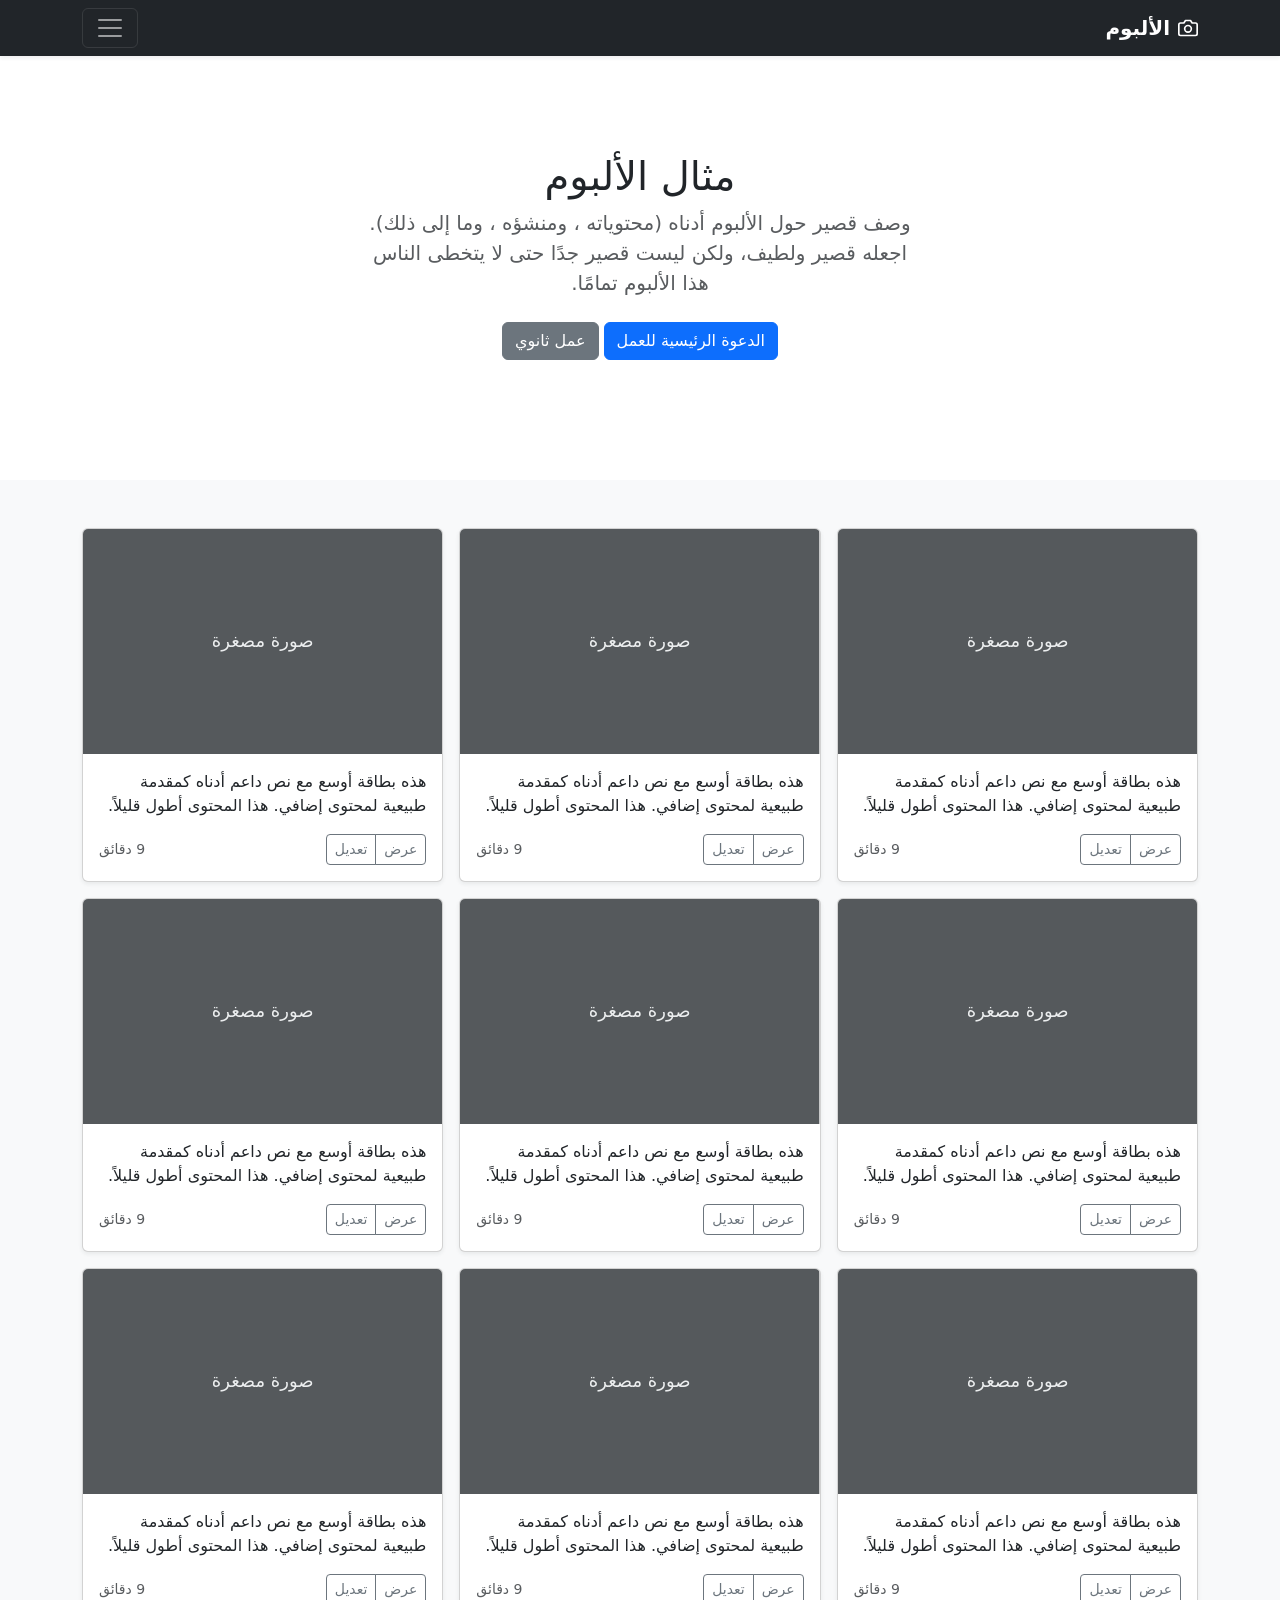
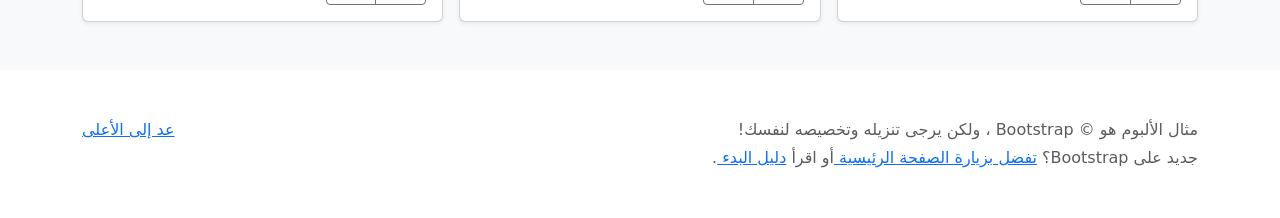
<file: bootstrap/ejemplos/album-rtl/index.html>
<!doctype html>
<html lang="ar" dir="rtl">
  <head>
    <meta charset="utf-8">
    <meta name="viewport" content="width=device-width, initial-scale=1">
    <meta name="description" content="">
    <meta name="author" content="Mark Otto, Jacob Thornton, and Bootstrap contributors">
    <meta name="generator" content="Hugo 0.108.0">
    <title>مثال الألبوم · Bootstrap v5.3</title>

    <link rel="canonical" href="https://getbootstrap.com/docs/5.3/examples/album-rtl/">

    

    

<link href="../assets/dist/css/bootstrap.rtl.min.css" rel="stylesheet">

    <style>
      .bd-placeholder-img {
        font-size: 1.125rem;
        text-anchor: middle;
        -webkit-user-select: none;
        -moz-user-select: none;
        user-select: none;
      }

      @media (min-width: 768px) {
        .bd-placeholder-img-lg {
          font-size: 3.5rem;
        }
      }

      .b-example-divider {
        height: 3rem;
        background-color: rgba(0, 0, 0, .1);
        border: solid rgba(0, 0, 0, .15);
        border-width: 1px 0;
        box-shadow: inset 0 .5em 1.5em rgba(0, 0, 0, .1), inset 0 .125em .5em rgba(0, 0, 0, .15);
      }

      .b-example-vr {
        flex-shrink: 0;
        width: 1.5rem;
        height: 100vh;
      }

      .bi {
        vertical-align: -.125em;
        fill: currentColor;
      }

      .nav-scroller {
        position: relative;
        z-index: 2;
        height: 2.75rem;
        overflow-y: hidden;
      }

      .nav-scroller .nav {
        display: flex;
        flex-wrap: nowrap;
        padding-bottom: 1rem;
        margin-top: -1px;
        overflow-x: auto;
        text-align: center;
        white-space: nowrap;
        -webkit-overflow-scrolling: touch;
      }
    </style>

    
  </head>
  <body>
    
<header>
  <div class="collapse bg-dark" id="navbarHeader">
    <div class="container">
      <div class="row">
        <div class="col-sm-8 col-md-7 py-4">
          <h4 class="text-white">حول</h4>
          <p class="text-muted">أضف بعض المعلومات حول الألبوم، المؤلف، أو أي سياق خلفية آخر. اجعلها بضع جمل حتى يتمكن الزوار من التقاط بعض التلميحات المفيدة. ثم اربطها ببعض مواقع التواصل الاجتماعي أو معلومات الاتصال.</p>
        </div>
        <div class="col-sm-4 offset-md-1 py-4">
          <h4 class="text-white">تواصل معي</h4>
          <ul class="list-unstyled">
            <li><a href="#" class="text-white">تابعني على تويتر</a></li>
            <li><a href="#" class="text-white">شاركني الإعجاب في فيسبوك</a></li>
            <li><a href="#" class="text-white">راسلني على البريد الإلكتروني</a></li>
          </ul>
        </div>
      </div>
    </div>
  </div>
  <div class="navbar navbar-dark bg-dark shadow-sm">
    <div class="container">
      <a href="#" class="navbar-brand d-flex align-items-center">
        <svg xmlns="http://www.w3.org/2000/svg" width="20" height="20" fill="none" stroke="currentColor" stroke-linecap="round" stroke-linejoin="round" stroke-width="2" aria-hidden="true" class="me-2" viewBox="0 0 24 24"><path d="M23 19a2 2 0 0 1-2 2H3a2 2 0 0 1-2-2V8a2 2 0 0 1 2-2h4l2-3h6l2 3h4a2 2 0 0 1 2 2z"/><circle cx="12" cy="13" r="4"/></svg>
        <strong>الألبوم</strong>
      </a>
      <button class="navbar-toggler" type="button" data-bs-toggle="collapse" data-bs-target="#navbarHeader" aria-controls="navbarHeader" aria-expanded="false" aria-label="تبديل التنقل">
        <span class="navbar-toggler-icon"></span>
      </button>
    </div>
  </div>
</header>

<main>

  <section class="py-5 text-center container">
    <div class="row py-lg-5">
      <div class="col-lg-6 col-md-8 mx-auto">
        <h1 class="fw-light">مثال الألبوم</h1>
        <p class="lead text-muted">وصف قصير حول الألبوم أدناه (محتوياته ، ومنشؤه ، وما إلى ذلك). اجعله قصير ولطيف، ولكن ليست قصير جدًا حتى لا يتخطى الناس هذا الألبوم تمامًا.</p>
        <p>
          <a href="#" class="btn btn-primary my-2">الدعوة الرئيسية للعمل</a>
          <a href="#" class="btn btn-secondary my-2">عمل ثانوي</a>
        </p>
      </div>
    </div>
  </section>

  <div class="album py-5 bg-light">
    <div class="container">

      <div class="row row-cols-1 row-cols-sm-2 row-cols-md-3 g-3">
        <div class="col">
          <div class="card shadow-sm">
            <svg class="bd-placeholder-img card-img-top" width="100%" height="225" xmlns="http://www.w3.org/2000/svg" role="img" aria-label="Placeholder: صورة مصغرة" preserveAspectRatio="xMidYMid slice" focusable="false"><title>Placeholder</title><rect width="100%" height="100%" fill="#55595c"/><text x="50%" y="50%" fill="#eceeef" dy=".3em">صورة مصغرة</text></svg>
            <div class="card-body">
              <p class="card-text">هذه بطاقة أوسع مع نص داعم أدناه كمقدمة طبيعية لمحتوى إضافي. هذا المحتوى أطول قليلاً.</p>
              <div class="d-flex justify-content-between align-items-center">
                <div class="btn-group">
                  <button type="button" class="btn btn-sm btn-outline-secondary">عرض</button>
                  <button type="button" class="btn btn-sm btn-outline-secondary">تعديل</button>
                </div>
                <small class="text-muted">9 دقائق</small>
              </div>
            </div>
          </div>
        </div>
        <div class="col">
          <div class="card shadow-sm">
            <svg class="bd-placeholder-img card-img-top" width="100%" height="225" xmlns="http://www.w3.org/2000/svg" role="img" aria-label="Placeholder: صورة مصغرة" preserveAspectRatio="xMidYMid slice" focusable="false"><title>Placeholder</title><rect width="100%" height="100%" fill="#55595c"/><text x="50%" y="50%" fill="#eceeef" dy=".3em">صورة مصغرة</text></svg>
            <div class="card-body">
              <p class="card-text">هذه بطاقة أوسع مع نص داعم أدناه كمقدمة طبيعية لمحتوى إضافي. هذا المحتوى أطول قليلاً.</p>
              <div class="d-flex justify-content-between align-items-center">
                <div class="btn-group">
                  <button type="button" class="btn btn-sm btn-outline-secondary">عرض</button>
                  <button type="button" class="btn btn-sm btn-outline-secondary">تعديل</button>
                </div>
                <small class="text-muted">9 دقائق</small>
              </div>
            </div>
          </div>
        </div>
        <div class="col">
          <div class="card shadow-sm">
            <svg class="bd-placeholder-img card-img-top" width="100%" height="225" xmlns="http://www.w3.org/2000/svg" role="img" aria-label="Placeholder: صورة مصغرة" preserveAspectRatio="xMidYMid slice" focusable="false"><title>Placeholder</title><rect width="100%" height="100%" fill="#55595c"/><text x="50%" y="50%" fill="#eceeef" dy=".3em">صورة مصغرة</text></svg>
            <div class="card-body">
              <p class="card-text">هذه بطاقة أوسع مع نص داعم أدناه كمقدمة طبيعية لمحتوى إضافي. هذا المحتوى أطول قليلاً.</p>
              <div class="d-flex justify-content-between align-items-center">
                <div class="btn-group">
                  <button type="button" class="btn btn-sm btn-outline-secondary">عرض</button>
                  <button type="button" class="btn btn-sm btn-outline-secondary">تعديل</button>
                </div>
                <small class="text-muted">9 دقائق</small>
              </div>
            </div>
          </div>
        </div>

        <div class="col">
          <div class="card shadow-sm">
            <svg class="bd-placeholder-img card-img-top" width="100%" height="225" xmlns="http://www.w3.org/2000/svg" role="img" aria-label="Placeholder: صورة مصغرة" preserveAspectRatio="xMidYMid slice" focusable="false"><title>Placeholder</title><rect width="100%" height="100%" fill="#55595c"/><text x="50%" y="50%" fill="#eceeef" dy=".3em">صورة مصغرة</text></svg>
            <div class="card-body">
              <p class="card-text">هذه بطاقة أوسع مع نص داعم أدناه كمقدمة طبيعية لمحتوى إضافي. هذا المحتوى أطول قليلاً.</p>
              <div class="d-flex justify-content-between align-items-center">
                <div class="btn-group">
                  <button type="button" class="btn btn-sm btn-outline-secondary">عرض</button>
                  <button type="button" class="btn btn-sm btn-outline-secondary">تعديل</button>
                </div>
                <small class="text-muted">9 دقائق</small>
              </div>
            </div>
          </div>
        </div>
        <div class="col">
          <div class="card shadow-sm">
            <svg class="bd-placeholder-img card-img-top" width="100%" height="225" xmlns="http://www.w3.org/2000/svg" role="img" aria-label="Placeholder: صورة مصغرة" preserveAspectRatio="xMidYMid slice" focusable="false"><title>Placeholder</title><rect width="100%" height="100%" fill="#55595c"/><text x="50%" y="50%" fill="#eceeef" dy=".3em">صورة مصغرة</text></svg>
            <div class="card-body">
              <p class="card-text">هذه بطاقة أوسع مع نص داعم أدناه كمقدمة طبيعية لمحتوى إضافي. هذا المحتوى أطول قليلاً.</p>
              <div class="d-flex justify-content-between align-items-center">
                <div class="btn-group">
                  <button type="button" class="btn btn-sm btn-outline-secondary">عرض</button>
                  <button type="button" class="btn btn-sm btn-outline-secondary">تعديل</button>
                </div>
                <small class="text-muted">9 دقائق</small>
              </div>
            </div>
          </div>
        </div>
        <div class="col">
          <div class="card shadow-sm">
            <svg class="bd-placeholder-img card-img-top" width="100%" height="225" xmlns="http://www.w3.org/2000/svg" role="img" aria-label="Placeholder: صورة مصغرة" preserveAspectRatio="xMidYMid slice" focusable="false"><title>Placeholder</title><rect width="100%" height="100%" fill="#55595c"/><text x="50%" y="50%" fill="#eceeef" dy=".3em">صورة مصغرة</text></svg>
            <div class="card-body">
              <p class="card-text">هذه بطاقة أوسع مع نص داعم أدناه كمقدمة طبيعية لمحتوى إضافي. هذا المحتوى أطول قليلاً.</p>
              <div class="d-flex justify-content-between align-items-center">
                <div class="btn-group">
                  <button type="button" class="btn btn-sm btn-outline-secondary">عرض</button>
                  <button type="button" class="btn btn-sm btn-outline-secondary">تعديل</button>
                </div>
                <small class="text-muted">9 دقائق</small>
              </div>
            </div>
          </div>
        </div>

        <div class="col">
          <div class="card shadow-sm">
            <svg class="bd-placeholder-img card-img-top" width="100%" height="225" xmlns="http://www.w3.org/2000/svg" role="img" aria-label="Placeholder: صورة مصغرة" preserveAspectRatio="xMidYMid slice" focusable="false"><title>Placeholder</title><rect width="100%" height="100%" fill="#55595c"/><text x="50%" y="50%" fill="#eceeef" dy=".3em">صورة مصغرة</text></svg>
            <div class="card-body">
              <p class="card-text">هذه بطاقة أوسع مع نص داعم أدناه كمقدمة طبيعية لمحتوى إضافي. هذا المحتوى أطول قليلاً.</p>
              <div class="d-flex justify-content-between align-items-center">
                <div class="btn-group">
                  <button type="button" class="btn btn-sm btn-outline-secondary">عرض</button>
                  <button type="button" class="btn btn-sm btn-outline-secondary">تعديل</button>
                </div>
                <small class="text-muted">9 دقائق</small>
              </div>
            </div>
          </div>
        </div>
        <div class="col">
          <div class="card shadow-sm">
            <svg class="bd-placeholder-img card-img-top" width="100%" height="225" xmlns="http://www.w3.org/2000/svg" role="img" aria-label="Placeholder: صورة مصغرة" preserveAspectRatio="xMidYMid slice" focusable="false"><title>Placeholder</title><rect width="100%" height="100%" fill="#55595c"/><text x="50%" y="50%" fill="#eceeef" dy=".3em">صورة مصغرة</text></svg>
            <div class="card-body">
              <p class="card-text">هذه بطاقة أوسع مع نص داعم أدناه كمقدمة طبيعية لمحتوى إضافي. هذا المحتوى أطول قليلاً.</p>
              <div class="d-flex justify-content-between align-items-center">
                <div class="btn-group">
                  <button type="button" class="btn btn-sm btn-outline-secondary">عرض</button>
                  <button type="button" class="btn btn-sm btn-outline-secondary">تعديل</button>
                </div>
                <small class="text-muted">9 دقائق</small>
              </div>
            </div>
          </div>
        </div>
        <div class="col">
          <div class="card shadow-sm">
            <svg class="bd-placeholder-img card-img-top" width="100%" height="225" xmlns="http://www.w3.org/2000/svg" role="img" aria-label="Placeholder: صورة مصغرة" preserveAspectRatio="xMidYMid slice" focusable="false"><title>Placeholder</title><rect width="100%" height="100%" fill="#55595c"/><text x="50%" y="50%" fill="#eceeef" dy=".3em">صورة مصغرة</text></svg>
            <div class="card-body">
              <p class="card-text">هذه بطاقة أوسع مع نص داعم أدناه كمقدمة طبيعية لمحتوى إضافي. هذا المحتوى أطول قليلاً.</p>
              <div class="d-flex justify-content-between align-items-center">
                <div class="btn-group">
                  <button type="button" class="btn btn-sm btn-outline-secondary">عرض</button>
                  <button type="button" class="btn btn-sm btn-outline-secondary">تعديل</button>
                </div>
                <small class="text-muted">9 دقائق</small>
              </div>
            </div>
          </div>
        </div>
      </div>
    </div>
  </div>

</main>

<footer class="text-muted py-5">
  <div class="container">
    <p class="float-end mb-1">
      <a href="#">عد إلى الأعلى</a>
    </p>
    <p class="mb-1">مثال الألبوم هو © Bootstrap ، ولكن يرجى تنزيله وتخصيصه لنفسك!</p>
    <p class="mb-0">جديد على Bootstrap؟ <a href="/"> تفضل بزيارة الصفحة الرئيسية </a> أو اقرأ <a href="../getting-started/introduction/ "> دليل البدء </a>.</p>
  </div>
</footer>


    <script src="../assets/dist/js/bootstrap.bundle.min.js"></script>

      
  </body>
</html>
</file>
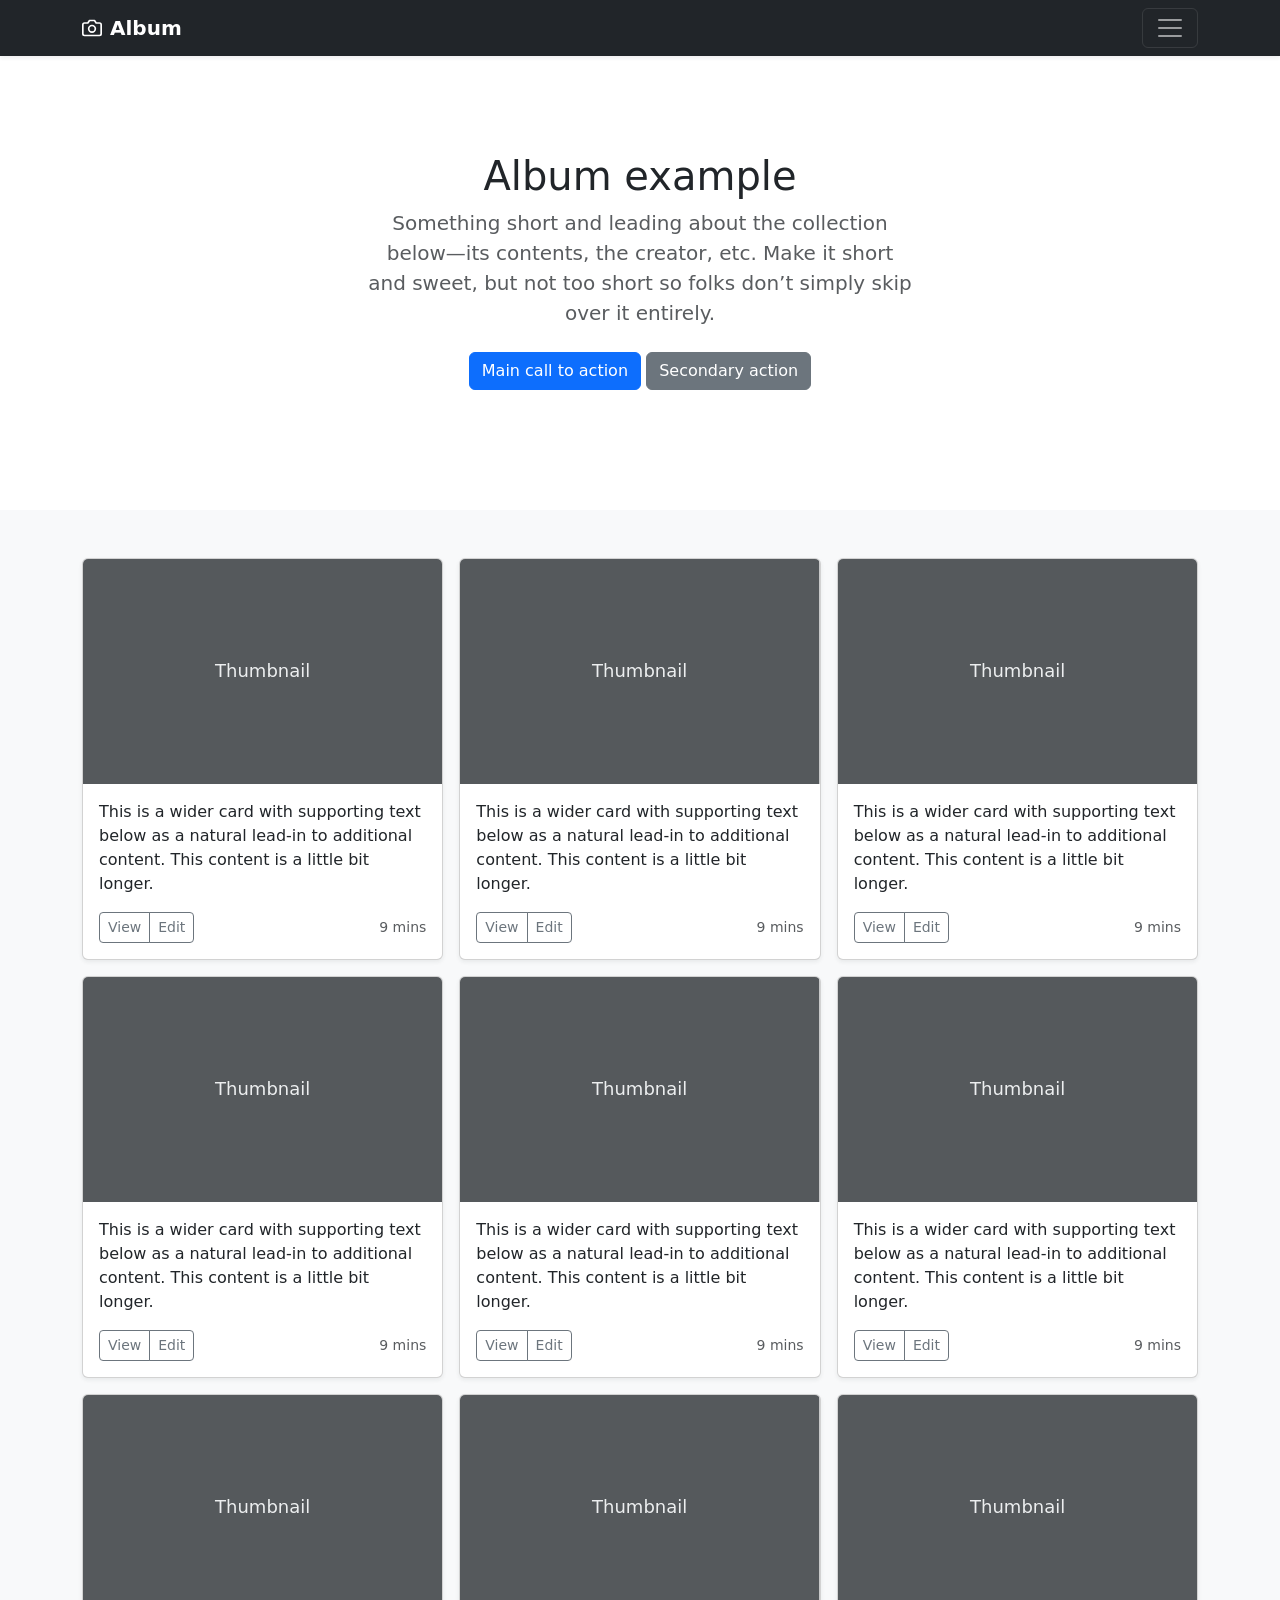
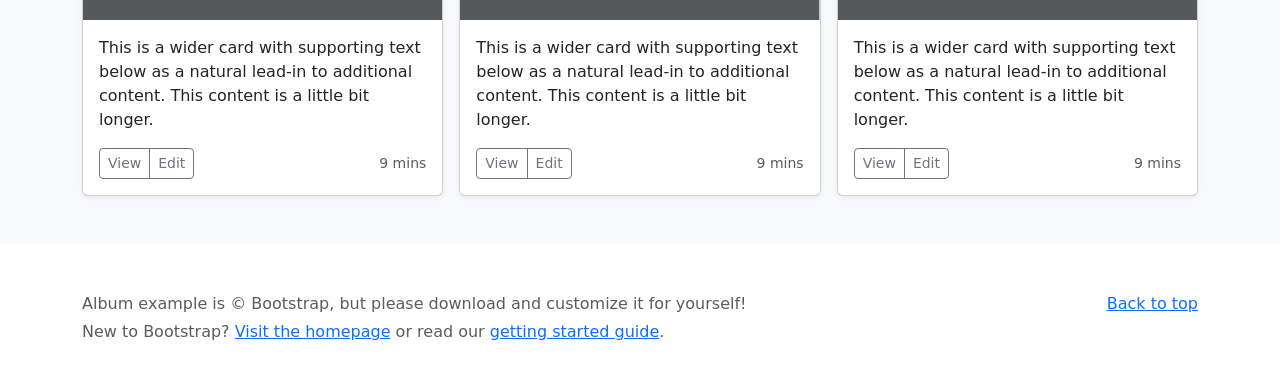
<file: bootstrap/ejemplos/album/index.html>
<!doctype html>
<html lang="en">
  <head>
    <meta charset="utf-8">
    <meta name="viewport" content="width=device-width, initial-scale=1">
    <meta name="description" content="">
    <meta name="author" content="Mark Otto, Jacob Thornton, and Bootstrap contributors">
    <meta name="generator" content="Hugo 0.108.0">
    <title>Album example · Bootstrap v5.3</title>

    <link rel="canonical" href="https://getbootstrap.com/docs/5.3/examples/album/">

    

    

<link href="../assets/dist/css/bootstrap.min.css" rel="stylesheet">

    <style>
      .bd-placeholder-img {
        font-size: 1.125rem;
        text-anchor: middle;
        -webkit-user-select: none;
        -moz-user-select: none;
        user-select: none;
      }

      @media (min-width: 768px) {
        .bd-placeholder-img-lg {
          font-size: 3.5rem;
        }
      }

      .b-example-divider {
        height: 3rem;
        background-color: rgba(0, 0, 0, .1);
        border: solid rgba(0, 0, 0, .15);
        border-width: 1px 0;
        box-shadow: inset 0 .5em 1.5em rgba(0, 0, 0, .1), inset 0 .125em .5em rgba(0, 0, 0, .15);
      }

      .b-example-vr {
        flex-shrink: 0;
        width: 1.5rem;
        height: 100vh;
      }

      .bi {
        vertical-align: -.125em;
        fill: currentColor;
      }

      .nav-scroller {
        position: relative;
        z-index: 2;
        height: 2.75rem;
        overflow-y: hidden;
      }

      .nav-scroller .nav {
        display: flex;
        flex-wrap: nowrap;
        padding-bottom: 1rem;
        margin-top: -1px;
        overflow-x: auto;
        text-align: center;
        white-space: nowrap;
        -webkit-overflow-scrolling: touch;
      }
    </style>

    
  </head>
  <body>
    
<header>
  <div class="collapse bg-dark" id="navbarHeader">
    <div class="container">
      <div class="row">
        <div class="col-sm-8 col-md-7 py-4">
          <h4 class="text-white">About</h4>
          <p class="text-muted">Add some information about the album below, the author, or any other background context. Make it a few sentences long so folks can pick up some informative tidbits. Then, link them off to some social networking sites or contact information.</p>
        </div>
        <div class="col-sm-4 offset-md-1 py-4">
          <h4 class="text-white">Contact</h4>
          <ul class="list-unstyled">
            <li><a href="#" class="text-white">Follow on Twitter</a></li>
            <li><a href="#" class="text-white">Like on Facebook</a></li>
            <li><a href="#" class="text-white">Email me</a></li>
          </ul>
        </div>
      </div>
    </div>
  </div>
  <div class="navbar navbar-dark bg-dark shadow-sm">
    <div class="container">
      <a href="#" class="navbar-brand d-flex align-items-center">
        <svg xmlns="http://www.w3.org/2000/svg" width="20" height="20" fill="none" stroke="currentColor" stroke-linecap="round" stroke-linejoin="round" stroke-width="2" aria-hidden="true" class="me-2" viewBox="0 0 24 24"><path d="M23 19a2 2 0 0 1-2 2H3a2 2 0 0 1-2-2V8a2 2 0 0 1 2-2h4l2-3h6l2 3h4a2 2 0 0 1 2 2z"/><circle cx="12" cy="13" r="4"/></svg>
        <strong>Album</strong>
      </a>
      <button class="navbar-toggler" type="button" data-bs-toggle="collapse" data-bs-target="#navbarHeader" aria-controls="navbarHeader" aria-expanded="false" aria-label="Toggle navigation">
        <span class="navbar-toggler-icon"></span>
      </button>
    </div>
  </div>
</header>

<main>

  <section class="py-5 text-center container">
    <div class="row py-lg-5">
      <div class="col-lg-6 col-md-8 mx-auto">
        <h1 class="fw-light">Album example</h1>
        <p class="lead text-muted">Something short and leading about the collection below—its contents, the creator, etc. Make it short and sweet, but not too short so folks don’t simply skip over it entirely.</p>
        <p>
          <a href="#" class="btn btn-primary my-2">Main call to action</a>
          <a href="#" class="btn btn-secondary my-2">Secondary action</a>
        </p>
      </div>
    </div>
  </section>

  <div class="album py-5 bg-light">
    <div class="container">

      <div class="row row-cols-1 row-cols-sm-2 row-cols-md-3 g-3">
        <div class="col">
          <div class="card shadow-sm">
            <svg class="bd-placeholder-img card-img-top" width="100%" height="225" xmlns="http://www.w3.org/2000/svg" role="img" aria-label="Placeholder: Thumbnail" preserveAspectRatio="xMidYMid slice" focusable="false"><title>Placeholder</title><rect width="100%" height="100%" fill="#55595c"/><text x="50%" y="50%" fill="#eceeef" dy=".3em">Thumbnail</text></svg>
            <div class="card-body">
              <p class="card-text">This is a wider card with supporting text below as a natural lead-in to additional content. This content is a little bit longer.</p>
              <div class="d-flex justify-content-between align-items-center">
                <div class="btn-group">
                  <button type="button" class="btn btn-sm btn-outline-secondary">View</button>
                  <button type="button" class="btn btn-sm btn-outline-secondary">Edit</button>
                </div>
                <small class="text-muted">9 mins</small>
              </div>
            </div>
          </div>
        </div>
        <div class="col">
          <div class="card shadow-sm">
            <svg class="bd-placeholder-img card-img-top" width="100%" height="225" xmlns="http://www.w3.org/2000/svg" role="img" aria-label="Placeholder: Thumbnail" preserveAspectRatio="xMidYMid slice" focusable="false"><title>Placeholder</title><rect width="100%" height="100%" fill="#55595c"/><text x="50%" y="50%" fill="#eceeef" dy=".3em">Thumbnail</text></svg>
            <div class="card-body">
              <p class="card-text">This is a wider card with supporting text below as a natural lead-in to additional content. This content is a little bit longer.</p>
              <div class="d-flex justify-content-between align-items-center">
                <div class="btn-group">
                  <button type="button" class="btn btn-sm btn-outline-secondary">View</button>
                  <button type="button" class="btn btn-sm btn-outline-secondary">Edit</button>
                </div>
                <small class="text-muted">9 mins</small>
              </div>
            </div>
          </div>
        </div>
        <div class="col">
          <div class="card shadow-sm">
            <svg class="bd-placeholder-img card-img-top" width="100%" height="225" xmlns="http://www.w3.org/2000/svg" role="img" aria-label="Placeholder: Thumbnail" preserveAspectRatio="xMidYMid slice" focusable="false"><title>Placeholder</title><rect width="100%" height="100%" fill="#55595c"/><text x="50%" y="50%" fill="#eceeef" dy=".3em">Thumbnail</text></svg>
            <div class="card-body">
              <p class="card-text">This is a wider card with supporting text below as a natural lead-in to additional content. This content is a little bit longer.</p>
              <div class="d-flex justify-content-between align-items-center">
                <div class="btn-group">
                  <button type="button" class="btn btn-sm btn-outline-secondary">View</button>
                  <button type="button" class="btn btn-sm btn-outline-secondary">Edit</button>
                </div>
                <small class="text-muted">9 mins</small>
              </div>
            </div>
          </div>
        </div>

        <div class="col">
          <div class="card shadow-sm">
            <svg class="bd-placeholder-img card-img-top" width="100%" height="225" xmlns="http://www.w3.org/2000/svg" role="img" aria-label="Placeholder: Thumbnail" preserveAspectRatio="xMidYMid slice" focusable="false"><title>Placeholder</title><rect width="100%" height="100%" fill="#55595c"/><text x="50%" y="50%" fill="#eceeef" dy=".3em">Thumbnail</text></svg>
            <div class="card-body">
              <p class="card-text">This is a wider card with supporting text below as a natural lead-in to additional content. This content is a little bit longer.</p>
              <div class="d-flex justify-content-between align-items-center">
                <div class="btn-group">
                  <button type="button" class="btn btn-sm btn-outline-secondary">View</button>
                  <button type="button" class="btn btn-sm btn-outline-secondary">Edit</button>
                </div>
                <small class="text-muted">9 mins</small>
              </div>
            </div>
          </div>
        </div>
        <div class="col">
          <div class="card shadow-sm">
            <svg class="bd-placeholder-img card-img-top" width="100%" height="225" xmlns="http://www.w3.org/2000/svg" role="img" aria-label="Placeholder: Thumbnail" preserveAspectRatio="xMidYMid slice" focusable="false"><title>Placeholder</title><rect width="100%" height="100%" fill="#55595c"/><text x="50%" y="50%" fill="#eceeef" dy=".3em">Thumbnail</text></svg>
            <div class="card-body">
              <p class="card-text">This is a wider card with supporting text below as a natural lead-in to additional content. This content is a little bit longer.</p>
              <div class="d-flex justify-content-between align-items-center">
                <div class="btn-group">
                  <button type="button" class="btn btn-sm btn-outline-secondary">View</button>
                  <button type="button" class="btn btn-sm btn-outline-secondary">Edit</button>
                </div>
                <small class="text-muted">9 mins</small>
              </div>
            </div>
          </div>
        </div>
        <div class="col">
          <div class="card shadow-sm">
            <svg class="bd-placeholder-img card-img-top" width="100%" height="225" xmlns="http://www.w3.org/2000/svg" role="img" aria-label="Placeholder: Thumbnail" preserveAspectRatio="xMidYMid slice" focusable="false"><title>Placeholder</title><rect width="100%" height="100%" fill="#55595c"/><text x="50%" y="50%" fill="#eceeef" dy=".3em">Thumbnail</text></svg>
            <div class="card-body">
              <p class="card-text">This is a wider card with supporting text below as a natural lead-in to additional content. This content is a little bit longer.</p>
              <div class="d-flex justify-content-between align-items-center">
                <div class="btn-group">
                  <button type="button" class="btn btn-sm btn-outline-secondary">View</button>
                  <button type="button" class="btn btn-sm btn-outline-secondary">Edit</button>
                </div>
                <small class="text-muted">9 mins</small>
              </div>
            </div>
          </div>
        </div>

        <div class="col">
          <div class="card shadow-sm">
            <svg class="bd-placeholder-img card-img-top" width="100%" height="225" xmlns="http://www.w3.org/2000/svg" role="img" aria-label="Placeholder: Thumbnail" preserveAspectRatio="xMidYMid slice" focusable="false"><title>Placeholder</title><rect width="100%" height="100%" fill="#55595c"/><text x="50%" y="50%" fill="#eceeef" dy=".3em">Thumbnail</text></svg>
            <div class="card-body">
              <p class="card-text">This is a wider card with supporting text below as a natural lead-in to additional content. This content is a little bit longer.</p>
              <div class="d-flex justify-content-between align-items-center">
                <div class="btn-group">
                  <button type="button" class="btn btn-sm btn-outline-secondary">View</button>
                  <button type="button" class="btn btn-sm btn-outline-secondary">Edit</button>
                </div>
                <small class="text-muted">9 mins</small>
              </div>
            </div>
          </div>
        </div>
        <div class="col">
          <div class="card shadow-sm">
            <svg class="bd-placeholder-img card-img-top" width="100%" height="225" xmlns="http://www.w3.org/2000/svg" role="img" aria-label="Placeholder: Thumbnail" preserveAspectRatio="xMidYMid slice" focusable="false"><title>Placeholder</title><rect width="100%" height="100%" fill="#55595c"/><text x="50%" y="50%" fill="#eceeef" dy=".3em">Thumbnail</text></svg>
            <div class="card-body">
              <p class="card-text">This is a wider card with supporting text below as a natural lead-in to additional content. This content is a little bit longer.</p>
              <div class="d-flex justify-content-between align-items-center">
                <div class="btn-group">
                  <button type="button" class="btn btn-sm btn-outline-secondary">View</button>
                  <button type="button" class="btn btn-sm btn-outline-secondary">Edit</button>
                </div>
                <small class="text-muted">9 mins</small>
              </div>
            </div>
          </div>
        </div>
        <div class="col">
          <div class="card shadow-sm">
            <svg class="bd-placeholder-img card-img-top" width="100%" height="225" xmlns="http://www.w3.org/2000/svg" role="img" aria-label="Placeholder: Thumbnail" preserveAspectRatio="xMidYMid slice" focusable="false"><title>Placeholder</title><rect width="100%" height="100%" fill="#55595c"/><text x="50%" y="50%" fill="#eceeef" dy=".3em">Thumbnail</text></svg>
            <div class="card-body">
              <p class="card-text">This is a wider card with supporting text below as a natural lead-in to additional content. This content is a little bit longer.</p>
              <div class="d-flex justify-content-between align-items-center">
                <div class="btn-group">
                  <button type="button" class="btn btn-sm btn-outline-secondary">View</button>
                  <button type="button" class="btn btn-sm btn-outline-secondary">Edit</button>
                </div>
                <small class="text-muted">9 mins</small>
              </div>
            </div>
          </div>
        </div>
      </div>
    </div>
  </div>

</main>

<footer class="text-muted py-5">
  <div class="container">
    <p class="float-end mb-1">
      <a href="#">Back to top</a>
    </p>
    <p class="mb-1">Album example is &copy; Bootstrap, but please download and customize it for yourself!</p>
    <p class="mb-0">New to Bootstrap? <a href="/">Visit the homepage</a> or read our <a href="../getting-started/introduction/">getting started guide</a>.</p>
  </div>
</footer>


    <script src="../assets/dist/js/bootstrap.bundle.min.js"></script>

      
  </body>
</html>
</file>
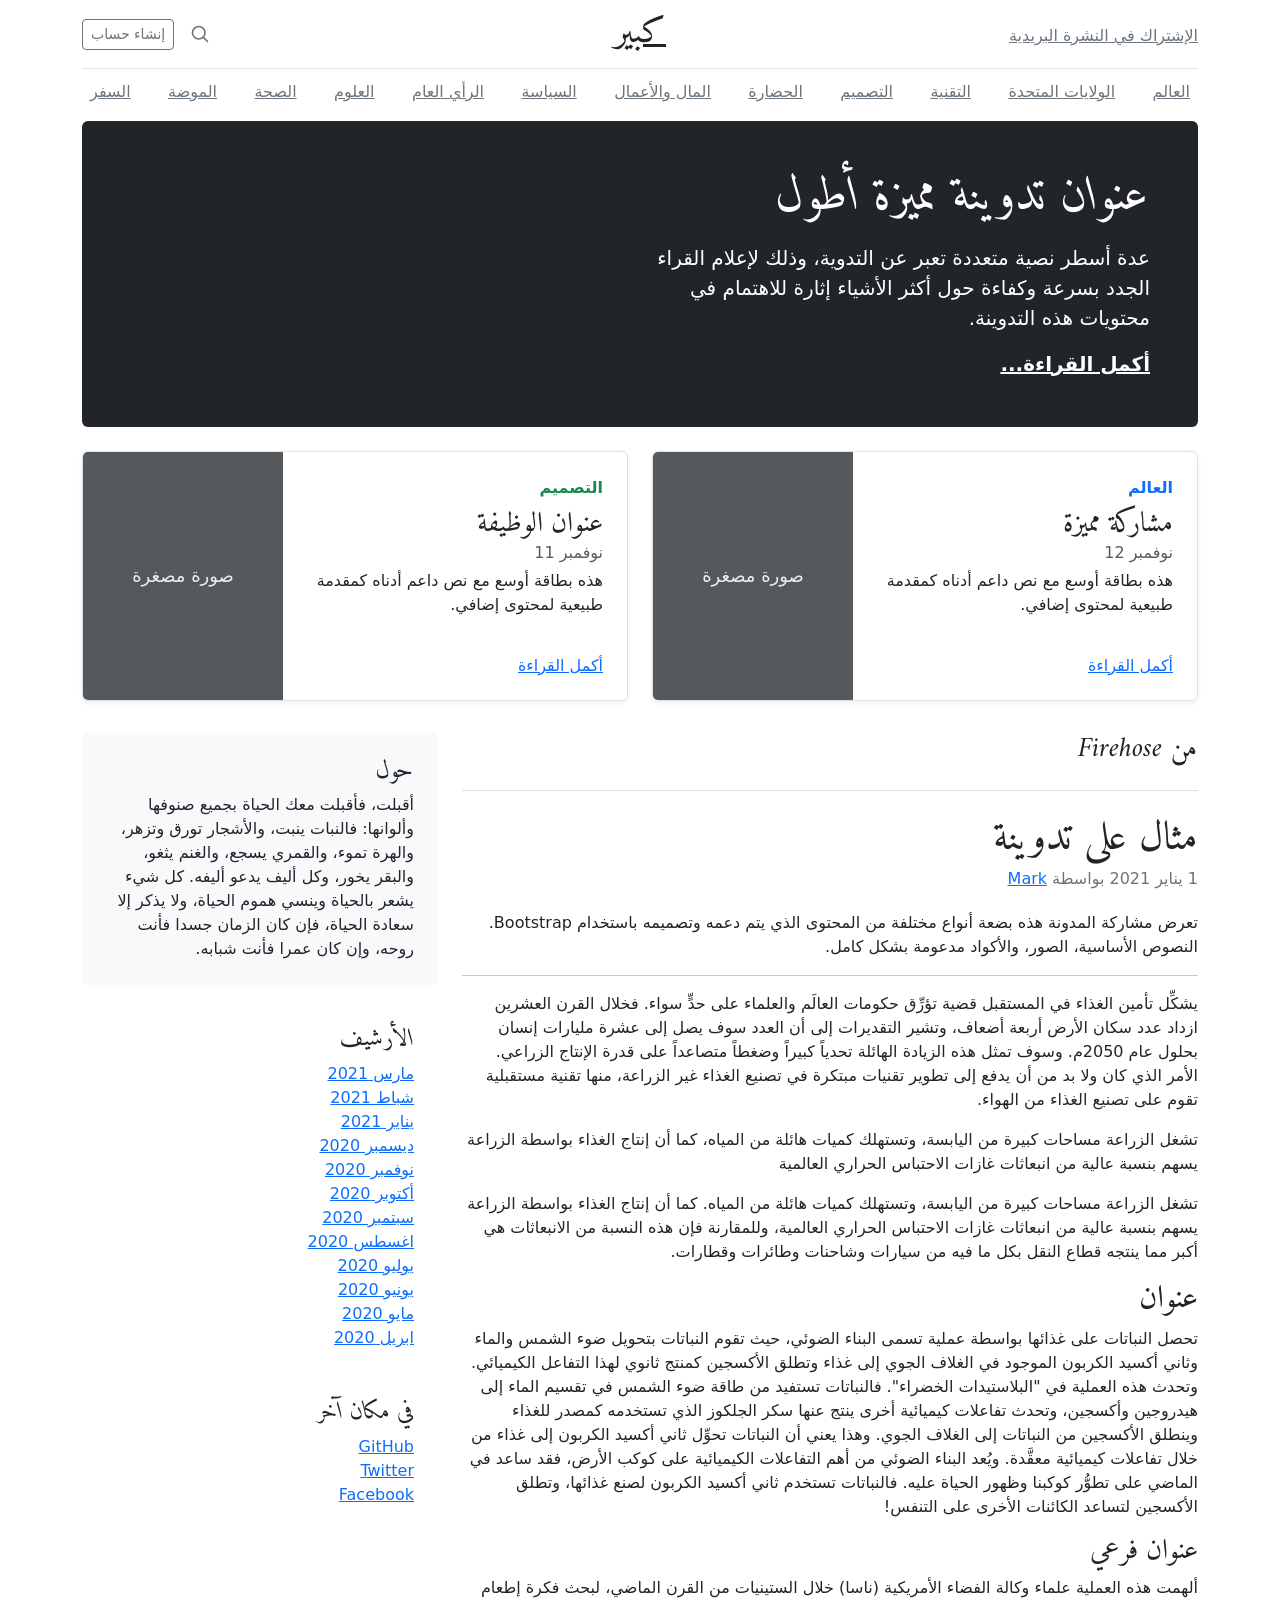
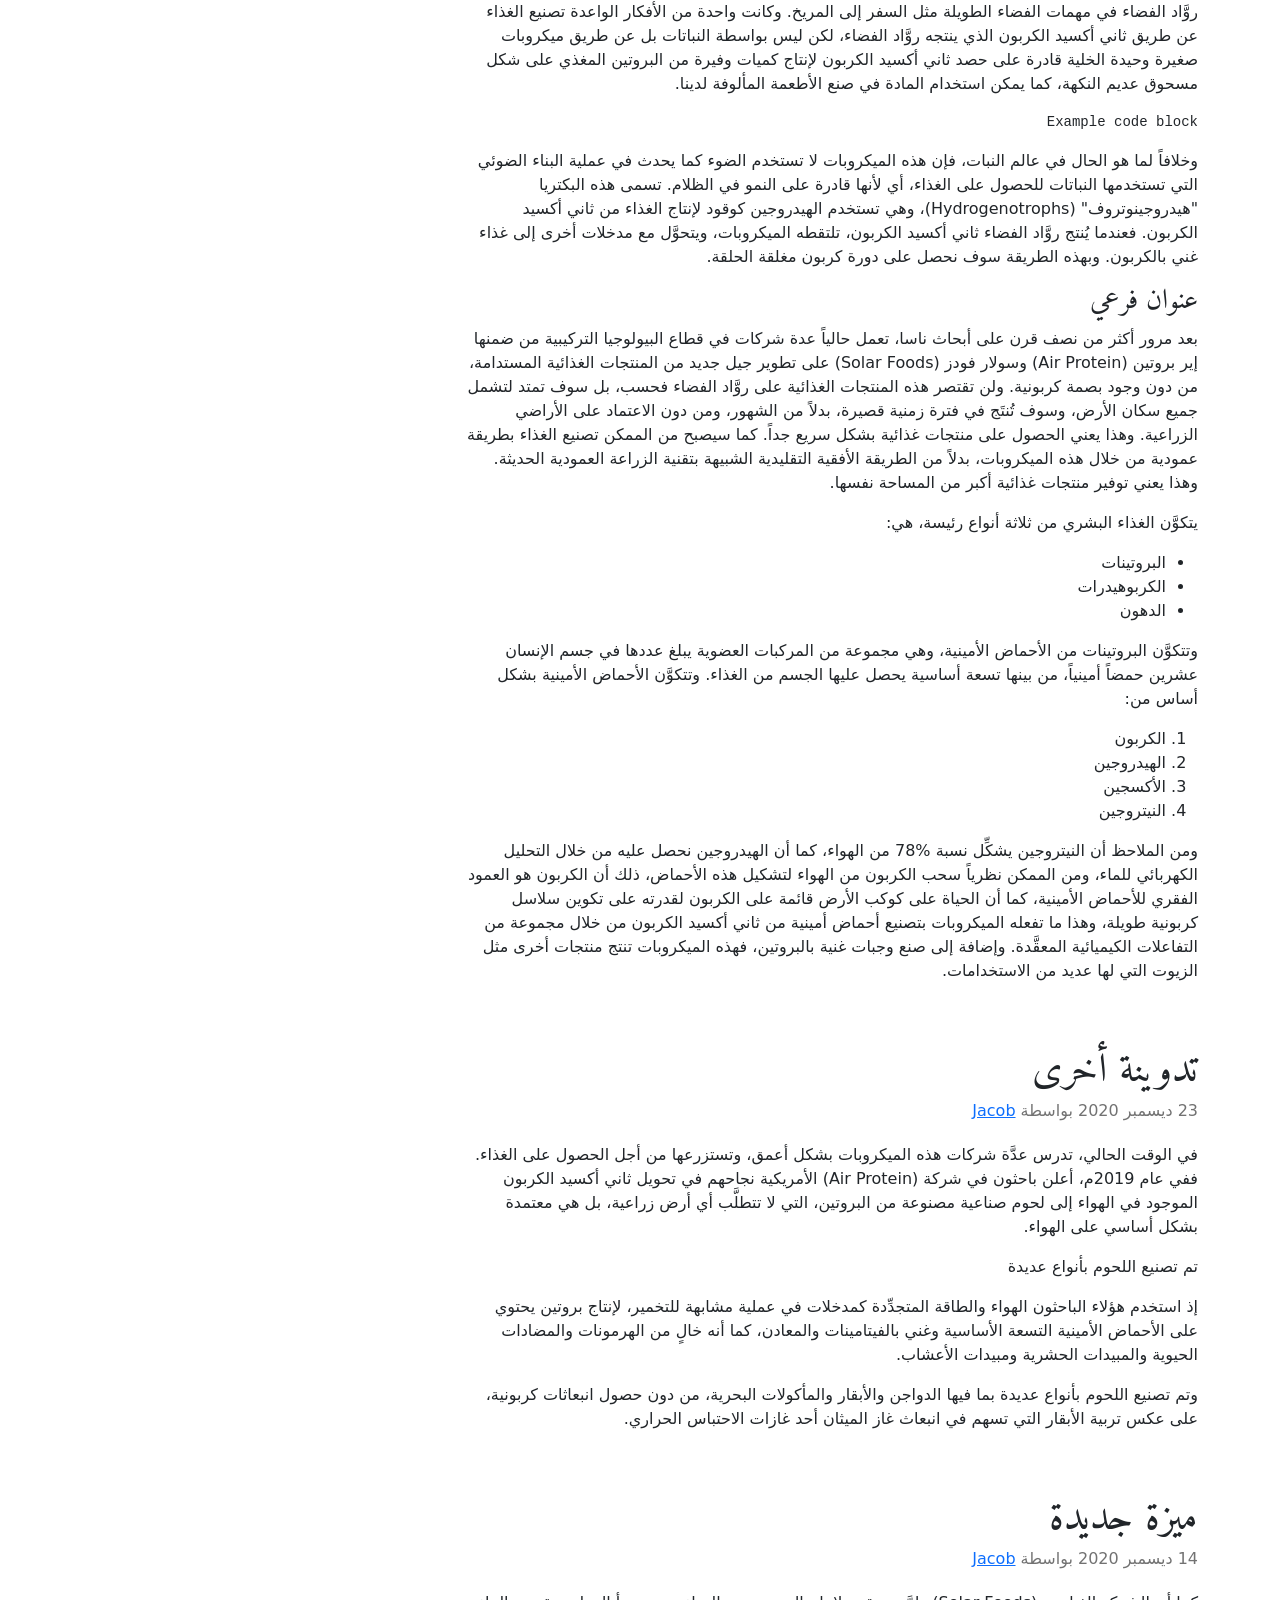
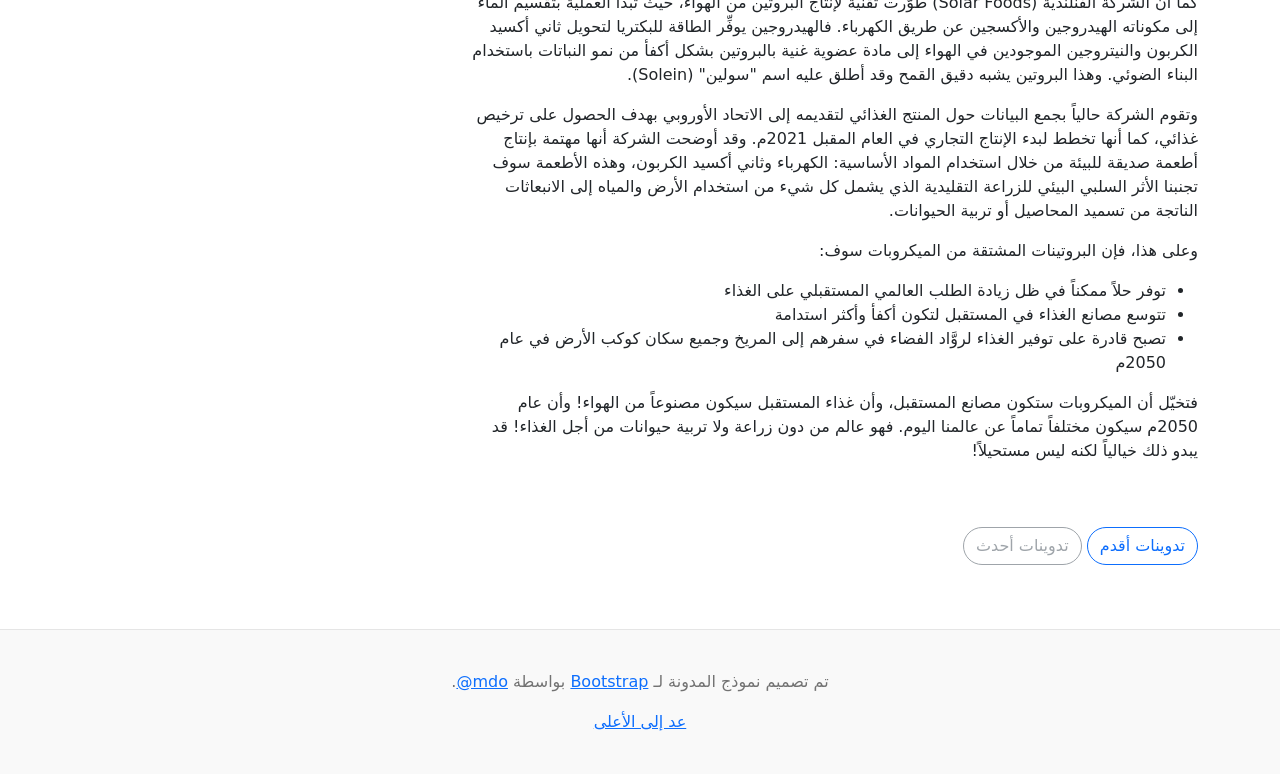
<file: bootstrap/ejemplos/blog-rtl/index.html>
<!doctype html>
<html lang="ar" dir="rtl">
  <head>
    <meta charset="utf-8">
    <meta name="viewport" content="width=device-width, initial-scale=1">
    <meta name="description" content="">
    <meta name="author" content="Mark Otto, Jacob Thornton, and Bootstrap contributors">
    <meta name="generator" content="Hugo 0.108.0">
    <title>قالب المدونة · Bootstrap v5.3</title>

    <link rel="canonical" href="https://getbootstrap.com/docs/5.3/examples/blog-rtl/">

    

    

<link href="../assets/dist/css/bootstrap.rtl.min.css" rel="stylesheet">

    <style>
      .bd-placeholder-img {
        font-size: 1.125rem;
        text-anchor: middle;
        -webkit-user-select: none;
        -moz-user-select: none;
        user-select: none;
      }

      @media (min-width: 768px) {
        .bd-placeholder-img-lg {
          font-size: 3.5rem;
        }
      }

      .b-example-divider {
        height: 3rem;
        background-color: rgba(0, 0, 0, .1);
        border: solid rgba(0, 0, 0, .15);
        border-width: 1px 0;
        box-shadow: inset 0 .5em 1.5em rgba(0, 0, 0, .1), inset 0 .125em .5em rgba(0, 0, 0, .15);
      }

      .b-example-vr {
        flex-shrink: 0;
        width: 1.5rem;
        height: 100vh;
      }

      .bi {
        vertical-align: -.125em;
        fill: currentColor;
      }

      .nav-scroller {
        position: relative;
        z-index: 2;
        height: 2.75rem;
        overflow-y: hidden;
      }

      .nav-scroller .nav {
        display: flex;
        flex-wrap: nowrap;
        padding-bottom: 1rem;
        margin-top: -1px;
        overflow-x: auto;
        text-align: center;
        white-space: nowrap;
        -webkit-overflow-scrolling: touch;
      }
    </style>

    
    <!-- Custom styles for this template -->
    <link href="https://fonts.googleapis.com/css?family=Amiri:wght@400;700&amp;display=swap" rel="stylesheet">
    <!-- Custom styles for this template -->
    <link href="../blog/blog.rtl.css" rel="stylesheet">
  </head>
  <body>
    
<div class="container">
  <header class="blog-header lh-1 py-3">
    <div class="row flex-nowrap justify-content-between align-items-center">
      <div class="col-4 pt-1">
        <a class="link-secondary" href="#">الإشتراك في النشرة البريدية</a>
      </div>
      <div class="col-4 text-center">
        <a class="blog-header-logo text-dark" href="#">كبير</a>
      </div>
      <div class="col-4 d-flex justify-content-end align-items-center">
        <a class="link-secondary" href="#" aria-label="بحث">
          <svg xmlns="http://www.w3.org/2000/svg" width="20" height="20" fill="none" stroke="currentColor" stroke-linecap="round" stroke-linejoin="round" stroke-width="2" class="mx-3" role="img" viewBox="0 0 24 24"><title>بحث</title><circle cx="10.5" cy="10.5" r="7.5"/><path d="M21 21l-5.2-5.2"/></svg>
        </a>
        <a class="btn btn-sm btn-outline-secondary" href="#">إنشاء حساب</a>
      </div>
    </div>
  </header>

  <div class="nav-scroller py-1 mb-2">
    <nav class="nav d-flex justify-content-between">
      <a class="p-2 link-secondary" href="#">العالم</a>
      <a class="p-2 link-secondary" href="#">الولايات المتحدة</a>
      <a class="p-2 link-secondary" href="#">التقنية</a>
      <a class="p-2 link-secondary" href="#">التصميم</a>
      <a class="p-2 link-secondary" href="#">الحضارة</a>
      <a class="p-2 link-secondary" href="#">المال والأعمال</a>
      <a class="p-2 link-secondary" href="#">السياسة</a>
      <a class="p-2 link-secondary" href="#">الرأي العام</a>
      <a class="p-2 link-secondary" href="#">العلوم</a>
      <a class="p-2 link-secondary" href="#">الصحة</a>
      <a class="p-2 link-secondary" href="#">الموضة</a>
      <a class="p-2 link-secondary" href="#">السفر</a>
    </nav>
  </div>
</div>

<main class="container">
  <div class="p-4 p-md-5 mb-4 rounded text-bg-dark">
    <div class="col-md-6 px-0">
      <h1 class="display-4 fst-italic">عنوان تدوينة مميزة أطول</h1>
      <p class="lead my-3">عدة أسطر نصية متعددة تعبر عن التدوية، وذلك لإعلام القراء الجدد بسرعة وكفاءة حول أكثر الأشياء إثارة للاهتمام في محتويات هذه التدوينة.</p>
      <p class="lead mb-0"><a href="#" class="text-white fw-bold">أكمل القراءة...</a></p>
    </div>
  </div>

  <div class="row mb-2">
    <div class="col-md-6">
      <div class="row g-0 border rounded overflow-hidden flex-md-row mb-4 shadow-sm h-md-250 position-relative">
        <div class="col p-4 d-flex flex-column position-static">
          <strong class="d-inline-block mb-2 text-primary">العالم</strong>
          <h3 class="mb-0">مشاركة مميزة</h3>
          <div class="mb-1 text-muted">نوفمبر 12</div>
          <p class="card-text mb-auto">هذه بطاقة أوسع مع نص داعم أدناه كمقدمة طبيعية لمحتوى إضافي.</p>
          <a href="#" class="stretched-link">أكمل القراءة</a>
        </div>
        <div class="col-auto d-none d-lg-block">
          <svg class="bd-placeholder-img" width="200" height="250" xmlns="http://www.w3.org/2000/svg" role="img" aria-label="Placeholder: صورة مصغرة" preserveAspectRatio="xMidYMid slice" focusable="false"><title>Placeholder</title><rect width="100%" height="100%" fill="#55595c"/><text x="50%" y="50%" fill="#eceeef" dy=".3em">صورة مصغرة</text></svg>
        </div>
      </div>
    </div>
    <div class="col-md-6">
      <div class="row g-0 border rounded overflow-hidden flex-md-row mb-4 shadow-sm h-md-250 position-relative">
        <div class="col p-4 d-flex flex-column position-static">
          <strong class="d-inline-block mb-2 text-success">التصميم</strong>
          <h3 class="mb-0">عنوان الوظيفة</h3>
          <div class="mb-1 text-muted">نوفمبر 11</div>
          <p class="mb-auto">هذه بطاقة أوسع مع نص داعم أدناه كمقدمة طبيعية لمحتوى إضافي.</p>
          <a href="#" class="stretched-link">أكمل القراءة</a>
        </div>
        <div class="col-auto d-none d-lg-block">
          <svg class="bd-placeholder-img" width="200" height="250" xmlns="http://www.w3.org/2000/svg" role="img" aria-label="Placeholder: صورة مصغرة" preserveAspectRatio="xMidYMid slice" focusable="false"><title>Placeholder</title><rect width="100%" height="100%" fill="#55595c"/><text x="50%" y="50%" fill="#eceeef" dy=".3em">صورة مصغرة</text></svg>
        </div>
      </div>
    </div>
  </div>

  <div class="row">
    <div class="col-md-8">
      <h3 class="pb-4 mb-4 fst-italic border-bottom">
        من Firehose
      </h3>

      <article class="blog-post">
        <h2 class="blog-post-title mb-1">مثال على تدوينة</h2>
        <p class="blog-post-meta">1 يناير 2021 بواسطة <a href="#"> Mark </a></p>

        <p>تعرض مشاركة المدونة هذه بضعة أنواع مختلفة من المحتوى الذي يتم دعمه وتصميمه باستخدام Bootstrap. النصوص الأساسية، الصور، والأكواد مدعومة بشكل كامل.</p>
        <hr>
        <p>يشكِّل تأمين الغذاء في المستقبل قضية تؤرِّق حكومات العالَم والعلماء على حدٍّ سواء. فخلال القرن العشرين ازداد عدد سكان الأرض أربعة أضعاف، وتشير التقديرات إلى أن العدد سوف يصل إلى عشرة مليارات إنسان بحلول عام 2050م. وسوف تمثل هذه الزيادة الهائلة تحدياً كبيراً وضغطاً متصاعداً على قدرة الإنتاج الزراعي. الأمر الذي كان ولا بد من أن يدفع إلى تطوير تقنيات مبتكرة في تصنيع الغذاء غير الزراعة، منها تقنية مستقبلية تقوم على تصنيع الغذاء من الهواء.</p>
        <blockquote>
          <p>تشغل الزراعة مساحات كبيرة من اليابسة، وتستهلك كميات هائلة من المياه، كما أن إنتاج الغذاء بواسطة الزراعة يسهم بنسبة عالية من انبعاثات غازات الاحتباس الحراري العالمية</p>
        </blockquote>
        <p>تشغل الزراعة مساحات كبيرة من اليابسة، وتستهلك كميات هائلة من المياه. كما أن إنتاج الغذاء بواسطة الزراعة يسهم بنسبة عالية من انبعاثات غازات الاحتباس الحراري العالمية، وللمقارنة فإن هذه النسبة من الانبعاثات هي أكبر مما ينتجه قطاع النقل بكل ما فيه من سيارات وشاحنات وطائرات وقطارات.</p>
        <h2>عنوان</h2>
        <p>تحصل النباتات على غذائها بواسطة عملية تسمى البناء الضوئي، حيث تقوم النباتات بتحويل ضوء الشمس والماء وثاني أكسيد الكربون الموجود في الغلاف الجوي إلى غذاء وتطلق الأكسجين كمنتج ثانوي لهذا التفاعل الكيميائي. وتحدث هذه العملية في "البلاستيدات الخضراء". فالنباتات تستفيد من طاقة ضوء الشمس في تقسيم الماء إلى هيدروجين وأكسجين، وتحدث تفاعلات كيميائية أخرى ينتج عنها سكر الجلكوز الذي تستخدمه كمصدر للغذاء وينطلق الأكسجين من النباتات إلى الغلاف الجوي. وهذا يعني أن النباتات تحوِّل ثاني أكسيد الكربون إلى غذاء من خلال تفاعلات كيميائية معقَّدة. ويُعد البناء الضوئي من أهم التفاعلات الكيميائية على كوكب الأرض، فقد ساعد في الماضي على تطوُّر كوكبنا وظهور الحياة عليه. فالنباتات تستخدم ثاني أكسيد الكربون لصنع غذائها، وتطلق الأكسجين لتساعد الكائنات الأخرى على التنفس!</p>
        <h3>عنوان فرعي</h3>
        <p>ألهمت هذه العملية علماء وكالة الفضاء الأمريكية (ناسا) خلال الستينيات من القرن الماضي، لبحث فكرة إطعام روَّاد الفضاء في مهمات الفضاء الطويلة مثل السفر إلى المريخ. وكانت واحدة من الأفكار الواعدة تصنيع الغذاء عن طريق ثاني أكسيد الكربون الذي ينتجه روَّاد الفضاء، لكن ليس بواسطة النباتات بل عن طريق ميكروبات صغيرة وحيدة الخلية قادرة على حصد ثاني أكسيد الكربون لإنتاج كميات وفيرة من البروتين المغذي على شكل مسحوق عديم النكهة، كما يمكن استخدام المادة في صنع الأطعمة المألوفة لدينا.</p>
        <pre><code>Example code block</code></pre>
        <p>وخلافاً لما هو الحال في عالم النبات، فإن هذه الميكروبات لا تستخدم الضوء كما يحدث في عملية البناء الضوئي التي تستخدمها النباتات للحصول على الغذاء، أي لأنها قادرة على النمو في الظلام. تسمى هذه البكتريا "هيدروجينوتروف" (Hydrogenotrophs)، وهي تستخدم الهيدروجين كوقود لإنتاج الغذاء من ثاني أكسيد الكربون. فعندما يُنتج روَّاد الفضاء ثاني أكسيد الكربون، تلتقطه الميكروبات، ويتحوَّل مع مدخلات أخرى إلى غذاء غني بالكربون. وبهذه الطريقة سوف نحصل على دورة كربون مغلقة الحلقة.</p>
        <h3>عنوان فرعي</h3>
        <p>بعد مرور أكثر من نصف قرن على أبحاث ناسا، تعمل حالياً عدة شركات في قطاع البيولوجيا التركيبية من ضمنها إير بروتين (Air Protein) وسولار فودز (Solar Foods) على تطوير جيل جديد من المنتجات الغذائية المستدامة، من دون وجود بصمة كربونية. ولن تقتصر هذه المنتجات الغذائية على روَّاد الفضاء فحسب، بل سوف تمتد لتشمل جميع سكان الأرض، وسوف تُنتَج في فترة زمنية قصيرة، بدلاً من الشهور، ومن دون الاعتماد على الأراضي الزراعية. وهذا يعني الحصول على منتجات غذائية بشكل سريع جداً. كما سيصبح من الممكن تصنيع الغذاء بطريقة عمودية من خلال هذه الميكروبات، بدلاً من الطريقة الأفقية التقليدية الشبيهة بتقنية الزراعة العمودية الحديثة. وهذا يعني توفير منتجات غذائية أكبر من المساحة نفسها.</p>
        <p>يتكوَّن الغذاء البشري من ثلاثة أنواع رئيسة، هي:</p>
        <ul>
          <li>البروتينات</li>
          <li>الكربوهيدرات</li>
          <li>الدهون</li>
        </ul>
        <p>وتتكوَّن البروتينات من الأحماض الأمينية، وهي مجموعة من المركبات العضوية يبلغ عددها في جسم الإنسان عشرين حمضاً أمينياً، من بينها تسعة أساسية يحصل عليها الجسم من الغذاء. وتتكوَّن الأحماض الأمينية بشكل أساس من:</p>
        <ol>
          <li>الكربون</li>
          <li>الهيدروجين</li>
          <li>الأكسجين</li>
          <li>النيتروجين</li>
        </ol>
        <p>ومن الملاحظ أن النيتروجين يشكِّل نسبة %78 من الهواء، كما أن الهيدروجين نحصل عليه من خلال التحليل الكهربائي للماء، ومن الممكن نظرياً سحب الكربون من الهواء لتشكيل هذه الأحماض، ذلك أن الكربون هو العمود الفقري للأحماض الأمينية، كما أن الحياة على كوكب الأرض قائمة على الكربون لقدرته على تكوين سلاسل كربونية طويلة، وهذا ما تفعله الميكروبات بتصنيع أحماض أمينية من ثاني أكسيد الكربون من خلال مجموعة من التفاعلات الكيميائية المعقَّدة. وإضافة إلى صنع وجبات غنية بالبروتين، فهذه الميكروبات تنتج منتجات أخرى مثل الزيوت التي لها عديد من الاستخدامات.</p>
      </article>

      <article class="blog-post">
        <h2 class="blog-post-title mb-1">تدوينة أخرى</h2>
        <p class="blog-post-meta">23 ديسمبر 2020 بواسطة <a href="#">Jacob</a></p>

        <p>في الوقت الحالي، تدرس عدَّة شركات هذه الميكروبات بشكل أعمق، وتستزرعها من أجل الحصول على الغذاء. ففي عام 2019م، أعلن باحثون في شركة (Air Protein) الأمريكية نجاحهم في تحويل ثاني أكسيد الكربون الموجود في الهواء إلى لحوم صناعية مصنوعة من البروتين، التي لا تتطلَّب أي أرض زراعية، بل هي معتمدة بشكل أساسي على الهواء.</p>
        <blockquote>
          <p>تم تصنيع اللحوم بأنواع عديدة</p>
        </blockquote>
        <p>إذ استخدم هؤلاء الباحثون الهواء والطاقة المتجدِّدة كمدخلات في عملية مشابهة للتخمير، لإنتاج بروتين يحتوي على الأحماض الأمينية التسعة الأساسية وغني بالفيتامينات والمعادن، كما أنه خالٍ من الهرمونات والمضادات الحيوية والمبيدات الحشرية ومبيدات الأعشاب.</p>
        <p> وتم تصنيع اللحوم بأنواع عديدة بما فيها الدواجن والأبقار والمأكولات البحرية، من دون حصول انبعاثات كربونية، على عكس تربية الأبقار التي تسهم في انبعاث غاز الميثان أحد غازات الاحتباس الحراري.</p>
      </article>

      <article class="blog-post">
        <h2 class="blog-post-title mb-1">ميزة جديدة</h2>
        <p class="blog-post-meta">14 ديسمبر 2020 بواسطة <a href="#">Jacob</a></p>

        <p>كما أن الشركة الفنلندية (Solar Foods) طوَّرت تقنية لإنتاج البروتين من الهواء، حيث تبدأ العملية بتقسيم الماء إلى مكوناته الهيدروجين والأكسجين عن طريق الكهرباء. فالهيدروجين يوفِّر الطاقة للبكتريا لتحويل ثاني أكسيد الكربون والنيتروجين الموجودين في الهواء إلى مادة عضوية غنية بالبروتين بشكل أكفأ من نمو النباتات باستخدام البناء الضوئي. وهذا البروتين يشبه دقيق القمح وقد أطلق عليه اسم "سولين" (Solein).</p>
        <p>وتقوم الشركة حالياً بجمع البيانات حول المنتج الغذائي لتقديمه إلى الاتحاد الأوروبي بهدف الحصول على ترخيص غذائي، كما أنها تخطط لبدء الإنتاج التجاري في العام المقبل 2021م. وقد أوضحت الشركة أنها مهتمة بإنتاج أطعمة صديقة للبيئة من خلال استخدام المواد الأساسية: الكهرباء وثاني أكسيد الكربون، وهذه الأطعمة سوف تجنبنا الأثر السلبي البيئي للزراعة التقليدية الذي يشمل كل شيء من استخدام الأرض والمياه إلى الانبعاثات الناتجة من تسميد المحاصيل أو تربية الحيوانات.</p>
        <p>وعلى هذا، فإن البروتينات المشتقة من الميكروبات سوف:</p>
        <ul>
          <li>توفر حلاً ممكناً في ظل زيادة الطلب العالمي المستقبلي على الغذاء</li>
          <li>تتوسع مصانع الغذاء في المستقبل لتكون أكفأ وأكثر استدامة</li>
          <li>تصبح قادرة على توفير الغذاء لروَّاد الفضاء في سفرهم إلى المريخ وجميع سكان كوكب الأرض في عام 2050م</li>
        </ul>
        <p>فتخيّل أن الميكروبات ستكون مصانع المستقبل، وأن غذاء المستقبل سيكون مصنوعاً من الهواء! وأن عام 2050م سيكون مختلفاً تماماً عن عالمنا اليوم. فهو عالم من دون زراعة ولا تربية حيوانات من أجل الغذاء! قد يبدو ذلك خيالياً لكنه ليس مستحيلاً!</p>
      </article>

      <nav class="blog-pagination" aria-label="Pagination">
        <a class="btn btn-outline-primary rounded-pill" href="#">تدوينات أقدم</a>
        <a class="btn btn-outline-secondary rounded-pill disabled">تدوينات أحدث</a>
      </nav>

    </div>

    <div class="col-md-4">
      <div class="position-sticky" style="top: 2rem;">
        <div class="p-4 mb-3 bg-light rounded">
          <h4 class="fst-italic">حول</h4>
          <p class="mb-0">أقبلت، فأقبلت معك الحياة بجميع صنوفها وألوانها: فالنبات ينبت، والأشجار تورق وتزهر، والهرة تموء، والقمري يسجع، والغنم يثغو، والبقر يخور، وكل أليف يدعو أليفه. كل شيء يشعر بالحياة وينسي هموم الحياة، ولا يذكر إلا سعادة الحياة، فإن كان الزمان جسدا فأنت روحه، وإن كان عمرا فأنت شبابه.</p>
        </div>

        <div class="p-4">
          <h4 class="fst-italic">الأرشيف</h4>
          <ol class="list-unstyled mb-0">
            <li><a href="#">مارس 2021</a></li>
            <li><a href="#">شباط 2021</a></li>
            <li><a href="#">يناير 2021</a></li>
            <li><a href="#">ديسمبر 2020</a></li>
            <li><a href="#">نوفمبر 2020</a></li>
            <li><a href="#">أكتوبر 2020</a></li>
            <li><a href="#">سبتمبر 2020</a></li>
            <li><a href="#">اغسطس 2020</a></li>
            <li><a href="#">يوليو 2020</a></li>
            <li><a href="#">يونيو 2020</a></li>
            <li><a href="#">مايو 2020</a></li>
            <li><a href="#">ابريل 2020</a></li>
          </ol>
        </div>

        <div class="p-4">
          <h4 class="fst-italic">في مكان آخر</h4>
          <ol class="list-unstyled">
            <li><a href="#">GitHub</a></li>
            <li><a href="#">Twitter</a></li>
            <li><a href="#">Facebook</a></li>
          </ol>
        </div>
      </div>
    </div>
  </div>

</main>

<footer class="blog-footer">
  <p>تم تصميم نموذج المدونة لـ <a href="https://getbootstrap.com/">Bootstrap</a> بواسطة <a href="https://twitter.com/mdo"><bdi lang="en" dir="ltr">@mdo</bdi></a>.</p>
  <p>
    <a href="#">عد إلى الأعلى</a>
  </p>
</footer>


    
  </body>
</html>
</file>
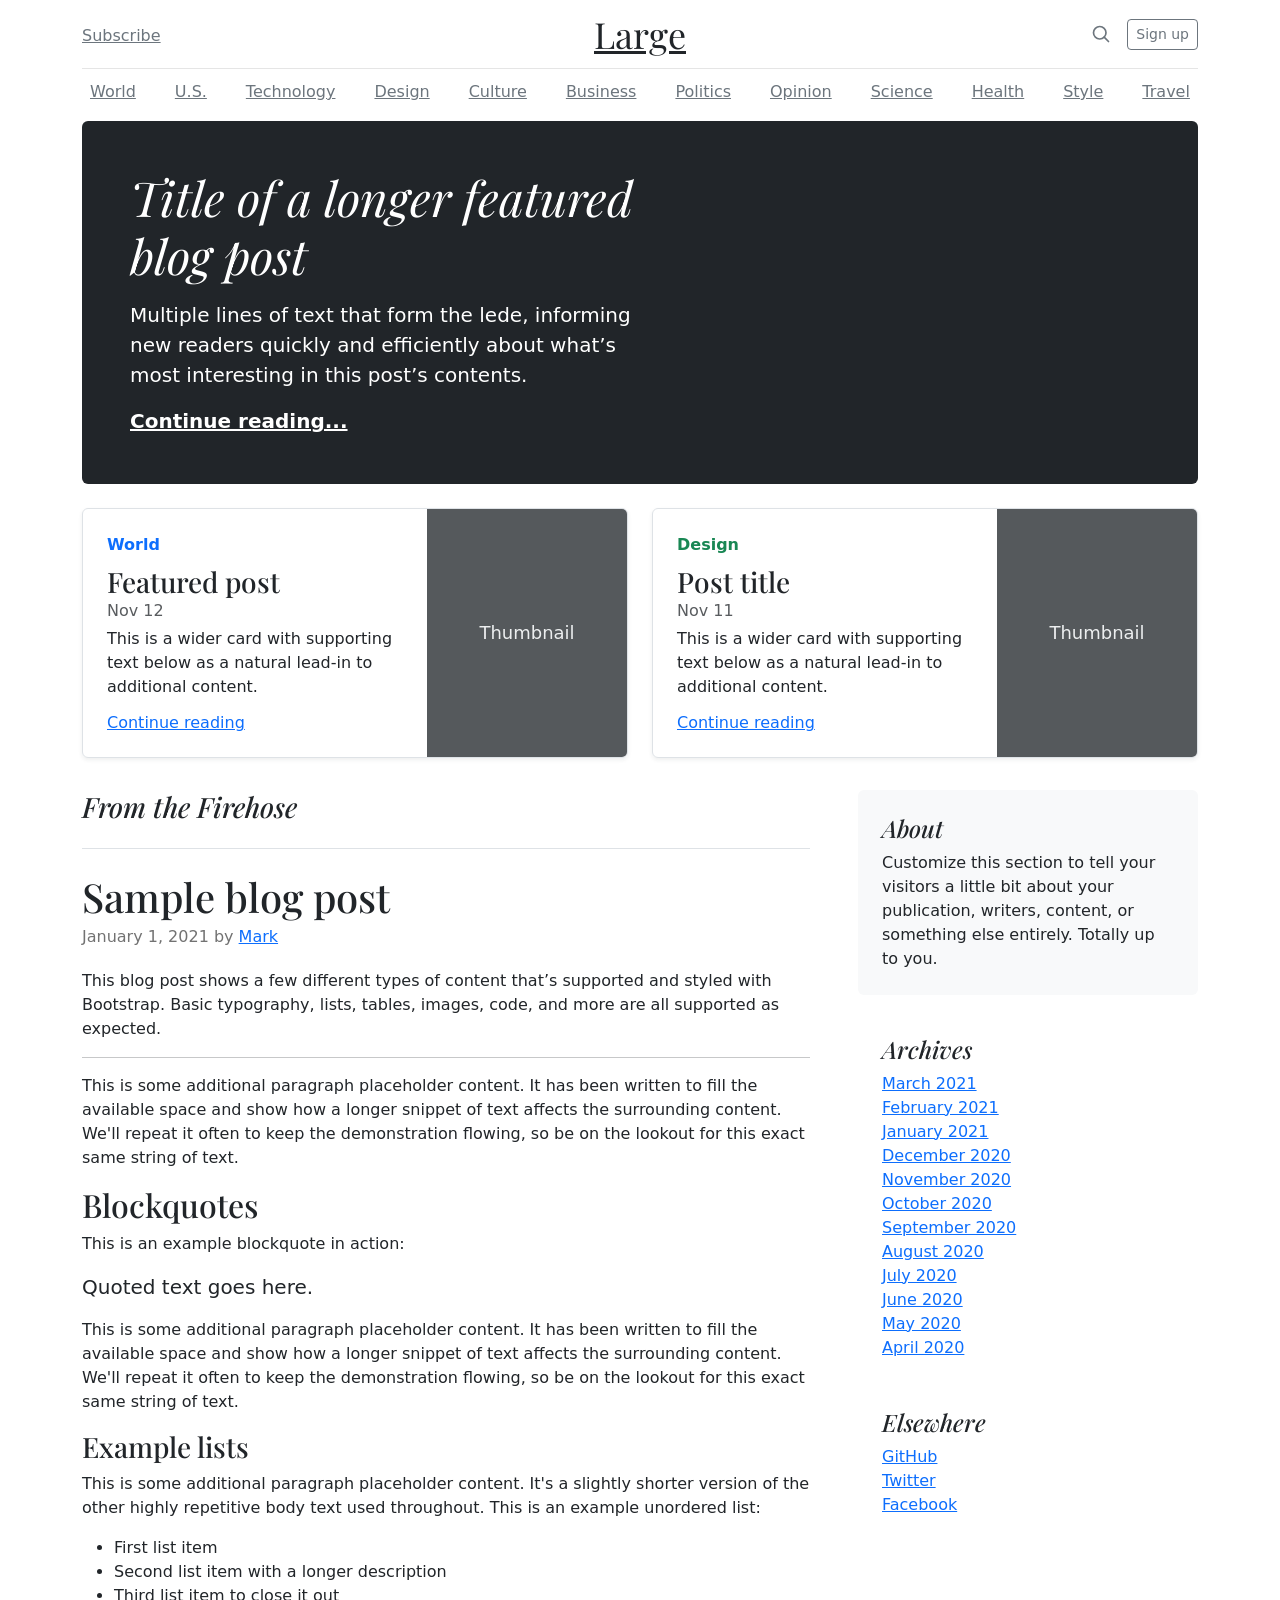
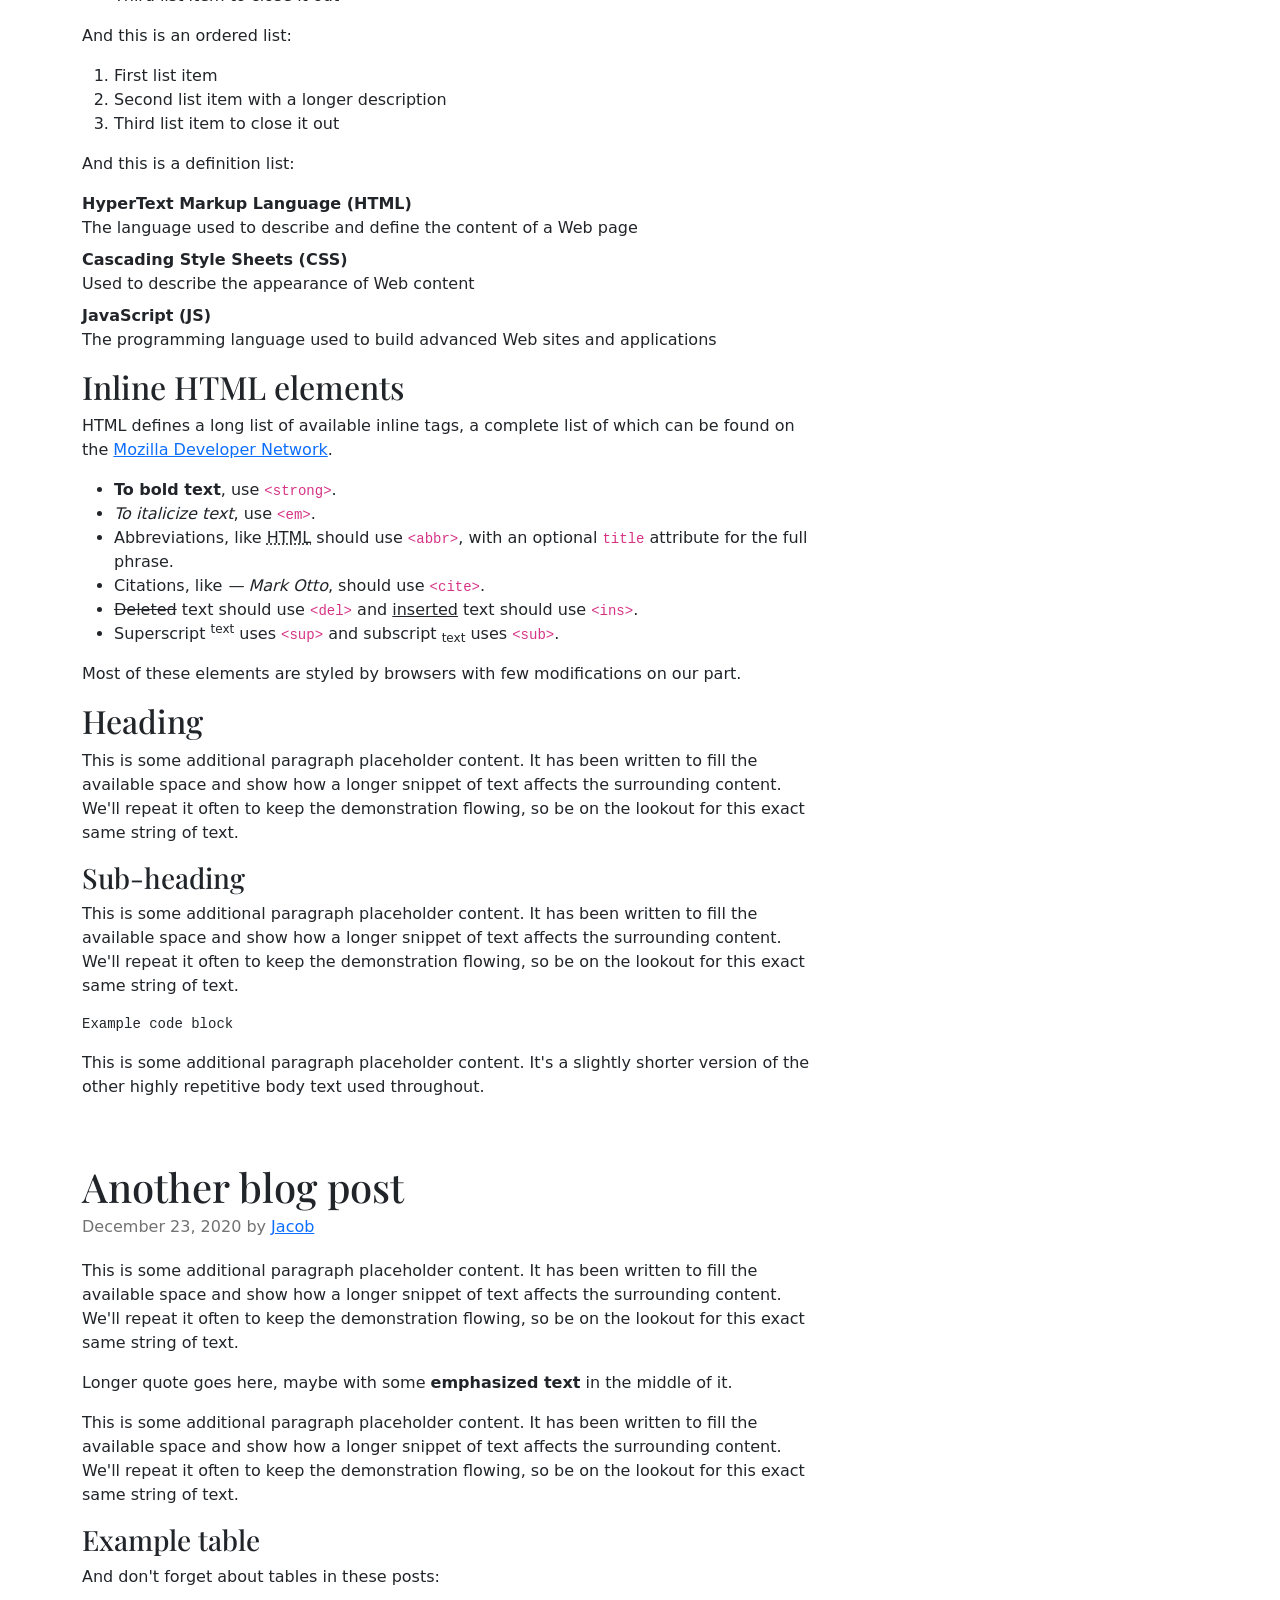
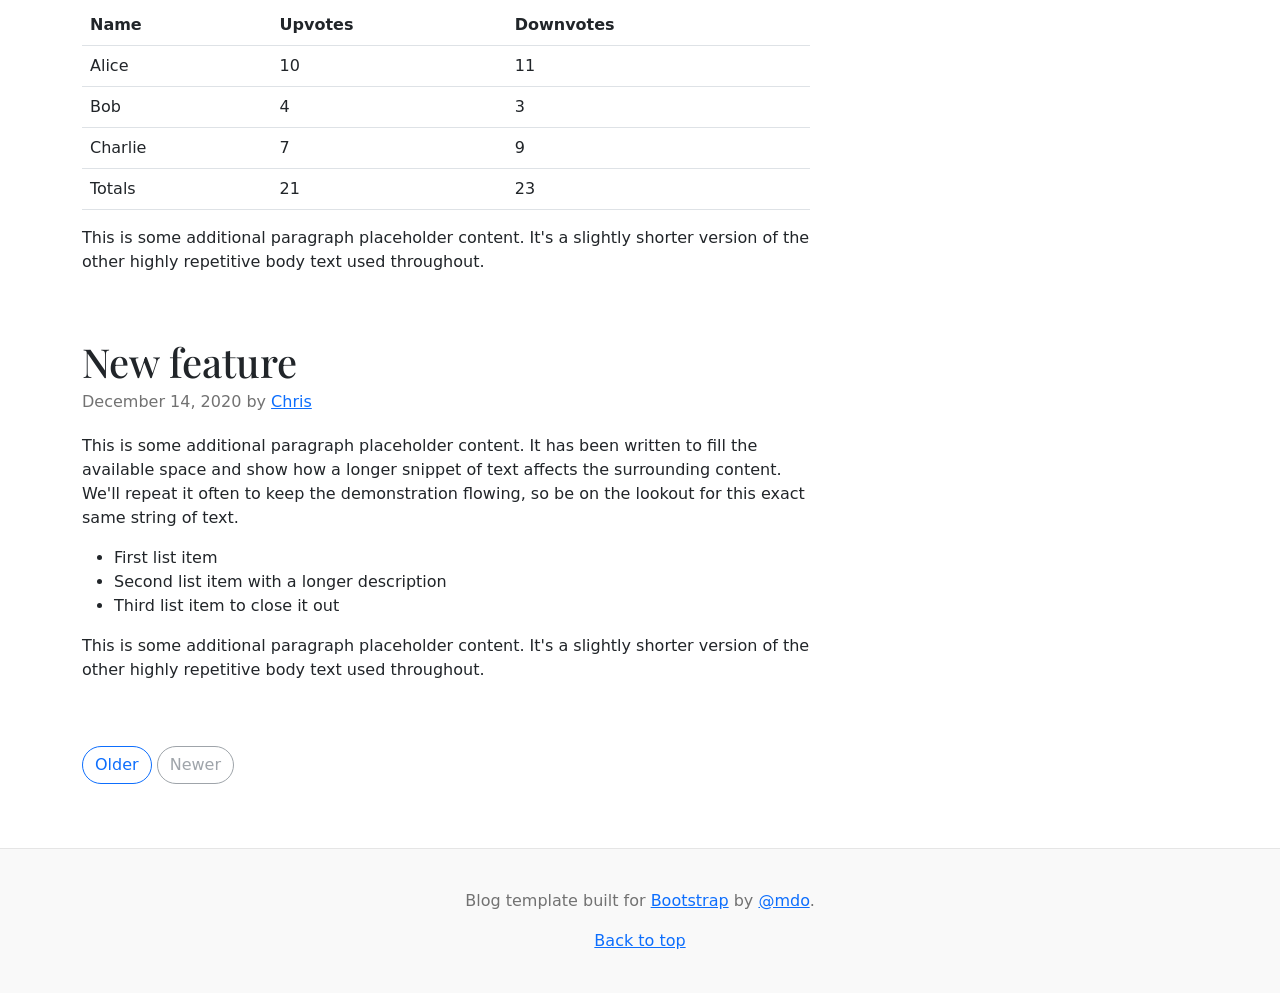
<file: bootstrap/ejemplos/blog/index.html>
<!doctype html>
<html lang="en">
  <head>
    <meta charset="utf-8">
    <meta name="viewport" content="width=device-width, initial-scale=1">
    <meta name="description" content="">
    <meta name="author" content="Mark Otto, Jacob Thornton, and Bootstrap contributors">
    <meta name="generator" content="Hugo 0.108.0">
    <title>Blog Template · Bootstrap v5.3</title>

    <link rel="canonical" href="https://getbootstrap.com/docs/5.3/examples/blog/">

    

    

<link href="../assets/dist/css/bootstrap.min.css" rel="stylesheet">

    <style>
      .bd-placeholder-img {
        font-size: 1.125rem;
        text-anchor: middle;
        -webkit-user-select: none;
        -moz-user-select: none;
        user-select: none;
      }

      @media (min-width: 768px) {
        .bd-placeholder-img-lg {
          font-size: 3.5rem;
        }
      }

      .b-example-divider {
        height: 3rem;
        background-color: rgba(0, 0, 0, .1);
        border: solid rgba(0, 0, 0, .15);
        border-width: 1px 0;
        box-shadow: inset 0 .5em 1.5em rgba(0, 0, 0, .1), inset 0 .125em .5em rgba(0, 0, 0, .15);
      }

      .b-example-vr {
        flex-shrink: 0;
        width: 1.5rem;
        height: 100vh;
      }

      .bi {
        vertical-align: -.125em;
        fill: currentColor;
      }

      .nav-scroller {
        position: relative;
        z-index: 2;
        height: 2.75rem;
        overflow-y: hidden;
      }

      .nav-scroller .nav {
        display: flex;
        flex-wrap: nowrap;
        padding-bottom: 1rem;
        margin-top: -1px;
        overflow-x: auto;
        text-align: center;
        white-space: nowrap;
        -webkit-overflow-scrolling: touch;
      }
    </style>

    
    <!-- Custom styles for this template -->
    <link href="https://fonts.googleapis.com/css?family=Playfair&#43;Display:700,900&amp;display=swap" rel="stylesheet">
    <!-- Custom styles for this template -->
    <link href="blog.css" rel="stylesheet">
  </head>
  <body>
    
<div class="container">
  <header class="blog-header lh-1 py-3">
    <div class="row flex-nowrap justify-content-between align-items-center">
      <div class="col-4 pt-1">
        <a class="link-secondary" href="#">Subscribe</a>
      </div>
      <div class="col-4 text-center">
        <a class="blog-header-logo text-dark" href="#">Large</a>
      </div>
      <div class="col-4 d-flex justify-content-end align-items-center">
        <a class="link-secondary" href="#" aria-label="Search">
          <svg xmlns="http://www.w3.org/2000/svg" width="20" height="20" fill="none" stroke="currentColor" stroke-linecap="round" stroke-linejoin="round" stroke-width="2" class="mx-3" role="img" viewBox="0 0 24 24"><title>Search</title><circle cx="10.5" cy="10.5" r="7.5"/><path d="M21 21l-5.2-5.2"/></svg>
        </a>
        <a class="btn btn-sm btn-outline-secondary" href="#">Sign up</a>
      </div>
    </div>
  </header>

  <div class="nav-scroller py-1 mb-2">
    <nav class="nav d-flex justify-content-between">
      <a class="p-2 link-secondary" href="#">World</a>
      <a class="p-2 link-secondary" href="#">U.S.</a>
      <a class="p-2 link-secondary" href="#">Technology</a>
      <a class="p-2 link-secondary" href="#">Design</a>
      <a class="p-2 link-secondary" href="#">Culture</a>
      <a class="p-2 link-secondary" href="#">Business</a>
      <a class="p-2 link-secondary" href="#">Politics</a>
      <a class="p-2 link-secondary" href="#">Opinion</a>
      <a class="p-2 link-secondary" href="#">Science</a>
      <a class="p-2 link-secondary" href="#">Health</a>
      <a class="p-2 link-secondary" href="#">Style</a>
      <a class="p-2 link-secondary" href="#">Travel</a>
    </nav>
  </div>
</div>

<main class="container">
  <div class="p-4 p-md-5 mb-4 rounded text-bg-dark">
    <div class="col-md-6 px-0">
      <h1 class="display-4 fst-italic">Title of a longer featured blog post</h1>
      <p class="lead my-3">Multiple lines of text that form the lede, informing new readers quickly and efficiently about what’s most interesting in this post’s contents.</p>
      <p class="lead mb-0"><a href="#" class="text-white fw-bold">Continue reading...</a></p>
    </div>
  </div>

  <div class="row mb-2">
    <div class="col-md-6">
      <div class="row g-0 border rounded overflow-hidden flex-md-row mb-4 shadow-sm h-md-250 position-relative">
        <div class="col p-4 d-flex flex-column position-static">
          <strong class="d-inline-block mb-2 text-primary">World</strong>
          <h3 class="mb-0">Featured post</h3>
          <div class="mb-1 text-muted">Nov 12</div>
          <p class="card-text mb-auto">This is a wider card with supporting text below as a natural lead-in to additional content.</p>
          <a href="#" class="stretched-link">Continue reading</a>
        </div>
        <div class="col-auto d-none d-lg-block">
          <svg class="bd-placeholder-img" width="200" height="250" xmlns="http://www.w3.org/2000/svg" role="img" aria-label="Placeholder: Thumbnail" preserveAspectRatio="xMidYMid slice" focusable="false"><title>Placeholder</title><rect width="100%" height="100%" fill="#55595c"/><text x="50%" y="50%" fill="#eceeef" dy=".3em">Thumbnail</text></svg>
        </div>
      </div>
    </div>
    <div class="col-md-6">
      <div class="row g-0 border rounded overflow-hidden flex-md-row mb-4 shadow-sm h-md-250 position-relative">
        <div class="col p-4 d-flex flex-column position-static">
          <strong class="d-inline-block mb-2 text-success">Design</strong>
          <h3 class="mb-0">Post title</h3>
          <div class="mb-1 text-muted">Nov 11</div>
          <p class="mb-auto">This is a wider card with supporting text below as a natural lead-in to additional content.</p>
          <a href="#" class="stretched-link">Continue reading</a>
        </div>
        <div class="col-auto d-none d-lg-block">
          <svg class="bd-placeholder-img" width="200" height="250" xmlns="http://www.w3.org/2000/svg" role="img" aria-label="Placeholder: Thumbnail" preserveAspectRatio="xMidYMid slice" focusable="false"><title>Placeholder</title><rect width="100%" height="100%" fill="#55595c"/><text x="50%" y="50%" fill="#eceeef" dy=".3em">Thumbnail</text></svg>
        </div>
      </div>
    </div>
  </div>

  <div class="row g-5">
    <div class="col-md-8">
      <h3 class="pb-4 mb-4 fst-italic border-bottom">
        From the Firehose
      </h3>

      <article class="blog-post">
        <h2 class="blog-post-title mb-1">Sample blog post</h2>
        <p class="blog-post-meta">January 1, 2021 by <a href="#">Mark</a></p>

        <p>This blog post shows a few different types of content that’s supported and styled with Bootstrap. Basic typography, lists, tables, images, code, and more are all supported as expected.</p>
        <hr>
        <p>This is some additional paragraph placeholder content. It has been written to fill the available space and show how a longer snippet of text affects the surrounding content. We'll repeat it often to keep the demonstration flowing, so be on the lookout for this exact same string of text.</p>
        <h2>Blockquotes</h2>
        <p>This is an example blockquote in action:</p>
        <blockquote class="blockquote">
          <p>Quoted text goes here.</p>
        </blockquote>
        <p>This is some additional paragraph placeholder content. It has been written to fill the available space and show how a longer snippet of text affects the surrounding content. We'll repeat it often to keep the demonstration flowing, so be on the lookout for this exact same string of text.</p>
        <h3>Example lists</h3>
        <p>This is some additional paragraph placeholder content. It's a slightly shorter version of the other highly repetitive body text used throughout. This is an example unordered list:</p>
        <ul>
          <li>First list item</li>
          <li>Second list item with a longer description</li>
          <li>Third list item to close it out</li>
        </ul>
        <p>And this is an ordered list:</p>
        <ol>
          <li>First list item</li>
          <li>Second list item with a longer description</li>
          <li>Third list item to close it out</li>
        </ol>
        <p>And this is a definition list:</p>
        <dl>
          <dt>HyperText Markup Language (HTML)</dt>
          <dd>The language used to describe and define the content of a Web page</dd>
          <dt>Cascading Style Sheets (CSS)</dt>
          <dd>Used to describe the appearance of Web content</dd>
          <dt>JavaScript (JS)</dt>
          <dd>The programming language used to build advanced Web sites and applications</dd>
        </dl>
        <h2>Inline HTML elements</h2>
        <p>HTML defines a long list of available inline tags, a complete list of which can be found on the <a href="https://developer.mozilla.org/en-US/docs/Web/HTML/Element">Mozilla Developer Network</a>.</p>
        <ul>
          <li><strong>To bold text</strong>, use <code class="language-plaintext highlighter-rouge">&lt;strong&gt;</code>.</li>
          <li><em>To italicize text</em>, use <code class="language-plaintext highlighter-rouge">&lt;em&gt;</code>.</li>
          <li>Abbreviations, like <abbr title="HyperText Markup Language">HTML</abbr> should use <code class="language-plaintext highlighter-rouge">&lt;abbr&gt;</code>, with an optional <code class="language-plaintext highlighter-rouge">title</code> attribute for the full phrase.</li>
          <li>Citations, like <cite>— Mark Otto</cite>, should use <code class="language-plaintext highlighter-rouge">&lt;cite&gt;</code>.</li>
          <li><del>Deleted</del> text should use <code class="language-plaintext highlighter-rouge">&lt;del&gt;</code> and <ins>inserted</ins> text should use <code class="language-plaintext highlighter-rouge">&lt;ins&gt;</code>.</li>
          <li>Superscript <sup>text</sup> uses <code class="language-plaintext highlighter-rouge">&lt;sup&gt;</code> and subscript <sub>text</sub> uses <code class="language-plaintext highlighter-rouge">&lt;sub&gt;</code>.</li>
        </ul>
        <p>Most of these elements are styled by browsers with few modifications on our part.</p>
        <h2>Heading</h2>
        <p>This is some additional paragraph placeholder content. It has been written to fill the available space and show how a longer snippet of text affects the surrounding content. We'll repeat it often to keep the demonstration flowing, so be on the lookout for this exact same string of text.</p>
        <h3>Sub-heading</h3>
        <p>This is some additional paragraph placeholder content. It has been written to fill the available space and show how a longer snippet of text affects the surrounding content. We'll repeat it often to keep the demonstration flowing, so be on the lookout for this exact same string of text.</p>
        <pre><code>Example code block</code></pre>
        <p>This is some additional paragraph placeholder content. It's a slightly shorter version of the other highly repetitive body text used throughout.</p>
      </article>

      <article class="blog-post">
        <h2 class="blog-post-title mb-1">Another blog post</h2>
        <p class="blog-post-meta">December 23, 2020 by <a href="#">Jacob</a></p>

        <p>This is some additional paragraph placeholder content. It has been written to fill the available space and show how a longer snippet of text affects the surrounding content. We'll repeat it often to keep the demonstration flowing, so be on the lookout for this exact same string of text.</p>
        <blockquote>
          <p>Longer quote goes here, maybe with some <strong>emphasized text</strong> in the middle of it.</p>
        </blockquote>
        <p>This is some additional paragraph placeholder content. It has been written to fill the available space and show how a longer snippet of text affects the surrounding content. We'll repeat it often to keep the demonstration flowing, so be on the lookout for this exact same string of text.</p>
        <h3>Example table</h3>
        <p>And don't forget about tables in these posts:</p>
        <table class="table">
          <thead>
            <tr>
              <th>Name</th>
              <th>Upvotes</th>
              <th>Downvotes</th>
            </tr>
          </thead>
          <tbody>
            <tr>
              <td>Alice</td>
              <td>10</td>
              <td>11</td>
            </tr>
            <tr>
              <td>Bob</td>
              <td>4</td>
              <td>3</td>
            </tr>
            <tr>
              <td>Charlie</td>
              <td>7</td>
              <td>9</td>
            </tr>
          </tbody>
          <tfoot>
            <tr>
              <td>Totals</td>
              <td>21</td>
              <td>23</td>
            </tr>
          </tfoot>
        </table>

        <p>This is some additional paragraph placeholder content. It's a slightly shorter version of the other highly repetitive body text used throughout.</p>
      </article>

      <article class="blog-post">
        <h2 class="blog-post-title mb-1">New feature</h2>
        <p class="blog-post-meta">December 14, 2020 by <a href="#">Chris</a></p>

        <p>This is some additional paragraph placeholder content. It has been written to fill the available space and show how a longer snippet of text affects the surrounding content. We'll repeat it often to keep the demonstration flowing, so be on the lookout for this exact same string of text.</p>
        <ul>
          <li>First list item</li>
          <li>Second list item with a longer description</li>
          <li>Third list item to close it out</li>
        </ul>
        <p>This is some additional paragraph placeholder content. It's a slightly shorter version of the other highly repetitive body text used throughout.</p>
      </article>

      <nav class="blog-pagination" aria-label="Pagination">
        <a class="btn btn-outline-primary rounded-pill" href="#">Older</a>
        <a class="btn btn-outline-secondary rounded-pill disabled">Newer</a>
      </nav>

    </div>

    <div class="col-md-4">
      <div class="position-sticky" style="top: 2rem;">
        <div class="p-4 mb-3 bg-light rounded">
          <h4 class="fst-italic">About</h4>
          <p class="mb-0">Customize this section to tell your visitors a little bit about your publication, writers, content, or something else entirely. Totally up to you.</p>
        </div>

        <div class="p-4">
          <h4 class="fst-italic">Archives</h4>
          <ol class="list-unstyled mb-0">
            <li><a href="#">March 2021</a></li>
            <li><a href="#">February 2021</a></li>
            <li><a href="#">January 2021</a></li>
            <li><a href="#">December 2020</a></li>
            <li><a href="#">November 2020</a></li>
            <li><a href="#">October 2020</a></li>
            <li><a href="#">September 2020</a></li>
            <li><a href="#">August 2020</a></li>
            <li><a href="#">July 2020</a></li>
            <li><a href="#">June 2020</a></li>
            <li><a href="#">May 2020</a></li>
            <li><a href="#">April 2020</a></li>
          </ol>
        </div>

        <div class="p-4">
          <h4 class="fst-italic">Elsewhere</h4>
          <ol class="list-unstyled">
            <li><a href="#">GitHub</a></li>
            <li><a href="#">Twitter</a></li>
            <li><a href="#">Facebook</a></li>
          </ol>
        </div>
      </div>
    </div>
  </div>

</main>

<footer class="blog-footer">
  <p>Blog template built for <a href="https://getbootstrap.com/">Bootstrap</a> by <a href="https://twitter.com/mdo">@mdo</a>.</p>
  <p>
    <a href="#">Back to top</a>
  </p>
</footer>


    
  </body>
</html>
</file>
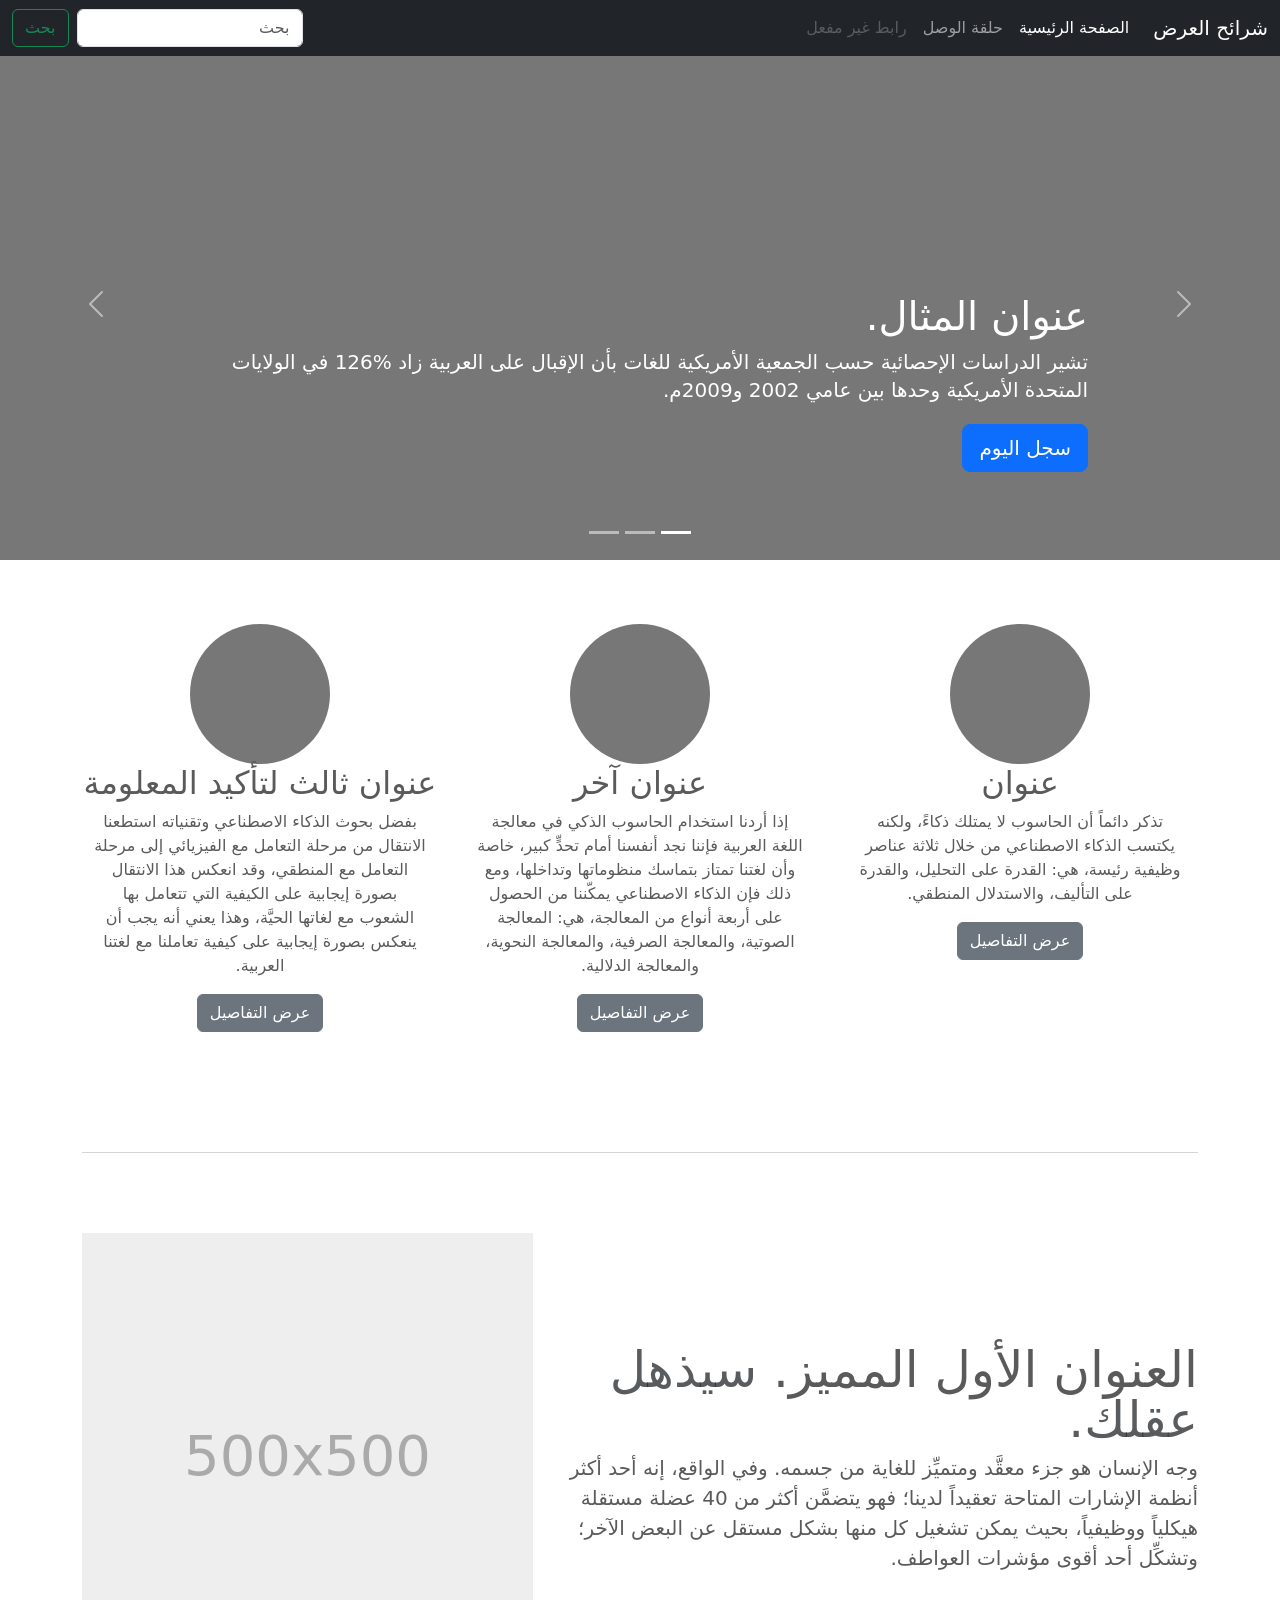
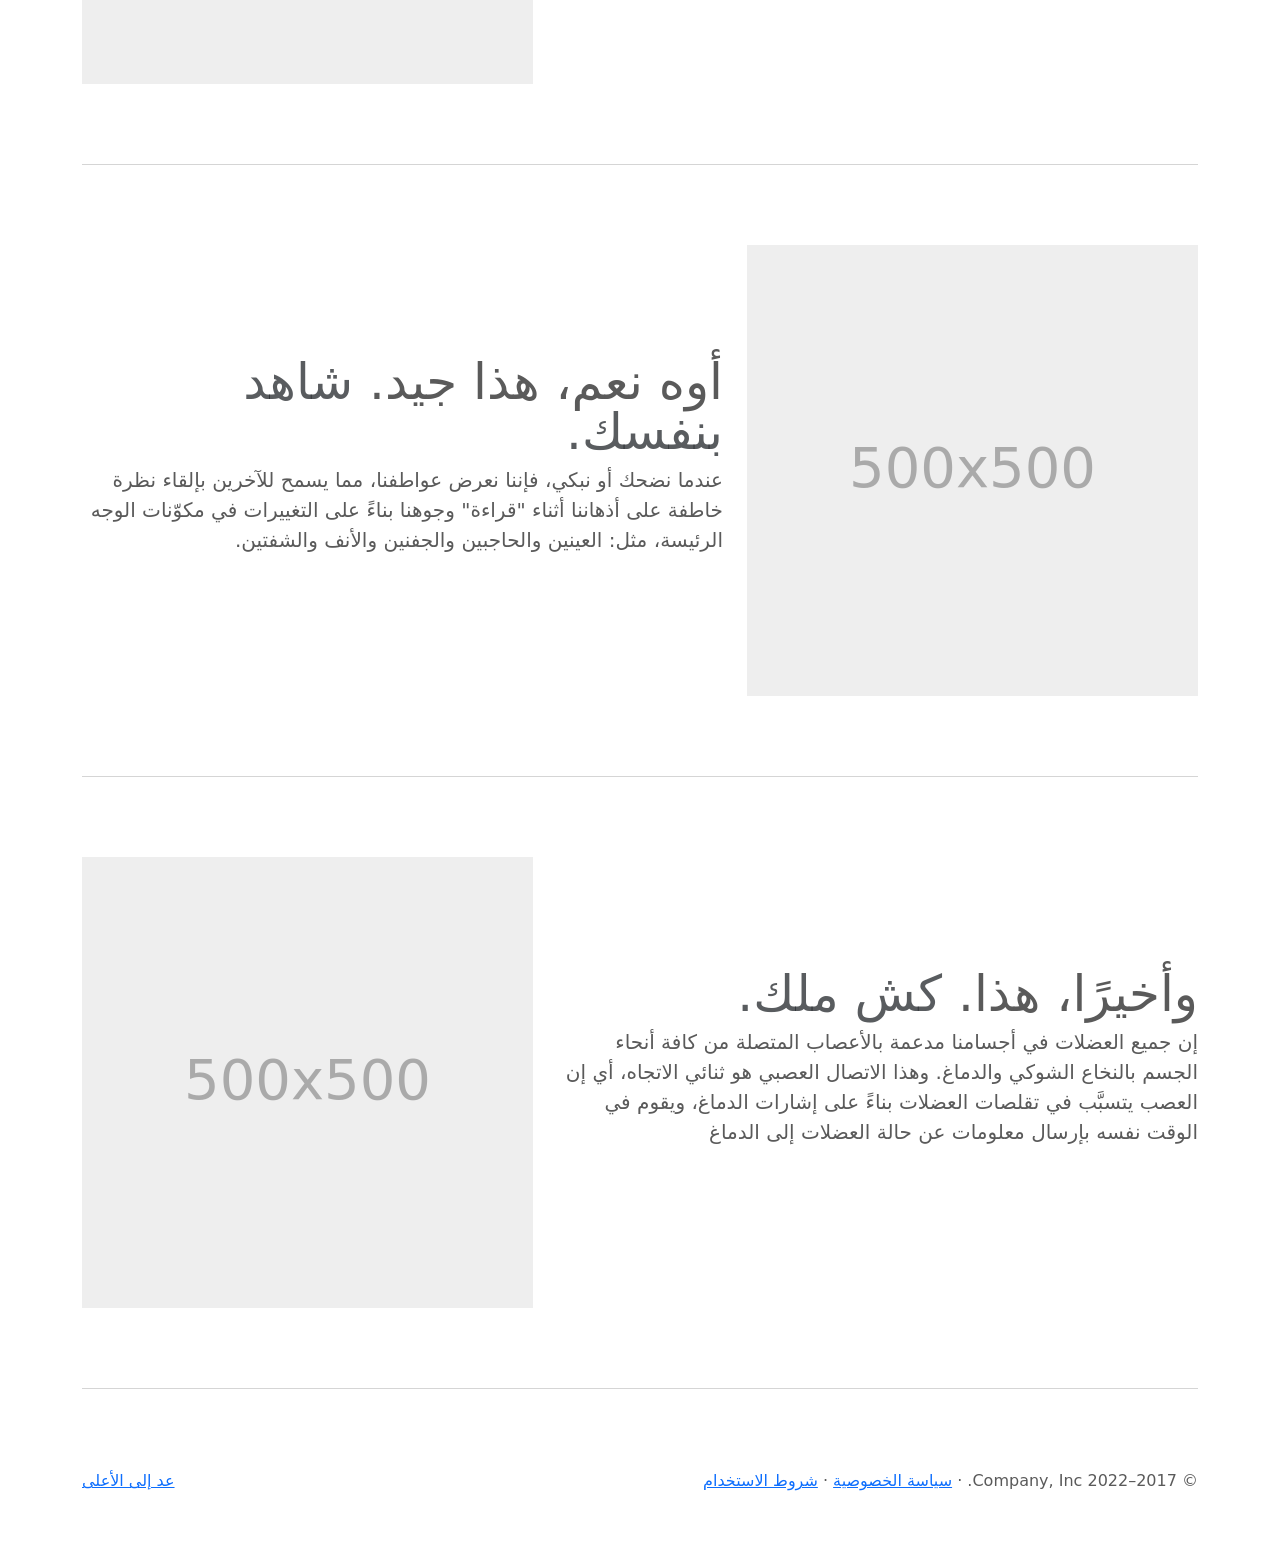
<file: bootstrap/ejemplos/carousel-rtl/index.html>
<!doctype html>
<html lang="ar" dir="rtl">
  <head>
    <meta charset="utf-8">
    <meta name="viewport" content="width=device-width, initial-scale=1">
    <meta name="description" content="">
    <meta name="author" content="Mark Otto, Jacob Thornton, and Bootstrap contributors">
    <meta name="generator" content="Hugo 0.108.0">
    <title>قالب  شرائح العرض · Bootstrap v5.3</title>

    <link rel="canonical" href="https://getbootstrap.com/docs/5.3/examples/carousel-rtl/">

    

    

<link href="../assets/dist/css/bootstrap.rtl.min.css" rel="stylesheet">

    <style>
      .bd-placeholder-img {
        font-size: 1.125rem;
        text-anchor: middle;
        -webkit-user-select: none;
        -moz-user-select: none;
        user-select: none;
      }

      @media (min-width: 768px) {
        .bd-placeholder-img-lg {
          font-size: 3.5rem;
        }
      }

      .b-example-divider {
        height: 3rem;
        background-color: rgba(0, 0, 0, .1);
        border: solid rgba(0, 0, 0, .15);
        border-width: 1px 0;
        box-shadow: inset 0 .5em 1.5em rgba(0, 0, 0, .1), inset 0 .125em .5em rgba(0, 0, 0, .15);
      }

      .b-example-vr {
        flex-shrink: 0;
        width: 1.5rem;
        height: 100vh;
      }

      .bi {
        vertical-align: -.125em;
        fill: currentColor;
      }

      .nav-scroller {
        position: relative;
        z-index: 2;
        height: 2.75rem;
        overflow-y: hidden;
      }

      .nav-scroller .nav {
        display: flex;
        flex-wrap: nowrap;
        padding-bottom: 1rem;
        margin-top: -1px;
        overflow-x: auto;
        text-align: center;
        white-space: nowrap;
        -webkit-overflow-scrolling: touch;
      }
    </style>

    
    <!-- Custom styles for this template -->
    <link href="../carousel/carousel.rtl.css" rel="stylesheet">
  </head>
  <body>
    
<header>
  <nav class="navbar navbar-expand-md navbar-dark fixed-top bg-dark">
    <div class="container-fluid">
      <a class="navbar-brand" href="#">شرائح العرض</a>
      <button class="navbar-toggler" type="button" data-bs-toggle="collapse" data-bs-target="#navbarCollapse" aria-controls="navbarCollapse" aria-expanded="false" aria-label="تبديل التنقل">
        <span class="navbar-toggler-icon"></span>
      </button>
      <div class="collapse navbar-collapse" id="navbarCollapse">
        <ul class="navbar-nav me-auto mb-2 mb-md-0">
          <li class="nav-item">
            <a class="nav-link active" aria-current="page" href="#">الصفحة الرئيسية</a>
          </li>
          <li class="nav-item">
            <a class="nav-link" href="#">حلقة الوصل</a>
          </li>
          <li class="nav-item">
            <a class="nav-link disabled">رابط غير مفعل</a>
          </li>
        </ul>
        <form class="d-flex" role="search">
          <input class="form-control me-2" type="search" placeholder="بحث" aria-label="بحث">
          <button class="btn btn-outline-success" type="submit">بحث</button>
        </form>
      </div>
    </div>
  </nav>
</header>

<main>

  <div id="myCarousel" class="carousel slide" data-bs-ride="carousel">
    <div class="carousel-indicators">
      <button type="button" data-bs-target="#myCarousel" data-bs-slide-to="0" class="active" aria-current="true" aria-label="Slide 1"></button>
      <button type="button" data-bs-target="#myCarousel" data-bs-slide-to="1" aria-label="Slide 2"></button>
      <button type="button" data-bs-target="#myCarousel" data-bs-slide-to="2" aria-label="Slide 3"></button>
    </div>
    <div class="carousel-inner">
      <div class="carousel-item active">
        <svg class="bd-placeholder-img" width="100%" height="100%" xmlns="http://www.w3.org/2000/svg" aria-hidden="true" preserveAspectRatio="xMidYMid slice" focusable="false"><rect width="100%" height="100%" fill="#777"/></svg>
        <div class="container">
          <div class="carousel-caption text-start">
            <h1>عنوان المثال.</h1>
            <p>تشير الدراسات الإحصائية حسب الجمعية الأمريكية للغات بأن الإقبال على العربية زاد %126 في الولايات المتحدة الأمريكية وحدها بين عامي 2002 و2009م.</p>
            <p><a class="btn btn-lg btn-primary" href="#">سجل اليوم</a></p>
          </div>
        </div>
      </div>
      <div class="carousel-item">
        <svg class="bd-placeholder-img" width="100%" height="100%" xmlns="http://www.w3.org/2000/svg" aria-hidden="true" preserveAspectRatio="xMidYMid slice" focusable="false"><rect width="100%" height="100%" fill="#777"/></svg>
        <div class="container">
          <div class="carousel-caption">
            <h1>عنوان مثال آخر.</h1>
            <p>حسب المجلس الثقافي البريطاني فإن تعليم الإنجليزية داخل بريطانيا يسهم في تعزيز اقتصادها بما يتجاوز ملياري جنيه سنوياً، كما أنه وفر أكثر من 26 ألف وظيفة.</p>
            <p><a class="btn btn-lg btn-primary" href="#">أعرف أكثر</a></p>
          </div>
        </div>
      </div>
      <div class="carousel-item">
        <svg class="bd-placeholder-img" width="100%" height="100%" xmlns="http://www.w3.org/2000/svg" aria-hidden="true" preserveAspectRatio="xMidYMid slice" focusable="false"><rect width="100%" height="100%" fill="#777"/></svg>
        <div class="container">
          <div class="carousel-caption text-end">
            <h1>واحد أكثر لقياس جيد.</h1>
            <p>الإحصاءات لحجم الاستثمار اللغوي خارج بريطانيا تتفاوت من سنة لأخرى إلا أن المدير التنفيذي للمجلس الثقافي البريطاني إدي بايرز يرى أن استثمار تعليم الإنجليزية في الخارج لا يحسب على المستوى المالي فحسب بل على المستوى السياسي أيضاً.</p>
            <p><a class="btn btn-lg btn-primary" href="#">تصفح المعرض</a></p>
          </div>
        </div>
      </div>
    </div>
    <button class="carousel-control-prev" type="button" data-bs-target="#myCarousel" data-bs-slide="prev">
      <span class="carousel-control-prev-icon" aria-hidden="true"></span>
      <span class="visually-hidden">السابق</span>
    </button>
    <button class="carousel-control-next" type="button" data-bs-target="#myCarousel" data-bs-slide="next">
      <span class="carousel-control-next-icon" aria-hidden="true"></span>
      <span class="visually-hidden">التالي</span>
    </button>
  </div>


  <!-- Marketing messaging and featurettes
  ================================================== -->
  <!-- Wrap the rest of the page in another container to center all the content. -->

  <div class="container marketing">

    <!-- Three columns of text below the carousel -->
    <div class="row">
      <div class="col-lg-4">
        <svg class="bd-placeholder-img rounded-circle" width="140" height="140" xmlns="http://www.w3.org/2000/svg" role="img" aria-label="Placeholder: 140x140" preserveAspectRatio="xMidYMid slice" focusable="false"><title>Placeholder</title><rect width="100%" height="100%" fill="#777"/><text x="50%" y="50%" fill="#777" dy=".3em">140x140</text></svg>
        <h2 class="fw-normal">عنوان</h2>
        <p>تذكر دائماً أن الحاسوب لا يمتلك ذكاءً، ولكنه يكتسب الذكاء الاصطناعي من خلال ثلاثة عناصر وظيفية رئيسة، هي: القدرة على التحليل، والقدرة على التأليف، والاستدلال المنطقي.</p>
        <p><a class="btn btn-secondary" href="#">عرض التفاصيل</a></p>
      </div><!-- /.col-lg-4 -->
      <div class="col-lg-4">
        <svg class="bd-placeholder-img rounded-circle" width="140" height="140" xmlns="http://www.w3.org/2000/svg" role="img" aria-label="Placeholder: 140x140" preserveAspectRatio="xMidYMid slice" focusable="false"><title>Placeholder</title><rect width="100%" height="100%" fill="#777"/><text x="50%" y="50%" fill="#777" dy=".3em">140x140</text></svg>
        <h2 class="fw-normal">عنوان آخر</h2>
        <p>إذا أردنا استخدام الحاسوب الذكي في معالجة اللغة العربية فإننا نجد أنفسنا أمام تحدٍّ كبير، خاصة وأن لغتنا تمتاز بتماسك منظوماتها وتداخلها، ومع ذلك فإن الذكاء الاصطناعي يمكّننا من الحصول على أربعة أنواع من المعالجة، هي: المعالجة الصوتية، والمعالجة الصرفية، والمعالجة النحوية، والمعالجة الدلالية.</p>
        <p><a class="btn btn-secondary" href="#">عرض التفاصيل</a></p>
      </div><!-- /.col-lg-4 -->
      <div class="col-lg-4">
        <svg class="bd-placeholder-img rounded-circle" width="140" height="140" xmlns="http://www.w3.org/2000/svg" role="img" aria-label="Placeholder: 140x140" preserveAspectRatio="xMidYMid slice" focusable="false"><title>Placeholder</title><rect width="100%" height="100%" fill="#777"/><text x="50%" y="50%" fill="#777" dy=".3em">140x140</text></svg>
        <h2 class="fw-normal">عنوان ثالث لتأكيد المعلومة</h2>
        <p>بفضل بحوث الذكاء الاصطناعي وتقنياته استطعنا الانتقال من مرحلة التعامل مع الفيزيائي إلى مرحلة التعامل مع المنطقي، وقد انعكس هذا الانتقال بصورة إيجابية على الكيفية التي تتعامل بها الشعوب مع لغاتها الحيَّة، وهذا يعني أنه يجب أن ينعكس بصورة إيجابية على كيفية تعاملنا مع لغتنا العربية.</p>
        <p><a class="btn btn-secondary" href="#">عرض التفاصيل</a></p>
      </div><!-- /.col-lg-4 -->
    </div><!-- /.row -->


    <!-- START THE FEATURETTES -->

    <hr class="featurette-divider">

    <div class="row featurette">
      <div class="col-md-7">
        <h2 class="featurette-heading fw-normal lh-1">العنوان الأول المميز. <span class="text-muted"> سيذهل عقلك. </span></h2>
        <p class="lead">وجه الإنسان هو جزء معقَّد ومتميِّز للغاية من جسمه. وفي الواقع، إنه أحد أكثر أنظمة الإشارات المتاحة تعقيداً لدينا؛ فهو يتضمَّن أكثر من 40 عضلة مستقلة هيكلياً ووظيفياً، بحيث يمكن تشغيل كل منها بشكل مستقل عن البعض الآخر؛ وتشكِّل أحد أقوى مؤشرات العواطف.</p>
      </div>
      <div class="col-md-5">
        <svg class="bd-placeholder-img bd-placeholder-img-lg featurette-image img-fluid mx-auto" width="500" height="500" xmlns="http://www.w3.org/2000/svg" role="img" aria-label="Placeholder: 500x500" preserveAspectRatio="xMidYMid slice" focusable="false"><title>Placeholder</title><rect width="100%" height="100%" fill="#eee"/><text x="50%" y="50%" fill="#aaa" dy=".3em">500x500</text></svg>
      </div>
    </div>

    <hr class="featurette-divider">

    <div class="row featurette">
      <div class="col-md-7 order-md-2">
        <h2 class="featurette-heading fw-normal lh-1">أوه نعم، هذا جيد. <span class="text-muted"> شاهد بنفسك. </span></h2>
        <p class="lead">عندما نضحك أو نبكي، فإننا نعرض عواطفنا، مما يسمح للآخرين بإلقاء نظرة خاطفة على أذهاننا أثناء "قراءة" وجوهنا بناءً على التغييرات في مكوّنات الوجه الرئيسة، مثل: العينين والحاجبين والجفنين والأنف والشفتين.</p>
      </div>
      <div class="col-md-5 order-md-1">
        <svg class="bd-placeholder-img bd-placeholder-img-lg featurette-image img-fluid mx-auto" width="500" height="500" xmlns="http://www.w3.org/2000/svg" role="img" aria-label="Placeholder: 500x500" preserveAspectRatio="xMidYMid slice" focusable="false"><title>Placeholder</title><rect width="100%" height="100%" fill="#eee"/><text x="50%" y="50%" fill="#aaa" dy=".3em">500x500</text></svg>
      </div>
    </div>

    <hr class="featurette-divider">

    <div class="row featurette">
      <div class="col-md-7">
        <h2 class="featurette-heading fw-normal lh-1">وأخيرًا، هذا. <span class="text-muted"> كش ملك. </span></h2>
        <p class="lead">إن جميع العضلات في أجسامنا مدعمة بالأعصاب المتصلة من كافة أنحاء الجسم بالنخاع الشوكي والدماغ. وهذا الاتصال العصبي هو ثنائي الاتجاه، أي إن العصب يتسبَّب في تقلصات العضلات بناءً على إشارات الدماغ، ويقوم في الوقت نفسه بإرسال معلومات عن حالة العضلات إلى الدماغ</p>
      </div>
      <div class="col-md-5">
        <svg class="bd-placeholder-img bd-placeholder-img-lg featurette-image img-fluid mx-auto" width="500" height="500" xmlns="http://www.w3.org/2000/svg" role="img" aria-label="Placeholder: 500x500" preserveAspectRatio="xMidYMid slice" focusable="false"><title>Placeholder</title><rect width="100%" height="100%" fill="#eee"/><text x="50%" y="50%" fill="#aaa" dy=".3em">500x500</text></svg>
      </div>
    </div>

    <hr class="featurette-divider">

    <!-- /END THE FEATURETTES -->

  </div><!-- /.container -->


  <!-- FOOTER -->
  <footer class="container">
    <p class="float-end"><a href="#">عد إلى الأعلى</a></p>
    <p>&copy; 2017–2022 Company, Inc. &middot; <a href="#">سياسة الخصوصية</a> &middot; <a href="#">شروط الاستخدام</a></p>
  </footer>
</main>


    <script src="../assets/dist/js/bootstrap.bundle.min.js"></script>

      
  </body>
</html>
</file>
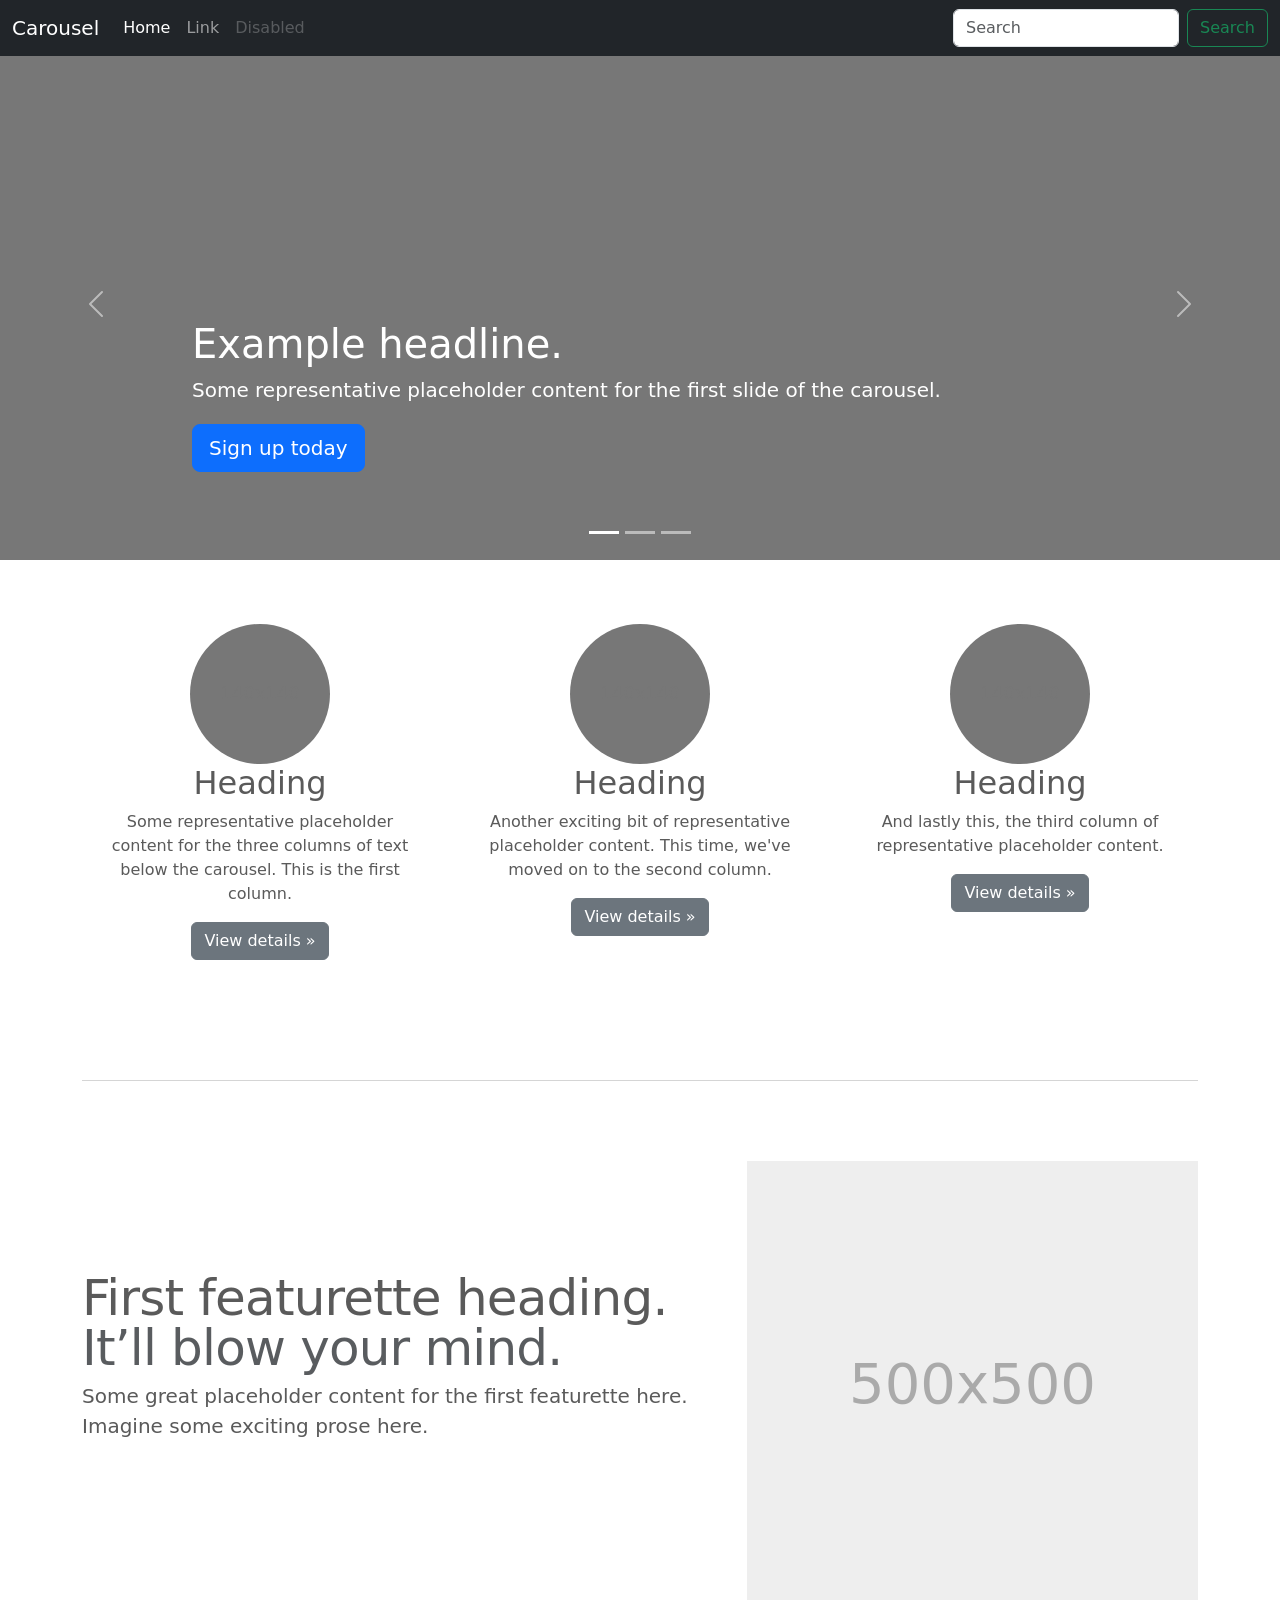
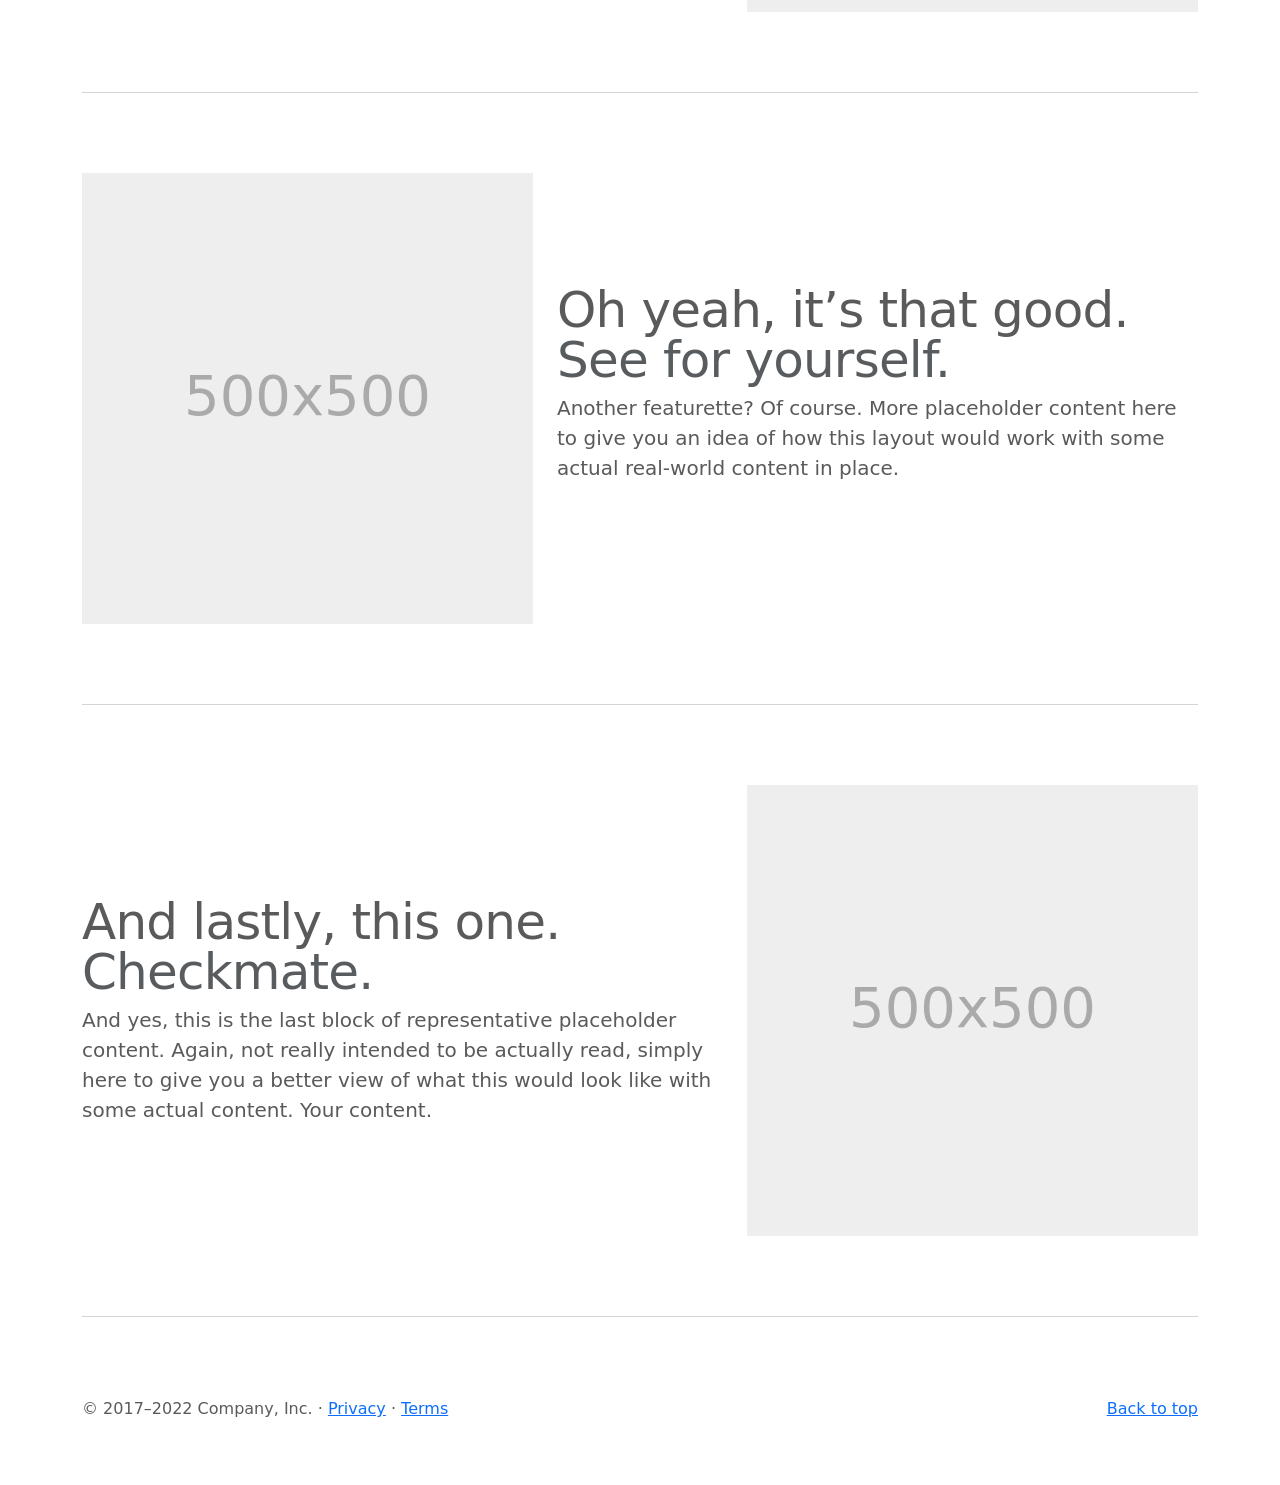
<file: bootstrap/ejemplos/carousel/index.html>
<!doctype html>
<html lang="en">
  <head>
    <meta charset="utf-8">
    <meta name="viewport" content="width=device-width, initial-scale=1">
    <meta name="description" content="">
    <meta name="author" content="Mark Otto, Jacob Thornton, and Bootstrap contributors">
    <meta name="generator" content="Hugo 0.108.0">
    <title>Carousel Template · Bootstrap v5.3</title>

    <link rel="canonical" href="https://getbootstrap.com/docs/5.3/examples/carousel/">

    

    

<link href="../assets/dist/css/bootstrap.min.css" rel="stylesheet">

    <style>
      .bd-placeholder-img {
        font-size: 1.125rem;
        text-anchor: middle;
        -webkit-user-select: none;
        -moz-user-select: none;
        user-select: none;
      }

      @media (min-width: 768px) {
        .bd-placeholder-img-lg {
          font-size: 3.5rem;
        }
      }

      .b-example-divider {
        height: 3rem;
        background-color: rgba(0, 0, 0, .1);
        border: solid rgba(0, 0, 0, .15);
        border-width: 1px 0;
        box-shadow: inset 0 .5em 1.5em rgba(0, 0, 0, .1), inset 0 .125em .5em rgba(0, 0, 0, .15);
      }

      .b-example-vr {
        flex-shrink: 0;
        width: 1.5rem;
        height: 100vh;
      }

      .bi {
        vertical-align: -.125em;
        fill: currentColor;
      }

      .nav-scroller {
        position: relative;
        z-index: 2;
        height: 2.75rem;
        overflow-y: hidden;
      }

      .nav-scroller .nav {
        display: flex;
        flex-wrap: nowrap;
        padding-bottom: 1rem;
        margin-top: -1px;
        overflow-x: auto;
        text-align: center;
        white-space: nowrap;
        -webkit-overflow-scrolling: touch;
      }
    </style>

    
    <!-- Custom styles for this template -->
    <link href="carousel.css" rel="stylesheet">
  </head>
  <body>
    
<header>
  <nav class="navbar navbar-expand-md navbar-dark fixed-top bg-dark">
    <div class="container-fluid">
      <a class="navbar-brand" href="#">Carousel</a>
      <button class="navbar-toggler" type="button" data-bs-toggle="collapse" data-bs-target="#navbarCollapse" aria-controls="navbarCollapse" aria-expanded="false" aria-label="Toggle navigation">
        <span class="navbar-toggler-icon"></span>
      </button>
      <div class="collapse navbar-collapse" id="navbarCollapse">
        <ul class="navbar-nav me-auto mb-2 mb-md-0">
          <li class="nav-item">
            <a class="nav-link active" aria-current="page" href="#">Home</a>
          </li>
          <li class="nav-item">
            <a class="nav-link" href="#">Link</a>
          </li>
          <li class="nav-item">
            <a class="nav-link disabled">Disabled</a>
          </li>
        </ul>
        <form class="d-flex" role="search">
          <input class="form-control me-2" type="search" placeholder="Search" aria-label="Search">
          <button class="btn btn-outline-success" type="submit">Search</button>
        </form>
      </div>
    </div>
  </nav>
</header>

<main>

  <div id="myCarousel" class="carousel slide" data-bs-ride="carousel">
    <div class="carousel-indicators">
      <button type="button" data-bs-target="#myCarousel" data-bs-slide-to="0" class="active" aria-current="true" aria-label="Slide 1"></button>
      <button type="button" data-bs-target="#myCarousel" data-bs-slide-to="1" aria-label="Slide 2"></button>
      <button type="button" data-bs-target="#myCarousel" data-bs-slide-to="2" aria-label="Slide 3"></button>
    </div>
    <div class="carousel-inner">
      <div class="carousel-item active">
        <svg class="bd-placeholder-img" width="100%" height="100%" xmlns="http://www.w3.org/2000/svg" aria-hidden="true" preserveAspectRatio="xMidYMid slice" focusable="false"><rect width="100%" height="100%" fill="#777"/></svg>
        <div class="container">
          <div class="carousel-caption text-start">
            <h1>Example headline.</h1>
            <p>Some representative placeholder content for the first slide of the carousel.</p>
            <p><a class="btn btn-lg btn-primary" href="#">Sign up today</a></p>
          </div>
        </div>
      </div>
      <div class="carousel-item">
        <svg class="bd-placeholder-img" width="100%" height="100%" xmlns="http://www.w3.org/2000/svg" aria-hidden="true" preserveAspectRatio="xMidYMid slice" focusable="false"><rect width="100%" height="100%" fill="#777"/></svg>
        <div class="container">
          <div class="carousel-caption">
            <h1>Another example headline.</h1>
            <p>Some representative placeholder content for the second slide of the carousel.</p>
            <p><a class="btn btn-lg btn-primary" href="#">Learn more</a></p>
          </div>
        </div>
      </div>
      <div class="carousel-item">
        <svg class="bd-placeholder-img" width="100%" height="100%" xmlns="http://www.w3.org/2000/svg" aria-hidden="true" preserveAspectRatio="xMidYMid slice" focusable="false"><rect width="100%" height="100%" fill="#777"/></svg>
        <div class="container">
          <div class="carousel-caption text-end">
            <h1>One more for good measure.</h1>
            <p>Some representative placeholder content for the third slide of this carousel.</p>
            <p><a class="btn btn-lg btn-primary" href="#">Browse gallery</a></p>
          </div>
        </div>
      </div>
    </div>
    <button class="carousel-control-prev" type="button" data-bs-target="#myCarousel" data-bs-slide="prev">
      <span class="carousel-control-prev-icon" aria-hidden="true"></span>
      <span class="visually-hidden">Previous</span>
    </button>
    <button class="carousel-control-next" type="button" data-bs-target="#myCarousel" data-bs-slide="next">
      <span class="carousel-control-next-icon" aria-hidden="true"></span>
      <span class="visually-hidden">Next</span>
    </button>
  </div>


  <!-- Marketing messaging and featurettes
  ================================================== -->
  <!-- Wrap the rest of the page in another container to center all the content. -->

  <div class="container marketing">

    <!-- Three columns of text below the carousel -->
    <div class="row">
      <div class="col-lg-4">
        <svg class="bd-placeholder-img rounded-circle" width="140" height="140" xmlns="http://www.w3.org/2000/svg" role="img" aria-label="Placeholder: 140x140" preserveAspectRatio="xMidYMid slice" focusable="false"><title>Placeholder</title><rect width="100%" height="100%" fill="#777"/><text x="50%" y="50%" fill="#777" dy=".3em">140x140</text></svg>
        <h2 class="fw-normal">Heading</h2>
        <p>Some representative placeholder content for the three columns of text below the carousel. This is the first column.</p>
        <p><a class="btn btn-secondary" href="#">View details &raquo;</a></p>
      </div><!-- /.col-lg-4 -->
      <div class="col-lg-4">
        <svg class="bd-placeholder-img rounded-circle" width="140" height="140" xmlns="http://www.w3.org/2000/svg" role="img" aria-label="Placeholder: 140x140" preserveAspectRatio="xMidYMid slice" focusable="false"><title>Placeholder</title><rect width="100%" height="100%" fill="#777"/><text x="50%" y="50%" fill="#777" dy=".3em">140x140</text></svg>
        <h2 class="fw-normal">Heading</h2>
        <p>Another exciting bit of representative placeholder content. This time, we've moved on to the second column.</p>
        <p><a class="btn btn-secondary" href="#">View details &raquo;</a></p>
      </div><!-- /.col-lg-4 -->
      <div class="col-lg-4">
        <svg class="bd-placeholder-img rounded-circle" width="140" height="140" xmlns="http://www.w3.org/2000/svg" role="img" aria-label="Placeholder: 140x140" preserveAspectRatio="xMidYMid slice" focusable="false"><title>Placeholder</title><rect width="100%" height="100%" fill="#777"/><text x="50%" y="50%" fill="#777" dy=".3em">140x140</text></svg>
        <h2 class="fw-normal">Heading</h2>
        <p>And lastly this, the third column of representative placeholder content.</p>
        <p><a class="btn btn-secondary" href="#">View details &raquo;</a></p>
      </div><!-- /.col-lg-4 -->
    </div><!-- /.row -->


    <!-- START THE FEATURETTES -->

    <hr class="featurette-divider">

    <div class="row featurette">
      <div class="col-md-7">
        <h2 class="featurette-heading fw-normal lh-1">First featurette heading. <span class="text-muted">It’ll blow your mind.</span></h2>
        <p class="lead">Some great placeholder content for the first featurette here. Imagine some exciting prose here.</p>
      </div>
      <div class="col-md-5">
        <svg class="bd-placeholder-img bd-placeholder-img-lg featurette-image img-fluid mx-auto" width="500" height="500" xmlns="http://www.w3.org/2000/svg" role="img" aria-label="Placeholder: 500x500" preserveAspectRatio="xMidYMid slice" focusable="false"><title>Placeholder</title><rect width="100%" height="100%" fill="#eee"/><text x="50%" y="50%" fill="#aaa" dy=".3em">500x500</text></svg>
      </div>
    </div>

    <hr class="featurette-divider">

    <div class="row featurette">
      <div class="col-md-7 order-md-2">
        <h2 class="featurette-heading fw-normal lh-1">Oh yeah, it’s that good. <span class="text-muted">See for yourself.</span></h2>
        <p class="lead">Another featurette? Of course. More placeholder content here to give you an idea of how this layout would work with some actual real-world content in place.</p>
      </div>
      <div class="col-md-5 order-md-1">
        <svg class="bd-placeholder-img bd-placeholder-img-lg featurette-image img-fluid mx-auto" width="500" height="500" xmlns="http://www.w3.org/2000/svg" role="img" aria-label="Placeholder: 500x500" preserveAspectRatio="xMidYMid slice" focusable="false"><title>Placeholder</title><rect width="100%" height="100%" fill="#eee"/><text x="50%" y="50%" fill="#aaa" dy=".3em">500x500</text></svg>
      </div>
    </div>

    <hr class="featurette-divider">

    <div class="row featurette">
      <div class="col-md-7">
        <h2 class="featurette-heading fw-normal lh-1">And lastly, this one. <span class="text-muted">Checkmate.</span></h2>
        <p class="lead">And yes, this is the last block of representative placeholder content. Again, not really intended to be actually read, simply here to give you a better view of what this would look like with some actual content. Your content.</p>
      </div>
      <div class="col-md-5">
        <svg class="bd-placeholder-img bd-placeholder-img-lg featurette-image img-fluid mx-auto" width="500" height="500" xmlns="http://www.w3.org/2000/svg" role="img" aria-label="Placeholder: 500x500" preserveAspectRatio="xMidYMid slice" focusable="false"><title>Placeholder</title><rect width="100%" height="100%" fill="#eee"/><text x="50%" y="50%" fill="#aaa" dy=".3em">500x500</text></svg>
      </div>
    </div>

    <hr class="featurette-divider">

    <!-- /END THE FEATURETTES -->

  </div><!-- /.container -->


  <!-- FOOTER -->
  <footer class="container">
    <p class="float-end"><a href="#">Back to top</a></p>
    <p>&copy; 2017–2022 Company, Inc. &middot; <a href="#">Privacy</a> &middot; <a href="#">Terms</a></p>
  </footer>
</main>


    <script src="../assets/dist/js/bootstrap.bundle.min.js"></script>

      
  </body>
</html>
</file>
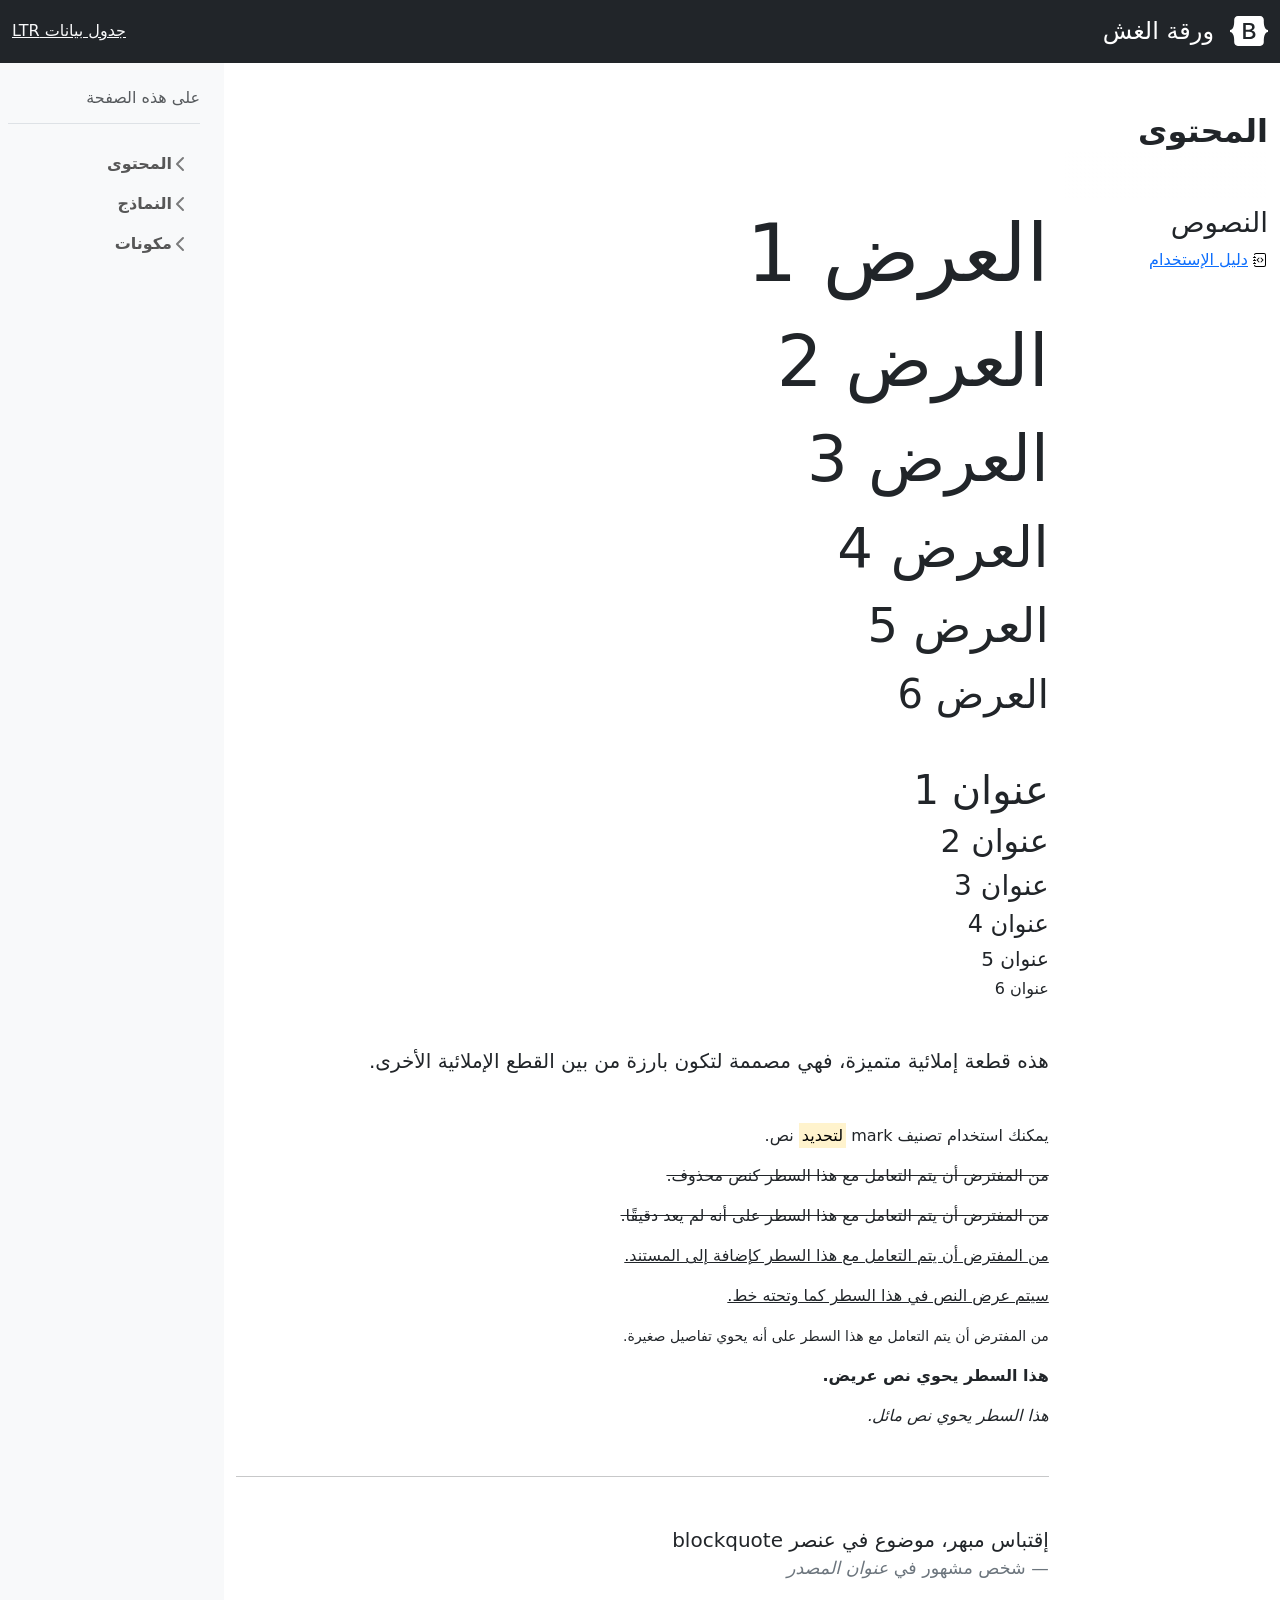
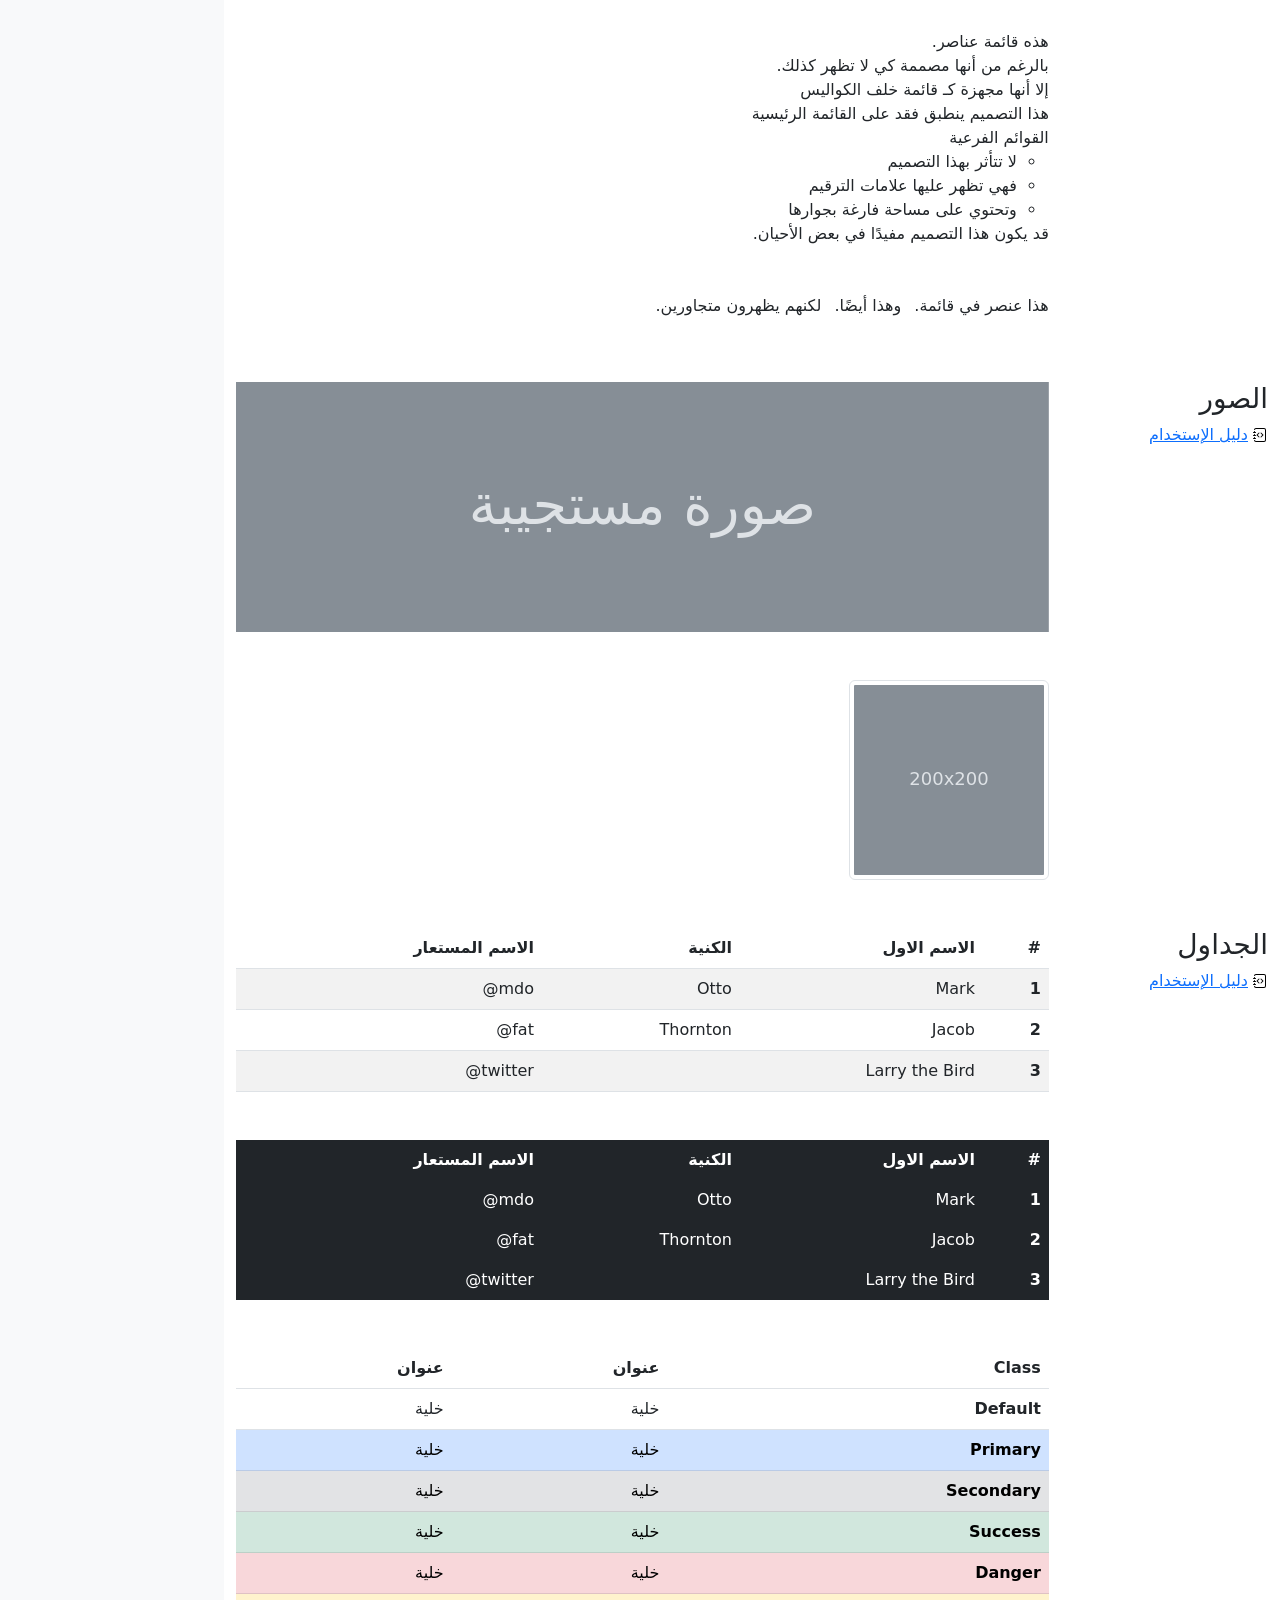
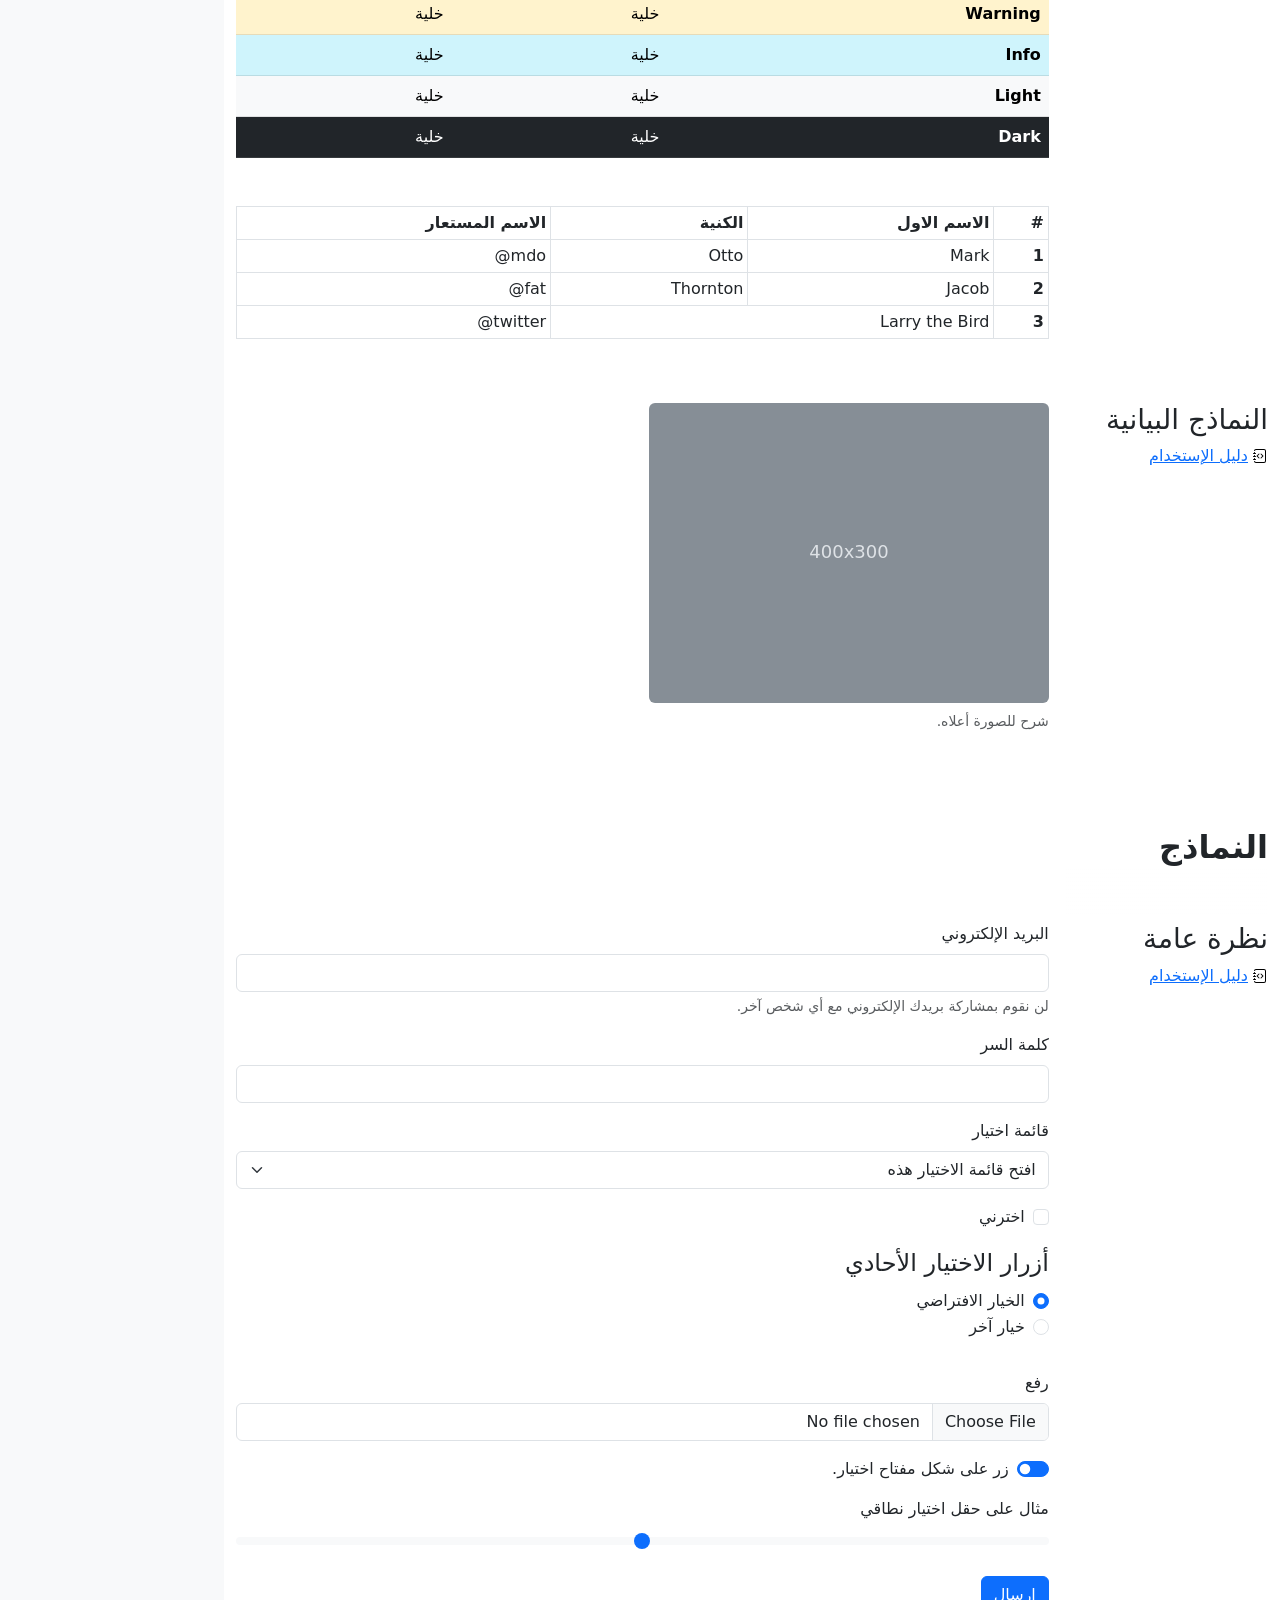
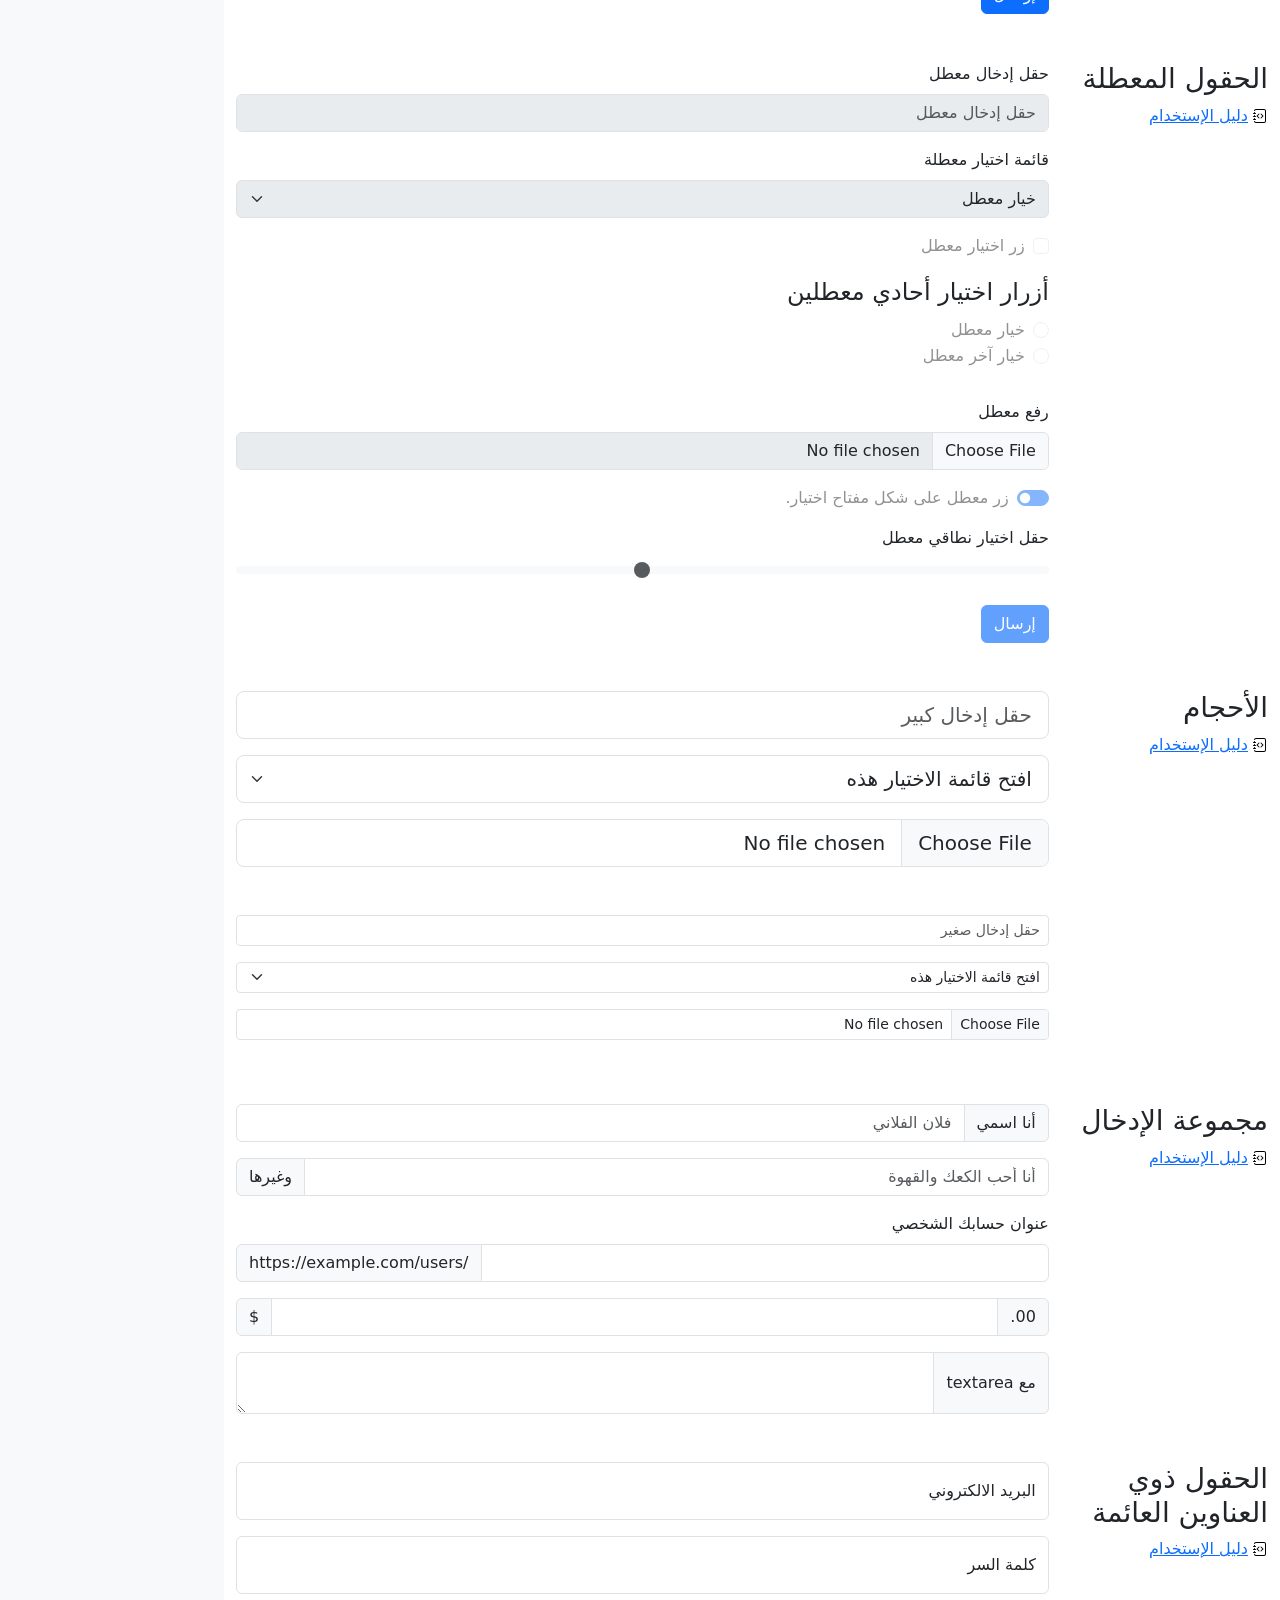
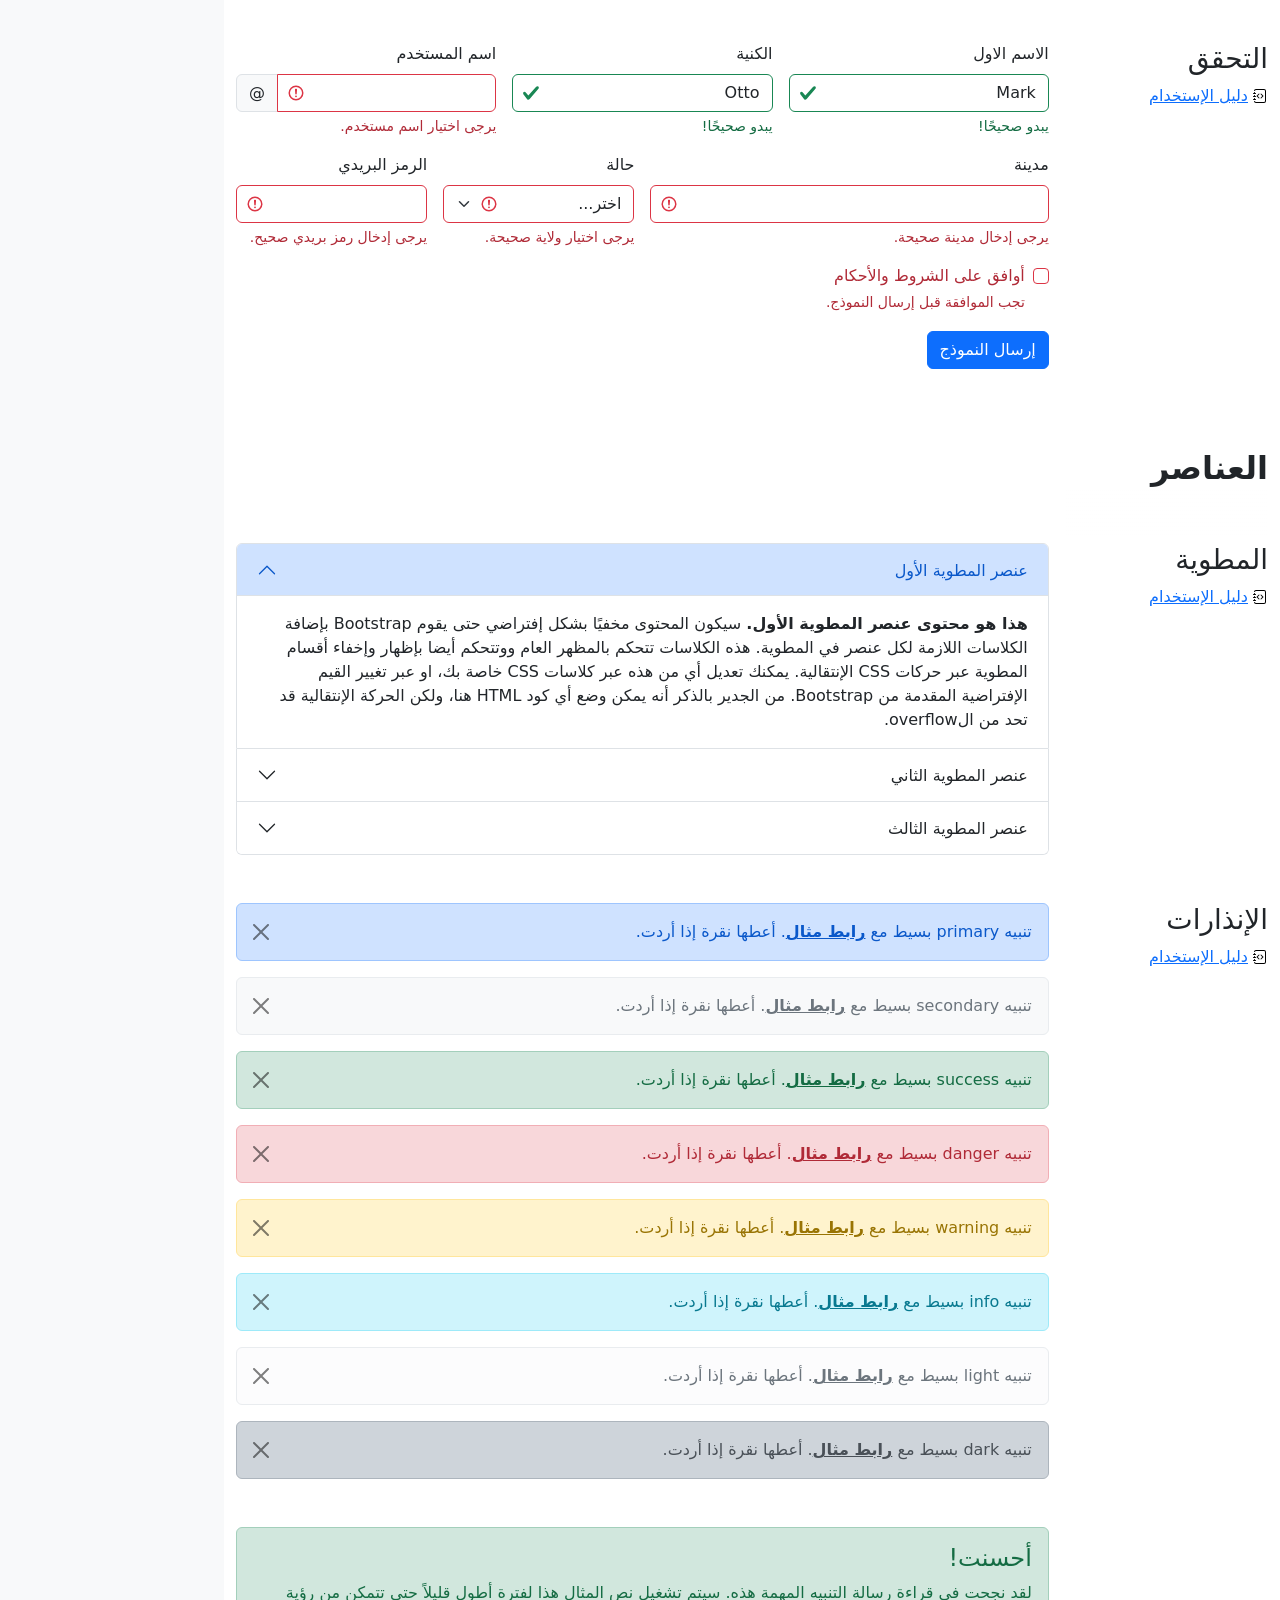
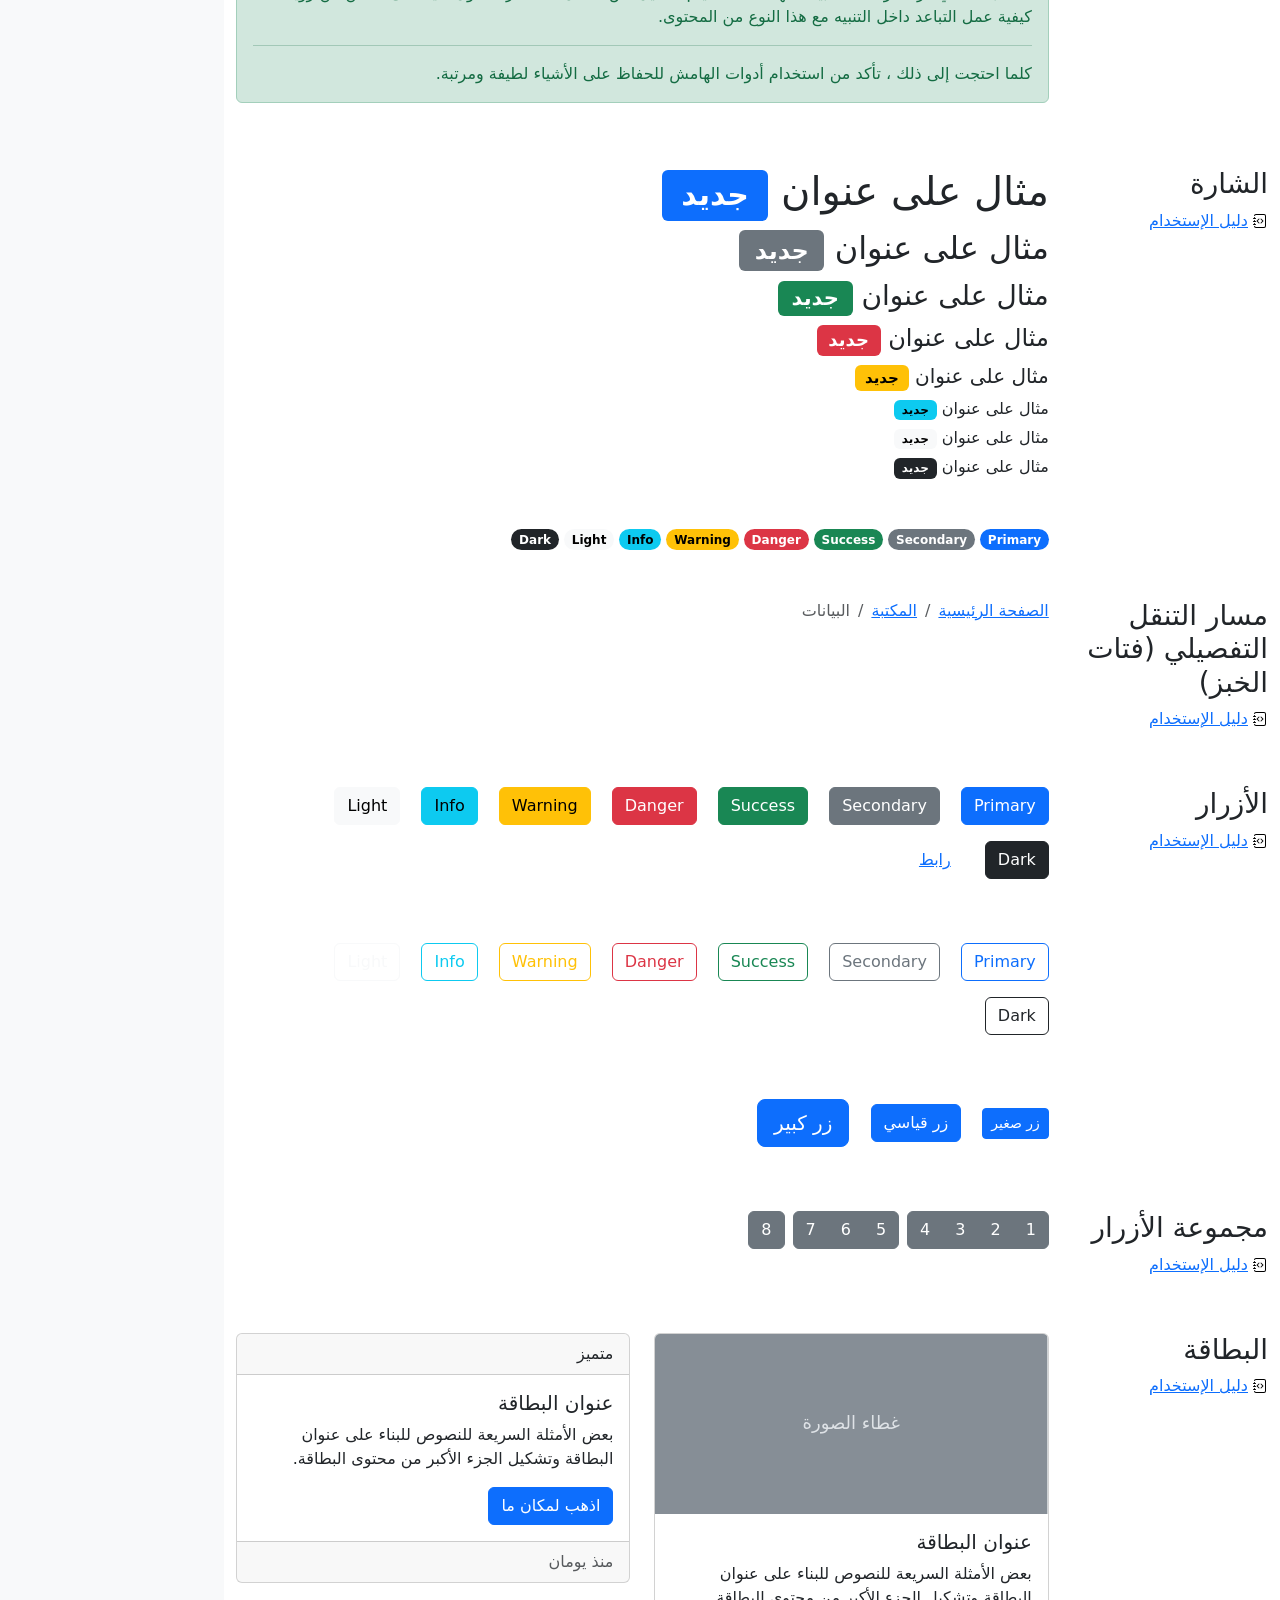
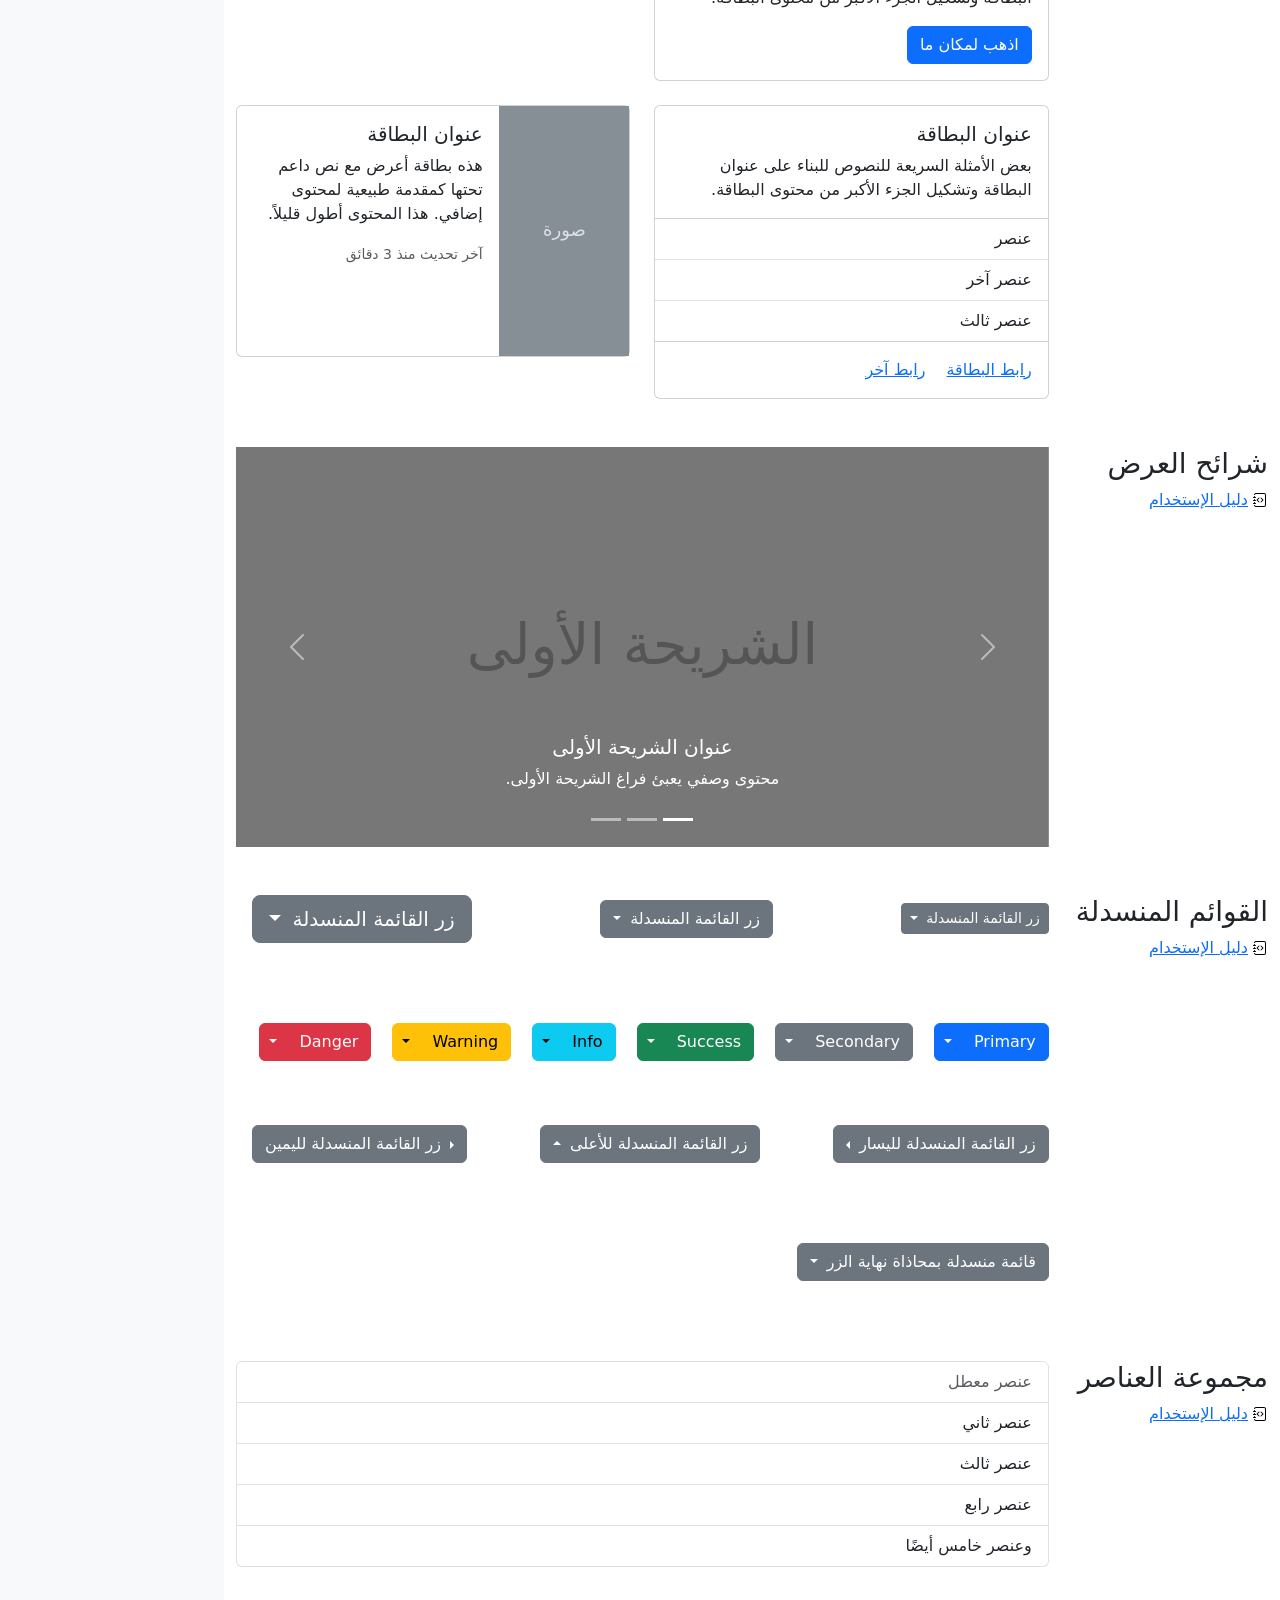
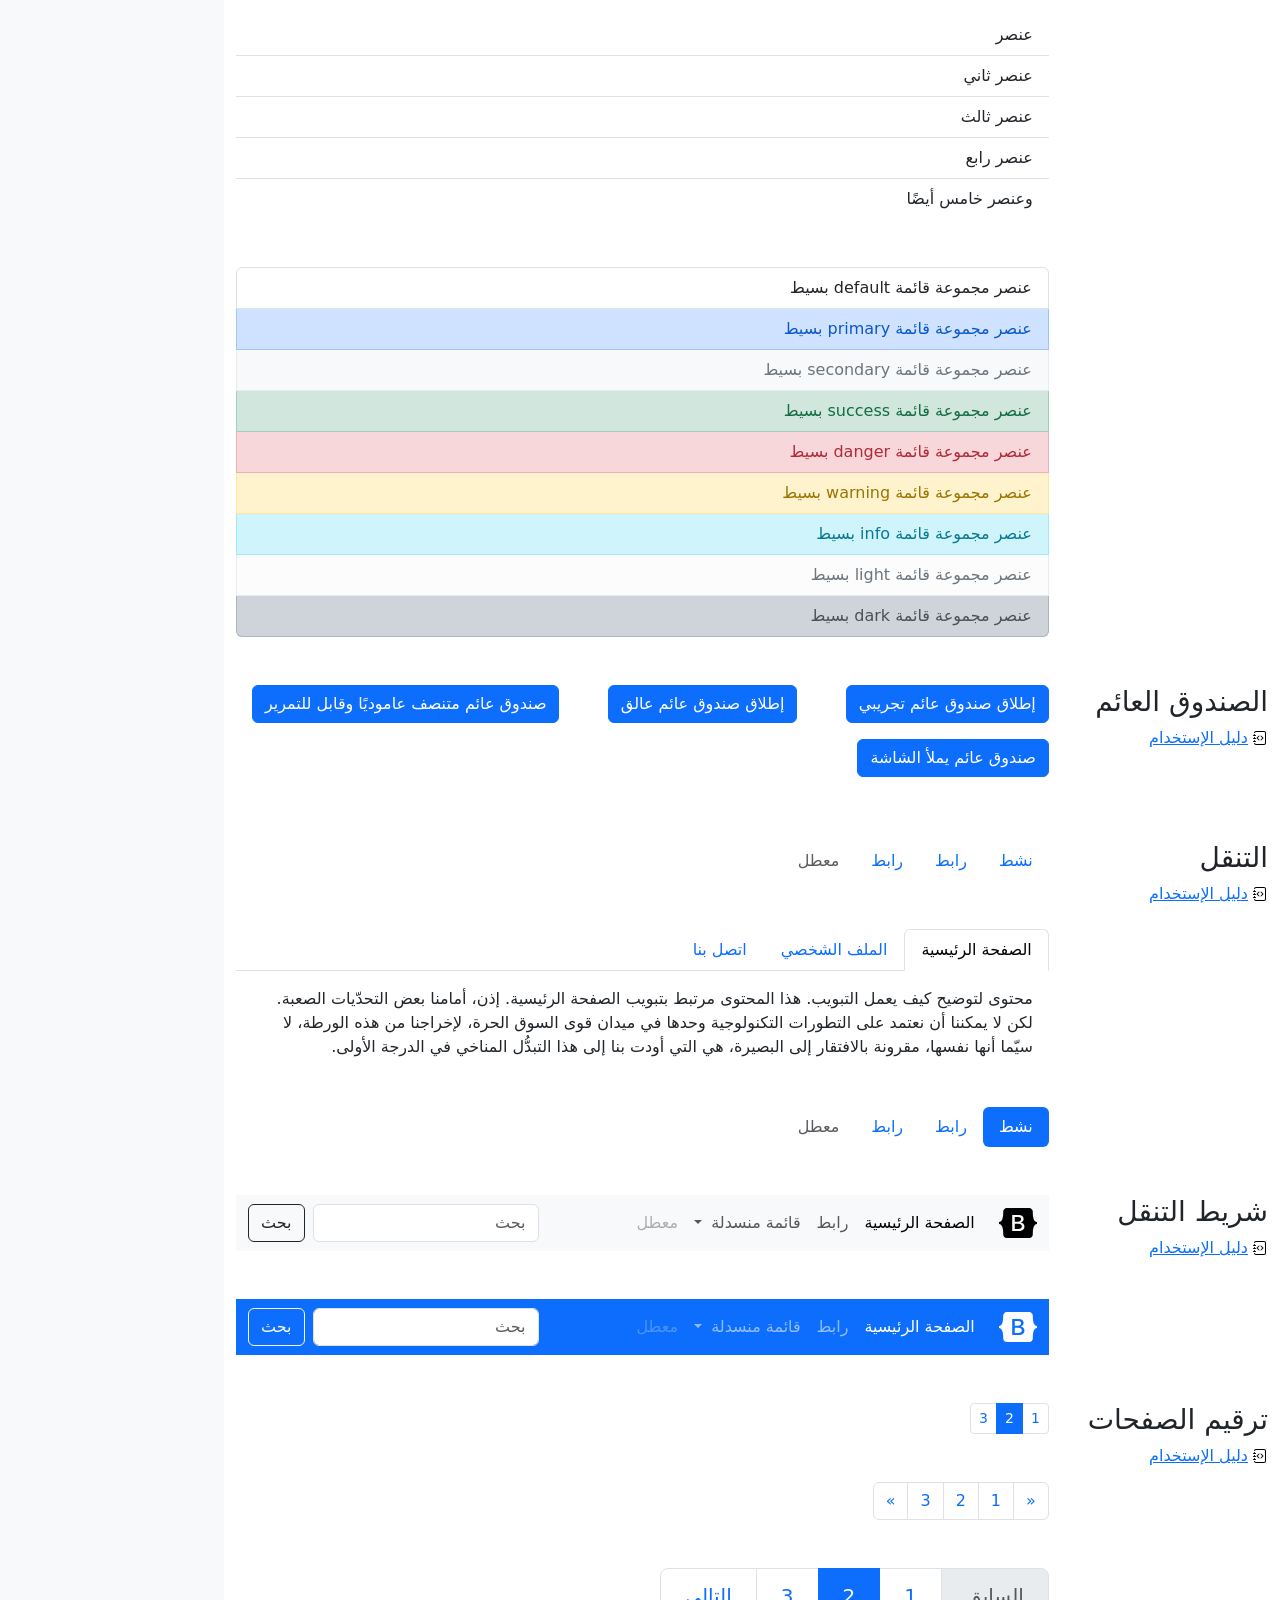
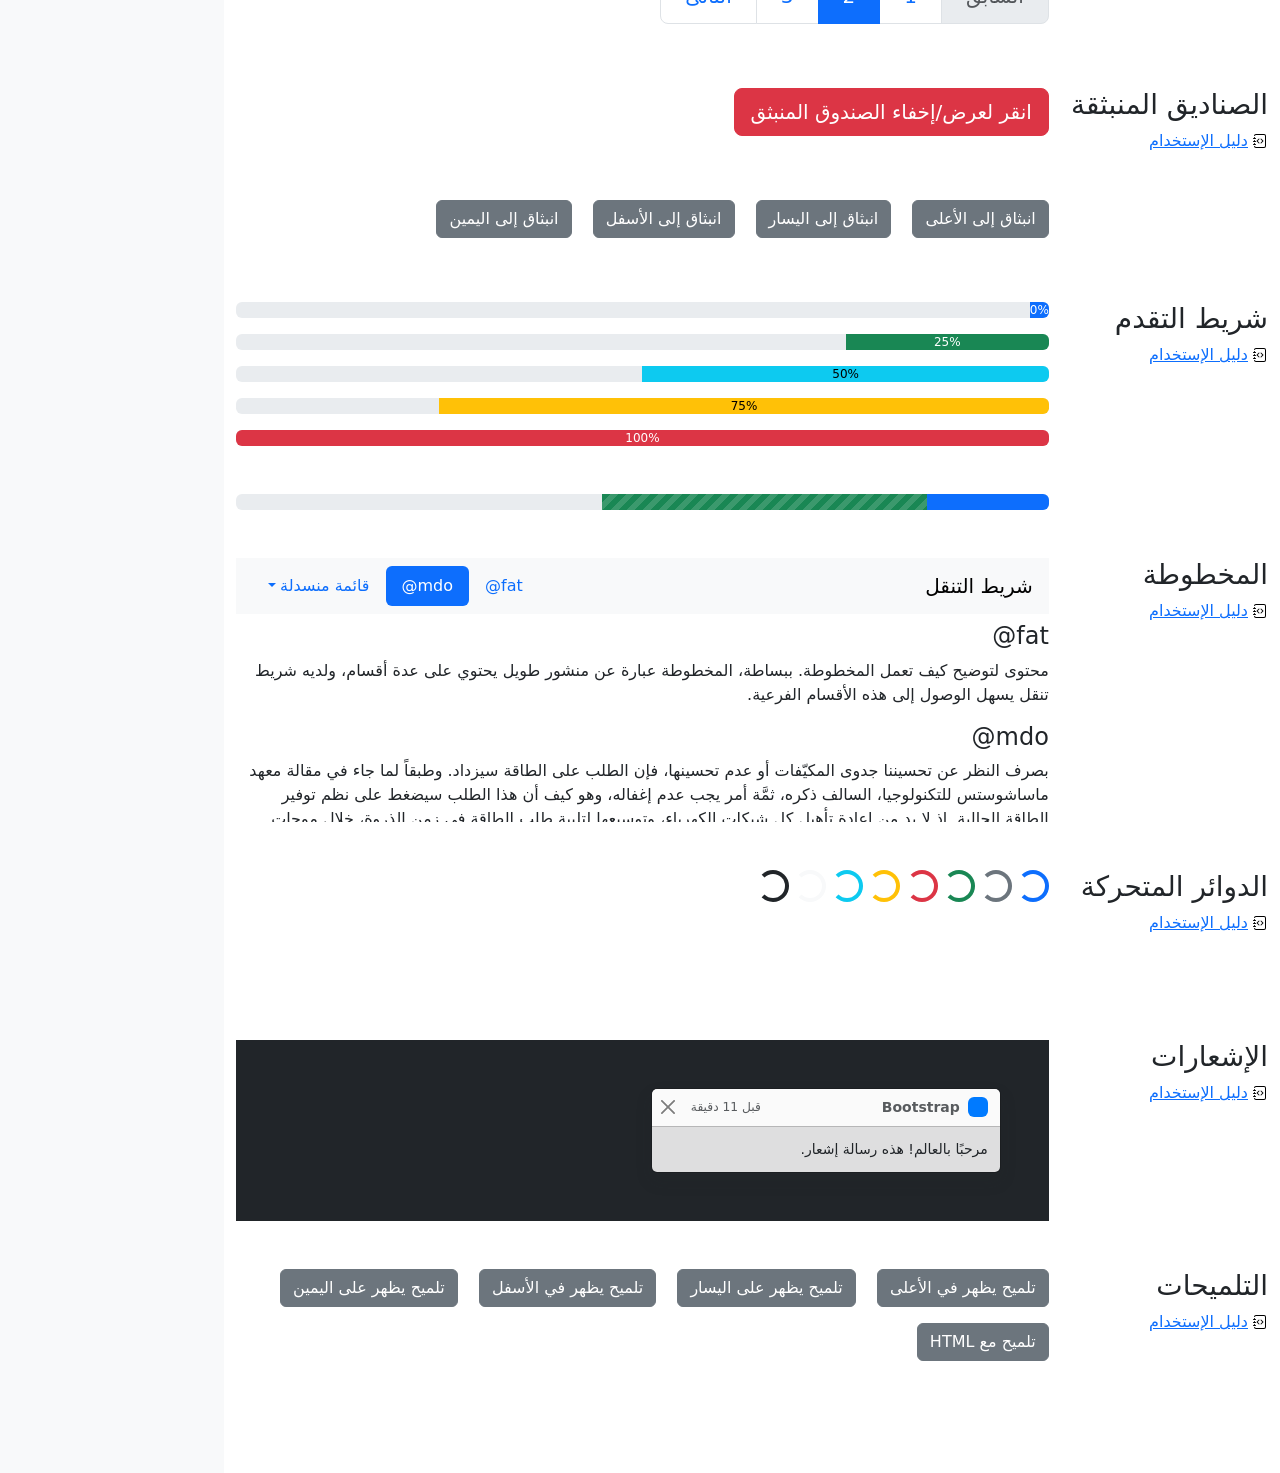
<file: bootstrap/ejemplos/cheatsheet-rtl/index.html>
<!doctype html>
<html lang="ar" dir="rtl">
  <head>
    <meta charset="utf-8">
    <meta name="viewport" content="width=device-width, initial-scale=1">
    <meta name="description" content="">
    <meta name="author" content="Mark Otto, Jacob Thornton, and Bootstrap contributors">
    <meta name="generator" content="Hugo 0.108.0">
    <title>ورقة الغش · Bootstrap v5.3</title>

    <link rel="canonical" href="https://getbootstrap.com/docs/5.3/examples/cheatsheet-rtl/">

    

    

<link href="../assets/dist/css/bootstrap.rtl.min.css" rel="stylesheet">

    <style>
      .bd-placeholder-img {
        font-size: 1.125rem;
        text-anchor: middle;
        -webkit-user-select: none;
        -moz-user-select: none;
        user-select: none;
      }

      @media (min-width: 768px) {
        .bd-placeholder-img-lg {
          font-size: 3.5rem;
        }
      }

      .b-example-divider {
        height: 3rem;
        background-color: rgba(0, 0, 0, .1);
        border: solid rgba(0, 0, 0, .15);
        border-width: 1px 0;
        box-shadow: inset 0 .5em 1.5em rgba(0, 0, 0, .1), inset 0 .125em .5em rgba(0, 0, 0, .15);
      }

      .b-example-vr {
        flex-shrink: 0;
        width: 1.5rem;
        height: 100vh;
      }

      .bi {
        vertical-align: -.125em;
        fill: currentColor;
      }

      .nav-scroller {
        position: relative;
        z-index: 2;
        height: 2.75rem;
        overflow-y: hidden;
      }

      .nav-scroller .nav {
        display: flex;
        flex-wrap: nowrap;
        padding-bottom: 1rem;
        margin-top: -1px;
        overflow-x: auto;
        text-align: center;
        white-space: nowrap;
        -webkit-overflow-scrolling: touch;
      }
    </style>

    
    <!-- Custom styles for this template -->
    <link href="../cheatsheet/cheatsheet.rtl.css" rel="stylesheet">
  </head>
  <body class="bg-light">
    
<header class="bd-header bg-dark py-3 d-flex align-items-stretch border-bottom border-dark">
  <div class="container-fluid d-flex align-items-center">
    <h1 class="d-flex align-items-center fs-4 text-white mb-0">
      <img src="../assets/brand/bootstrap-logo-white.svg" width="38" height="30" class="me-3" alt="Bootstrap">
      ورقة الغش
    </h1>
    <a href="../examples/cheatsheet/" class="ms-auto link-light" hreflang="en">جدول بيانات LTR</a>
  </div>
</header>
<aside class="bd-aside sticky-xl-top text-muted align-self-start mb-3 mb-xl-5 px-2">
  <h2 class="h6 pt-4 pb-3 mb-4 border-bottom">على هذه الصفحة</h2>
  <nav class="small" id="toc">
    <ul class="list-unstyled">
      <li class="my-2">
        <button class="btn d-inline-flex align-items-center collapsed border-0" data-bs-toggle="collapse" aria-expanded="false" data-bs-target="#contents-collapse" aria-controls="contents-collapse">المحتوى</button>
        <ul class="list-unstyled ps-3 collapse" id="contents-collapse">
          <li><a class="d-inline-flex align-items-center rounded text-decoration-none" href="#typography">النصوص</a></li>
          <li><a class="d-inline-flex align-items-center rounded text-decoration-none" href="#images">الصور</a></li>
          <li><a class="d-inline-flex align-items-center rounded text-decoration-none" href="#tables">الجداول</a></li>
          <li><a class="d-inline-flex align-items-center rounded text-decoration-none" href="#figures">النماذج البيانية</a></li>
        </ul>
      </li>
      <li class="my-2">
        <button class="btn d-inline-flex align-items-center collapsed border-0" data-bs-toggle="collapse" aria-expanded="false" data-bs-target="#forms-collapse" aria-controls="forms-collapse">النماذج</button>
        <ul class="list-unstyled ps-3 collapse" id="forms-collapse">
          <li><a class="d-inline-flex align-items-center rounded text-decoration-none" href="#overview">نظرة عامة</a></li>
          <li><a class="d-inline-flex align-items-center rounded text-decoration-none" href="#disabled-forms">الحقول المعطلة</a></li>
          <li><a class="d-inline-flex align-items-center rounded text-decoration-none" href="#sizing">الأحجام</a></li>
          <li><a class="d-inline-flex align-items-center rounded text-decoration-none" href="#input-group">مجموعة الإدخال</a></li>
          <li><a class="d-inline-flex align-items-center rounded text-decoration-none" href="#floating-labels">الحقول ذوي العناوين العائمة</a></li>
          <li><a class="d-inline-flex align-items-center rounded text-decoration-none" href="#validation">التحقق</a></li>
        </ul>
      </li>
      <li class="my-2">
        <button class="btn d-inline-flex align-items-center collapsed border-0" data-bs-toggle="collapse" aria-expanded="false" data-bs-target="#components-collapse" aria-controls="components-collapse">مكونات</button>
        <ul class="list-unstyled ps-3 collapse" id="components-collapse">
          <li><a class="d-inline-flex align-items-center rounded text-decoration-none" href="#accordion">المطوية</a></li>
          <li><a class="d-inline-flex align-items-center rounded text-decoration-none" href="#alerts">الإنذارات</a></li>
          <li><a class="d-inline-flex align-items-center rounded text-decoration-none" href="#badge">الشارة</a></li>
          <li><a class="d-inline-flex align-items-center rounded text-decoration-none" href="#breadcrumb">مسار التنقل التفصيلي</a></li>
          <li><a class="d-inline-flex align-items-center rounded text-decoration-none" href="#buttons">الأزرار</a></li>
          <li><a class="d-inline-flex align-items-center rounded text-decoration-none" href="#button-group">مجموعة الأزرار</a></li>
          <li><a class="d-inline-flex align-items-center rounded text-decoration-none" href="#card">البطاقة</a></li>
          <li><a class="d-inline-flex align-items-center rounded text-decoration-none" href="#carousel">شرائح العرض</a></li>
          <li><a class="d-inline-flex align-items-center rounded text-decoration-none" href="#dropdowns">القوائم المنسدلة</a></li>
          <li><a class="d-inline-flex align-items-center rounded text-decoration-none" href="#list-group">مجموعة العناصر</a></li>
          <li><a class="d-inline-flex align-items-center rounded text-decoration-none" href="#modal">الصندوق العائم</a></li>
          <li><a class="d-inline-flex align-items-center rounded text-decoration-none" href="#navs">التنقل</a></li>
          <li><a class="d-inline-flex align-items-center rounded text-decoration-none" href="#navbar">شريط التنقل</a></li>
          <li><a class="d-inline-flex align-items-center rounded text-decoration-none" href="#pagination">ترقيم الصفحات</a></li>
          <li><a class="d-inline-flex align-items-center rounded text-decoration-none" href="#popovers">الصناديق المنبثقة</a></li>
          <li><a class="d-inline-flex align-items-center rounded text-decoration-none" href="#progress">شريط التقدم</a></li>
          <li><a class="d-inline-flex align-items-center rounded text-decoration-none" href="#scrollspy">المخطوطة</a></li>
          <li><a class="d-inline-flex align-items-center rounded text-decoration-none" href="#spinners">الدوائر المتحركة</a></li>
          <li><a class="d-inline-flex align-items-center rounded text-decoration-none" href="#toasts">الإشعارات</a></li>
          <li><a class="d-inline-flex align-items-center rounded text-decoration-none" href="#tooltips">التلميحات</a></li>
        </ul>
      </li>
    </ul>
  </nav>
</aside>
<div class="bd-cheatsheet container-fluid bg-body">
  <section id="content">
    <h2 class="sticky-xl-top fw-bold pt-3 pt-xl-5 pb-2 pb-xl-3">المحتوى</h2>

    <article class="my-3" id="typography">
      <div class="bd-heading sticky-xl-top align-self-start mt-5 mb-3 mt-xl-0 mb-xl-2">
        <h3>النصوص</h3>
        <a class="d-flex align-items-center" hreflang="en" href="../content/typography/">دليل الإستخدام</a>
      </div>

      <div>
        <div class="bd-example-snippet bd-code-snippet"><div class="bd-example">
        <p class="display-1">العرض 1</p>
        <p class="display-2">العرض 2</p>
        <p class="display-3">العرض 3</p>
        <p class="display-4">العرض 4</p>
        <p class="display-5">العرض 5</p>
        <p class="display-6">العرض 6</p>
        </div></div>


        <div class="bd-example-snippet bd-code-snippet"><div class="bd-example">
        <p class="h1">عنوان 1</p>
        <p class="h2">عنوان 2</p>
        <p class="h3">عنوان 3</p>
        <p class="h4">عنوان 4</p>
        <p class="h5">عنوان 5</p>
        <p class="h6">عنوان 6</p>
        </div></div>


        <div class="bd-example-snippet bd-code-snippet"><div class="bd-example">
        <p class="lead">
          هذه قطعة إملائية متميزة، فهي مصممة لتكون بارزة من بين القطع الإملائية الأخرى.
        </p>
        </div></div>


        <div class="bd-example-snippet bd-code-snippet"><div class="bd-example">
        <p>يمكنك استخدام تصنيف mark <mark>لتحديد</mark> نص.</p>
        <p><del>من المفترض أن يتم التعامل مع هذا السطر كنص محذوف.</del></p>
        <p><s>من المفترض أن يتم التعامل مع هذا السطر على أنه لم يعد دقيقًا.</s></p>
        <p><ins>من المفترض أن يتم التعامل مع هذا السطر كإضافة إلى المستند.</ins></p>
        <p><u>سيتم عرض النص في هذا السطر كما وتحته خط.</u></p>
        <p><small>من المفترض أن يتم التعامل مع هذا السطر على أنه يحوي تفاصيل صغيرة.</small></p>
        <p><strong>هذا السطر يحوي نص عريض.</strong></p>
        <p><em>هذا السطر يحوي نص مائل.</em></p>
        </div></div>


        <div class="bd-example-snippet bd-code-snippet"><div class="bd-example">
        <hr>
        </div></div>


        <div class="bd-example-snippet bd-code-snippet"><div class="bd-example">
        <blockquote class="blockquote">
          <p>إقتباس مبهر، موضوع في عنصر blockquote</p>
          <footer class="blockquote-footer">شخص مشهور في <cite title= "عنوان المصدر"> عنوان المصدر </cite></footer>
        </blockquote>
        </div></div>


        <div class="bd-example-snippet bd-code-snippet"><div class="bd-example">
        <ul class="list-unstyled">
          <li>هذه قائمة عناصر.</li>
          <li>بالرغم من أنها مصممة كي لا تظهر كذلك.</li>
          <li>إلا أنها مجهزة كـ قائمة خلف الكواليس</li>
          <li>هذا التصميم ينطبق فقد على القائمة الرئيسية</li>
          <li>القوائم الفرعية
            <ul>
              <li>لا تتأثر بهذا التصميم</li>
              <li>فهي تظهر عليها علامات الترقيم</li>
              <li>وتحتوي على مساحة فارغة بجوارها</li>
            </ul>
          </li>
          <li>قد يكون هذا التصميم مفيدًا في بعض الأحيان.</li>
        </ul>
        </div></div>


        <div class="bd-example-snippet bd-code-snippet"><div class="bd-example">
        <ul class="list-inline">
          <li class="list-inline-item">هذا عنصر في قائمة.</li>
          <li class="list-inline-item">وهذا أيضًا.</li>
          <li class="list-inline-item">لكنهم يظهرون متجاورين.</li>
        </ul>
        </div></div>

      </div>
    </article>
    <article class="my-3" id="images">
      <div class="bd-heading sticky-xl-top align-self-start mt-5 mb-3 mt-xl-0 mb-xl-2">
        <h3>الصور</h3>
        <a class="d-flex align-items-center" hreflang="en" href="../content/images/">دليل الإستخدام</a>
      </div>

      <div>
        <div class="bd-example-snippet bd-code-snippet"><div class="bd-example">
        <svg class="bd-placeholder-img bd-placeholder-img-lg img-fluid" width="100%" height="250" xmlns="http://www.w3.org/2000/svg" role="img" aria-label="Placeholder: صورة مستجيبة" preserveAspectRatio="xMidYMid slice" focusable="false"><title>Placeholder</title><rect width="100%" height="100%" fill="#868e96"/><text x="50%" y="50%" fill="#dee2e6" dy=".3em">صورة مستجيبة</text></svg>
        </div></div>


        <div class="bd-example-snippet bd-code-snippet"><div class="bd-example">
        <svg class="bd-placeholder-img img-thumbnail" width="200" height="200" xmlns="http://www.w3.org/2000/svg" role="img" aria-label="صورة عنصر نائب مربع عام مع حدود بيضاء حولها ، مما يجعلها تشبه صورة تم التقاطها بكاميرا فورية قديمة: 200x200" preserveAspectRatio="xMidYMid slice" focusable="false"><title>صورة عنصر نائب مربع عام مع حدود بيضاء حولها ، مما يجعلها تشبه صورة تم التقاطها بكاميرا فورية قديمة</title><rect width="100%" height="100%" fill="#868e96"/><text x="50%" y="50%" fill="#dee2e6" dy=".3em">200x200</text></svg>
        </div></div>

      </div>
    </article>
    <article class="my-3" id="tables">
      <div class="bd-heading sticky-xl-top align-self-start mt-5 mb-3 mt-xl-0 mb-xl-2">
        <h3>الجداول</h3>
        <a class="d-flex align-items-center" hreflang="en" href="../content/tables/">دليل الإستخدام</a>
      </div>

      <div>
        <div class="bd-example-snippet bd-code-snippet"><div class="bd-example">
        <table class="table table-striped">
          <thead>
          <tr>
            <th scope="col">#</th>
            <th scope="col">الاسم الاول</th>
            <th scope="col">الكنية</th>
            <th scope="col">الاسم المستعار</th>
          </tr>
          </thead>
          <tbody>
          <tr>
            <th scope="row">1</th>
            <td>Mark</td>
            <td>Otto</td>
            <td><bdo lang="en" dir="ltr">@mdo</bdo></td>
          </tr>
          <tr>
            <th scope="row">2</th>
            <td>Jacob</td>
            <td>Thornton</td>
            <td><bdo lang="en" dir="ltr">@fat</bdo></td>
          </tr>
          <tr>
            <th scope="row">3</th>
            <td colspan="2">Larry the Bird</td>
            <td><bdo lang="en" dir="ltr">@twitter</bdo></td>
          </tr>
          </tbody>
        </table>
        </div></div>


        <div class="bd-example-snippet bd-code-snippet"><div class="bd-example">
        <table class="table table-dark table-borderless">
          <thead>
          <tr>
            <th scope="col">#</th>
            <th scope="col">الاسم الاول</th>
            <th scope="col">الكنية</th>
            <th scope="col">الاسم المستعار</th>
          </tr>
          </thead>
          <tbody>
          <tr>
            <th scope="row">1</th>
            <td>Mark</td>
            <td>Otto</td>
            <td><bdo lang="en" dir="ltr">@mdo</bdo></td>
          </tr>
          <tr>
            <th scope="row">2</th>
            <td>Jacob</td>
            <td>Thornton</td>
            <td><bdo lang="en" dir="ltr">@fat</bdo></td>
          </tr>
          <tr>
            <th scope="row">3</th>
            <td colspan="2">Larry the Bird</td>
            <td><bdo lang="en" dir="ltr">@twitter</bdo></td>
          </tr>
          </tbody>
        </table>
        </div></div>


        <div class="bd-example-snippet bd-code-snippet"><div class="bd-example">
        <table class="table table-hover">
          <thead>
          <tr>
            <th scope="col">Class</th>
            <th scope="col">عنوان</th>
            <th scope="col">عنوان</th>
          </tr>
          </thead>
          <tbody>
          <tr>
            <th scope="row">Default</th>
            <td>خلية</td>
            <td>خلية</td>
          </tr>
          
          <tr class="table-primary">
            <th scope="row">Primary</th>
            <td>خلية</td>
            <td>خلية</td>
          </tr>
          <tr class="table-secondary">
            <th scope="row">Secondary</th>
            <td>خلية</td>
            <td>خلية</td>
          </tr>
          <tr class="table-success">
            <th scope="row">Success</th>
            <td>خلية</td>
            <td>خلية</td>
          </tr>
          <tr class="table-danger">
            <th scope="row">Danger</th>
            <td>خلية</td>
            <td>خلية</td>
          </tr>
          <tr class="table-warning">
            <th scope="row">Warning</th>
            <td>خلية</td>
            <td>خلية</td>
          </tr>
          <tr class="table-info">
            <th scope="row">Info</th>
            <td>خلية</td>
            <td>خلية</td>
          </tr>
          <tr class="table-light">
            <th scope="row">Light</th>
            <td>خلية</td>
            <td>خلية</td>
          </tr>
          <tr class="table-dark">
            <th scope="row">Dark</th>
            <td>خلية</td>
            <td>خلية</td>
          </tr>
          </tbody>
        </table>
        </div></div>


        <div class="bd-example-snippet bd-code-snippet"><div class="bd-example">
        <table class="table table-sm table-bordered">
          <thead>
          <tr>
            <th scope="col">#</th>
            <th scope="col">الاسم الاول</th>
            <th scope="col">الكنية</th>
            <th scope="col">الاسم المستعار</th>
          </tr>
          </thead>
          <tbody>
          <tr>
            <th scope="row">1</th>
            <td>Mark</td>
            <td>Otto</td>
            <td><bdo lang="en" dir="ltr">@mdo</bdo></td>
          </tr>
          <tr>
            <th scope="row">2</th>
            <td>Jacob</td>
            <td>Thornton</td>
            <td><bdo lang="en" dir="ltr">@fat</bdo></td>
          </tr>
          <tr>
            <th scope="row">3</th>
            <td colspan="2">Larry the Bird</td>
            <td><bdo lang="en" dir="ltr">@twitter</bdo></td>
          </tr>
          </tbody>
        </table>
        </div></div>

      </div>
    </article>
    <article class="my-3" id="figures">
      <div class="bd-heading sticky-xl-top align-self-start mt-5 mb-3 mt-xl-0 mb-xl-2">
        <h3>النماذج البيانية</h3>
        <a class="d-flex align-items-center" hreflang="en" href="../content/figures/">دليل الإستخدام</a>
      </div>

      <div>
        <div class="bd-example-snippet bd-code-snippet"><div class="bd-example">
        <figure class="figure">
          <svg class="bd-placeholder-img figure-img img-fluid rounded" width="400" height="300" xmlns="http://www.w3.org/2000/svg" role="img" aria-label="Placeholder: 400x300" preserveAspectRatio="xMidYMid slice" focusable="false"><title>Placeholder</title><rect width="100%" height="100%" fill="#868e96"/><text x="50%" y="50%" fill="#dee2e6" dy=".3em">400x300</text></svg>
          <figcaption class="figure-caption">شرح للصورة أعلاه.</figcaption>
        </figure>
        </div></div>

      </div>
    </article>
  </section>

  <section id="forms">
    <h2 class="sticky-xl-top fw-bold pt-3 pt-xl-5 pb-2 pb-xl-3">النماذج</h2>

    <article class="my-3" id="overview">
      <div class="bd-heading sticky-xl-top align-self-start mt-5 mb-3 mt-xl-0 mb-xl-2">
        <h3>نظرة عامة</h3>
        <a class="d-flex align-items-center" hreflang="en" href="../forms/overview/">دليل الإستخدام</a>
      </div>

      <div>
        <div class="bd-example-snippet bd-code-snippet"><div class="bd-example">
        <form>
          <div class="mb-3">
            <label for="exampleInputEmail1" class="form-label">البريد الإلكتروني</label>
            <input type="email" class="form-control" id="exampleInputEmail1" aria-describedby="emailHelp">
            <div id="emailHelp" class="form-text">لن نقوم بمشاركة بريدك الإلكتروني مع أي شخص آخر.</div>
          </div>
          <div class="mb-3">
            <label for="exampleInputPassword1" class="form-label">كلمة السر</label>
            <input type="password" class="form-control" id="exampleInputPassword1">
          </div>
          <div class="mb-3">
            <label for="exampleSelect" class="form-label">قائمة اختيار</label>
            <select class="form-select" id="exampleSelect">
              <option selected>افتح قائمة الاختيار هذه</option>
              <option value="1">واحد</option>
              <option value="2">اثنان</option>
              <option value="3">ثلاثة</option>
            </select>
          </div>
          <div class="mb-3 form-check">
            <input type="checkbox" class="form-check-input" id="exampleCheck1">
            <label class="form-check-label" for="exampleCheck1">اخترني</label>
          </div>
          <fieldset class="mb-3">
            <legend>أزرار الاختيار الأحادي</legend>
            <div class="form-check">
              <input type="radio" name="radios" class="form-check-input" id="exampleRadio1" checked>
              <label class="form-check-label" for="exampleRadio1">الخيار الافتراضي</label>
            </div>
            <div class="mb-3 form-check">
              <input type="radio" name="radios" class="form-check-input" id="exampleRadio2">
              <label class="form-check-label" for="exampleRadio2">خيار آخر</label>
            </div>
          </fieldset>
          <div class="mb-3">
            <label class="form-label" for="customFile">رفع</label>
            <input type="file" class="form-control" id="customFile">
          </div>
          <div class="mb-3 form-check form-switch">
            <input class="form-check-input" type="checkbox" role="switch" id="flexSwitchCheckChecked" checked>
            <label class="form-check-label" for="flexSwitchCheckChecked">زر على شكل مفتاح اختيار.</label>
          </div>
          <div class="mb-3">
            <label for="customRange3" class="form-label">مثال على حقل اختيار نطاقي</label>
            <input type="range" class="form-range" min="0" max="5" step="0.5" id="customRange3">
          </div>
          <button type="submit" class="btn btn-primary">إرسال</button>
        </form>
        </div></div>

      </div>
    </article>
    <article class="my-3" id="disabled-forms">
      <div class="bd-heading sticky-xl-top align-self-start mt-5 mb-3 mt-xl-0 mb-xl-2">
        <h3>الحقول المعطلة</h3>
        <a class="d-flex align-items-center" hreflang="en" href="../forms/overview/#disabled-forms">دليل الإستخدام</a>
      </div>

      <div>
        <div class="bd-example-snippet bd-code-snippet"><div class="bd-example">
        <form>
          <fieldset disabled aria-label="مثال على مجموعة الحقول المعطلة">
            <div class="mb-3">
              <label for="disabledTextInput" class="form-label">حقل إدخال معطل</label>
              <input type="text" id="disabledTextInput" class="form-control" placeholder="حقل إدخال معطل">
            </div>
            <div class="mb-3">
              <label for="disabledSelect" class="form-label">قائمة اختيار معطلة</label>
              <select id="disabledSelect" class="form-select">
                <option>خيار معطل</option>
              </select>
            </div>
            <div class="mb-3">
              <div class="form-check">
                <input class="form-check-input" type="checkbox" id="disabledFieldsetCheck" disabled>
                <label class="form-check-label" for="disabledFieldsetCheck">
                  زر اختيار معطل
                </label>
              </div>
            </div>
            <fieldset class="mb-3">
              <legend>أزرار اختيار أحادي معطلين</legend>
              <div class="form-check">
                <input type="radio" name="radios" class="form-check-input" id="disabledRadio1" disabled>
                <label class="form-check-label" for="disabledRadio1">خيار معطل</label>
              </div>
              <div class="mb-3 form-check">
                <input type="radio" name="radios" class="form-check-input" id="disabledRadio2" disabled>
                <label class="form-check-label" for="disabledRadio2">خيار آخر معطل</label>
              </div>
            </fieldset>
            <div class="mb-3">
              <label class="form-label" for="disabledCustomFile">رفع معطل</label>
              <input type="file" class="form-control" id="disabledCustomFile" disabled>
            </div>
            <div class="mb-3 form-check form-switch">
              <input class="form-check-input" type="checkbox" role="switch" id="disabledSwitchCheckChecked" checked disabled>
              <label class="form-check-label" for="disabledSwitchCheckChecked">زر معطل على شكل مفتاح اختيار.</label>
            </div>
            <div class="mb-3">
              <label for="disabledRange" class="form-label">حقل اختيار نطاقي معطل</label>
              <input type="range" class="form-range" min="0" max="5" step="0.5" id="disabledRange">
            </div>
            <button type="submit" class="btn btn-primary">إرسال</button>
          </fieldset>
        </form>
        </div></div>

      </div>
    </article>
    <article class="my-3" id="sizing">
      <div class="bd-heading sticky-xl-top align-self-start mt-5 mb-3 mt-xl-0 mb-xl-2">
        <h3>الأحجام</h3>
        <a class="d-flex align-items-center" hreflang="en" href="../forms/form-control/#sizing">دليل الإستخدام</a>
      </div>

      <div>
        <div class="bd-example-snippet bd-code-snippet"><div class="bd-example">
        <div class="mb-3">
          <input class="form-control form-control-lg" type="text" placeholder="حقل إدخال كبير" aria-label=".form-control-lg مثال">
        </div>
        <div class="mb-3">
          <select class="form-select form-select-lg" aria-label=".form-select-lg مثال">
            <option selected>افتح قائمة الاختيار هذه</option>
            <option value="1">واحد</option>
            <option value="2">اثنان</option>
            <option value="3">ثلاثة</option>
          </select>
        </div>
        <div class="mb-3">
          <input type="file" class="form-control form-control-lg" aria-label="مثال على إدخال ملف كبير">
        </div>
        </div></div>


        <div class="bd-example-snippet bd-code-snippet"><div class="bd-example">
        <div class="mb-3">
          <input class="form-control form-control-sm" type="text" placeholder="حقل إدخال صغير" aria-label=".form-control-sm مثال">
        </div>
        <div class="mb-3">
          <select class="form-select form-select-sm" aria-label=".form-select-sm مثال">
            <option selected>افتح قائمة الاختيار هذه</option>
            <option value="1">واحد</option>
            <option value="2">اثنان</option>
            <option value="3">ثلاثة</option>
          </select>
        </div>
        <div class="mb-3">
          <input type="file" class="form-control form-control-sm" aria-label="مثال على إدخال ملف صغير">
        </div>
        </div></div>

      </div>
    </article>
    <article class="my-3" id="input-group">
      <div class="bd-heading sticky-xl-top align-self-start mt-5 mb-3 mt-xl-0 mb-xl-2">
        <h3>مجموعة الإدخال</h3>
        <a class="d-flex align-items-center" hreflang="en" href="../forms/input-group/">دليل الإستخدام</a>
      </div>

      <div>
        <div class="bd-example-snippet bd-code-snippet"><div class="bd-example">
        <div class="input-group mb-3">
          <span class="input-group-text" id="basic-addon1">أنا اسمي</span>
          <input type="text" class="form-control" placeholder="فلان الفلاني" aria-label="الاسم" aria-describedby="basic-addon1">
        </div>
        <div class="input-group mb-3">
          <input type="text" class="form-control" placeholder="أنا أحب الكعك والقهوة" aria-label="الطعام المفضل" aria-describedby="basic-addon2">
          <span class="input-group-text" id="basic-addon2">وغيرها</span>
        </div>
        <label for="basic-url" class="form-label">عنوان حسابك الشخصي</label>
        <div class="input-group mb-3">
          <input type="text" class="form-control" id="basic-url" aria-describedby="basic-addon3">
          <span class="input-group-text" id="basic-addon3"><bdo lang="en" dir="ltr">https://example.com/users/</bdo></span>
        </div>
        <div class="input-group mb-3">
          <span class="input-group-text"><bdo lang="en" dir="ltr">.00</bdo></span>
          <input type="text" class="form-control" aria-label="المبلغ (لأقرب دولار)">
          <span class="input-group-text">$</span>
        </div>
        <div class="input-group">
          <span class="input-group-text">مع textarea</span>
          <textarea class="form-control" aria-label="مع textarea"></textarea>
        </div>
        </div></div>

      </div>
    </article>
    <article class="my-3" id="floating-labels">
      <div class="bd-heading sticky-xl-top align-self-start mt-5 mb-3 mt-xl-0 mb-xl-2">
        <h3>الحقول ذوي العناوين العائمة</h3>
        <a class="d-flex align-items-center" href="../forms/floating-labels/">دليل الإستخدام</a>
      </div>

      <div>
        <div class="bd-example-snippet bd-code-snippet"><div class="bd-example">
        <form>
          <div class="form-floating mb-3">
            <input type="email" class="form-control" id="floatingInput" placeholder="name@example.com">
            <label for="floatingInput">البريد الالكتروني</label>
          </div>
          <div class="form-floating">
            <input type="password" class="form-control" id="floatingPassword" placeholder="كلمة السر">
            <label for="floatingPassword">كلمة السر</label>
          </div>
        </form>
        </div></div>

      </div>
    </article>
    <article class="my-3" id="validation">
      <div class="bd-heading sticky-xl-top align-self-start mt-5 mb-3 mt-xl-0 mb-xl-2">
        <h3>التحقق</h3>
        <a class="d-flex align-items-center" hreflang="en" href="../forms/validation/">دليل الإستخدام</a>
      </div>

      <div>
        <div class="bd-example-snippet bd-code-snippet"><div class="bd-example">
        <form class="row g-3">
          <div class="col-md-4">
            <label for="validationServer01" class="form-label">الاسم الاول</label>
            <input type="text" class="form-control is-valid" id="validationServer01" value="Mark" required>
            <div class="valid-feedback">
              يبدو صحيحًا!
            </div>
          </div>
          <div class="col-md-4">
            <label for="validationServer02" class="form-label">الكنية</label>
            <input type="text" class="form-control is-valid" id="validationServer02" value="Otto" required>
            <div class="valid-feedback">
              يبدو صحيحًا!
            </div>
          </div>
          <div class="col-md-4">
            <label for="validationServerUsername" class="form-label">اسم المستخدم</label>
            <div class="input-group has-validation">
              <input type="text" class="form-control is-invalid" id="validationServerUsername" aria-describedby="inputGroupPrepend3" required>
              <span class="input-group-text" id="inputGroupPrepend3">@</span>
              <div class="invalid-feedback">
                يرجى اختيار اسم مستخدم.
              </div>
            </div>
          </div>
          <div class="col-md-6">
            <label for="validationServer03" class="form-label">مدينة</label>
            <input type="text" class="form-control is-invalid" id="validationServer03" required>
            <div class="invalid-feedback">
              يرجى إدخال مدينة صحيحة.
            </div>
          </div>
          <div class="col-md-3">
            <label for="validationServer04" class="form-label">حالة</label>
            <select class="form-select is-invalid" id="validationServer04" required>
              <option selected disabled value="">اختر...</option>
              <option>...</option>
            </select>
            <div class="invalid-feedback">
              يرجى اختيار ولاية صحيحة.
            </div>
          </div>
          <div class="col-md-3">
            <label for="validationServer05" class="form-label">الرمز البريدي</label>
            <input type="text" class="form-control is-invalid" id="validationServer05" required>
            <div class="invalid-feedback">
              يرجى إدخال رمز بريدي صحيح.
            </div>
          </div>
          <div class="col-12">
            <div class="form-check">
              <input class="form-check-input is-invalid" type="checkbox" value="" id="invalidCheck3" required>
              <label class="form-check-label" for="invalidCheck3">
                أوافق على الشروط والأحكام
              </label>
              <div class="invalid-feedback">
                تجب الموافقة قبل إرسال النموذج.
              </div>
            </div>
          </div>
          <div class="col-12">
            <button class="btn btn-primary" type="submit">إرسال النموذج</button>
          </div>
        </form>
        </div></div>

      </div>
    </article>
  </section>

  <section id="components">
    <h2 class="sticky-xl-top fw-bold pt-3 pt-xl-5 pb-2 pb-xl-3">العناصر</h2>

    <article class="my-3" id="accordion">
      <div class="bd-heading sticky-xl-top align-self-start mt-5 mb-3 mt-xl-0 mb-xl-2">
        <h3>المطوية</h3>
        <a class="d-flex align-items-center" hreflang="en" href="../components/accordion/">دليل الإستخدام</a>
      </div>

      <div>
        <div class="bd-example-snippet bd-code-snippet"><div class="bd-example">
        <div class="accordion" id="accordionExample">
          <div class="accordion-item">
            <h4 class="accordion-header" id="headingOne">
              <button class="accordion-button" type="button" data-bs-toggle="collapse" data-bs-target="#collapseOne" aria-expanded="true" aria-controls="collapseOne">
                عنصر المطوية الأول
              </button>
            </h4>
            <div id="collapseOne" class="accordion-collapse collapse show" aria-labelledby="headingOne" data-bs-parent="#accordionExample">
              <div class="accordion-body">
                <strong>هذا هو محتوى عنصر المطوية الأول.</strong> سيكون المحتوى مخفيًا بشكل إفتراضي حتى يقوم Bootstrap بإضافة الكلاسات اللازمة لكل عنصر في المطوية. هذه الكلاسات تتحكم بالمظهر العام ووتتحكم أيضا بإظهار وإخفاء أقسام المطوية عبر حركات CSS الإنتقالية. يمكنك تعديل أي من هذه عبر كلاسات CSS خاصة بك، او عبر تغيير القيم الإفتراضية المقدمة من Bootstrap. من الجدير بالذكر أنه يمكن وضع أي كود HTML هنا، ولكن الحركة الإنتقالية قد تحد من الoverflow.
              </div>
            </div>
          </div>
          <div class="accordion-item">
            <h4 class="accordion-header" id="headingTwo">
              <button class="accordion-button collapsed" type="button" data-bs-toggle="collapse" data-bs-target="#collapseTwo" aria-expanded="false" aria-controls="collapseTwo">
                عنصر المطوية الثاني
              </button>
            </h4>
            <div id="collapseTwo" class="accordion-collapse collapse" aria-labelledby="headingTwo" data-bs-parent="#accordionExample">
              <div class="accordion-body">
                <strong>هذا هو محتوى عنصر المطوية الثاني.</strong> سيكون المحتوى مخفيًا بشكل إفتراضي حتى يقوم Bootstrap بإضافة الكلاسات اللازمة لكل عنصر في المطوية. هذه الكلاسات تتحكم بالمظهر العام ووتتحكم أيضا بإظهار وإخفاء أقسام المطوية عبر حركات CSS الإنتقالية. يمكنك تعديل أي من هذه عبر كلاسات CSS خاصة بك، او عبر تغيير القيم الإفتراضية المقدمة من Bootstrap. من الجدير بالذكر أنه يمكن وضع أي كود HTML هنا، ولكن الحركة الإنتقالية قد تحد من الoverflow.
              </div>
            </div>
          </div>
          <div class="accordion-item">
            <h4 class="accordion-header" id="headingThree">
              <button class="accordion-button collapsed" type="button" data-bs-toggle="collapse" data-bs-target="#collapseThree" aria-expanded="false" aria-controls="collapseThree">
                عنصر المطوية الثالث
              </button>
            </h4>
            <div id="collapseThree" class="accordion-collapse collapse" aria-labelledby="headingThree" data-bs-parent="#accordionExample">
              <div class="accordion-body">
                <strong>هذا هو محتوى عنصر المطوية الثالث.</strong> سيكون المحتوى مخفيًا بشكل إفتراضي حتى يقوم Bootstrap بإضافة الكلاسات اللازمة لكل عنصر في المطوية. هذه الكلاسات تتحكم بالمظهر العام ووتتحكم أيضا بإظهار وإخفاء أقسام المطوية عبر حركات CSS الإنتقالية. يمكنك تعديل أي من هذه عبر كلاسات CSS خاصة بك، او عبر تغيير القيم الإفتراضية المقدمة من Bootstrap. من الجدير بالذكر أنه يمكن وضع أي كود HTML هنا، ولكن الحركة الإنتقالية قد تحد من الoverflow.
              </div>
            </div>
          </div>
        </div>
        </div></div>

      </div>
    </article>
    <article class="my-3" id="alerts">
      <div class="bd-heading sticky-xl-top align-self-start mt-5 mb-3 mt-xl-0 mb-xl-2">
        <h3>الإنذارات</h3>
        <a class="d-flex align-items-center" hreflang="en" href="../components/alerts/">دليل الإستخدام</a>
      </div>

      <div>
        <div class="bd-example-snippet bd-code-snippet"><div class="bd-example">
        
        <div class="alert alert-primary alert-dismissible fade show" role="alert">
          تنبيه primary بسيط مع <a href="#" class="alert-link">رابط مثال</a>. أعطها نقرة إذا أردت.
          <button type="button" class="btn-close" data-bs-dismiss="alert" aria-label="قريب"></button>
        </div>
        <div class="alert alert-secondary alert-dismissible fade show" role="alert">
          تنبيه secondary بسيط مع <a href="#" class="alert-link">رابط مثال</a>. أعطها نقرة إذا أردت.
          <button type="button" class="btn-close" data-bs-dismiss="alert" aria-label="قريب"></button>
        </div>
        <div class="alert alert-success alert-dismissible fade show" role="alert">
          تنبيه success بسيط مع <a href="#" class="alert-link">رابط مثال</a>. أعطها نقرة إذا أردت.
          <button type="button" class="btn-close" data-bs-dismiss="alert" aria-label="قريب"></button>
        </div>
        <div class="alert alert-danger alert-dismissible fade show" role="alert">
          تنبيه danger بسيط مع <a href="#" class="alert-link">رابط مثال</a>. أعطها نقرة إذا أردت.
          <button type="button" class="btn-close" data-bs-dismiss="alert" aria-label="قريب"></button>
        </div>
        <div class="alert alert-warning alert-dismissible fade show" role="alert">
          تنبيه warning بسيط مع <a href="#" class="alert-link">رابط مثال</a>. أعطها نقرة إذا أردت.
          <button type="button" class="btn-close" data-bs-dismiss="alert" aria-label="قريب"></button>
        </div>
        <div class="alert alert-info alert-dismissible fade show" role="alert">
          تنبيه info بسيط مع <a href="#" class="alert-link">رابط مثال</a>. أعطها نقرة إذا أردت.
          <button type="button" class="btn-close" data-bs-dismiss="alert" aria-label="قريب"></button>
        </div>
        <div class="alert alert-light alert-dismissible fade show" role="alert">
          تنبيه light بسيط مع <a href="#" class="alert-link">رابط مثال</a>. أعطها نقرة إذا أردت.
          <button type="button" class="btn-close" data-bs-dismiss="alert" aria-label="قريب"></button>
        </div>
        <div class="alert alert-dark alert-dismissible fade show" role="alert">
          تنبيه dark بسيط مع <a href="#" class="alert-link">رابط مثال</a>. أعطها نقرة إذا أردت.
          <button type="button" class="btn-close" data-bs-dismiss="alert" aria-label="قريب"></button>
        </div>
        </div></div>


        <div class="bd-example-snippet bd-code-snippet"><div class="bd-example">
        <div class="alert alert-success" role="alert">
          <h4 class="alert-heading">أحسنت!</h4>
          <p>لقد نجحت في قراءة رسالة التنبيه المهمة هذه. سيتم تشغيل نص المثال هذا لفترة أطول قليلاً حتى تتمكن من رؤية كيفية عمل التباعد داخل التنبيه مع هذا النوع من المحتوى.</p>
          <hr>
          <p class="mb-0">كلما احتجت إلى ذلك ، تأكد من استخدام أدوات الهامش للحفاظ على الأشياء لطيفة ومرتبة.</p>
        </div>
        </div></div>

      </div>
    </article>
    <article class="my-3" id="badge">
      <div class="bd-heading sticky-xl-top align-self-start mt-5 mb-3 mt-xl-0 mb-xl-2">
        <h3>الشارة</h3>
        <a class="d-flex align-items-center" hreflang="en" href="../components/badge/">دليل الإستخدام</a>
      </div>

      <div>
        <div class="bd-example-snippet bd-code-snippet"><div class="bd-example">
        <p class="h1">مثال على عنوان <span class="badge bg-primary">جديد</span></p>
        <p class="h2">مثال على عنوان <span class="badge bg-secondary">جديد</span></p>
        <p class="h3">مثال على عنوان <span class="badge bg-success">جديد</span></p>
        <p class="h4">مثال على عنوان <span class="badge bg-danger">جديد</span></p>
        <p class="h5">مثال على عنوان <span class="badge text-bg-warning">جديد</span></p>
        <p class="h6">مثال على عنوان <span class="badge text-bg-info">جديد</span></p>
        <p class="h6">مثال على عنوان <span class="badge text-bg-light">جديد</span></p>
        <p class="h6">مثال على عنوان <span class="badge bg-dark">جديد</span></p>
        </div></div>


        <div class="bd-example-snippet bd-code-snippet"><div class="bd-example">
        
        <span class="badge rounded-pill bg-primary">Primary</span>
        <span class="badge rounded-pill bg-secondary">Secondary</span>
        <span class="badge rounded-pill bg-success">Success</span>
        <span class="badge rounded-pill bg-danger">Danger</span>
        <span class="badge rounded-pill text-bg-warning">Warning</span>
        <span class="badge rounded-pill text-bg-info">Info</span>
        <span class="badge rounded-pill text-bg-light">Light</span>
        <span class="badge rounded-pill bg-dark">Dark</span>
        </div></div>

      </div>
    </article>
    <article class="my-3" id="breadcrumb">
      <div class="bd-heading sticky-xl-top align-self-start mt-5 mb-3 mt-xl-0 mb-xl-2">
        <h3>مسار التنقل التفصيلي (فتات الخبز)</h3>
        <a class="d-flex align-items-center" hreflang="en" href="../components/breadcrumb/">دليل الإستخدام</a>
      </div>

      <div>
        <div class="bd-example-snippet bd-code-snippet"><div class="bd-example">
        <nav aria-label="فتات الخبز">
          <ol class="breadcrumb">
            <li class="breadcrumb-item"><a href="#">الصفحة الرئيسية</a></li>
            <li class="breadcrumb-item"><a href="#">المكتبة</a></li>
            <li class="breadcrumb-item active" aria-current="page">البيانات</li>
          </ol>
        </nav>
        </div></div>

      </div>
    </article>
    <article class="my-3" id="buttons">
      <div class="bd-heading sticky-xl-top align-self-start mt-5 mb-3 mt-xl-0 mb-xl-2">
        <h3>الأزرار</h3>
        <a class="d-flex align-items-center" hreflang="en" href="../components/buttons/">دليل الإستخدام</a>
      </div>

      <div>
        <div class="bd-example-snippet bd-code-snippet"><div class="bd-example">
        
        <button type="button" class="btn btn-primary">Primary</button>
        <button type="button" class="btn btn-secondary">Secondary</button>
        <button type="button" class="btn btn-success">Success</button>
        <button type="button" class="btn btn-danger">Danger</button>
        <button type="button" class="btn btn-warning">Warning</button>
        <button type="button" class="btn btn-info">Info</button>
        <button type="button" class="btn btn-light">Light</button>
        <button type="button" class="btn btn-dark">Dark</button>

        <button type="button" class="btn btn-link">رابط</button>
        </div></div>


        <div class="bd-example-snippet bd-code-snippet"><div class="bd-example">
        
        <button type="button" class="btn btn-outline-primary">Primary</button>
        <button type="button" class="btn btn-outline-secondary">Secondary</button>
        <button type="button" class="btn btn-outline-success">Success</button>
        <button type="button" class="btn btn-outline-danger">Danger</button>
        <button type="button" class="btn btn-outline-warning">Warning</button>
        <button type="button" class="btn btn-outline-info">Info</button>
        <button type="button" class="btn btn-outline-light">Light</button>
        <button type="button" class="btn btn-outline-dark">Dark</button>
        </div></div>


        <div class="bd-example-snippet bd-code-snippet"><div class="bd-example">
        <button type="button" class="btn btn-primary btn-sm">زر صغير</button>
        <button type="button" class="btn btn-primary">زر قياسي</button>
        <button type="button" class="btn btn-primary btn-lg">زر كبير</button>
        </div></div>

      </div>
    </article>
    <article class="my-3" id="button-group">
      <div class="bd-heading sticky-xl-top align-self-start mt-5 mb-3 mt-xl-0 mb-xl-2">
        <h3>مجموعة الأزرار</h3>
        <a class="d-flex align-items-center" hreflang="en" href="../components/button-group/">دليل الإستخدام</a>
      </div>

      <div>
        <div class="bd-example-snippet bd-code-snippet"><div class="bd-example">
        <div class="btn-toolbar" role="toolbar" aria-label="شريط أدوات مع مجموعات أزرار">
          <div class="btn-group me-2" role="group" aria-label="المجموعة الأولى">
            <button type="button" class="btn btn-secondary">1</button>
            <button type="button" class="btn btn-secondary">2</button>
            <button type="button" class="btn btn-secondary">3</button>
            <button type="button" class="btn btn-secondary">4</button>
          </div>
          <div class="btn-group me-2" role="group" aria-label="المجموعة الثانية">
            <button type="button" class="btn btn-secondary">5</button>
            <button type="button" class="btn btn-secondary">6</button>
            <button type="button" class="btn btn-secondary">7</button>
          </div>
          <div class="btn-group" role="group" aria-label="المجموعة الثالثة">
            <button type="button" class="btn btn-secondary">8</button>
          </div>
        </div>
        </div></div>

      </div>
    </article>
    <article class="my-3" id="card">
      <div class="bd-heading sticky-xl-top align-self-start mt-5 mb-3 mt-xl-0 mb-xl-2">
        <h3>البطاقة</h3>
        <a class="d-flex align-items-center" hreflang="en" href="../components/card/">دليل الإستخدام</a>
      </div>

      <div>
        <div class="bd-example-snippet bd-code-snippet"><div class="bd-example">
        <div class="row  row-cols-1 row-cols-md-2 g-4">
          <div class="col">
            <div class="card">
              <svg class="bd-placeholder-img card-img-top" width="100%" height="180" xmlns="http://www.w3.org/2000/svg" role="img" aria-label="Placeholder: غطاء الصورة" preserveAspectRatio="xMidYMid slice" focusable="false"><title>Placeholder</title><rect width="100%" height="100%" fill="#868e96"/><text x="50%" y="50%" fill="#dee2e6" dy=".3em">غطاء الصورة</text></svg>
              <div class="card-body">
                <h5 class="card-title">عنوان البطاقة</h5>
                <p class="card-text">بعض الأمثلة السريعة للنصوص للبناء على عنوان البطاقة وتشكيل الجزء الأكبر من محتوى البطاقة.</p>
                <a href="#" class="btn btn-primary">اذهب لمكان ما</a>
              </div>
            </div>
          </div>
          <div class="col">
            <div class="card">
              <div class="card-header">
                متميز
              </div>
              <div class="card-body">
                <h5 class="card-title">عنوان البطاقة</h5>
                <p class="card-text">بعض الأمثلة السريعة للنصوص للبناء على عنوان البطاقة وتشكيل الجزء الأكبر من محتوى البطاقة.</p>
                <a href="#" class="btn btn-primary">اذهب لمكان ما</a>
              </div>
              <div class="card-footer text-muted">
                منذ يومان
              </div>
            </div>
          </div>
          <div class="col">
            <div class="card">
              <div class="card-body">
                <h5 class="card-title">عنوان البطاقة</h5>
                <p class="card-text">بعض الأمثلة السريعة للنصوص للبناء على عنوان البطاقة وتشكيل الجزء الأكبر من محتوى البطاقة.</p>
              </div>
              <ul class="list-group list-group-flush">
                <li class="list-group-item">عنصر</li>
                <li class="list-group-item">عنصر آخر</li>
                <li class="list-group-item">عنصر ثالث</li>
              </ul>
              <div class="card-body">
                <a href="#" class="card-link">رابط البطاقة</a>
                <a href="#" class="card-link">رابط آخر</a>
              </div>
            </div>
          </div>
          <div class="col">
            <div class="card">
              <div class="row g-0">
                <div class="col-md-4">
                  <svg class="bd-placeholder-img" width="100%" height="250" xmlns="http://www.w3.org/2000/svg" role="img" aria-label="Placeholder: صورة" preserveAspectRatio="xMidYMid slice" focusable="false"><title>Placeholder</title><rect width="100%" height="100%" fill="#868e96"/><text x="50%" y="50%" fill="#dee2e6" dy=".3em">صورة</text></svg>
                </div>
                <div class="col-md-8">
                  <div class="card-body">
                    <h5 class="card-title">عنوان البطاقة</h5>
                    <p class="card-text">هذه بطاقة أعرض مع نص داعم تحتها كمقدمة طبيعية لمحتوى إضافي. هذا المحتوى أطول قليلاً.</p>
                    <p class="card-text"><small class="text-muted">آخر تحديث منذ 3 دقائق</small></p>
                  </div>
                </div>
              </div>
            </div>
          </div>
        </div>
        </div></div>

      </div>
    </article>
    <article class="my-3" id="carousel">
      <div class="bd-heading sticky-xl-top align-self-start mt-5 mb-3 mt-xl-0 mb-xl-2">
        <h3>شرائح العرض</h3>
        <a class="d-flex align-items-center" hreflang="en" href="../components/carousel/">دليل الإستخدام</a>
      </div>

      <div>
        <div class="bd-example-snippet bd-code-snippet"><div class="bd-example">
        <div id="carouselExampleCaptions" class="carousel slide" data-bs-ride="carousel">
          <div class="carousel-indicators">
            <button type="button" data-bs-target="#carouselExampleCaptions" data-bs-slide-to="0" class="active" aria-current="true" aria-label="الشريحة الأولى"></button>
            <button type="button" data-bs-target="#carouselExampleCaptions" data-bs-slide-to="1" aria-label="الشريحة الثانية"></button>
            <button type="button" data-bs-target="#carouselExampleCaptions" data-bs-slide-to="2" aria-label="الشريحة الثالثة"></button>
          </div>
          <div class="carousel-inner">
            <div class="carousel-item active">
              <svg class="bd-placeholder-img bd-placeholder-img-lg d-block w-100" width="800" height="400" xmlns="http://www.w3.org/2000/svg" role="img" aria-label="Placeholder: الشريحة الأولى" preserveAspectRatio="xMidYMid slice" focusable="false"><title>Placeholder</title><rect width="100%" height="100%" fill="#777"/><text x="50%" y="50%" fill="#555" dy=".3em">الشريحة الأولى</text></svg>
              <div class="carousel-caption d-none d-md-block">
                <h5>عنوان الشريحة الأولى</h5>
                <p>محتوى وصفي يعبئ فراغ الشريحة الأولى.</p>
              </div>
            </div>
            <div class="carousel-item">
              <svg class="bd-placeholder-img bd-placeholder-img-lg d-block w-100" width="800" height="400" xmlns="http://www.w3.org/2000/svg" role="img" aria-label="Placeholder: الشريحة الثانية" preserveAspectRatio="xMidYMid slice" focusable="false"><title>Placeholder</title><rect width="100%" height="100%" fill="#666"/><text x="50%" y="50%" fill="#444" dy=".3em">الشريحة الثانية</text></svg>
              <div class="carousel-caption d-none d-md-block">
                <h5>عنوان الشريحة الثانية</h5>
                <p>محتوى وصفي يعبئ فراغ الشريحة الأولى.</p>
              </div>
            </div>
            <div class="carousel-item">
              <svg class="bd-placeholder-img bd-placeholder-img-lg d-block w-100" width="800" height="400" xmlns="http://www.w3.org/2000/svg" role="img" aria-label="Placeholder: الشريحة الثالثة" preserveAspectRatio="xMidYMid slice" focusable="false"><title>Placeholder</title><rect width="100%" height="100%" fill="#555"/><text x="50%" y="50%" fill="#333" dy=".3em">الشريحة الثالثة</text></svg>
              <div class="carousel-caption d-none d-md-block">
                <h5>عنوان الشريحة الثالثة</h5>
                <p>محتوى وصفي يعبئ فراغ الشريحة الأولى.</p>
              </div>
            </div>
          </div>
          <button class="carousel-control-prev" type="button" data-bs-target="#carouselExampleCaptions" data-bs-slide="prev">
            <span class="carousel-control-prev-icon" aria-hidden="true"></span>
            <span class="visually-hidden">السابق</span>
          </button>
          <button class="carousel-control-next" type="button" data-bs-target="#carouselExampleCaptions" data-bs-slide="next">
            <span class="carousel-control-next-icon" aria-hidden="true"></span>
            <span class="visually-hidden">التالي</span>
          </button>
        </div>
        </div></div>

      </div>
    </article>
    <article class="my-3" id="dropdowns">
      <div class="bd-heading sticky-xl-top align-self-start mt-5 mb-3 mt-xl-0 mb-xl-2">
        <h3>القوائم المنسدلة</h3>
        <a class="d-flex align-items-center" hreflang="en" href="../components/dropdowns/">دليل الإستخدام</a>
      </div>

      <div>
        <div class="bd-example-snippet bd-code-snippet"><div class="bd-example">
        <div class="btn-group w-100 align-items-center justify-content-between flex-wrap">
          <div class="dropdown">
            <button class="btn btn-secondary btn-sm dropdown-toggle" type="button" data-bs-toggle="dropdown" aria-expanded="false">
              زر القائمة المنسدلة
            </button>
            <ul class="dropdown-menu">
              <li><h6 class="dropdown-header">عنوان القائمة المنسدلة</h6></li>
              <li><a class="dropdown-item" href="#">عمل</a></li>
              <li><a class="dropdown-item" href="#">عمل آخر</a></li>
              <li><a class="dropdown-item" href="#">شيء آخر هنا</a></li>
              <li><hr class="dropdown-divider"></li>
              <li><a class="dropdown-item" href="#">رابط منفصل</a></li>
            </ul>
          </div>
          <div class="dropdown">
            <button class="btn btn-secondary dropdown-toggle" type="button" data-bs-toggle="dropdown" aria-expanded="false">
              زر القائمة المنسدلة
            </button>
            <ul class="dropdown-menu">
              <li><h6 class="dropdown-header">عنوان القائمة المنسدلة</h6></li>
              <li><a class="dropdown-item" href="#">عمل</a></li>
              <li><a class="dropdown-item" href="#">عمل آخر</a></li>
              <li><a class="dropdown-item" href="#">شيء آخر هنا</a></li>
              <li><hr class="dropdown-divider"></li>
              <li><a class="dropdown-item" href="#">رابط منفصل</a></li>
            </ul>
          </div>
          <div class="dropdown">
            <button class="btn btn-secondary btn-lg dropdown-toggle" type="button" data-bs-toggle="dropdown" aria-expanded="false">
              زر القائمة المنسدلة
            </button>
            <ul class="dropdown-menu">
              <li><h6 class="dropdown-header">عنوان القائمة المنسدلة</h6></li>
              <li><a class="dropdown-item" href="#">عمل</a></li>
              <li><a class="dropdown-item" href="#">عمل آخر</a></li>
              <li><a class="dropdown-item" href="#">شيء آخر هنا</a></li>
              <li><hr class="dropdown-divider"></li>
              <li><a class="dropdown-item" href="#">رابط منفصل</a></li>
            </ul>
          </div>
        </div>
        </div></div>


        <div class="bd-example-snippet bd-code-snippet"><div class="bd-example">
        <div class="btn-group">
          <button type="button" class="btn btn-primary">Primary</button>
          <button type="button" class="btn btn-primary dropdown-toggle dropdown-toggle-split" data-bs-toggle="dropdown" aria-expanded="false">
            <span class="visually-hidden">تبديل القائمة المنسدلة</span>
          </button>
          <ul class="dropdown-menu">
            <li><a class="dropdown-item" href="#">عمل</a></li>
            <li><a class="dropdown-item" href="#">عمل آخر</a></li>
            <li><a class="dropdown-item" href="#">شيء آخر هنا</a></li>
          </ul>
        </div><!-- /btn-group -->
        <div class="btn-group">
          <button type="button" class="btn btn-secondary">Secondary</button>
          <button type="button" class="btn btn-secondary dropdown-toggle dropdown-toggle-split" data-bs-toggle="dropdown" aria-expanded="false">
            <span class="visually-hidden">تبديل القائمة المنسدلة</span>
          </button>
          <ul class="dropdown-menu">
            <li><a class="dropdown-item" href="#">عمل</a></li>
            <li><a class="dropdown-item" href="#">عمل آخر</a></li>
            <li><a class="dropdown-item" href="#">شيء آخر هنا</a></li>
          </ul>
        </div><!-- /btn-group -->
        <div class="btn-group">
          <button type="button" class="btn btn-success">Success</button>
          <button type="button" class="btn btn-success dropdown-toggle dropdown-toggle-split" data-bs-toggle="dropdown" aria-expanded="false">
            <span class="visually-hidden">تبديل القائمة المنسدلة</span>
          </button>
          <ul class="dropdown-menu">
            <li><a class="dropdown-item" href="#">عمل</a></li>
            <li><a class="dropdown-item" href="#">عمل آخر</a></li>
            <li><a class="dropdown-item" href="#">شيء آخر هنا</a></li>
          </ul>
        </div><!-- /btn-group -->
        <div class="btn-group">
          <button type="button" class="btn btn-info">Info</button>
          <button type="button" class="btn btn-info dropdown-toggle dropdown-toggle-split" data-bs-toggle="dropdown" aria-expanded="false">
            <span class="visually-hidden">تبديل القائمة المنسدلة</span>
          </button>
          <ul class="dropdown-menu">
            <li><a class="dropdown-item" href="#">عمل</a></li>
            <li><a class="dropdown-item" href="#">عمل آخر</a></li>
            <li><a class="dropdown-item" href="#">شيء آخر هنا</a></li>
          </ul>
        </div><!-- /btn-group -->
        <div class="btn-group">
          <button type="button" class="btn btn-warning">Warning</button>
          <button type="button" class="btn btn-warning dropdown-toggle dropdown-toggle-split" data-bs-toggle="dropdown" aria-expanded="false">
            <span class="visually-hidden">تبديل القائمة المنسدلة</span>
          </button>
          <ul class="dropdown-menu">
            <li><a class="dropdown-item" href="#">عمل</a></li>
            <li><a class="dropdown-item" href="#">عمل آخر</a></li>
            <li><a class="dropdown-item" href="#">شيء آخر هنا</a></li>
          </ul>
        </div><!-- /btn-group -->
        <div class="btn-group">
          <button type="button" class="btn btn-danger">Danger</button>
          <button type="button" class="btn btn-danger dropdown-toggle dropdown-toggle-split" data-bs-toggle="dropdown" aria-expanded="false">
            <span class="visually-hidden">تبديل القائمة المنسدلة</span>
          </button>
          <ul class="dropdown-menu">
            <li><a class="dropdown-item" href="#">عمل</a></li>
            <li><a class="dropdown-item" href="#">عمل آخر</a></li>
            <li><a class="dropdown-item" href="#">شيء آخر هنا</a></li>
          </ul>
        </div><!-- /btn-group -->
        </div></div>


        <div class="bd-example-snippet bd-code-snippet"><div class="bd-example">
        <div class="btn-group w-100 align-items-center justify-content-between flex-wrap">
          <div class="dropend">
            <button class="btn btn-secondary dropdown-toggle" type="button" data-bs-toggle="dropdown" aria-expanded="false">
              زر القائمة المنسدلة لليسار
            </button>
            <ul class="dropdown-menu">
              <li><h6 class="dropdown-header">عنوان القائمة المنسدلة</h6></li>
              <li><a class="dropdown-item" href="#">عمل</a></li>
              <li><a class="dropdown-item" href="#">عمل آخر</a></li>
              <li><a class="dropdown-item" href="#">شيء آخر هنا</a></li>
              <li><hr class="dropdown-divider"></li>
              <li><a class="dropdown-item" href="#">رابط منفصل</a></li>
            </ul>
          </div>
          <div class="dropup">
            <button class="btn btn-secondary dropdown-toggle" type="button" data-bs-toggle="dropdown" aria-expanded="false">
              زر القائمة المنسدلة للأعلى
            </button>
            <ul class="dropdown-menu">
              <li><h6 class="dropdown-header">عنوان القائمة المنسدلة</h6></li>
              <li><a class="dropdown-item" href="#">عمل</a></li>
              <li><a class="dropdown-item" href="#">عمل آخر</a></li>
              <li><a class="dropdown-item" href="#">شيء آخر هنا</a></li>
              <li><hr class="dropdown-divider"></li>
              <li><a class="dropdown-item" href="#">رابط منفصل</a></li>
            </ul>
          </div>
          <div class="dropstart">
            <button class="btn btn-secondary dropdown-toggle" type="button" data-bs-toggle="dropdown" aria-expanded="false">
              زر القائمة المنسدلة لليمين
            </button>
            <ul class="dropdown-menu">
              <li><h6 class="dropdown-header">عنوان القائمة المنسدلة</h6></li>
              <li><a class="dropdown-item" href="#">عمل</a></li>
              <li><a class="dropdown-item" href="#">عمل آخر</a></li>
              <li><a class="dropdown-item" href="#">شيء آخر هنا</a></li>
              <li><hr class="dropdown-divider"></li>
              <li><a class="dropdown-item" href="#">رابط منفصل</a></li>
            </ul>
          </div>
        </div>
        </div></div>


        <div class="bd-example-snippet bd-code-snippet"><div class="bd-example">
        <div class="btn-group">
          <div class="dropdown">
            <button class="btn btn-secondary dropdown-toggle" type="button" data-bs-toggle="dropdown" aria-expanded="false">
              قائمة منسدلة بمحاذاة نهاية الزر
            </button>
            <ul class="dropdown-menu dropdown-menu-end">
              <li><h6 class="dropdown-header">عنوان القائمة المنسدلة</h6></li>
              <li><a class="dropdown-item" href="#">عمل</a></li>
              <li><a class="dropdown-item" href="#">عمل آخر</a></li>
              <li><hr class="dropdown-divider"></li>
              <li><a class="dropdown-item" href="#">رابط منفصل</a></li>
            </ul>
          </div>
        </div>
        </div></div>

      </div>
    </article>
    <article class="my-3" id="list-group">
      <div class="bd-heading sticky-xl-top align-self-start mt-5 mb-3 mt-xl-0 mb-xl-2">
        <h3>مجموعة العناصر</h3>
        <a class="d-flex align-items-center" hreflang="en" href="../components/list-group/">دليل الإستخدام</a>
      </div>

      <div>
        <div class="bd-example-snippet bd-code-snippet"><div class="bd-example">
        <ul class="list-group">
          <li class="list-group-item disabled" aria-disabled="true">عنصر معطل</li>
          <li class="list-group-item">عنصر ثاني</li>
          <li class="list-group-item">عنصر ثالث</li>
          <li class="list-group-item">عنصر رابع</li>
          <li class="list-group-item">وعنصر خامس أيضًا</li>
        </ul>
        </div></div>


        <div class="bd-example-snippet bd-code-snippet"><div class="bd-example">
        <ul class="list-group list-group-flush">
          <li class="list-group-item">عنصر</li>
          <li class="list-group-item">عنصر ثاني</li>
          <li class="list-group-item">عنصر ثالث</li>
          <li class="list-group-item">عنصر رابع</li>
          <li class="list-group-item">وعنصر خامس أيضًا</li>
        </ul>
        </div></div>


        <div class="bd-example-snippet bd-code-snippet"><div class="bd-example">
        <div class="list-group">
          <a href="#" class="list-group-item list-group-item-action">عنصر مجموعة قائمة default بسيط</a>
          
          <a href="#" class="list-group-item list-group-item-action list-group-item-primary">عنصر مجموعة قائمة primary بسيط</a>
          <a href="#" class="list-group-item list-group-item-action list-group-item-secondary">عنصر مجموعة قائمة secondary بسيط</a>
          <a href="#" class="list-group-item list-group-item-action list-group-item-success">عنصر مجموعة قائمة success بسيط</a>
          <a href="#" class="list-group-item list-group-item-action list-group-item-danger">عنصر مجموعة قائمة danger بسيط</a>
          <a href="#" class="list-group-item list-group-item-action list-group-item-warning">عنصر مجموعة قائمة warning بسيط</a>
          <a href="#" class="list-group-item list-group-item-action list-group-item-info">عنصر مجموعة قائمة info بسيط</a>
          <a href="#" class="list-group-item list-group-item-action list-group-item-light">عنصر مجموعة قائمة light بسيط</a>
          <a href="#" class="list-group-item list-group-item-action list-group-item-dark">عنصر مجموعة قائمة dark بسيط</a>
        </div>
        </div></div>

      </div>
    </article>
    <article class="my-3" id="modal">
      <div class="bd-heading sticky-xl-top align-self-start mt-5 mb-3 mt-xl-0 mb-xl-2">
        <h3>الصندوق العائم</h3>
        <a class="d-flex align-items-center" hreflang="en" href="../components/modal/">دليل الإستخدام</a>
      </div>

      <div>
        <div class="bd-example-snippet bd-code-snippet"><div class="bd-example">
        <div class="d-flex justify-content-between flex-wrap">
          <button type="button" class="btn btn-primary" data-bs-toggle="modal" data-bs-target="#exampleModalDefault">
            إطلاق صندوق عائم تجريبي
          </button>
          <button type="button" class="btn btn-primary" data-bs-toggle="modal" data-bs-target="#staticBackdropLive">
            إطلاق صندوق عائم عالق
          </button>
          <button type="button" class="btn btn-primary" data-bs-toggle="modal" data-bs-target="#exampleModalCenteredScrollable">
            صندوق عائم متنصف عاموديًا وقابل للتمرير
          </button>
          <button type="button" class="btn btn-primary" data-bs-toggle="modal" data-bs-target="#exampleModalFullscreen">
            صندوق عائم يملأ الشاشة
          </button>
        </div>
        </div></div>

      </div>
    </article>
    <article class="my-3" id="navs">
      <div class="bd-heading sticky-xl-top align-self-start mt-5 mb-3 mt-xl-0 mb-xl-2">
        <h3>التنقل</h3>
        <a class="d-flex align-items-center" hreflang="en" href="../components/navs-tabs/">دليل الإستخدام</a>
      </div>

      <div>
        <div class="bd-example-snippet bd-code-snippet"><div class="bd-example">
        <nav class="nav">
          <a class="nav-link active" aria-current="page" href="#">نشط</a>
          <a class="nav-link" href="#">رابط</a>
          <a class="nav-link" href="#">رابط</a>
          <a class="nav-link disabled">معطل</a>
        </nav>
        </div></div>


        <div class="bd-example-snippet bd-code-snippet"><div class="bd-example">
        <nav>
          <div class="nav nav-tabs mb-3" id="nav-tab" role="tablist">
            <button class="nav-link active" id="nav-home-tab" data-bs-toggle="tab" data-bs-target="#nav-home" type="button" role="tab" aria-controls="nav-home" aria-selected="true">الصفحة الرئيسية</button>
            <button class="nav-link" id="nav-profile-tab" data-bs-toggle="tab" data-bs-target="#nav-profile" type="button" role="tab" aria-controls="nav-profile" aria-selected="false">الملف الشخصي</button>
            <button class="nav-link" id="nav-contact-tab" data-bs-toggle="tab" data-bs-target="#nav-contact" type="button" role="tab" aria-controls="nav-contact" aria-selected="false">اتصل بنا</button>
          </div>
        </nav>
        <div class="tab-content" id="nav-tabContent">
          <div class="tab-pane fade show active" id="nav-home" role="tabpanel" aria-labelledby="nav-home-tab">
            <p class="px-3">محتوى لتوضيح كيف يعمل التبويب. هذا المحتوى مرتبط بتبويب الصفحة الرئيسية. إذن، أمامنا بعض التحدّيات الصعبة. لكن لا يمكننا أن نعتمد على التطورات التكنولوجية وحدها في ميدان قوى السوق الحرة، لإخراجنا من هذه الورطة، لا سيّما أنها نفسها، مقرونة بالافتقار إلى البصيرة، هي التي أودت بنا إلى هذا التبدُّل المناخي في الدرجة الأولى.</p>
          </div>
          <div class="tab-pane fade" id="nav-profile" role="tabpanel" aria-labelledby="nav-profile-tab">
            <p class="px-3">محتوى لتوضيح كيف يعمل التبويب. هذا المحتوى مرتبط بتبويب الملف الشخصي. معظم البشر في بلدان العالَم النامي، لم يقتنوا بعد مكيّفهم الأول، والمشكلة إلى ازدياد. فمعظم البلدان النامية هي من البلدان الأشد حرارة والأكثر اكتظاظًا بالسكان في العالم.</p>
          </div>
          <div class="tab-pane fade" id="nav-contact" role="tabpanel" aria-labelledby="nav-contact-tab">
            <p class="px-3">محتوى لتوضيح كيف يعمل التبويب. هذا المحتوى مرتبط بتبويب الاتصال بنا. أمامنا بعض التحدّيات الصعبة. لكن لا يمكننا أن نعتمد على التطورات التكنولوجية وحدها في ميدان قوى السوق الحرة، بل يجب وضع معايير جدوى جديدة لشركات البناء ومعايير أعلى لجدوى التكييف من أجل تحفيز الحلول المستدامة قانونيًا.</p>
          </div>
        </div>
        </div></div>


        <div class="bd-example-snippet bd-code-snippet"><div class="bd-example">
        <ul class="nav nav-pills">
          <li class="nav-item">
            <a class="nav-link active" aria-current="page" href="#">نشط</a>
          </li>
          <li class="nav-item">
            <a class="nav-link" href="#">رابط</a>
          </li>
          <li class="nav-item">
            <a class="nav-link" href="#">رابط</a>
          </li>
          <li class="nav-item">
            <a class="nav-link disabled">معطل</a>
          </li>
        </ul>
        </div></div>

      </div>
    </article>
    <article class="my-3" id="navbar">
      <div class="bd-heading sticky-xl-top align-self-start mt-5 mb-3 mt-xl-0 mb-xl-2">
        <h3>شريط التنقل</h3>
        <a class="d-flex align-items-center" hreflang="en" href="../components/navbar/">دليل الإستخدام</a>
      </div>

      <div>
        <div class="bd-example-snippet bd-code-snippet"><div class="bd-example">
        <nav class="navbar navbar-expand-lg bg-light">
          <div class="container-fluid">
            <a class="navbar-brand" href="#">
              <img src="../assets/brand/bootstrap-logo-white.svg" width="38" height="30" class="d-inline-block align-top" alt="Bootstrap" loading="lazy"
                   style="filter: invert(1) grayscale(100%) brightness(200%);">
            </a>
            <button class="navbar-toggler" type="button" data-bs-toggle="collapse" data-bs-target="#navbarSupportedContent" aria-controls="navbarSupportedContent" aria-expanded="false" aria-label="تبديل التنقل">
              <span class="navbar-toggler-icon"></span>
            </button>
            <div class="collapse navbar-collapse" id="navbarSupportedContent">
              <ul class="navbar-nav me-auto mb-2 mb-lg-0">
                <li class="nav-item">
                  <a class="nav-link active" aria-current="page" href="#">الصفحة الرئيسية</a>
                </li>
                <li class="nav-item">
                  <a class="nav-link" href="#">رابط</a>
                </li>
                <li class="nav-item dropdown">
                  <a class="nav-link dropdown-toggle" href="#" role="button" data-bs-toggle="dropdown" aria-expanded="false">
                    قائمة منسدلة
                  </a>
                  <ul class="dropdown-menu">
                    <li><a class="dropdown-item" href="#">عمل</a></li>
                    <li><a class="dropdown-item" href="#">عمل آخر</a></li>
                    <li><hr class="dropdown-divider"></li>
                    <li><a class="dropdown-item" href="#">شيء آخر هنا</a></li>
                  </ul>
                </li>
                <li class="nav-item">
                  <a class="nav-link disabled">معطل</a>
                </li>
              </ul>
              <form class="d-flex" role="search">
                <input class="form-control me-2" type="search" placeholder="بحث" aria-label="بحث">
                <button class="btn btn-outline-dark" type="submit">بحث</button>
              </form>
            </div>
          </div>
        </nav>

        <nav class="navbar navbar-expand-lg navbar-dark bg-primary mt-5">
          <div class="container-fluid">
            <a class="navbar-brand" href="#">
              <img src="../assets/brand/bootstrap-logo-white.svg" width="38" height="30" class="d-inline-block align-top" alt="Bootstrap" loading="lazy">
            </a>
            <button class="navbar-toggler" type="button" data-bs-toggle="collapse" data-bs-target="#navbarSupportedContent2" aria-controls="navbarSupportedContent2" aria-expanded="false" aria-label="تبديل التنقل">
              <span class="navbar-toggler-icon"></span>
            </button>
            <div class="collapse navbar-collapse" id="navbarSupportedContent2">
              <ul class="navbar-nav me-auto mb-2 mb-lg-0">
                <li class="nav-item">
                  <a class="nav-link active" aria-current="page" href="#">الصفحة الرئيسية</a>
                </li>
                <li class="nav-item">
                  <a class="nav-link" href="#">رابط</a>
                </li>
                <li class="nav-item dropdown">
                  <a class="nav-link dropdown-toggle" href="#" role="button" data-bs-toggle="dropdown" aria-expanded="false">
                    قائمة منسدلة
                  </a>
                  <ul class="dropdown-menu">
                    <li><a class="dropdown-item" href="#">عمل</a></li>
                    <li><a class="dropdown-item" href="#">عمل آخر</a></li>
                    <li><hr class="dropdown-divider"></li>
                    <li><a class="dropdown-item" href="#">شيء آخر هنا</a></li>
                  </ul>
                </li>
                <li class="nav-item">
                  <a class="nav-link disabled">معطل</a>
                </li>
              </ul>
              <form class="d-flex" role="search">
                <input class="form-control me-2" type="search" placeholder="بحث" aria-label="بحث">
                <button class="btn btn-outline-light" type="submit">بحث</button>
              </form>
            </div>
          </div>
        </nav>
        </div></div>

      </div>
    </article>
    <article class="my-3" id="pagination">
      <div class="bd-heading sticky-xl-top align-self-start mt-5 mb-3 mt-xl-0 mb-xl-2">
        <h3>ترقيم الصفحات</h3>
        <a class="d-flex align-items-center" hreflang="en" href="../components/pagination/">دليل الإستخدام</a>
      </div>

      <div>
        <div class="bd-example-snippet bd-code-snippet"><div class="bd-example">
        <nav aria-label="مثال ترقيم الصفحات">
          <ul class="pagination pagination-sm">
            <li class="page-item"><a class="page-link" href="#">1</a></li>
            <li class="page-item active" aria-current="page">
              <a class="page-link" href="#">2</a>
            </li>
            <li class="page-item"><a class="page-link" href="#">3</a></li>
          </ul>
        </nav>
        </div></div>


        <div class="bd-example-snippet bd-code-snippet"><div class="bd-example">
        <nav aria-label="مثال قياسي لترقيم الصفحات">
          <ul class="pagination">
            <li class="page-item">
              <a class="page-link" href="#" aria-label="السابق">
                <span aria-hidden="true">&laquo;</span>
              </a>
            </li>
            <li class="page-item"><a class="page-link" href="#">1</a></li>
            <li class="page-item"><a class="page-link" href="#">2</a></li>
            <li class="page-item"><a class="page-link" href="#">3</a></li>
            <li class="page-item">
              <a class="page-link" href="#" aria-label="التالي">
                <span aria-hidden="true">&raquo;</span>
              </a>
            </li>
          </ul>
        </nav>
        </div></div>


        <div class="bd-example-snippet bd-code-snippet"><div class="bd-example">
        <nav aria-label="مثال آخر لترقيم الصفحات">
          <ul class="pagination pagination-lg flex-wrap">
            <li class="page-item disabled">
              <a class="page-link">السابق</a>
            </li>
            <li class="page-item"><a class="page-link" href="#">1</a></li>
            <li class="page-item active" aria-current="page">
              <a class="page-link" href="#">2</a>
            </li>
            <li class="page-item"><a class="page-link" href="#">3</a></li>
            <li class="page-item">
              <a class="page-link" href="#">التالى</a>
            </li>
          </ul>
        </nav>
        </div></div>

      </div>
    </article>
    <article class="my-3" id="popovers">
      <div class="bd-heading sticky-xl-top align-self-start mt-5 mb-3 mt-xl-0 mb-xl-2">
        <h3>الصناديق المنبثقة</h3>
        <a class="d-flex align-items-center" hreflang="en" href="../components/popovers/">دليل الإستخدام</a>
      </div>

      <div>
        <div class="bd-example-snippet bd-code-snippet"><div class="bd-example">
        <button type="button" class="btn btn-lg btn-danger" data-bs-toggle="popover" title="عنوان الصندوق المنبثق" data-bs-content="وإليك بعض المحتويات الرائعة. إنه آسر للغاية. أليس كذلك؟">
        انقر لعرض/إخفاء الصندوق المنبثق
        </button>
        </div></div>


        <div class="bd-example-snippet bd-code-snippet"><div class="bd-example">
        <button type="button" class="btn btn-secondary" data-bs-container="body" data-bs-toggle="popover" data-bs-placement="top" data-bs-content="نجمٌ و لكنه ليس في السماء، بل في أعماق البحار و المحيطات!">
          انبثاق إلى الأعلى
        </button>
        <button type="button" class="btn btn-secondary" data-bs-container="body" data-bs-toggle="popover" data-bs-placement="right" data-bs-content="نجمٌ و لكنه ليس في السماء، بل في أعماق البحار و المحيطات!">
          انبثاق إلى اليسار
        </button>
        <button type="button" class="btn btn-secondary" data-bs-container="body" data-bs-toggle="popover" data-bs-placement="bottom" data-bs-content="نجمٌ و لكنه ليس في السماء، بل في أعماق البحار و المحيطات!">
          انبثاق إلى الأسفل
        </button>
        <button type="button" class="btn btn-secondary" data-bs-container="body" data-bs-toggle="popover" data-bs-placement="left" data-bs-content="نجمٌ و لكنه ليس في السماء، بل في أعماق البحار و المحيطات!">
          انبثاق إلى اليمين
        </button>
        </div></div>

      </div>
    </article>
    <article class="my-3" id="progress">
      <div class="bd-heading sticky-xl-top align-self-start mt-5 mb-3 mt-xl-0 mb-xl-2">
        <h3>شريط التقدم</h3>
        <a class="d-flex align-items-center" hreflang="en" href="../components/progress/">دليل الإستخدام</a>
      </div>

      <div>
        <div class="bd-example-snippet bd-code-snippet"><div class="bd-example">
        <div class="progress mb-3" role="progressbar" aria-label="مثال مع عنوان" aria-valuenow="0" aria-valuemin="0" aria-valuemax="100">
          <div class="progress-bar">0%</div>
        </div>
        <div class="progress mb-3" role="progressbar" aria-label="مثال ناجح مع عنوان" aria-valuenow="25" aria-valuemin="0" aria-valuemax="100">
          <div class="progress-bar bg-success w-25">25%</div>
        </div>
        <div class="progress mb-3" role="progressbar" aria-label="مثال توضيح مع عنوان" aria-valuenow="50" aria-valuemin="0" aria-valuemax="100">
          <div class="progress-bar text-bg-info w-50">50%</div>
        </div>
        <div class="progress mb-3" role="progressbar" aria-label="مثال تنبيه مع عنوان" aria-valuenow="75" aria-valuemin="0" aria-valuemax="100">
          <div class="progress-bar text-bg-warning w-75">75%</div>
        </div>
        <div class="progress" role="progressbar" aria-label="مثال خطر مع عنوان" aria-valuenow="100" aria-valuemin="0" aria-valuemax="100">
          <div class="progress-bar bg-danger w-100">100%</div>
        </div>
        </div></div>


        <div class="bd-example-snippet bd-code-snippet"><div class="bd-example">
        <div class="progress-stacked">
          <div class="progress" role="progressbar" aria-label="القسم الأول - مثال افتراضي" style="width: 15%" aria-valuenow="15" aria-valuemin="0" aria-valuemax="100">
            <div class="progress-bar"></div>
          </div>
          <div class="progress" role="progressbar" aria-label="القسم الثاني - مثال ناجح مقلّم متحرك" style="width: 40%" aria-valuenow="40" aria-valuemin="0" aria-valuemax="100">
            <div class="progress-bar progress-bar-striped progress-bar-animated bg-success"></div>
          </div>
        </div>
        </div></div>

      </div>
    </article>
    <article class="my-3" id="scrollspy">
      <div class="bd-heading sticky-xl-top align-self-start mt-5 mb-3 mt-xl-0 mb-xl-2">
        <h3>المخطوطة</h3>
        <a class="d-flex align-items-center" hreflang="en" href="../components/scrollspy/">دليل الإستخدام</a>
      </div>

      <div>
        <div class="bd-example">
          <nav id="navbar-example2" class="navbar bg-light px-3">
            <a class="navbar-brand" href="#">شريط التنقل</a>
            <ul class="nav nav-pills">
              <li class="nav-item">
                <a class="nav-link" href="#fat"><bdi lang="en" dir="ltr">@fat</bdi></a>
              </li>
              <li class="nav-item">
                <a class="nav-link" href="#mdo"><bdi lang="en" dir="ltr">@mdo</bdi></a>
              </li>
              <li class="nav-item dropdown">
                <a class="nav-link dropdown-toggle" data-bs-toggle="dropdown" href="#" role="button" aria-expanded="false">قائمة منسدلة</a>
                <ul class="dropdown-menu">
                  <li><a class="dropdown-item" href="#one">واحد</a></li>
                  <li><a class="dropdown-item" href="#two">اثنان</a></li>
                  <li><hr class="dropdown-divider"></li>
                  <li><a class="dropdown-item" href="#three">ثلاثة</a></li>
                </ul>
              </li>
            </ul>
          </nav>
          <div data-bs-spy="scroll" data-bs-target="#navbar-example2" data-bs-offset="0" class="scrollspy-example position-relative mt-2 overflow-auto">
            <h4 id="fat"><bdi lang="en" dir="ltr">@fat</bdi></h4>
            <p>محتوى لتوضيح كيف تعمل المخطوطة. ببساطة، المخطوطة عبارة عن منشور طويل يحتوي على عدة أقسام، ولديه شريط تنقل يسهل الوصول إلى هذه الأقسام الفرعية.</p>
            <h4 id="mdo"><bdi lang="en" dir="ltr">@mdo</bdi></h4>
            <p>بصرف النظر عن تحسيننا جدوى المكيّفات أو عدم تحسينها، فإن الطلب على الطاقة سيزداد. وطبقاً لما جاء في مقالة معهد ماساشوستس للتكنولوجيا، السالف ذكره، ثمَّة أمر يجب عدم إغفاله، وهو كيف أن هذا الطلب سيضغط على نظم توفير الطاقة الحالية. إذ لا بد من إعادة تأهيل كل شبكات الكهرباء، وتوسيعها لتلبية طلب الطاقة في زمن الذروة، خلال موجات الحرارة المتزايدة. فحين يكون الحر شديداً يجنح الناس إلى البقاء في الداخل، وإلى زيادة تشغيل المكيّفات، سعياً إلى جو لطيف وهم يستخدمون أدوات وأجهزة مختلفة أخرى.</p>
            <h4 id="one">واحد</h4>
            <p>وكل هذه الأمور المتزامنة من تشغيل الأجهزة، يزيد الضغط على شبكات الطاقة، كما أسلفنا. لكن مجرد زيادة سعة الشبكة ليس كافياً. إذ لا بد من تطوير الشبكات الذكية التي تستخدم الجسّاسات، ونظم المراقبة، والبرامج الإلكترونية، لتحديد متى يكون الشاغلون في المبنى، ومتى يكون ثمَّة حاجة إلى الطاقة، ومتى تكون الحرارة منخفضة، وبذلك يخرج الناس، فلا يستخدمون كثيراً من الكهرباء.</p>
            <h4 id="two">اثنان</h4>
            <p>مع الأسف، كل هذه الحلول المبتكرة مكلِّفة، وهذا ما يجعلها عديمة الجدوى في نظر بعض الشركات الخاصة والمواطن المتقشّف. إن بعض الأفراد الواعين بيئياً يبذلون قصارى جهدهم في تقليص استهلاكهم من الطاقة، ويعون جيداً أهمية أجهزة التكييف المجدية والأرفق بالبيئة. ولكن جهات كثيرة لن تتحرّك لمجرد حافز سلامة المناخ ووقف هدر الطاقة، ما دامت لا تحركها حوافز قانونية. وعلى الحكومات أن تُقدِم عند الاهتمام بالتغيّر المناخي، على وضع التشريعات المناسبة. فبالنظم والحوافز والدعم، يمكن دفع الشركات إلى اعتماد الحلول الأجدى في مكاتبها.</p>
            <h4 id="three">ثلاثة</h4>
            <p>وكما يتبيّن لنا، من عدد الحلول الملطِّفة للمشكلة، ومن تنوّعها، وهي الحلول التي أسلفنا الحديث عنها، فإن التكنولوجيا التي نحتاج إليها من أجل معالجة هذه التحديات، هي في مدى قدرتنا، لكنها ربما تتطلّب بعض التحسين، ودعماً استثمارياً أكبر!</p>
            <p>ولا مانع من إضافة محتوى آخر ليس تحت أي قسم معين.</p>
          </div>
        </div>
      </div>
    </article>
    <article class="my-3" id="spinners">
      <div class="bd-heading sticky-xl-top align-self-start mt-5 mb-3 mt-xl-0 mb-xl-2">
        <h3>الدوائر المتحركة</h3>
        <a class="d-flex align-items-center" hreflang="en" href="../components/spinners/">دليل الإستخدام</a>
      </div>

      <div>
        <div class="bd-example-snippet bd-code-snippet"><div class="bd-example">
        
        <div class="spinner-border text-primary" role="status">
          <span class="visually-hidden">جار التحميل...</span>
        </div>
        <div class="spinner-border text-secondary" role="status">
          <span class="visually-hidden">جار التحميل...</span>
        </div>
        <div class="spinner-border text-success" role="status">
          <span class="visually-hidden">جار التحميل...</span>
        </div>
        <div class="spinner-border text-danger" role="status">
          <span class="visually-hidden">جار التحميل...</span>
        </div>
        <div class="spinner-border text-warning" role="status">
          <span class="visually-hidden">جار التحميل...</span>
        </div>
        <div class="spinner-border text-info" role="status">
          <span class="visually-hidden">جار التحميل...</span>
        </div>
        <div class="spinner-border text-light" role="status">
          <span class="visually-hidden">جار التحميل...</span>
        </div>
        <div class="spinner-border text-dark" role="status">
          <span class="visually-hidden">جار التحميل...</span>
        </div>
        </div></div>


        <div class="bd-example-snippet bd-code-snippet"><div class="bd-example">
        
        <div class="spinner-grow text-primary" role="status">
          <span class="visually-hidden">جار التحميل...</span>
        </div>
        <div class="spinner-grow text-secondary" role="status">
          <span class="visually-hidden">جار التحميل...</span>
        </div>
        <div class="spinner-grow text-success" role="status">
          <span class="visually-hidden">جار التحميل...</span>
        </div>
        <div class="spinner-grow text-danger" role="status">
          <span class="visually-hidden">جار التحميل...</span>
        </div>
        <div class="spinner-grow text-warning" role="status">
          <span class="visually-hidden">جار التحميل...</span>
        </div>
        <div class="spinner-grow text-info" role="status">
          <span class="visually-hidden">جار التحميل...</span>
        </div>
        <div class="spinner-grow text-light" role="status">
          <span class="visually-hidden">جار التحميل...</span>
        </div>
        <div class="spinner-grow text-dark" role="status">
          <span class="visually-hidden">جار التحميل...</span>
        </div>
        </div></div>

      </div>
    </article>
    <article class="my-3" id="toasts">
      <div class="bd-heading sticky-xl-top align-self-start mt-5 mb-3 mt-xl-0 mb-xl-2">
        <h3>الإشعارات</h3>
        <a class="d-flex align-items-center" hreflang="en" href="../components/toasts/">دليل الإستخدام</a>
      </div>

      <div>
        <div class="bd-example-snippet bd-code-snippet"><div class="bd-example bg-dark p-5 align-items-center">
        <div class="toast" role="alert" aria-live="assertive" aria-atomic="true">
          <div class="toast-header">
            <svg class="bd-placeholder-img rounded me-2" width="20" height="20" xmlns="http://www.w3.org/2000/svg" aria-hidden="true" preserveAspectRatio="xMidYMid slice" focusable="false"><rect width="100%" height="100%" fill="#007aff"/></svg>
            <strong class="me-auto">Bootstrap</strong>
            <small class="text-muted">قبل 11 دقيقة</small>
            <button type="button" class="btn-close" data-bs-dismiss="toast" aria-label="قريب"></button>
          </div>
          <div class="toast-body">
            مرحبًا بالعالم! هذه رسالة إشعار.
          </div>
        </div>
        </div></div>

      </div>
    </article>
    <article class="mt-3 mb-5 pb-5" id="tooltips">
      <div class="bd-heading sticky-xl-top align-self-start mt-5 mb-3 mt-xl-0 mb-xl-2">
        <h3>التلميحات</h3>
        <a class="d-flex align-items-center" hreflang="en" href="../components/tooltips/">دليل الإستخدام</a>
      </div>

      <div>
        <div class="bd-example-snippet bd-code-snippet"><div class="bd-example tooltip-demo">
        <button type="button" class="btn btn-secondary" data-bs-toggle="tooltip" data-bs-placement="top" title="تلميح يظهر في الأعلى">تلميح يظهر في الأعلى</button>
        <button type="button" class="btn btn-secondary" data-bs-toggle="tooltip" data-bs-placement="right" title="تلميح يظهر على اليسار">تلميح يظهر على اليسار</button>
        <button type="button" class="btn btn-secondary" data-bs-toggle="tooltip" data-bs-placement="bottom" title="تلميح يظهر في الأسفل">تلميح يظهر في الأسفل</button>
        <button type="button" class="btn btn-secondary" data-bs-toggle="tooltip" data-bs-placement="left" title="تلميح يظهر على اليمين">تلميح يظهر على اليمين</button>
        <button type="button" class="btn btn-secondary" data-bs-toggle="tooltip" data-bs-html="true" title="<em>تلميح</em> <u>مع</u> <b>HTML</b>">تلميح مع HTML</button>
        </div></div>

      </div>
    </article>
  </section>
</div>

<div class="modal fade" id="exampleModalDefault" tabindex="-1" aria-labelledby="exampleModalLabel" aria-hidden="true">
  <div class="modal-dialog">
    <div class="modal-content">
      <div class="modal-header">
        <h1 class="modal-title fs-5" id="exampleModalLabel">عنوان الصندوق العائم</h1>
        <button type="button" class="btn-close" data-bs-dismiss="modal" aria-label="إغلاق"></button>
      </div>
      <div class="modal-body">
        ...
      </div>
      <div class="modal-footer">
        <button type="button" class="btn btn-secondary" data-bs-dismiss="modal">إغلاق</button>
        <button type="button" class="btn btn-primary">حفظ التغيرات</button>
      </div>
    </div>
  </div>
</div>
<div class="modal fade" id="staticBackdropLive" data-bs-backdrop="static" data-bs-keyboard="false" tabindex="-1" aria-labelledby="staticBackdropLiveLabel" aria-hidden="true">
  <div class="modal-dialog">
    <div class="modal-content">
      <div class="modal-header">
        <h1 class="modal-title fs-5" id="staticBackdropLiveLabel">عنوان الصندوق العائم</h1>
        <button type="button" class="btn-close" data-bs-dismiss="modal" aria-label="إغلاق"></button>
      </div>
      <div class="modal-body">
        <p>لن أغلق إذا نقرت خارجي. لا تحاول حتى الضغط على مفتاح الهروب.</p>
      </div>
      <div class="modal-footer">
        <button type="button" class="btn btn-secondary" data-bs-dismiss="modal">إغلاق</button>
        <button type="button" class="btn btn-primary">حسنًا</button>
      </div>
    </div>
  </div>
</div>
<div class="modal fade" id="exampleModalCenteredScrollable" tabindex="-1" aria-labelledby="exampleModalCenteredScrollableTitle" aria-hidden="true">
  <div class="modal-dialog modal-dialog-centered modal-dialog-scrollable">
    <div class="modal-content">
      <div class="modal-header">
        <h1 class="modal-title fs-5" id="exampleModalCenteredScrollableTitle">عنوان الصندوق العائم</h1>
        <button type="button" class="btn-close" data-bs-dismiss="modal" aria-label="إغلاق"></button>
      </div>
      <div class="modal-body">
        <p>نص لتوضيح عمل الصندوق العائم المتنصّف عاموديًا القابل للتمرير</p>
        <p>في هذه الحالة، هذا الصندوق يحتوي على محتوى أكثر قليلًا، ولذلك لتوضيح كيف  يمكن إضافة خاصية الإنتصاف العامودي لصندوق عائم قابل للتمرير.</p>
        <p>يعتبر كوب أو فنجان القهوة عادة يومية عند غالبية سكان الكرة الأرضية في الصباح والمساء، وفي حين تكثر الدراسات حول إيجابياتها هناك أيضا سلبيات كثيرة للمشروب المفضل للكثيرين.</p>
        <p>وفي هذا الشأن، أظهرت دراسة جديدة أن تناول الكافيين بانتظام يقلل من حجم المادة الرمادية في الدماغ، مما يشير إلى أن تناول القهوة يمكن أن يضعف القدرة على معالجة المعلومات، وفقاً لما نشرته "ديلي ميل" البريطانية.</p>
        <p>وأعطى باحثون سويسريون متطوعين ثلاث حصص من الكافيين 150 ملغم يوميًا لمدة 10 أيام - وهو مقدار كافيين يعادل حوالي أربعة أو خمسة أكواب صغيرة من القهوة المخمرة يوميًا، أو سبعة إسبريسو فردي.</p>
        <p>وتبين حدوث انخفاض في المادة الرمادية، والتي توجد غالبًا في الطبقة الخارجية للدماغ، أو القشرة، وتعمل على معالجة المعلومات.</p>
        <p>كما كان الانخفاض مذهلاً بشكل خاص في الفص الصدغي الإنسي الأيمن، بما في ذلك الحُصين، وهي منطقة من الدماغ ضرورية لتقوية الذاكرة.</p>
      </div>
      <div class="modal-footer">
        <button type="button" class="btn btn-secondary" data-bs-dismiss="modal">إغلاق</button>
        <button type="button" class="btn btn-primary">حفظ التغيرات</button>
      </div>
    </div>
  </div>
</div>
<div class="modal fade" id="exampleModalFullscreen" tabindex="-1" aria-labelledby="exampleModalFullscreenLabel" aria-hidden="true">
  <div class="modal-dialog modal-fullscreen">
    <div class="modal-content">
      <div class="modal-header">
        <h1 class="modal-title fs-4" id="exampleModalFullscreenLabel">صندوق عائم يملأ الشاشة</h1>
        <button type="button" class="btn-close" data-bs-dismiss="modal" aria-label="إغلاق"></button>
      </div>
      <div class="modal-body">
        <p>في ما يلي، نص طويل لتعبئة كامل الشاشة. قد يبدو أنني أثرثر كثيرًا، لذا سأقوم بنسخ مقالة من إحدى الصحف العربية.</p>
        <p>تكييف الهواء هو من التكنولوجيا التي ما إن نمتلكها حتى نصبح عاجزين عن تخيّل العيش من دونها. وتكييف الهواء في مناطق عديدة من العالم ليس ترفاً يمكن الاستغناء عنه. ولكن هذه الحاجة الحيوية تثير تحديات كبيرة على مستوى استهلاك الطاقة في معظم بلدان العالم. ويُتوقع أن تتفاقم هذه التحديات خلال العقود الثلاثة المقبلة، مع توقُّع ارتفاع عدد المكيفات في العالم نحو ثلاثة أضعاف. وفي حين أن الابتكارات التكنولوجية تحقِّق كل يوم إنجازاً جديداً، وعلى الرغم من بعض التحسينات والتدابير المحدودة التي طرأت على صناعة المكيفات، “فإن تكنولوجيتها الأساسية لا تزال تعمل كما كانت، منذ اعتمادها قبل نحو قرن من السنين"، حسبما جاء في تقرير لمعهد ماساشوستس للتكنولوجيا (MIT)، في الأول من سبتمبر 2020م. ولمعالجة هذه المشكلات الخطيرة، لا مفر من إعادة التفكير بجد.</p>
        <p>التكييف حاجة حيويّة. فالتعرّض للحرارة لمدة طويلة ضارٌ بالصحة. ووفقاً لمنظمة الصحة العالميّة يمكن للتعرُّض الطويل للحرارة أيضاً أن يؤدي إلى "إعياء حراري، وضربة شمس، وتورّم في الرجلين، وطفح جلدي على العنق، وتشنج، وصداع، وحساسيّة، والخمول والوهَن. ويمكن للحرارة أن تسبِّب جفافاً خطراً، وأعراضاً حادة في أوعية الدماغ الدمويّة، وتسهم في تكوّن الجلطات".</p>
        <p>وموجات الحر أيضاً من أشد المخاطر الطبيعيّة المميتة. إذ يقدَّر أن بين عامي 1998 و2017م، توفي نحو 166 ألف شخص من موجات الحر. ومات 70 ألفاً من هؤلاء في أوروبا سنة 2003م وحدها. ومن دون أن يصل الخطر إلى الموت، تتسبَّب الحرارة العالية بانخفاض الأداء المعرفي لدى الشبان البالغين في المباني غير المكيّفة. فقد بيّنت دراسة أجرتها "كليّة ت. هـ. تشان" للصحة العامة في جامعة هارفرد، نشرتها "بلوس ميديسين" في 10 يوليو 2018م، أن التلاميذ الذين ينامون في مهاجع غير مكيّفة، يقل أداؤهم عن أولئك الذين ينامون في مهاجع مكيّفة. ولتجنّب مخاطر التعرّض للحرارة، يلتفت الناس إلى استخدام التكييف.</p>
        <p>يتطلّب التكييف كثيراً من الطاقة. فنحو %10 من استهلاك الكهرباء في العالم يُنفَق في تشغيل المكيّفات. وتصل هذه النسبة إلى %50 في المملكة حسب "المركز السعودي لكفاءة الطاقة". أضف إلى ذلك أن معظم البشر في بلدان العالم النامي، لم يقتنوا بعد مكيّفهم الأول، والمشكلة إلى ازدياد. فمعظم البلدان النامية هي من البلدان الأشد حرارة والأكثر اكتظاظاً بالسكان في العالم. وجاء في تقرير لوكالة الطاقة الدوليّة بعنوان "مستقبل التبريد"، ونُشر في مايو 2018م، أن في أجزاء من أمريكا الجنوبيّة وإفريقيا وآسيا والشرق الأوسط، يعيش 2.8 مليار نسمة، ولا يملك وحدات تكييف سوى %8 من المنازل. في حين الدول المتقدِّمة مثل كوريا الجنوبيّة، واليابان، والولايات المتحدة، فإن %89 من المنازل تملك مكيفات، وفي الصين %60 من البيوت تملكها أيضاً.</p>
        <p>ولكن مع تنامي الدخل في بلدان الاقتصاد الصاعد، يتوقّع أن تزداد المنازل التي تقتني مكيّفاً. وبحسب مقالة نُشرت في صحيفة "نيويورك تايمز"، في 15 مايو 2018م، سيرتفع عدد المكيّفات في العالم من نحو 1.6 مليار حالياً، إلى 5.6 مليارات عام 2050م، طبقاً لمعدَّلات النمو الاقتصادي.</p>
        <p>ومع الافتقار إلى الابتكار وتطوير النظم لفرض معايير الجدوى الأعلى، فسيتضاعف استهلاك الطاقة لتشغيل المكيّفات ثلاثة أضعاف. وسينتج من ذلك طلب إضافي للطاقة يساوي مجموع إنتاج الطاقة في الصين حالياً. فمبيعات المكيّفات ترتفع اليوم في البلدان النامية، لكن فعاليّة هذه الوحدات مشكوك فيها. فمثلاً، أوسع وحدات التكييف انتشاراً في بعض الأسواق الآسيوية تتطلّب ضعفي ما تتطلّبه وحدات تكييف أجدى. والمكيّفات التي تباع في اليابان والاتحاد الأوروبي أجدى بنسبة %25 عادة، من تلك التي تباع في الصين والولايات المتحدة.</p>
        <p>وبصرف النظر عن كثير من الطاقة التي يحتاج إليها المكيّف، فإنه يبث مقادير وفيرة من غازات الدفيئة نفسها. وطبقاً لموقع تكييف الهواء (airconditioning.com)، فإن المبرِّدات في معظم المكيّفات مثل مواد مركبات الكربون الكلورية فلورية أو مواد هيدروفلوروولفينات، ومركبات ثاني أكسيد الكربون الهيدروكلورية فلورية، أسوأ بكثير للبيئة من ثاني أكسيد الكربون، لأنها تحتبس من الحرارة مقادير أكبر حين تتسرّب إلى الجو.</p>
        <p>وبالإضافة إلى ظاهرة الدفيئة، فهذه الغازات تسهم أيضاً بالإضرار بطبقة الأوزون. ويمكن لهذه المواد الكيميائية أن تتسرّب خلال عملية التصنيع أو التصليح. ويعرف كل من يملك في منزله مكيّفاً كم تتكرر أعطال هذه الأجهزة. ثم إن المكيف يُرمَى حين يتعطّل نهائياً ولا يعود قابلاً للإصلاح، والمواد المبرِّدة فيه ستتسرّب على الأرجح لتلوث الهواء.</p>
      </div>
      <div class="modal-footer">
        <button type="button" class="btn btn-secondary" data-bs-dismiss="modal">إغلاق</button>
      </div>
    </div>
  </div>
</div>


    <script src="../assets/dist/js/bootstrap.bundle.min.js"></script>

      <script src="../cheatsheet/cheatsheet.js"></script>
  </body>
</html>
</file>
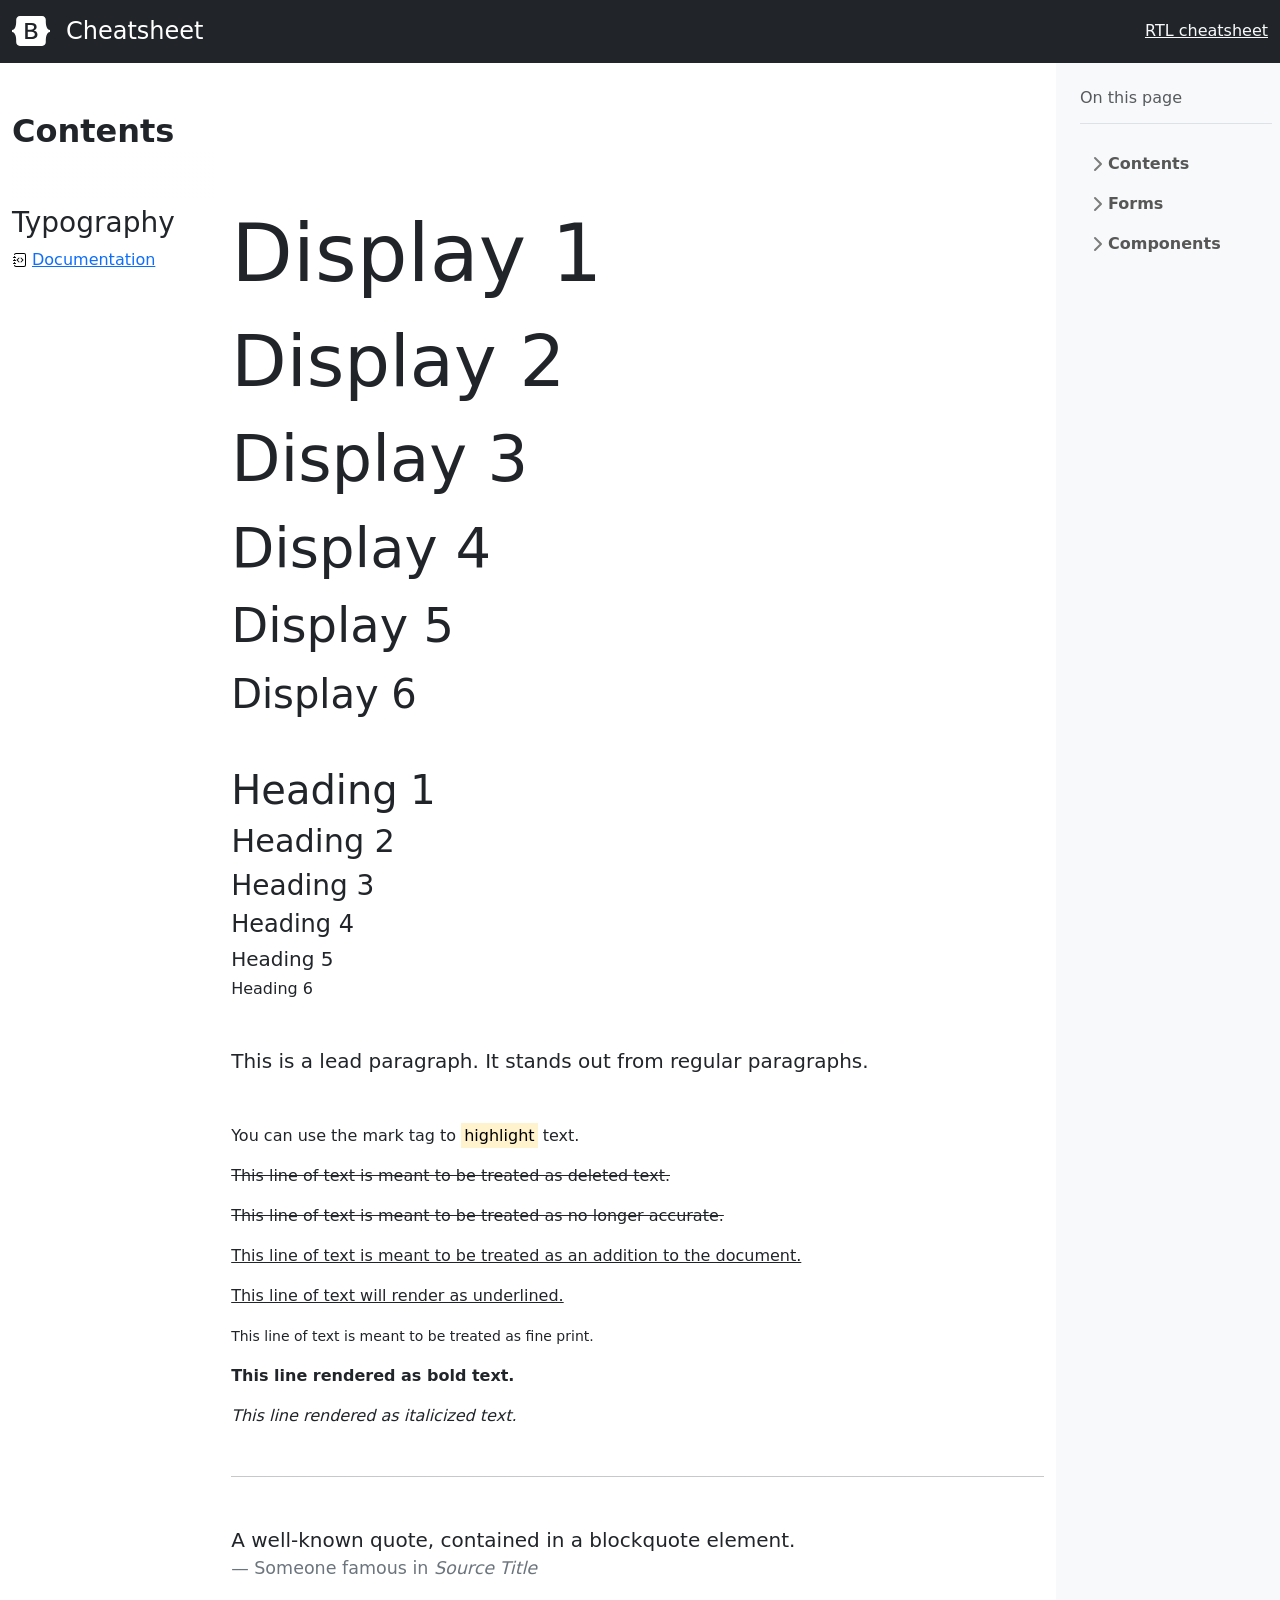
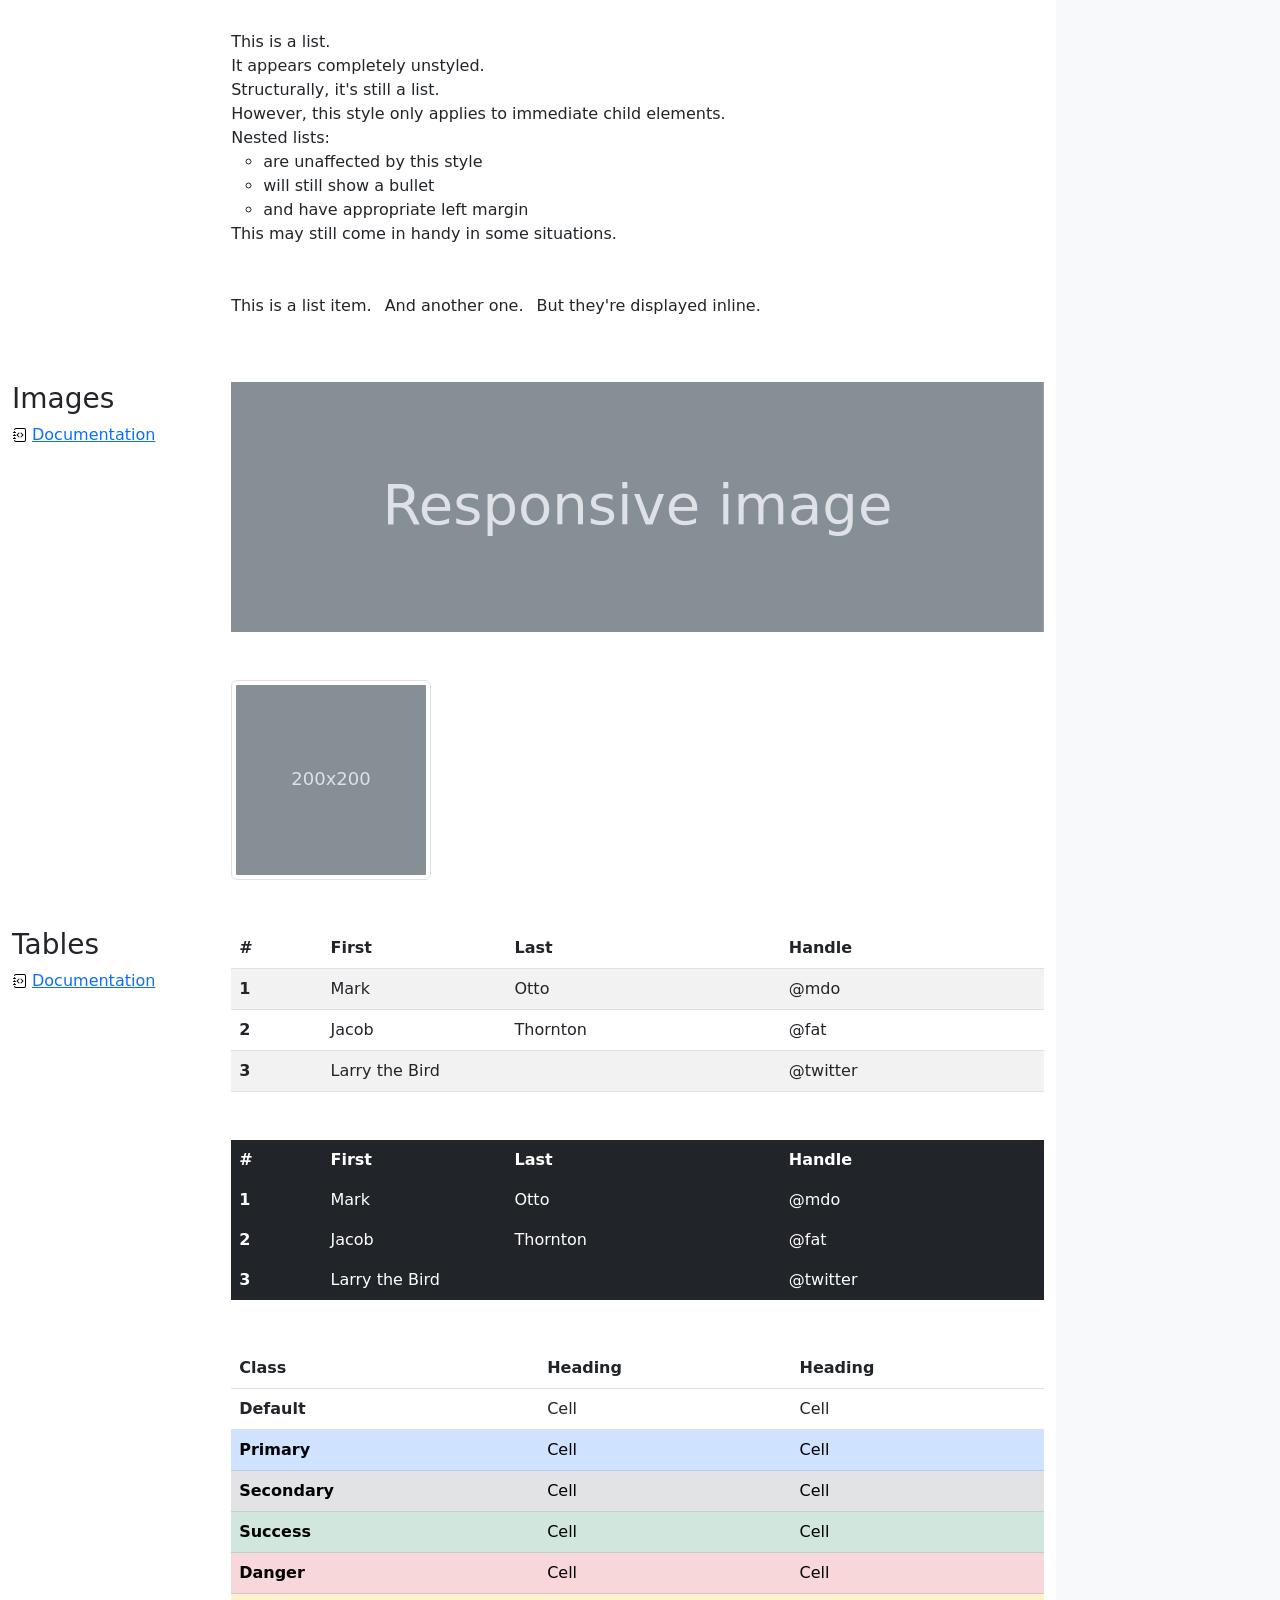
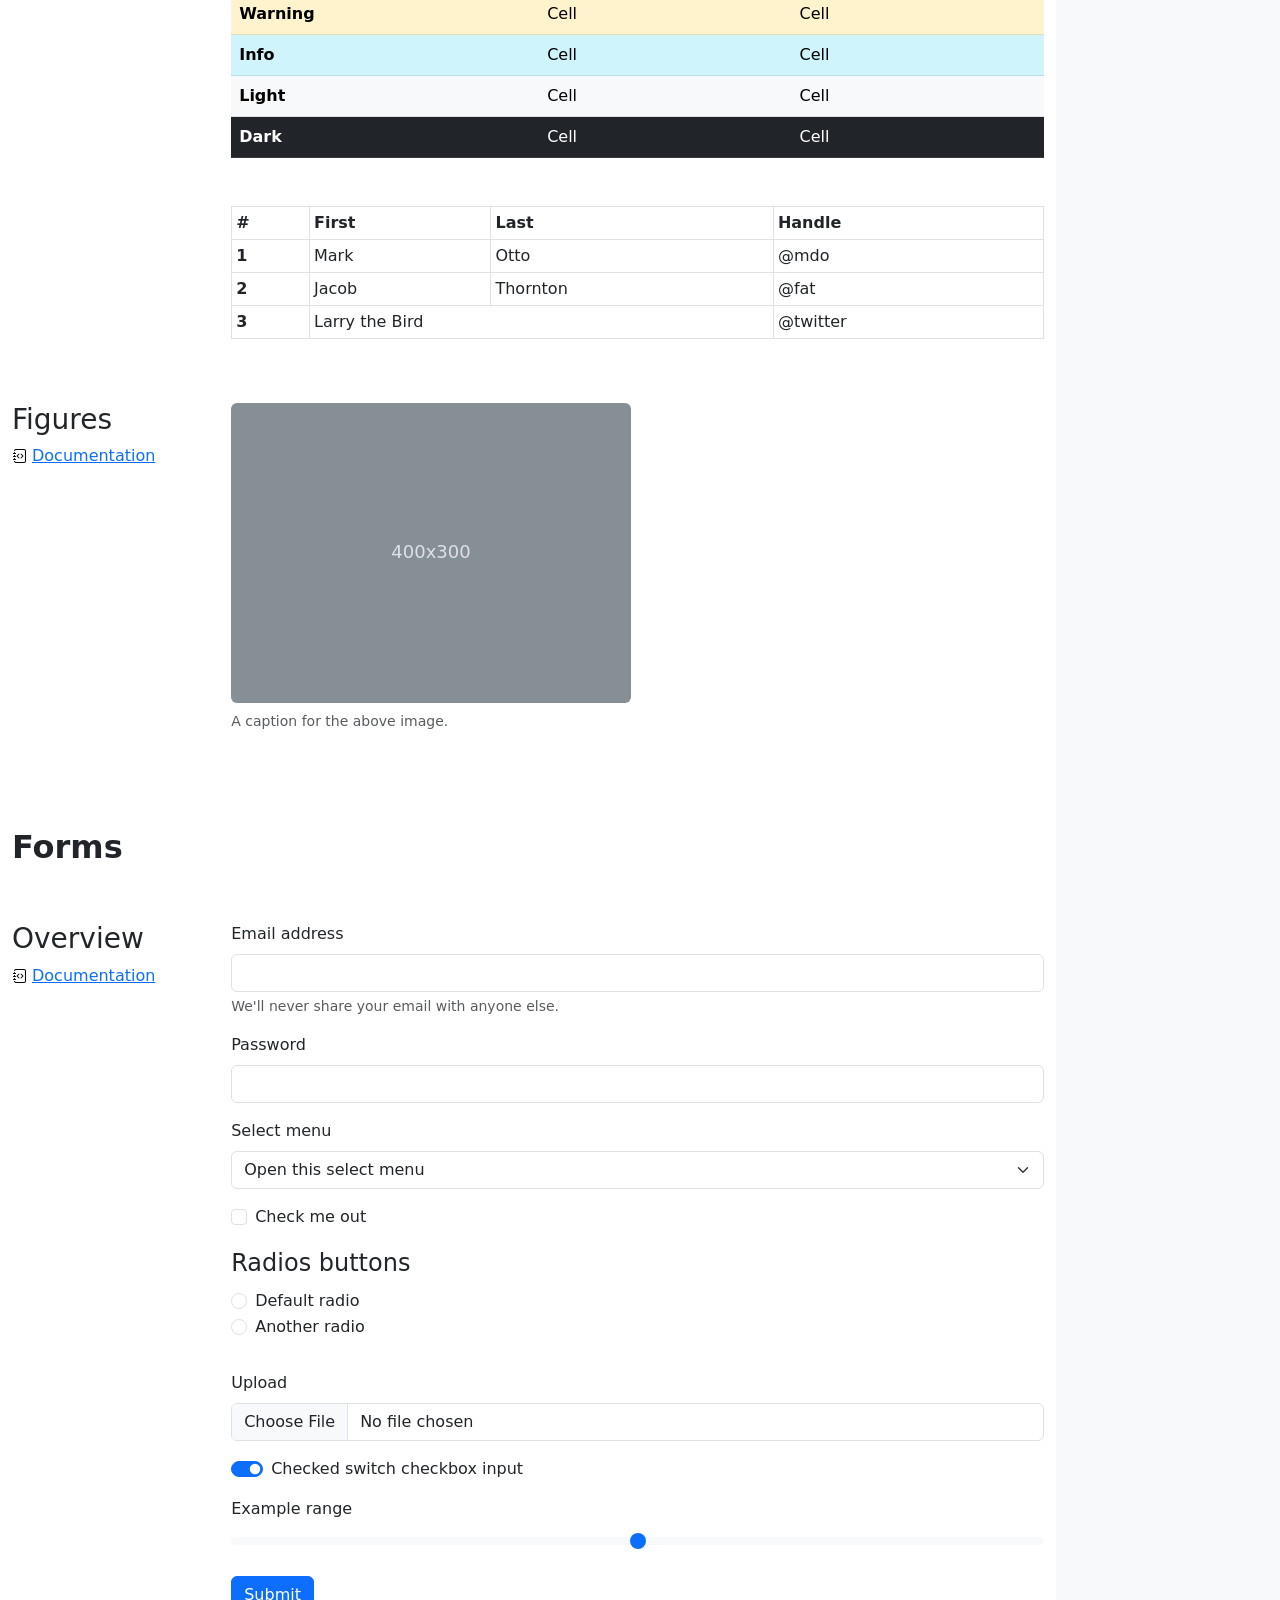
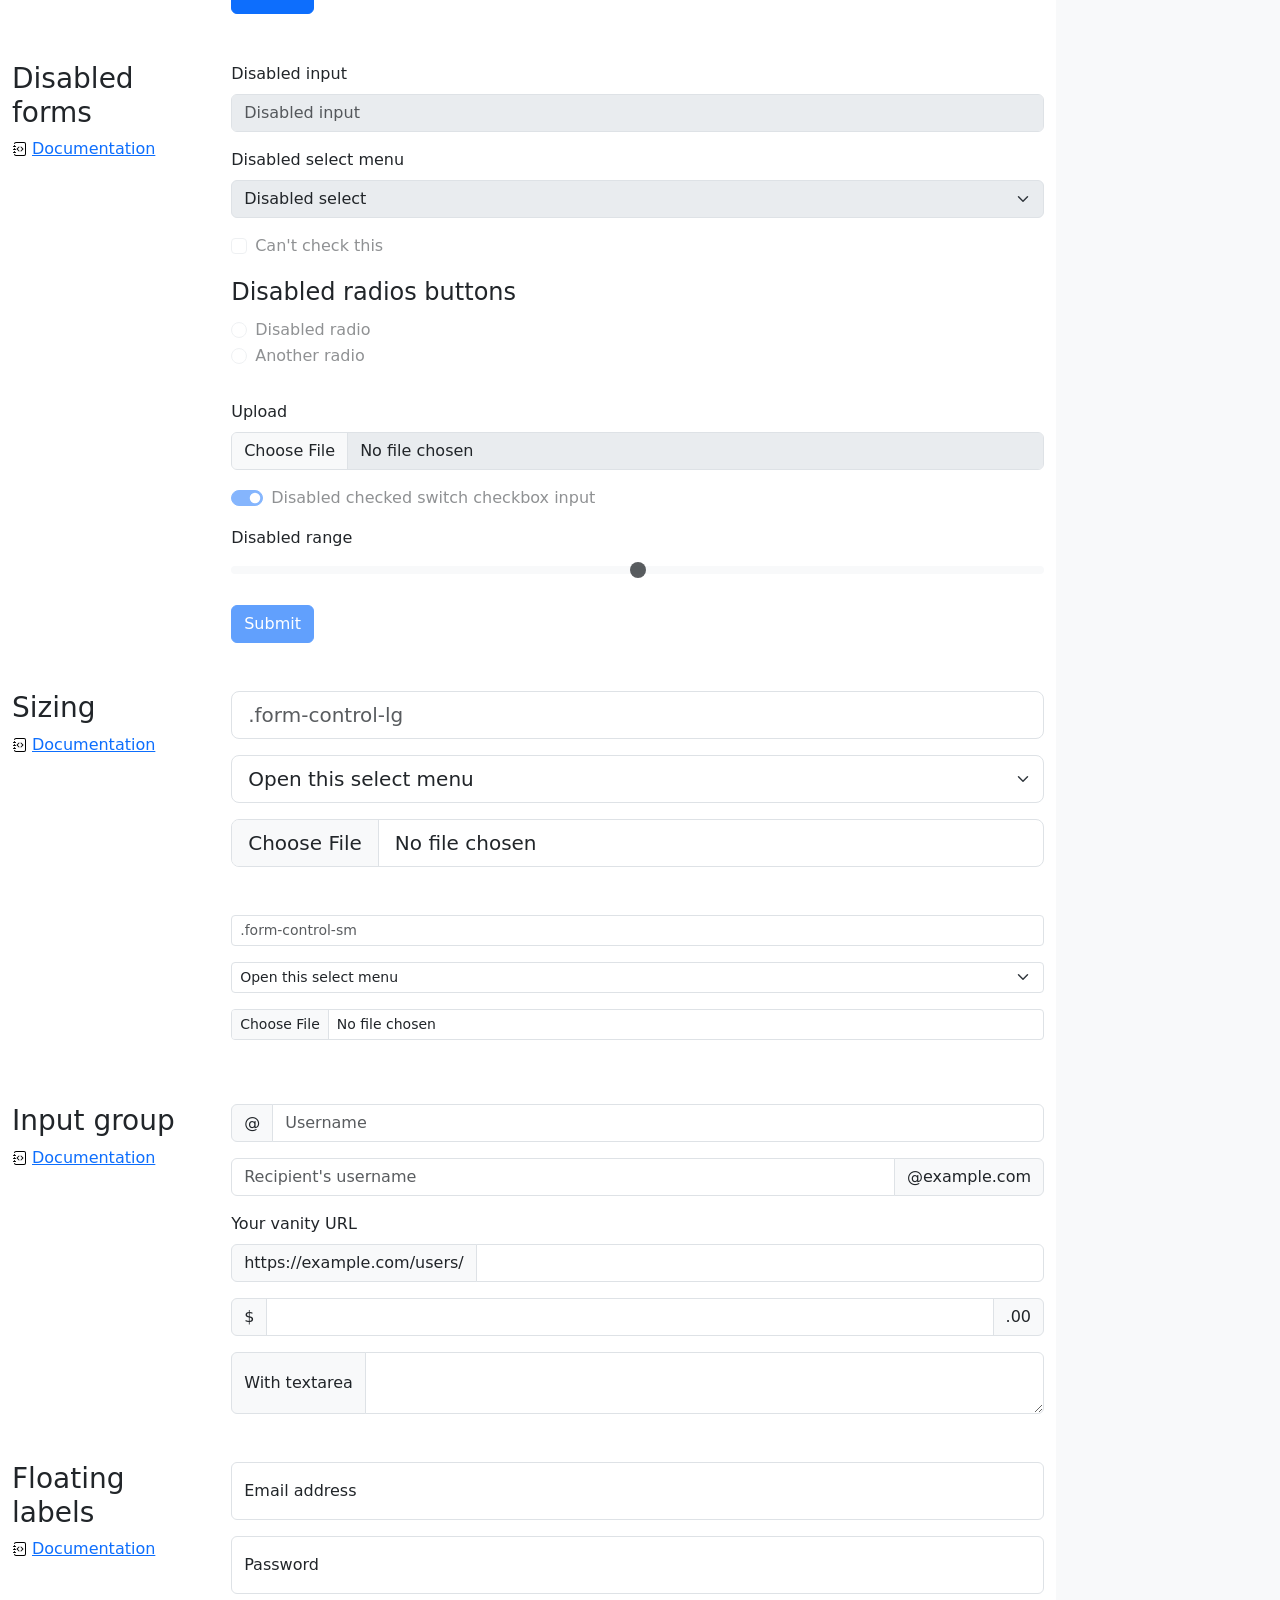
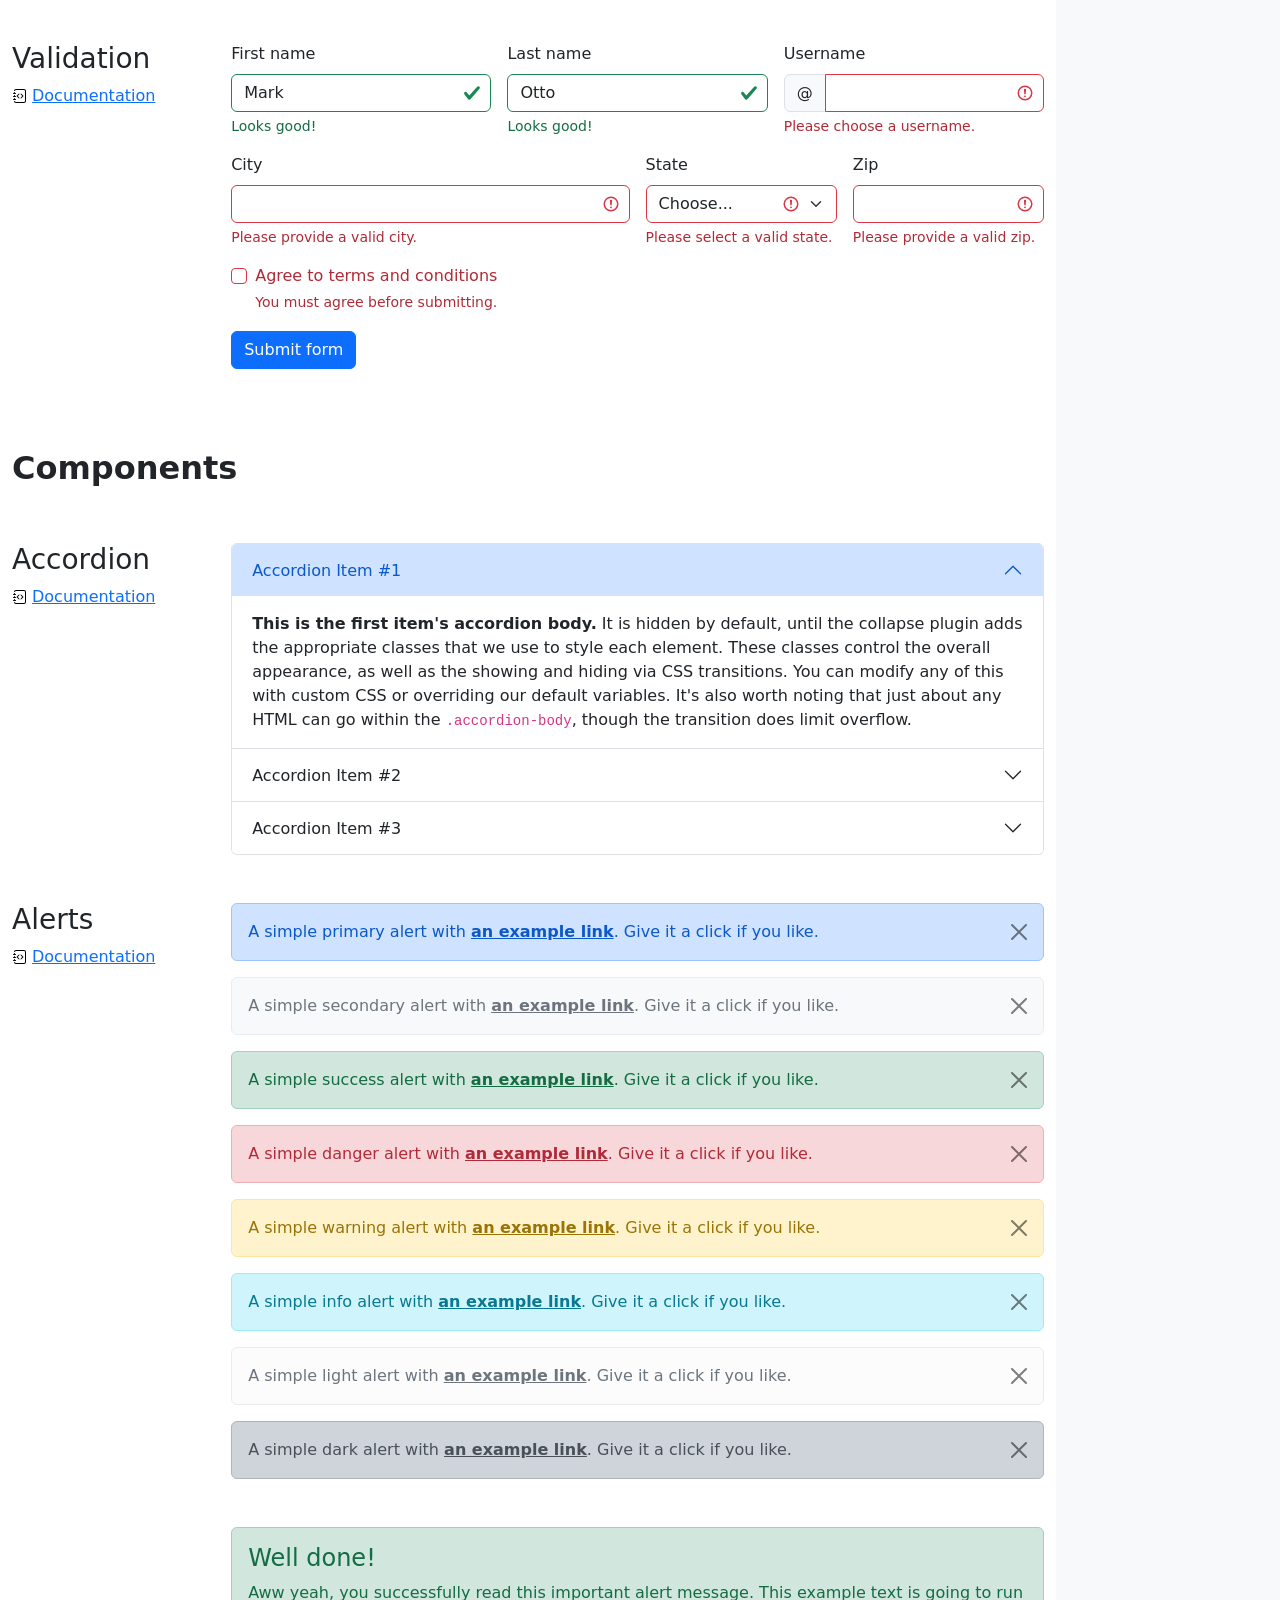
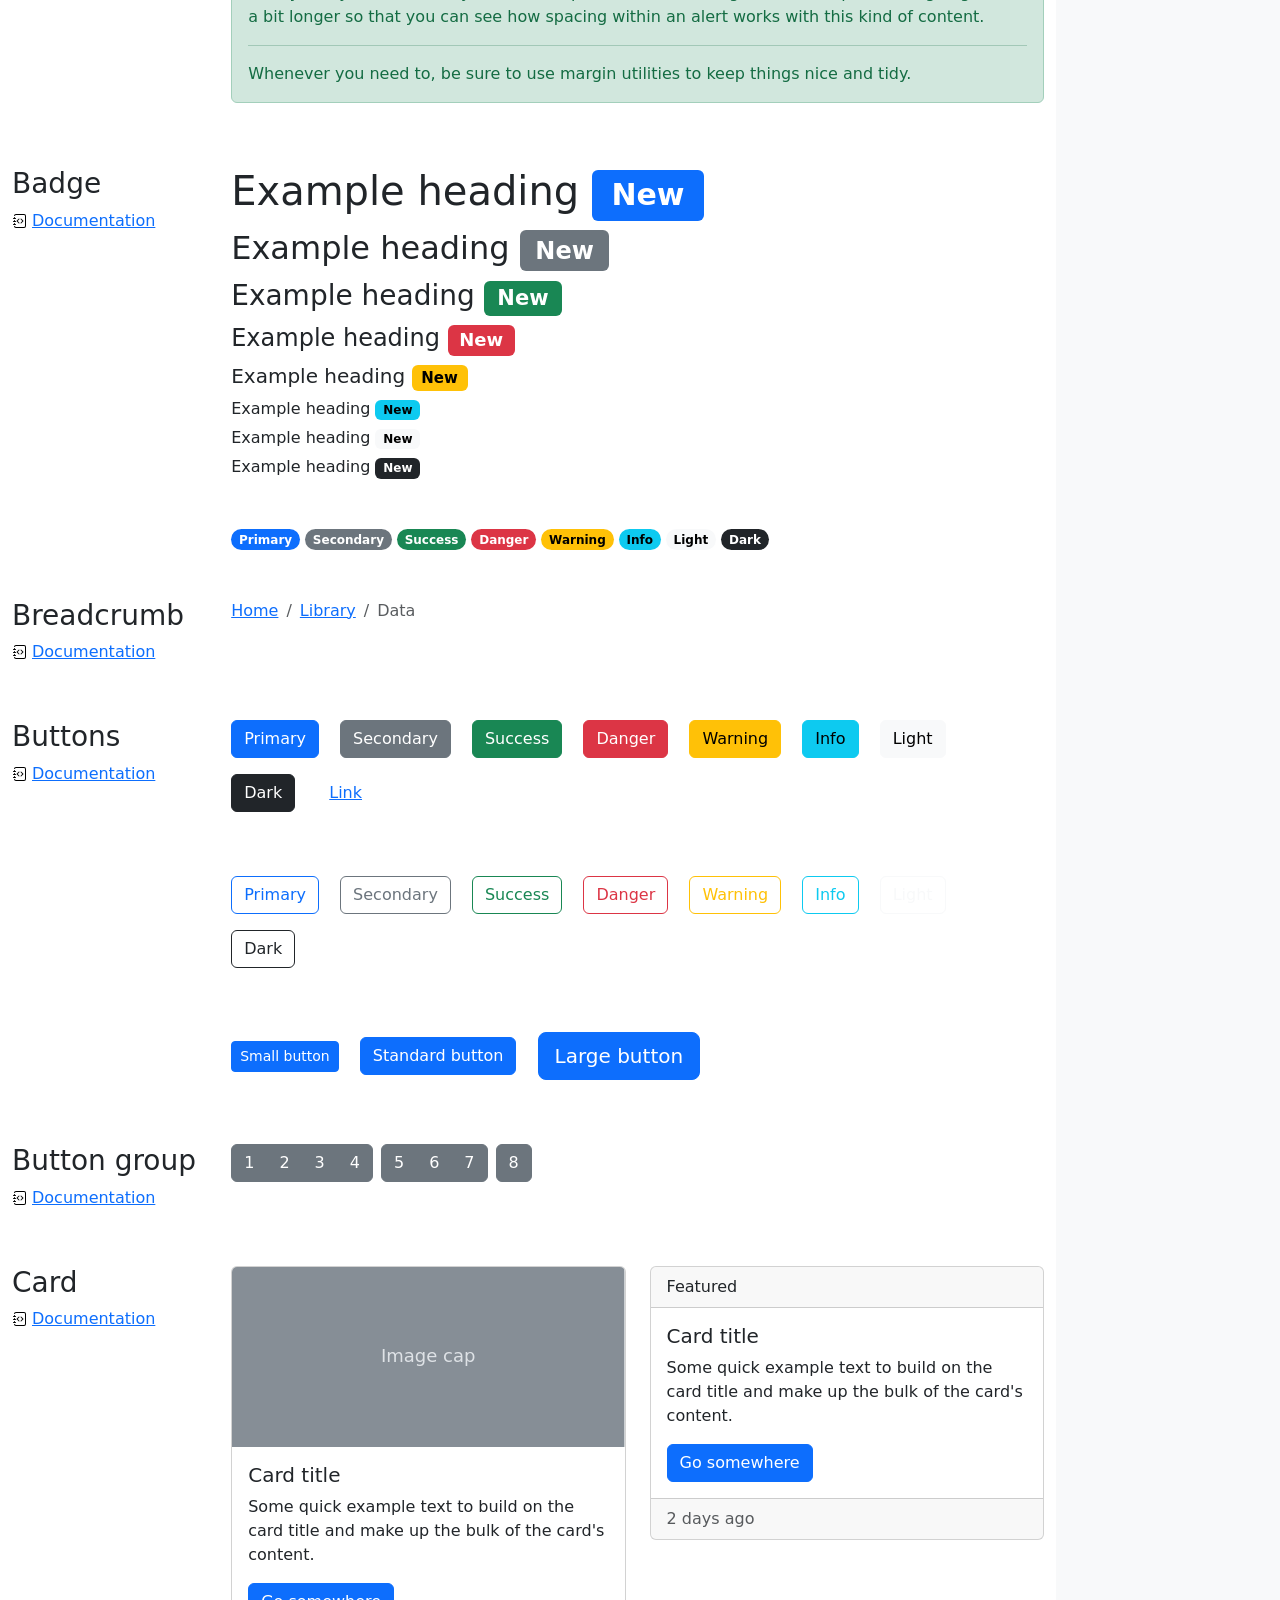
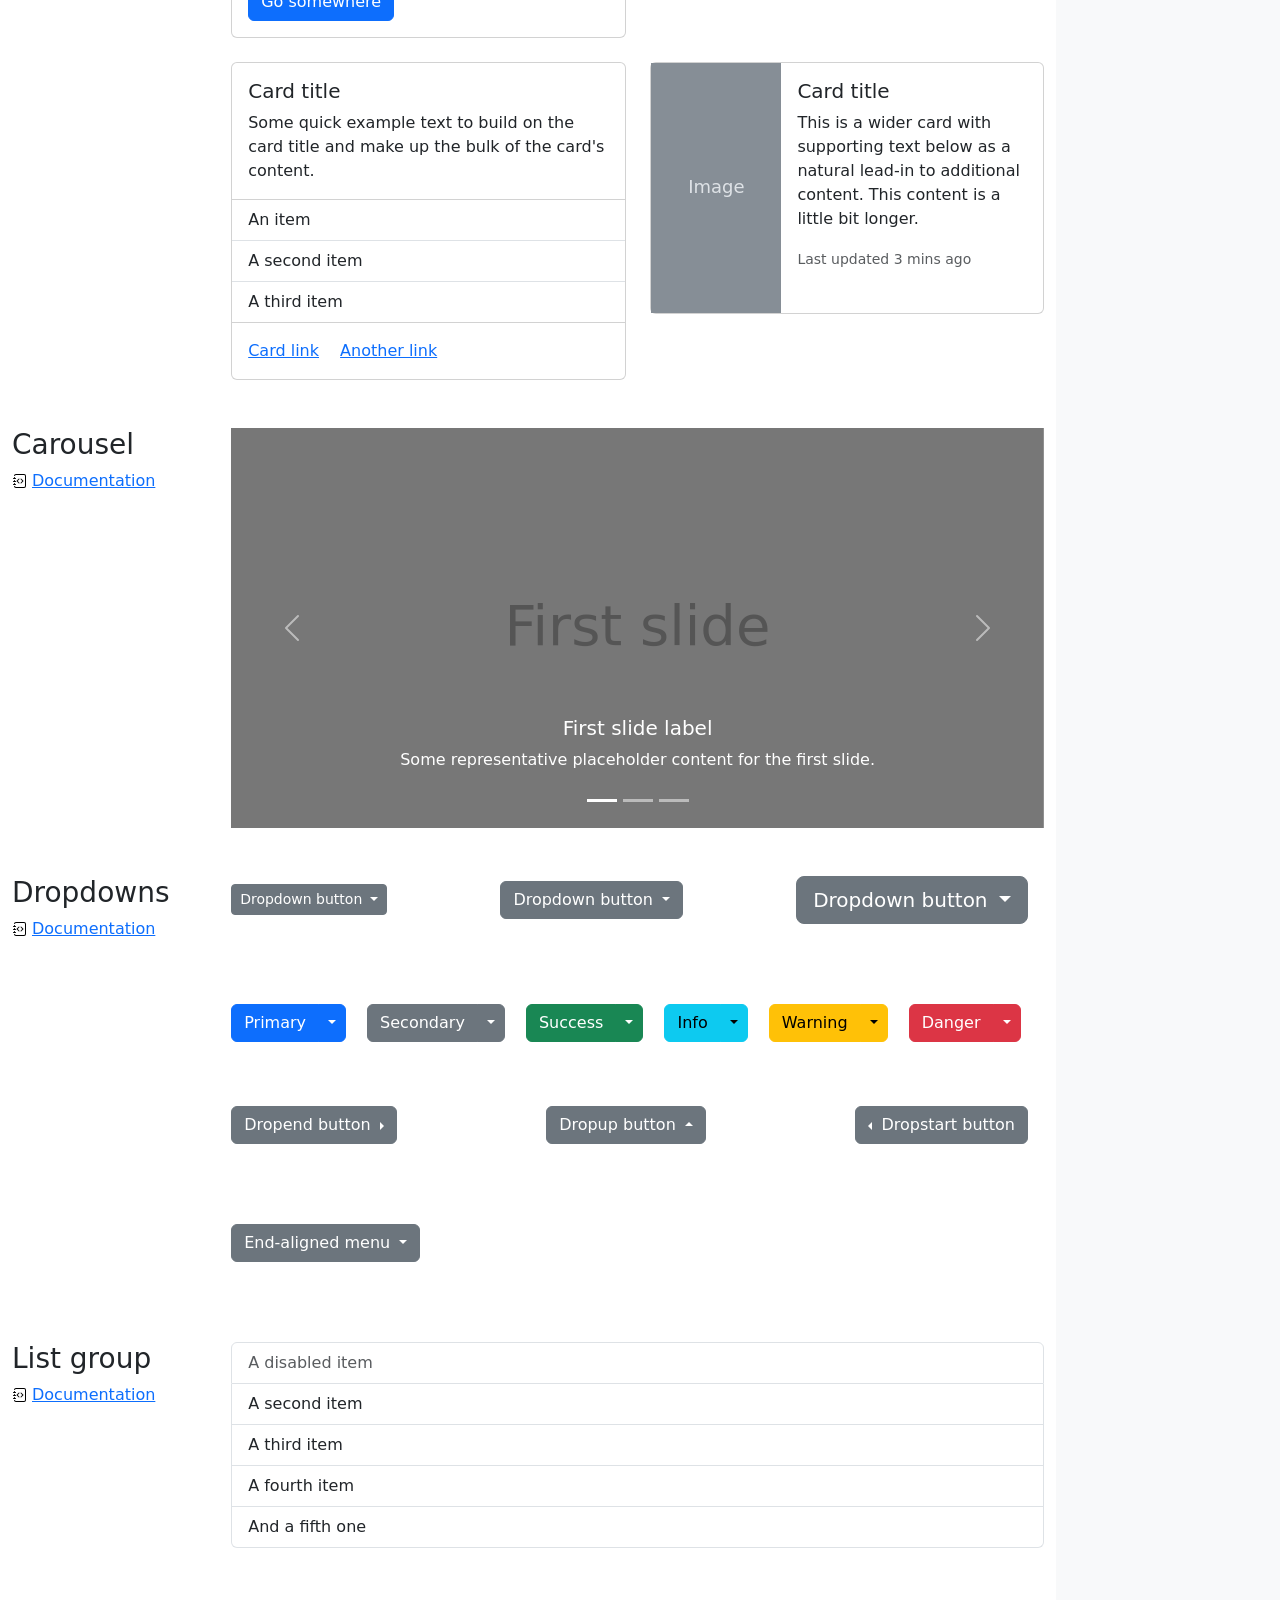
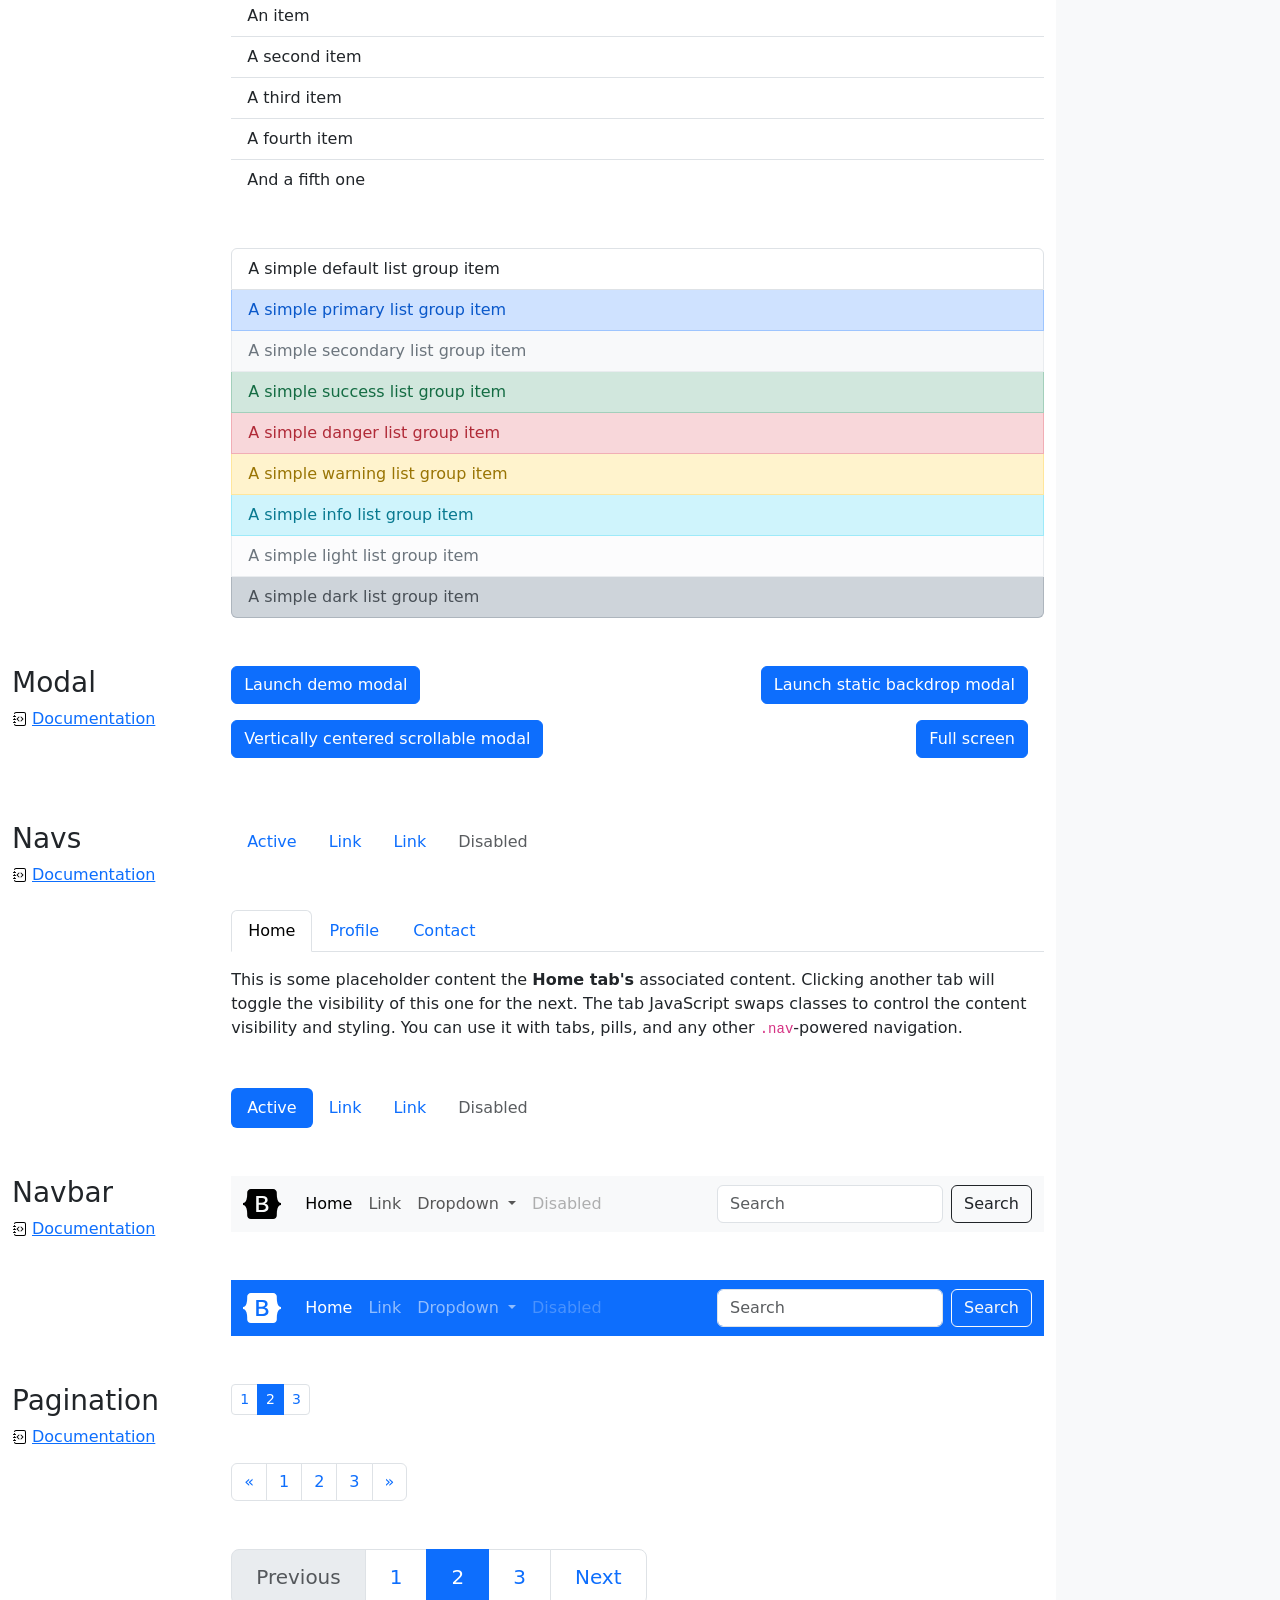
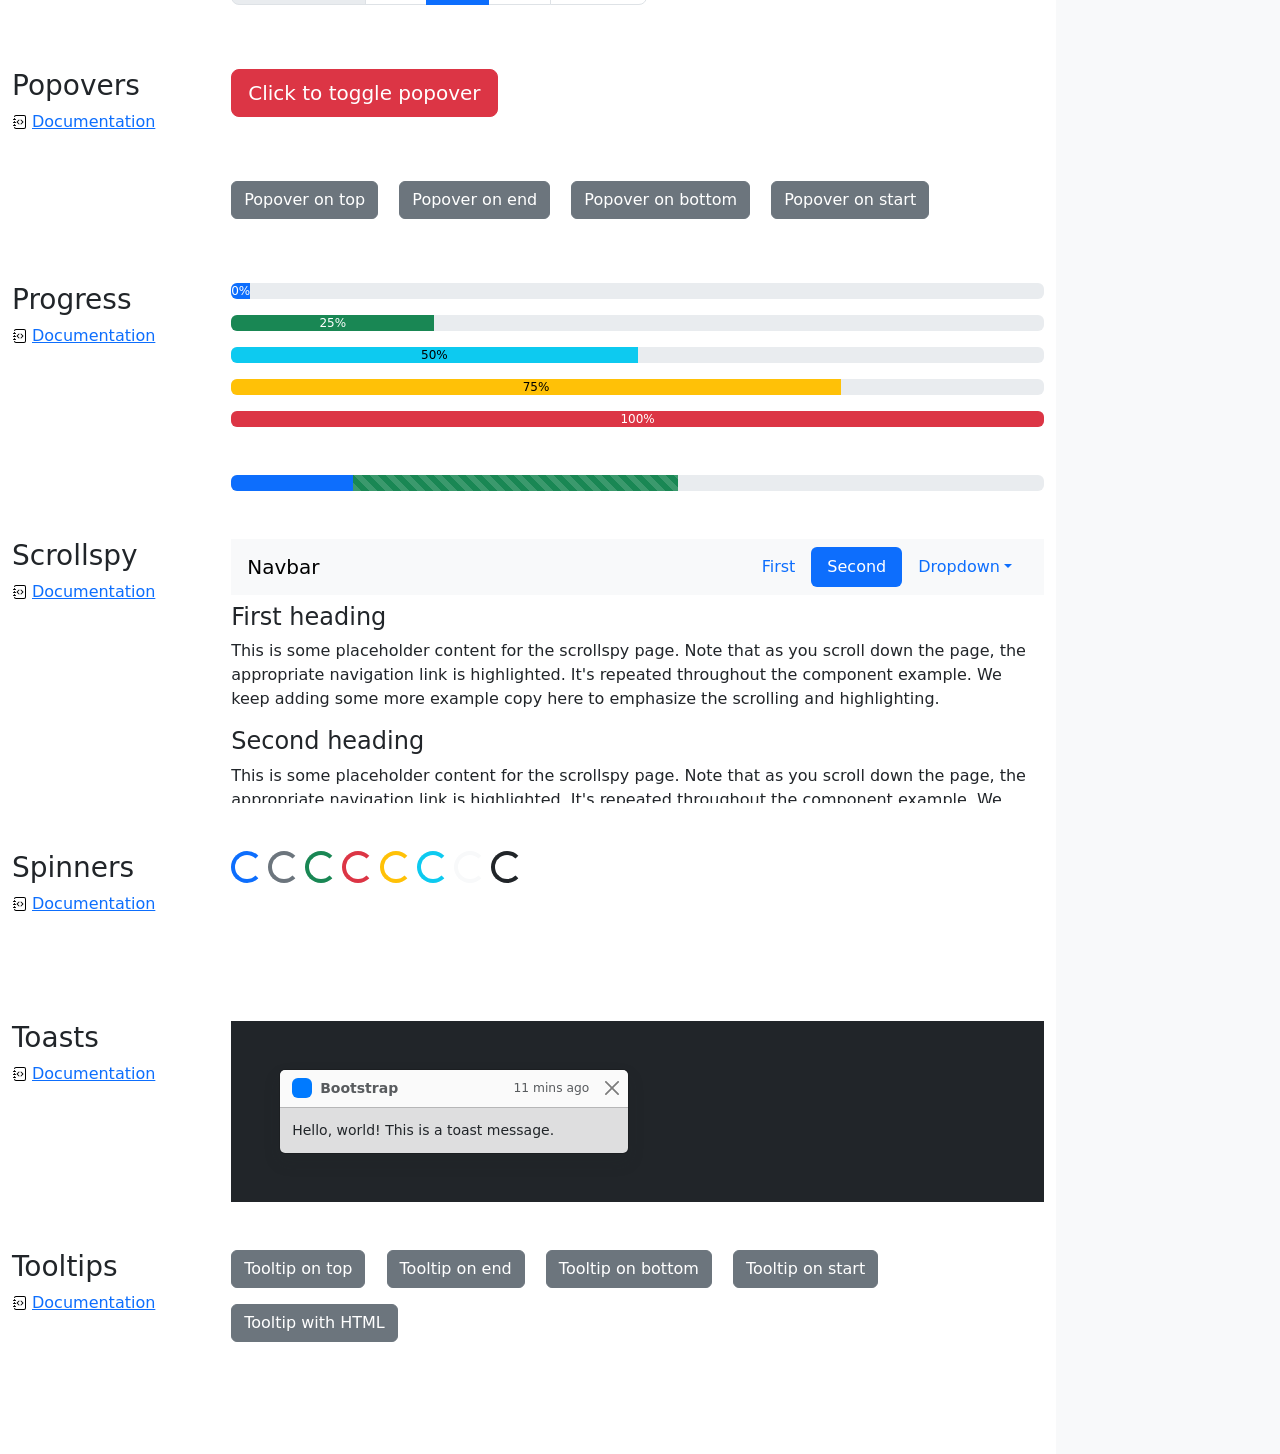
<file: bootstrap/ejemplos/cheatsheet/index.html>
<!doctype html>
<html lang="en">
  <head>
    <meta charset="utf-8">
    <meta name="viewport" content="width=device-width, initial-scale=1">
    <meta name="description" content="">
    <meta name="author" content="Mark Otto, Jacob Thornton, and Bootstrap contributors">
    <meta name="generator" content="Hugo 0.108.0">
    <title>Cheatsheet · Bootstrap v5.3</title>

    <link rel="canonical" href="https://getbootstrap.com/docs/5.3/examples/cheatsheet/">

    

    

<link href="../assets/dist/css/bootstrap.min.css" rel="stylesheet">

    <style>
      .bd-placeholder-img {
        font-size: 1.125rem;
        text-anchor: middle;
        -webkit-user-select: none;
        -moz-user-select: none;
        user-select: none;
      }

      @media (min-width: 768px) {
        .bd-placeholder-img-lg {
          font-size: 3.5rem;
        }
      }

      .b-example-divider {
        height: 3rem;
        background-color: rgba(0, 0, 0, .1);
        border: solid rgba(0, 0, 0, .15);
        border-width: 1px 0;
        box-shadow: inset 0 .5em 1.5em rgba(0, 0, 0, .1), inset 0 .125em .5em rgba(0, 0, 0, .15);
      }

      .b-example-vr {
        flex-shrink: 0;
        width: 1.5rem;
        height: 100vh;
      }

      .bi {
        vertical-align: -.125em;
        fill: currentColor;
      }

      .nav-scroller {
        position: relative;
        z-index: 2;
        height: 2.75rem;
        overflow-y: hidden;
      }

      .nav-scroller .nav {
        display: flex;
        flex-wrap: nowrap;
        padding-bottom: 1rem;
        margin-top: -1px;
        overflow-x: auto;
        text-align: center;
        white-space: nowrap;
        -webkit-overflow-scrolling: touch;
      }
    </style>

    
    <!-- Custom styles for this template -->
    <link href="cheatsheet.css" rel="stylesheet">
  </head>
  <body class="bg-light">
    
<header class="bd-header bg-dark py-3 d-flex align-items-stretch border-bottom border-dark">
  <div class="container-fluid d-flex align-items-center">
    <h1 class="d-flex align-items-center fs-4 text-white mb-0">
      <img src="../assets/brand/bootstrap-logo-white.svg" width="38" height="30" class="me-3" alt="Bootstrap">
      Cheatsheet
    </h1>
    <a href="../examples/cheatsheet-rtl/" class="ms-auto link-light" hreflang="ar">RTL cheatsheet</a>
  </div>
</header>
<aside class="bd-aside sticky-xl-top text-muted align-self-start mb-3 mb-xl-5 px-2">
  <h2 class="h6 pt-4 pb-3 mb-4 border-bottom">On this page</h2>
  <nav class="small" id="toc">
    <ul class="list-unstyled">
      <li class="my-2">
        <button class="btn d-inline-flex align-items-center collapsed border-0" data-bs-toggle="collapse" aria-expanded="false" data-bs-target="#contents-collapse" aria-controls="contents-collapse">Contents</button>
        <ul class="list-unstyled ps-3 collapse" id="contents-collapse">
          <li><a class="d-inline-flex align-items-center rounded text-decoration-none" href="#typography">Typography</a></li>
          <li><a class="d-inline-flex align-items-center rounded text-decoration-none" href="#images">Images</a></li>
          <li><a class="d-inline-flex align-items-center rounded text-decoration-none" href="#tables">Tables</a></li>
          <li><a class="d-inline-flex align-items-center rounded text-decoration-none" href="#figures">Figures</a></li>
        </ul>
      </li>
      <li class="my-2">
        <button class="btn d-inline-flex align-items-center collapsed border-0" data-bs-toggle="collapse" aria-expanded="false" data-bs-target="#forms-collapse" aria-controls="forms-collapse">Forms</button>
        <ul class="list-unstyled ps-3 collapse" id="forms-collapse">
          <li><a class="d-inline-flex align-items-center rounded text-decoration-none" href="#overview">Overview</a></li>
          <li><a class="d-inline-flex align-items-center rounded text-decoration-none" href="#disabled-forms">Disabled forms</a></li>
          <li><a class="d-inline-flex align-items-center rounded text-decoration-none" href="#sizing">Sizing</a></li>
          <li><a class="d-inline-flex align-items-center rounded text-decoration-none" href="#input-group">Input group</a></li>
          <li><a class="d-inline-flex align-items-center rounded text-decoration-none" href="#floating-labels">Floating labels</a></li>
          <li><a class="d-inline-flex align-items-center rounded text-decoration-none" href="#validation">Validation</a></li>
        </ul>
      </li>
      <li class="my-2">
        <button class="btn d-inline-flex align-items-center collapsed border-0" data-bs-toggle="collapse" aria-expanded="false" data-bs-target="#components-collapse" aria-controls="components-collapse">Components</button>
        <ul class="list-unstyled ps-3 collapse" id="components-collapse">
          <li><a class="d-inline-flex align-items-center rounded text-decoration-none" href="#accordion">Accordion</a></li>
          <li><a class="d-inline-flex align-items-center rounded text-decoration-none" href="#alerts">Alerts</a></li>
          <li><a class="d-inline-flex align-items-center rounded text-decoration-none" href="#badge">Badge</a></li>
          <li><a class="d-inline-flex align-items-center rounded text-decoration-none" href="#breadcrumb">Breadcrumb</a></li>
          <li><a class="d-inline-flex align-items-center rounded text-decoration-none" href="#buttons">Buttons</a></li>
          <li><a class="d-inline-flex align-items-center rounded text-decoration-none" href="#button-group">Button group</a></li>
          <li><a class="d-inline-flex align-items-center rounded text-decoration-none" href="#card">Card</a></li>
          <li><a class="d-inline-flex align-items-center rounded text-decoration-none" href="#carousel">Carousel</a></li>
          <li><a class="d-inline-flex align-items-center rounded text-decoration-none" href="#dropdowns">Dropdowns</a></li>
          <li><a class="d-inline-flex align-items-center rounded text-decoration-none" href="#list-group">List group</a></li>
          <li><a class="d-inline-flex align-items-center rounded text-decoration-none" href="#modal">Modal</a></li>
          <li><a class="d-inline-flex align-items-center rounded text-decoration-none" href="#navs">Navs</a></li>
          <li><a class="d-inline-flex align-items-center rounded text-decoration-none" href="#navbar">Navbar</a></li>
          <li><a class="d-inline-flex align-items-center rounded text-decoration-none" href="#pagination">Pagination</a></li>
          <li><a class="d-inline-flex align-items-center rounded text-decoration-none" href="#popovers">Popovers</a></li>
          <li><a class="d-inline-flex align-items-center rounded text-decoration-none" href="#progress">Progress</a></li>
          <li><a class="d-inline-flex align-items-center rounded text-decoration-none" href="#scrollspy">Scrollspy</a></li>
          <li><a class="d-inline-flex align-items-center rounded text-decoration-none" href="#spinners">Spinners</a></li>
          <li><a class="d-inline-flex align-items-center rounded text-decoration-none" href="#toasts">Toasts</a></li>
          <li><a class="d-inline-flex align-items-center rounded text-decoration-none" href="#tooltips">Tooltips</a></li>
        </ul>
      </li>
    </ul>
  </nav>
</aside>
<div class="bd-cheatsheet container-fluid bg-body">
  <section id="content">
    <h2 class="sticky-xl-top fw-bold pt-3 pt-xl-5 pb-2 pb-xl-3">Contents</h2>

    <article class="my-3" id="typography">
      <div class="bd-heading sticky-xl-top align-self-start mt-5 mb-3 mt-xl-0 mb-xl-2">
        <h3>Typography</h3>
        <a class="d-flex align-items-center" href="../content/typography/">Documentation</a>
      </div>

      <div>
        <div class="bd-example-snippet bd-code-snippet"><div class="bd-example">
        <p class="display-1">Display 1</p>
        <p class="display-2">Display 2</p>
        <p class="display-3">Display 3</p>
        <p class="display-4">Display 4</p>
        <p class="display-5">Display 5</p>
        <p class="display-6">Display 6</p>
        </div></div>


        <div class="bd-example-snippet bd-code-snippet"><div class="bd-example">
        <p class="h1">Heading 1</p>
        <p class="h2">Heading 2</p>
        <p class="h3">Heading 3</p>
        <p class="h4">Heading 4</p>
        <p class="h5">Heading 5</p>
        <p class="h6">Heading 6</p>
        </div></div>


        <div class="bd-example-snippet bd-code-snippet"><div class="bd-example">
        <p class="lead">
          This is a lead paragraph. It stands out from regular paragraphs.
        </p>
        </div></div>


        <div class="bd-example-snippet bd-code-snippet"><div class="bd-example">
        <p>You can use the mark tag to <mark>highlight</mark> text.</p>
        <p><del>This line of text is meant to be treated as deleted text.</del></p>
        <p><s>This line of text is meant to be treated as no longer accurate.</s></p>
        <p><ins>This line of text is meant to be treated as an addition to the document.</ins></p>
        <p><u>This line of text will render as underlined.</u></p>
        <p><small>This line of text is meant to be treated as fine print.</small></p>
        <p><strong>This line rendered as bold text.</strong></p>
        <p><em>This line rendered as italicized text.</em></p>
        </div></div>


        <div class="bd-example-snippet bd-code-snippet"><div class="bd-example">
        <hr>
        </div></div>


        <div class="bd-example-snippet bd-code-snippet"><div class="bd-example">
        <blockquote class="blockquote">
          <p>A well-known quote, contained in a blockquote element.</p>
          <footer class="blockquote-footer">Someone famous in <cite title="Source Title">Source Title</cite></footer>
        </blockquote>
        </div></div>


        <div class="bd-example-snippet bd-code-snippet"><div class="bd-example">
        <ul class="list-unstyled">
          <li>This is a list.</li>
          <li>It appears completely unstyled.</li>
          <li>Structurally, it's still a list.</li>
          <li>However, this style only applies to immediate child elements.</li>
          <li>Nested lists:
            <ul>
              <li>are unaffected by this style</li>
              <li>will still show a bullet</li>
              <li>and have appropriate left margin</li>
            </ul>
          </li>
          <li>This may still come in handy in some situations.</li>
        </ul>
        </div></div>


        <div class="bd-example-snippet bd-code-snippet"><div class="bd-example">
        <ul class="list-inline">
          <li class="list-inline-item">This is a list item.</li>
          <li class="list-inline-item">And another one.</li>
          <li class="list-inline-item">But they're displayed inline.</li>
        </ul>
        </div></div>

      </div>
    </article>
    <article class="my-3" id="images">
      <div class="bd-heading sticky-xl-top align-self-start mt-5 mb-3 mt-xl-0 mb-xl-2">
        <h3>Images</h3>
        <a class="d-flex align-items-center" href="../content/images/">Documentation</a>
      </div>

      <div>
        <div class="bd-example-snippet bd-code-snippet"><div class="bd-example">
        <svg class="bd-placeholder-img bd-placeholder-img-lg img-fluid" width="100%" height="250" xmlns="http://www.w3.org/2000/svg" role="img" aria-label="Placeholder: Responsive image" preserveAspectRatio="xMidYMid slice" focusable="false"><title>Placeholder</title><rect width="100%" height="100%" fill="#868e96"/><text x="50%" y="50%" fill="#dee2e6" dy=".3em">Responsive image</text></svg>
        </div></div>


        <div class="bd-example-snippet bd-code-snippet"><div class="bd-example">
        <svg class="bd-placeholder-img img-thumbnail" width="200" height="200" xmlns="http://www.w3.org/2000/svg" role="img" aria-label="A generic square placeholder image with a white border around it, making it resemble a photograph taken with an old instant camera: 200x200" preserveAspectRatio="xMidYMid slice" focusable="false"><title>A generic square placeholder image with a white border around it, making it resemble a photograph taken with an old instant camera</title><rect width="100%" height="100%" fill="#868e96"/><text x="50%" y="50%" fill="#dee2e6" dy=".3em">200x200</text></svg>
        </div></div>

      </div>
    </article>
    <article class="my-3" id="tables">
      <div class="bd-heading sticky-xl-top align-self-start mt-5 mb-3 mt-xl-0 mb-xl-2">
        <h3>Tables</h3>
        <a class="d-flex align-items-center" href="../content/tables/">Documentation</a>
      </div>

      <div>
        <div class="bd-example-snippet bd-code-snippet"><div class="bd-example">
        <table class="table table-striped">
          <thead>
          <tr>
            <th scope="col">#</th>
            <th scope="col">First</th>
            <th scope="col">Last</th>
            <th scope="col">Handle</th>
          </tr>
          </thead>
          <tbody>
          <tr>
            <th scope="row">1</th>
            <td>Mark</td>
            <td>Otto</td>
            <td>@mdo</td>
          </tr>
          <tr>
            <th scope="row">2</th>
            <td>Jacob</td>
            <td>Thornton</td>
            <td>@fat</td>
          </tr>
          <tr>
            <th scope="row">3</th>
            <td colspan="2">Larry the Bird</td>
            <td>@twitter</td>
          </tr>
          </tbody>
        </table>
        </div></div>


        <div class="bd-example-snippet bd-code-snippet"><div class="bd-example">
        <table class="table table-dark table-borderless">
          <thead>
          <tr>
            <th scope="col">#</th>
            <th scope="col">First</th>
            <th scope="col">Last</th>
            <th scope="col">Handle</th>
          </tr>
          </thead>
          <tbody>
          <tr>
            <th scope="row">1</th>
            <td>Mark</td>
            <td>Otto</td>
            <td>@mdo</td>
          </tr>
          <tr>
            <th scope="row">2</th>
            <td>Jacob</td>
            <td>Thornton</td>
            <td>@fat</td>
          </tr>
          <tr>
            <th scope="row">3</th>
            <td colspan="2">Larry the Bird</td>
            <td>@twitter</td>
          </tr>
          </tbody>
        </table>
        </div></div>


        <div class="bd-example-snippet bd-code-snippet"><div class="bd-example">
        <table class="table table-hover">
          <thead>
          <tr>
            <th scope="col">Class</th>
            <th scope="col">Heading</th>
            <th scope="col">Heading</th>
          </tr>
          </thead>
          <tbody>
          <tr>
            <th scope="row">Default</th>
            <td>Cell</td>
            <td>Cell</td>
          </tr>
          
          <tr class="table-primary">
            <th scope="row">Primary</th>
            <td>Cell</td>
            <td>Cell</td>
          </tr>
          <tr class="table-secondary">
            <th scope="row">Secondary</th>
            <td>Cell</td>
            <td>Cell</td>
          </tr>
          <tr class="table-success">
            <th scope="row">Success</th>
            <td>Cell</td>
            <td>Cell</td>
          </tr>
          <tr class="table-danger">
            <th scope="row">Danger</th>
            <td>Cell</td>
            <td>Cell</td>
          </tr>
          <tr class="table-warning">
            <th scope="row">Warning</th>
            <td>Cell</td>
            <td>Cell</td>
          </tr>
          <tr class="table-info">
            <th scope="row">Info</th>
            <td>Cell</td>
            <td>Cell</td>
          </tr>
          <tr class="table-light">
            <th scope="row">Light</th>
            <td>Cell</td>
            <td>Cell</td>
          </tr>
          <tr class="table-dark">
            <th scope="row">Dark</th>
            <td>Cell</td>
            <td>Cell</td>
          </tr>
          </tbody>
        </table>
        </div></div>


        <div class="bd-example-snippet bd-code-snippet"><div class="bd-example">
        <table class="table table-sm table-bordered">
          <thead>
          <tr>
            <th scope="col">#</th>
            <th scope="col">First</th>
            <th scope="col">Last</th>
            <th scope="col">Handle</th>
          </tr>
          </thead>
          <tbody>
          <tr>
            <th scope="row">1</th>
            <td>Mark</td>
            <td>Otto</td>
            <td>@mdo</td>
          </tr>
          <tr>
            <th scope="row">2</th>
            <td>Jacob</td>
            <td>Thornton</td>
            <td>@fat</td>
          </tr>
          <tr>
            <th scope="row">3</th>
            <td colspan="2">Larry the Bird</td>
            <td>@twitter</td>
          </tr>
          </tbody>
        </table>
        </div></div>

      </div>
    </article>
    <article class="my-3" id="figures">
      <div class="bd-heading sticky-xl-top align-self-start mt-5 mb-3 mt-xl-0 mb-xl-2">
        <h3>Figures</h3>
        <a class="d-flex align-items-center" href="../content/figures/">Documentation</a>
      </div>

      <div>
        <div class="bd-example-snippet bd-code-snippet"><div class="bd-example">
        <figure class="figure">
          <svg class="bd-placeholder-img figure-img img-fluid rounded" width="400" height="300" xmlns="http://www.w3.org/2000/svg" role="img" aria-label="Placeholder: 400x300" preserveAspectRatio="xMidYMid slice" focusable="false"><title>Placeholder</title><rect width="100%" height="100%" fill="#868e96"/><text x="50%" y="50%" fill="#dee2e6" dy=".3em">400x300</text></svg>
          <figcaption class="figure-caption">A caption for the above image.</figcaption>
        </figure>
        </div></div>

      </div>
    </article>
  </section>

  <section id="forms">
    <h2 class="sticky-xl-top fw-bold pt-3 pt-xl-5 pb-2 pb-xl-3">Forms</h2>

    <article class="my-3" id="overview">
      <div class="bd-heading sticky-xl-top align-self-start mt-5 mb-3 mt-xl-0 mb-xl-2">
        <h3>Overview</h3>
        <a class="d-flex align-items-center" href="../forms/overview/">Documentation</a>
      </div>

      <div>
        <div class="bd-example-snippet bd-code-snippet"><div class="bd-example">
        <form>
          <div class="mb-3">
            <label for="exampleInputEmail1" class="form-label">Email address</label>
            <input type="email" class="form-control" id="exampleInputEmail1" aria-describedby="emailHelp">
            <div id="emailHelp" class="form-text">We'll never share your email with anyone else.</div>
          </div>
          <div class="mb-3">
            <label for="exampleInputPassword1" class="form-label">Password</label>
            <input type="password" class="form-control" id="exampleInputPassword1">
          </div>
          <div class="mb-3">
            <label for="exampleSelect" class="form-label">Select menu</label>
            <select class="form-select" id="exampleSelect">
              <option selected>Open this select menu</option>
              <option value="1">One</option>
              <option value="2">Two</option>
              <option value="3">Three</option>
            </select>
          </div>
          <div class="mb-3 form-check">
            <input type="checkbox" class="form-check-input" id="exampleCheck1">
            <label class="form-check-label" for="exampleCheck1">Check me out</label>
          </div>
          <fieldset class="mb-3">
            <legend>Radios buttons</legend>
            <div class="form-check">
              <input type="radio" name="radios" class="form-check-input" id="exampleRadio1">
              <label class="form-check-label" for="exampleRadio1">Default radio</label>
            </div>
            <div class="mb-3 form-check">
              <input type="radio" name="radios" class="form-check-input" id="exampleRadio2">
              <label class="form-check-label" for="exampleRadio2">Another radio</label>
            </div>
          </fieldset>
          <div class="mb-3">
            <label class="form-label" for="customFile">Upload</label>
            <input type="file" class="form-control" id="customFile">
          </div>
          <div class="mb-3 form-check form-switch">
            <input class="form-check-input" type="checkbox" role="switch" id="flexSwitchCheckChecked" checked>
            <label class="form-check-label" for="flexSwitchCheckChecked">Checked switch checkbox input</label>
          </div>
          <div class="mb-3">
            <label for="customRange3" class="form-label">Example range</label>
            <input type="range" class="form-range" min="0" max="5" step="0.5" id="customRange3">
          </div>
          <button type="submit" class="btn btn-primary">Submit</button>
        </form>
        </div></div>

      </div>
    </article>
    <article class="my-3" id="disabled-forms">
      <div class="bd-heading sticky-xl-top align-self-start mt-5 mb-3 mt-xl-0 mb-xl-2">
        <h3>Disabled forms</h3>
        <a class="d-flex align-items-center" href="../forms/overview/#disabled-forms">Documentation</a>
      </div>

      <div>
        <div class="bd-example-snippet bd-code-snippet"><div class="bd-example">
        <form>
          <fieldset disabled aria-label="Disabled fieldset example">
            <div class="mb-3">
              <label for="disabledTextInput" class="form-label">Disabled input</label>
              <input type="text" id="disabledTextInput" class="form-control" placeholder="Disabled input">
            </div>
            <div class="mb-3">
              <label for="disabledSelect" class="form-label">Disabled select menu</label>
              <select id="disabledSelect" class="form-select">
                <option>Disabled select</option>
              </select>
            </div>
            <div class="mb-3">
              <div class="form-check">
                <input class="form-check-input" type="checkbox" id="disabledFieldsetCheck" disabled>
                <label class="form-check-label" for="disabledFieldsetCheck">
                  Can't check this
                </label>
              </div>
            </div>
            <fieldset class="mb-3">
              <legend>Disabled radios buttons</legend>
              <div class="form-check">
                <input type="radio" name="radios" class="form-check-input" id="disabledRadio1" disabled>
                <label class="form-check-label" for="disabledRadio1">Disabled radio</label>
              </div>
              <div class="mb-3 form-check">
                <input type="radio" name="radios" class="form-check-input" id="disabledRadio2" disabled>
                <label class="form-check-label" for="disabledRadio2">Another radio</label>
              </div>
            </fieldset>
            <div class="mb-3">
              <label class="form-label" for="disabledCustomFile">Upload</label>
              <input type="file" class="form-control" id="disabledCustomFile" disabled>
            </div>
            <div class="mb-3 form-check form-switch">
              <input class="form-check-input" type="checkbox" role="switch" id="disabledSwitchCheckChecked" checked disabled>
              <label class="form-check-label" for="disabledSwitchCheckChecked">Disabled checked switch checkbox input</label>
            </div>
            <div class="mb-3">
              <label for="disabledRange" class="form-label">Disabled range</label>
              <input type="range" class="form-range" min="0" max="5" step="0.5" id="disabledRange">
            </div>
            <button type="submit" class="btn btn-primary">Submit</button>
          </fieldset>
        </form>
        </div></div>

      </div>
    </article>
    <article class="my-3" id="sizing">
      <div class="bd-heading sticky-xl-top align-self-start mt-5 mb-3 mt-xl-0 mb-xl-2">
        <h3>Sizing</h3>
        <a class="d-flex align-items-center" href="../forms/form-control/#sizing">Documentation</a>
      </div>

      <div>
        <div class="bd-example-snippet bd-code-snippet"><div class="bd-example">
        <div class="mb-3">
          <input class="form-control form-control-lg" type="text" placeholder=".form-control-lg" aria-label=".form-control-lg example">
        </div>
        <div class="mb-3">
          <select class="form-select form-select-lg" aria-label=".form-select-lg example">
            <option selected>Open this select menu</option>
            <option value="1">One</option>
            <option value="2">Two</option>
            <option value="3">Three</option>
          </select>
        </div>
        <div class="mb-3">
          <input type="file" class="form-control form-control-lg" aria-label="Large file input example">
        </div>
        </div></div>


        <div class="bd-example-snippet bd-code-snippet"><div class="bd-example">
        <div class="mb-3">
          <input class="form-control form-control-sm" type="text" placeholder=".form-control-sm" aria-label=".form-control-sm example">
        </div>
        <div class="mb-3">
          <select class="form-select form-select-sm" aria-label=".form-select-sm example">
            <option selected>Open this select menu</option>
            <option value="1">One</option>
            <option value="2">Two</option>
            <option value="3">Three</option>
          </select>
        </div>
        <div class="mb-3">
          <input type="file" class="form-control form-control-sm" aria-label="Small file input example">
        </div>
        </div></div>

      </div>
    </article>
    <article class="my-3" id="input-group">
      <div class="bd-heading sticky-xl-top align-self-start mt-5 mb-3 mt-xl-0 mb-xl-2">
        <h3>Input group</h3>
        <a class="d-flex align-items-center" href="../forms/input-group/">Documentation</a>
      </div>

      <div>
        <div class="bd-example-snippet bd-code-snippet"><div class="bd-example">
        <div class="input-group mb-3">
          <span class="input-group-text" id="basic-addon1">@</span>
          <input type="text" class="form-control" placeholder="Username" aria-label="Username" aria-describedby="basic-addon1">
        </div>
        <div class="input-group mb-3">
          <input type="text" class="form-control" placeholder="Recipient's username" aria-label="Recipient's username" aria-describedby="basic-addon2">
          <span class="input-group-text" id="basic-addon2">@example.com</span>
        </div>
        <label for="basic-url" class="form-label">Your vanity URL</label>
        <div class="input-group mb-3">
          <span class="input-group-text" id="basic-addon3">https://example.com/users/</span>
          <input type="text" class="form-control" id="basic-url" aria-describedby="basic-addon3">
        </div>
        <div class="input-group mb-3">
          <span class="input-group-text">$</span>
          <input type="text" class="form-control" aria-label="Amount (to the nearest dollar)">
          <span class="input-group-text">.00</span>
        </div>
        <div class="input-group">
          <span class="input-group-text">With textarea</span>
          <textarea class="form-control" aria-label="With textarea"></textarea>
        </div>
        </div></div>

      </div>
    </article>
    <article class="my-3" id="floating-labels">
      <div class="bd-heading sticky-xl-top align-self-start mt-5 mb-3 mt-xl-0 mb-xl-2">
        <h3>Floating labels</h3>
        <a class="d-flex align-items-center" href="../forms/floating-labels/">Documentation</a>
      </div>

      <div>
        <div class="bd-example-snippet bd-code-snippet"><div class="bd-example">
        <form>
          <div class="form-floating mb-3">
            <input type="email" class="form-control" id="floatingInput" placeholder="name@example.com">
            <label for="floatingInput">Email address</label>
          </div>
          <div class="form-floating">
            <input type="password" class="form-control" id="floatingPassword" placeholder="Password">
            <label for="floatingPassword">Password</label>
          </div>
        </form>
        </div></div>

      </div>
    </article>
    <article class="my-3" id="validation">
      <div class="bd-heading sticky-xl-top align-self-start mt-5 mb-3 mt-xl-0 mb-xl-2">
        <h3>Validation</h3>
        <a class="d-flex align-items-center" href="../forms/validation/">Documentation</a>
      </div>

      <div>
        <div class="bd-example-snippet bd-code-snippet"><div class="bd-example">
        <form class="row g-3">
          <div class="col-md-4">
            <label for="validationServer01" class="form-label">First name</label>
            <input type="text" class="form-control is-valid" id="validationServer01" value="Mark" required>
            <div class="valid-feedback">
              Looks good!
            </div>
          </div>
          <div class="col-md-4">
            <label for="validationServer02" class="form-label">Last name</label>
            <input type="text" class="form-control is-valid" id="validationServer02" value="Otto" required>
            <div class="valid-feedback">
              Looks good!
            </div>
          </div>
          <div class="col-md-4">
            <label for="validationServerUsername" class="form-label">Username</label>
            <div class="input-group has-validation">
              <span class="input-group-text" id="inputGroupPrepend3">@</span>
              <input type="text" class="form-control is-invalid" id="validationServerUsername" aria-describedby="inputGroupPrepend3" required>
              <div class="invalid-feedback">
                Please choose a username.
              </div>
            </div>
          </div>
          <div class="col-md-6">
            <label for="validationServer03" class="form-label">City</label>
            <input type="text" class="form-control is-invalid" id="validationServer03" required>
            <div class="invalid-feedback">
              Please provide a valid city.
            </div>
          </div>
          <div class="col-md-3">
            <label for="validationServer04" class="form-label">State</label>
            <select class="form-select is-invalid" id="validationServer04" required>
              <option selected disabled value="">Choose...</option>
              <option>...</option>
            </select>
            <div class="invalid-feedback">
              Please select a valid state.
            </div>
          </div>
          <div class="col-md-3">
            <label for="validationServer05" class="form-label">Zip</label>
            <input type="text" class="form-control is-invalid" id="validationServer05" required>
            <div class="invalid-feedback">
              Please provide a valid zip.
            </div>
          </div>
          <div class="col-12">
            <div class="form-check">
              <input class="form-check-input is-invalid" type="checkbox" value="" id="invalidCheck3" required>
              <label class="form-check-label" for="invalidCheck3">
                Agree to terms and conditions
              </label>
              <div class="invalid-feedback">
                You must agree before submitting.
              </div>
            </div>
          </div>
          <div class="col-12">
            <button class="btn btn-primary" type="submit">Submit form</button>
          </div>
        </form>
        </div></div>

      </div>
    </article>
  </section>

  <section id="components">
    <h2 class="sticky-xl-top fw-bold pt-3 pt-xl-5 pb-2 pb-xl-3">Components</h2>

    <article class="my-3" id="accordion">
      <div class="bd-heading sticky-xl-top align-self-start mt-5 mb-3 mt-xl-0 mb-xl-2">
        <h3>Accordion</h3>
        <a class="d-flex align-items-center" href="../components/accordion/">Documentation</a>
      </div>

      <div>
        <div class="bd-example-snippet bd-code-snippet"><div class="bd-example">
        <div class="accordion" id="accordionExample">
          <div class="accordion-item">
            <h4 class="accordion-header" id="headingOne">
              <button class="accordion-button" type="button" data-bs-toggle="collapse" data-bs-target="#collapseOne" aria-expanded="true" aria-controls="collapseOne">
                Accordion Item #1
              </button>
            </h4>
            <div id="collapseOne" class="accordion-collapse collapse show" aria-labelledby="headingOne" data-bs-parent="#accordionExample">
              <div class="accordion-body">
                <strong>This is the first item's accordion body.</strong> It is hidden by default, until the collapse plugin adds the appropriate classes that we use to style each element. These classes control the overall appearance, as well as the showing and hiding via CSS transitions. You can modify any of this with custom CSS or overriding our default variables. It's also worth noting that just about any HTML can go within the <code>.accordion-body</code>, though the transition does limit overflow.
              </div>
            </div>
          </div>
          <div class="accordion-item">
            <h4 class="accordion-header" id="headingTwo">
              <button class="accordion-button collapsed" type="button" data-bs-toggle="collapse" data-bs-target="#collapseTwo" aria-expanded="false" aria-controls="collapseTwo">
                Accordion Item #2
              </button>
            </h4>
            <div id="collapseTwo" class="accordion-collapse collapse" aria-labelledby="headingTwo" data-bs-parent="#accordionExample">
              <div class="accordion-body">
                <strong>This is the second item's accordion body.</strong> It is hidden by default, until the collapse plugin adds the appropriate classes that we use to style each element. These classes control the overall appearance, as well as the showing and hiding via CSS transitions. You can modify any of this with custom CSS or overriding our default variables. It's also worth noting that just about any HTML can go within the <code>.accordion-body</code>, though the transition does limit overflow.
              </div>
            </div>
          </div>
          <div class="accordion-item">
            <h4 class="accordion-header" id="headingThree">
              <button class="accordion-button collapsed" type="button" data-bs-toggle="collapse" data-bs-target="#collapseThree" aria-expanded="false" aria-controls="collapseThree">
                Accordion Item #3
              </button>
            </h4>
            <div id="collapseThree" class="accordion-collapse collapse" aria-labelledby="headingThree" data-bs-parent="#accordionExample">
              <div class="accordion-body">
                <strong>This is the third item's accordion body.</strong> It is hidden by default, until the collapse plugin adds the appropriate classes that we use to style each element. These classes control the overall appearance, as well as the showing and hiding via CSS transitions. You can modify any of this with custom CSS or overriding our default variables. It's also worth noting that just about any HTML can go within the <code>.accordion-body</code>, though the transition does limit overflow.
              </div>
            </div>
          </div>
        </div>
        </div></div>

      </div>
    </article>
    <article class="my-3" id="alerts">
      <div class="bd-heading sticky-xl-top align-self-start mt-5 mb-3 mt-xl-0 mb-xl-2">
        <h3>Alerts</h3>
        <a class="d-flex align-items-center" href="../components/alerts/">Documentation</a>
      </div>

      <div>
        <div class="bd-example-snippet bd-code-snippet"><div class="bd-example">
        
        <div class="alert alert-primary alert-dismissible fade show" role="alert">
          A simple primary alert with <a href="#" class="alert-link">an example link</a>. Give it a click if you like.
          <button type="button" class="btn-close" data-bs-dismiss="alert" aria-label="Close"></button>
        </div>
        <div class="alert alert-secondary alert-dismissible fade show" role="alert">
          A simple secondary alert with <a href="#" class="alert-link">an example link</a>. Give it a click if you like.
          <button type="button" class="btn-close" data-bs-dismiss="alert" aria-label="Close"></button>
        </div>
        <div class="alert alert-success alert-dismissible fade show" role="alert">
          A simple success alert with <a href="#" class="alert-link">an example link</a>. Give it a click if you like.
          <button type="button" class="btn-close" data-bs-dismiss="alert" aria-label="Close"></button>
        </div>
        <div class="alert alert-danger alert-dismissible fade show" role="alert">
          A simple danger alert with <a href="#" class="alert-link">an example link</a>. Give it a click if you like.
          <button type="button" class="btn-close" data-bs-dismiss="alert" aria-label="Close"></button>
        </div>
        <div class="alert alert-warning alert-dismissible fade show" role="alert">
          A simple warning alert with <a href="#" class="alert-link">an example link</a>. Give it a click if you like.
          <button type="button" class="btn-close" data-bs-dismiss="alert" aria-label="Close"></button>
        </div>
        <div class="alert alert-info alert-dismissible fade show" role="alert">
          A simple info alert with <a href="#" class="alert-link">an example link</a>. Give it a click if you like.
          <button type="button" class="btn-close" data-bs-dismiss="alert" aria-label="Close"></button>
        </div>
        <div class="alert alert-light alert-dismissible fade show" role="alert">
          A simple light alert with <a href="#" class="alert-link">an example link</a>. Give it a click if you like.
          <button type="button" class="btn-close" data-bs-dismiss="alert" aria-label="Close"></button>
        </div>
        <div class="alert alert-dark alert-dismissible fade show" role="alert">
          A simple dark alert with <a href="#" class="alert-link">an example link</a>. Give it a click if you like.
          <button type="button" class="btn-close" data-bs-dismiss="alert" aria-label="Close"></button>
        </div>
        </div></div>


        <div class="bd-example-snippet bd-code-snippet"><div class="bd-example">
        <div class="alert alert-success" role="alert">
          <h4 class="alert-heading">Well done!</h4>
          <p>Aww yeah, you successfully read this important alert message. This example text is going to run a bit longer so that you can see how spacing within an alert works with this kind of content.</p>
          <hr>
          <p class="mb-0">Whenever you need to, be sure to use margin utilities to keep things nice and tidy.</p>
        </div>
        </div></div>

      </div>
    </article>
    <article class="my-3" id="badge">
      <div class="bd-heading sticky-xl-top align-self-start mt-5 mb-3 mt-xl-0 mb-xl-2">
        <h3>Badge</h3>
        <a class="d-flex align-items-center" href="../components/badge/">Documentation</a>
      </div>

      <div>
        <div class="bd-example-snippet bd-code-snippet"><div class="bd-example">
        <p class="h1">Example heading <span class="badge bg-primary">New</span></p>
        <p class="h2">Example heading <span class="badge bg-secondary">New</span></p>
        <p class="h3">Example heading <span class="badge bg-success">New</span></p>
        <p class="h4">Example heading <span class="badge bg-danger">New</span></p>
        <p class="h5">Example heading <span class="badge text-bg-warning">New</span></p>
        <p class="h6">Example heading <span class="badge text-bg-info">New</span></p>
        <p class="h6">Example heading <span class="badge text-bg-light">New</span></p>
        <p class="h6">Example heading <span class="badge bg-dark">New</span></p>
        </div></div>


        <div class="bd-example-snippet bd-code-snippet"><div class="bd-example">
        
        <span class="badge rounded-pill bg-primary">Primary</span>
        <span class="badge rounded-pill bg-secondary">Secondary</span>
        <span class="badge rounded-pill bg-success">Success</span>
        <span class="badge rounded-pill bg-danger">Danger</span>
        <span class="badge rounded-pill text-bg-warning">Warning</span>
        <span class="badge rounded-pill text-bg-info">Info</span>
        <span class="badge rounded-pill text-bg-light">Light</span>
        <span class="badge rounded-pill bg-dark">Dark</span>
        </div></div>

      </div>
    </article>
    <article class="my-3" id="breadcrumb">
      <div class="bd-heading sticky-xl-top align-self-start mt-5 mb-3 mt-xl-0 mb-xl-2">
        <h3>Breadcrumb</h3>
        <a class="d-flex align-items-center" href="../components/breadcrumb/">Documentation</a>
      </div>

      <div>
        <div class="bd-example-snippet bd-code-snippet"><div class="bd-example">
        <nav aria-label="breadcrumb">
          <ol class="breadcrumb">
            <li class="breadcrumb-item"><a href="#">Home</a></li>
            <li class="breadcrumb-item"><a href="#">Library</a></li>
            <li class="breadcrumb-item active" aria-current="page">Data</li>
          </ol>
        </nav>
        </div></div>

      </div>
    </article>
    <article class="my-3" id="buttons">
      <div class="bd-heading sticky-xl-top align-self-start mt-5 mb-3 mt-xl-0 mb-xl-2">
        <h3>Buttons</h3>
        <a class="d-flex align-items-center" href="../components/buttons/">Documentation</a>
      </div>

      <div>
        <div class="bd-example-snippet bd-code-snippet"><div class="bd-example">
        
        <button type="button" class="btn btn-primary">Primary</button>
        <button type="button" class="btn btn-secondary">Secondary</button>
        <button type="button" class="btn btn-success">Success</button>
        <button type="button" class="btn btn-danger">Danger</button>
        <button type="button" class="btn btn-warning">Warning</button>
        <button type="button" class="btn btn-info">Info</button>
        <button type="button" class="btn btn-light">Light</button>
        <button type="button" class="btn btn-dark">Dark</button>

        <button type="button" class="btn btn-link">Link</button>
        </div></div>


        <div class="bd-example-snippet bd-code-snippet"><div class="bd-example">
        
        <button type="button" class="btn btn-outline-primary">Primary</button>
        <button type="button" class="btn btn-outline-secondary">Secondary</button>
        <button type="button" class="btn btn-outline-success">Success</button>
        <button type="button" class="btn btn-outline-danger">Danger</button>
        <button type="button" class="btn btn-outline-warning">Warning</button>
        <button type="button" class="btn btn-outline-info">Info</button>
        <button type="button" class="btn btn-outline-light">Light</button>
        <button type="button" class="btn btn-outline-dark">Dark</button>
        </div></div>


        <div class="bd-example-snippet bd-code-snippet"><div class="bd-example">
        <button type="button" class="btn btn-primary btn-sm">Small button</button>
        <button type="button" class="btn btn-primary">Standard button</button>
        <button type="button" class="btn btn-primary btn-lg">Large button</button>
        </div></div>

      </div>
    </article>
    <article class="my-3" id="button-group">
      <div class="bd-heading sticky-xl-top align-self-start mt-5 mb-3 mt-xl-0 mb-xl-2">
        <h3>Button group</h3>
        <a class="d-flex align-items-center" href="../components/button-group/">Documentation</a>
      </div>

      <div>
        <div class="bd-example-snippet bd-code-snippet"><div class="bd-example">
        <div class="btn-toolbar" role="toolbar" aria-label="Toolbar with button groups">
          <div class="btn-group me-2" role="group" aria-label="First group">
            <button type="button" class="btn btn-secondary">1</button>
            <button type="button" class="btn btn-secondary">2</button>
            <button type="button" class="btn btn-secondary">3</button>
            <button type="button" class="btn btn-secondary">4</button>
          </div>
          <div class="btn-group me-2" role="group" aria-label="Second group">
            <button type="button" class="btn btn-secondary">5</button>
            <button type="button" class="btn btn-secondary">6</button>
            <button type="button" class="btn btn-secondary">7</button>
          </div>
          <div class="btn-group" role="group" aria-label="Third group">
            <button type="button" class="btn btn-secondary">8</button>
          </div>
        </div>
        </div></div>

      </div>
    </article>
    <article class="my-3" id="card">
      <div class="bd-heading sticky-xl-top align-self-start mt-5 mb-3 mt-xl-0 mb-xl-2">
        <h3>Card</h3>
        <a class="d-flex align-items-center" href="../components/card/">Documentation</a>
      </div>

      <div>
        <div class="bd-example-snippet bd-code-snippet"><div class="bd-example">
        <div class="row  row-cols-1 row-cols-md-2 g-4">
          <div class="col">
            <div class="card">
              <svg class="bd-placeholder-img card-img-top" width="100%" height="180" xmlns="http://www.w3.org/2000/svg" role="img" aria-label="Placeholder: Image cap" preserveAspectRatio="xMidYMid slice" focusable="false"><title>Placeholder</title><rect width="100%" height="100%" fill="#868e96"/><text x="50%" y="50%" fill="#dee2e6" dy=".3em">Image cap</text></svg>
              <div class="card-body">
                <h5 class="card-title">Card title</h5>
                <p class="card-text">Some quick example text to build on the card title and make up the bulk of the card's content.</p>
                <a href="#" class="btn btn-primary">Go somewhere</a>
              </div>
            </div>
          </div>
          <div class="col">
            <div class="card">
              <div class="card-header">
                Featured
              </div>
              <div class="card-body">
                <h5 class="card-title">Card title</h5>
                <p class="card-text">Some quick example text to build on the card title and make up the bulk of the card's content.</p>
                <a href="#" class="btn btn-primary">Go somewhere</a>
              </div>
              <div class="card-footer text-muted">
                2 days ago
              </div>
            </div>
          </div>
          <div class="col">
            <div class="card">
              <div class="card-body">
                <h5 class="card-title">Card title</h5>
                <p class="card-text">Some quick example text to build on the card title and make up the bulk of the card's content.</p>
              </div>
              <ul class="list-group list-group-flush">
                <li class="list-group-item">An item</li>
                <li class="list-group-item">A second item</li>
                <li class="list-group-item">A third item</li>
              </ul>
              <div class="card-body">
                <a href="#" class="card-link">Card link</a>
                <a href="#" class="card-link">Another link</a>
              </div>
            </div>
          </div>
          <div class="col">
            <div class="card">
              <div class="row g-0">
                <div class="col-md-4">
                  <svg class="bd-placeholder-img" width="100%" height="250" xmlns="http://www.w3.org/2000/svg" role="img" aria-label="Placeholder: Image" preserveAspectRatio="xMidYMid slice" focusable="false"><title>Placeholder</title><rect width="100%" height="100%" fill="#868e96"/><text x="50%" y="50%" fill="#dee2e6" dy=".3em">Image</text></svg>
                </div>
                <div class="col-md-8">
                  <div class="card-body">
                    <h5 class="card-title">Card title</h5>
                    <p class="card-text">This is a wider card with supporting text below as a natural lead-in to additional content. This content is a little bit longer.</p>
                    <p class="card-text"><small class="text-muted">Last updated 3 mins ago</small></p>
                  </div>
                </div>
              </div>
            </div>
          </div>
        </div>
        </div></div>

      </div>
    </article>
    <article class="my-3" id="carousel">
      <div class="bd-heading sticky-xl-top align-self-start mt-5 mb-3 mt-xl-0 mb-xl-2">
        <h3>Carousel</h3>
        <a class="d-flex align-items-center" href="../components/carousel/">Documentation</a>
      </div>

      <div>
        <div class="bd-example-snippet bd-code-snippet"><div class="bd-example">
        <div id="carouselExampleCaptions" class="carousel slide" data-bs-ride="carousel">
          <div class="carousel-indicators">
            <button type="button" data-bs-target="#carouselExampleCaptions" data-bs-slide-to="0" class="active" aria-current="true" aria-label="Slide 1"></button>
            <button type="button" data-bs-target="#carouselExampleCaptions" data-bs-slide-to="1" aria-label="Slide 2"></button>
            <button type="button" data-bs-target="#carouselExampleCaptions" data-bs-slide-to="2" aria-label="Slide 3"></button>
          </div>
          <div class="carousel-inner">
            <div class="carousel-item active">
              <svg class="bd-placeholder-img bd-placeholder-img-lg d-block w-100" width="800" height="400" xmlns="http://www.w3.org/2000/svg" role="img" aria-label="Placeholder: First slide" preserveAspectRatio="xMidYMid slice" focusable="false"><title>Placeholder</title><rect width="100%" height="100%" fill="#777"/><text x="50%" y="50%" fill="#555" dy=".3em">First slide</text></svg>
              <div class="carousel-caption d-none d-md-block">
                <h5>First slide label</h5>
                <p>Some representative placeholder content for the first slide.</p>
              </div>
            </div>
            <div class="carousel-item">
              <svg class="bd-placeholder-img bd-placeholder-img-lg d-block w-100" width="800" height="400" xmlns="http://www.w3.org/2000/svg" role="img" aria-label="Placeholder: Second slide" preserveAspectRatio="xMidYMid slice" focusable="false"><title>Placeholder</title><rect width="100%" height="100%" fill="#666"/><text x="50%" y="50%" fill="#444" dy=".3em">Second slide</text></svg>
              <div class="carousel-caption d-none d-md-block">
                <h5>Second slide label</h5>
                <p>Some representative placeholder content for the second slide.</p>
              </div>
            </div>
            <div class="carousel-item">
              <svg class="bd-placeholder-img bd-placeholder-img-lg d-block w-100" width="800" height="400" xmlns="http://www.w3.org/2000/svg" role="img" aria-label="Placeholder: Third slide" preserveAspectRatio="xMidYMid slice" focusable="false"><title>Placeholder</title><rect width="100%" height="100%" fill="#555"/><text x="50%" y="50%" fill="#333" dy=".3em">Third slide</text></svg>
              <div class="carousel-caption d-none d-md-block">
                <h5>Third slide label</h5>
                <p>Some representative placeholder content for the third slide.</p>
              </div>
            </div>
          </div>
          <button class="carousel-control-prev" type="button" data-bs-target="#carouselExampleCaptions"  data-bs-slide="prev">
            <span class="carousel-control-prev-icon" aria-hidden="true"></span>
            <span class="visually-hidden">Previous</span>
          </button>
          <button class="carousel-control-next" type="button" data-bs-target="#carouselExampleCaptions"  data-bs-slide="next">
            <span class="carousel-control-next-icon" aria-hidden="true"></span>
            <span class="visually-hidden">Next</span>
          </button>
        </div>
        </div></div>

      </div>
    </article>
    <article class="my-3" id="dropdowns">
      <div class="bd-heading sticky-xl-top align-self-start mt-5 mb-3 mt-xl-0 mb-xl-2">
        <h3>Dropdowns</h3>
        <a class="d-flex align-items-center" href="../components/dropdowns/">Documentation</a>
      </div>

      <div>
        <div class="bd-example-snippet bd-code-snippet"><div class="bd-example">
        <div class="btn-group w-100 align-items-center justify-content-between flex-wrap">
          <div class="dropdown">
            <button class="btn btn-secondary btn-sm dropdown-toggle" type="button" data-bs-toggle="dropdown" aria-expanded="false">
              Dropdown button
            </button>
            <ul class="dropdown-menu">
              <li><h6 class="dropdown-header">Dropdown header</h6></li>
              <li><a class="dropdown-item" href="#">Action</a></li>
              <li><a class="dropdown-item" href="#">Another action</a></li>
              <li><a class="dropdown-item" href="#">Something else here</a></li>
              <li><hr class="dropdown-divider"></li>
              <li><a class="dropdown-item" href="#">Separated link</a></li>
            </ul>
          </div>
          <div class="dropdown">
            <button class="btn btn-secondary dropdown-toggle" type="button" data-bs-toggle="dropdown" aria-expanded="false">
              Dropdown button
            </button>
            <ul class="dropdown-menu">
              <li><h6 class="dropdown-header">Dropdown header</h6></li>
              <li><a class="dropdown-item" href="#">Action</a></li>
              <li><a class="dropdown-item" href="#">Another action</a></li>
              <li><a class="dropdown-item" href="#">Something else here</a></li>
              <li><hr class="dropdown-divider"></li>
              <li><a class="dropdown-item" href="#">Separated link</a></li>
            </ul>
          </div>
          <div class="dropdown">
            <button class="btn btn-secondary btn-lg dropdown-toggle" type="button" data-bs-toggle="dropdown" aria-expanded="false">
              Dropdown button
            </button>
            <ul class="dropdown-menu">
              <li><h6 class="dropdown-header">Dropdown header</h6></li>
              <li><a class="dropdown-item" href="#">Action</a></li>
              <li><a class="dropdown-item" href="#">Another action</a></li>
              <li><a class="dropdown-item" href="#">Something else here</a></li>
              <li><hr class="dropdown-divider"></li>
              <li><a class="dropdown-item" href="#">Separated link</a></li>
            </ul>
          </div>
        </div>
        </div></div>


        <div class="bd-example-snippet bd-code-snippet"><div class="bd-example">
        <div class="btn-group">
          <button type="button" class="btn btn-primary">Primary</button>
          <button type="button" class="btn btn-primary dropdown-toggle dropdown-toggle-split" data-bs-toggle="dropdown" aria-expanded="false">
            <span class="visually-hidden">Toggle Dropdown</span>
          </button>
          <ul class="dropdown-menu">
            <li><a class="dropdown-item" href="#">Action</a></li>
            <li><a class="dropdown-item" href="#">Another action</a></li>
            <li><a class="dropdown-item" href="#">Something else here</a></li>
          </ul>
        </div><!-- /btn-group -->
        <div class="btn-group">
          <button type="button" class="btn btn-secondary">Secondary</button>
          <button type="button" class="btn btn-secondary dropdown-toggle dropdown-toggle-split" data-bs-toggle="dropdown" aria-expanded="false">
            <span class="visually-hidden">Toggle Dropdown</span>
          </button>
          <ul class="dropdown-menu">
            <li><a class="dropdown-item" href="#">Action</a></li>
            <li><a class="dropdown-item" href="#">Another action</a></li>
            <li><a class="dropdown-item" href="#">Something else here</a></li>
          </ul>
        </div><!-- /btn-group -->
        <div class="btn-group">
          <button type="button" class="btn btn-success">Success</button>
          <button type="button" class="btn btn-success dropdown-toggle dropdown-toggle-split" data-bs-toggle="dropdown" aria-expanded="false">
            <span class="visually-hidden">Toggle Dropdown</span>
          </button>
          <ul class="dropdown-menu">
            <li><a class="dropdown-item" href="#">Action</a></li>
            <li><a class="dropdown-item" href="#">Another action</a></li>
            <li><a class="dropdown-item" href="#">Something else here</a></li>
          </ul>
        </div><!-- /btn-group -->
        <div class="btn-group">
          <button type="button" class="btn btn-info">Info</button>
          <button type="button" class="btn btn-info dropdown-toggle dropdown-toggle-split" data-bs-toggle="dropdown" aria-expanded="false">
            <span class="visually-hidden">Toggle Dropdown</span>
          </button>
          <ul class="dropdown-menu">
            <li><a class="dropdown-item" href="#">Action</a></li>
            <li><a class="dropdown-item" href="#">Another action</a></li>
            <li><a class="dropdown-item" href="#">Something else here</a></li>
          </ul>
        </div><!-- /btn-group -->
        <div class="btn-group">
          <button type="button" class="btn btn-warning">Warning</button>
          <button type="button" class="btn btn-warning dropdown-toggle dropdown-toggle-split" data-bs-toggle="dropdown" aria-expanded="false">
            <span class="visually-hidden">Toggle Dropdown</span>
          </button>
          <ul class="dropdown-menu">
            <li><a class="dropdown-item" href="#">Action</a></li>
            <li><a class="dropdown-item" href="#">Another action</a></li>
            <li><a class="dropdown-item" href="#">Something else here</a></li>
          </ul>
        </div><!-- /btn-group -->
        <div class="btn-group">
          <button type="button" class="btn btn-danger">Danger</button>
          <button type="button" class="btn btn-danger dropdown-toggle dropdown-toggle-split" data-bs-toggle="dropdown" aria-expanded="false">
            <span class="visually-hidden">Toggle Dropdown</span>
          </button>
          <ul class="dropdown-menu">
            <li><a class="dropdown-item" href="#">Action</a></li>
            <li><a class="dropdown-item" href="#">Another action</a></li>
            <li><a class="dropdown-item" href="#">Something else here</a></li>
          </ul>
        </div><!-- /btn-group -->
        </div></div>


        <div class="bd-example-snippet bd-code-snippet"><div class="bd-example">
        <div class="btn-group w-100 align-items-center justify-content-between flex-wrap">
          <div class="dropend">
            <button class="btn btn-secondary dropdown-toggle" type="button" data-bs-toggle="dropdown" aria-expanded="false">
              Dropend button
            </button>
            <ul class="dropdown-menu">
              <li><h6 class="dropdown-header">Dropdown header</h6></li>
              <li><a class="dropdown-item" href="#">Action</a></li>
              <li><a class="dropdown-item" href="#">Another action</a></li>
              <li><a class="dropdown-item" href="#">Something else here</a></li>
              <li><hr class="dropdown-divider"></li>
              <li><a class="dropdown-item" href="#">Separated link</a></li>
            </ul>
          </div>
          <div class="dropup">
            <button class="btn btn-secondary dropdown-toggle" type="button" data-bs-toggle="dropdown" aria-expanded="false">
              Dropup button
            </button>
            <ul class="dropdown-menu">
              <li><h6 class="dropdown-header">Dropdown header</h6></li>
              <li><a class="dropdown-item" href="#">Action</a></li>
              <li><a class="dropdown-item" href="#">Another action</a></li>
              <li><a class="dropdown-item" href="#">Something else here</a></li>
              <li><hr class="dropdown-divider"></li>
              <li><a class="dropdown-item" href="#">Separated link</a></li>
            </ul>
          </div>
          <div class="dropstart">
            <button class="btn btn-secondary dropdown-toggle" type="button" data-bs-toggle="dropdown" aria-expanded="false">
              Dropstart button
            </button>
            <ul class="dropdown-menu">
              <li><h6 class="dropdown-header">Dropdown header</h6></li>
              <li><a class="dropdown-item" href="#">Action</a></li>
              <li><a class="dropdown-item" href="#">Another action</a></li>
              <li><a class="dropdown-item" href="#">Something else here</a></li>
              <li><hr class="dropdown-divider"></li>
              <li><a class="dropdown-item" href="#">Separated link</a></li>
            </ul>
          </div>
        </div>
        </div></div>


        <div class="bd-example-snippet bd-code-snippet"><div class="bd-example">
        <div class="btn-group">
          <div class="dropdown">
            <button class="btn btn-secondary dropdown-toggle" type="button" data-bs-toggle="dropdown" aria-expanded="false">
              End-aligned menu
            </button>
            <ul class="dropdown-menu dropdown-menu-end">
              <li><h6 class="dropdown-header">Dropdown header</h6></li>
              <li><a class="dropdown-item" href="#">Action</a></li>
              <li><a class="dropdown-item" href="#">Another action</a></li>
              <li><hr class="dropdown-divider"></li>
              <li><a class="dropdown-item" href="#">Separated link</a></li>
            </ul>
          </div>
        </div>
        </div></div>

      </div>
    </article>
    <article class="my-3" id="list-group">
      <div class="bd-heading sticky-xl-top align-self-start mt-5 mb-3 mt-xl-0 mb-xl-2">
        <h3>List group</h3>
        <a class="d-flex align-items-center" href="../components/list-group/">Documentation</a>
      </div>

      <div>
        <div class="bd-example-snippet bd-code-snippet"><div class="bd-example">
        <ul class="list-group">
          <li class="list-group-item disabled" aria-disabled="true">A disabled item</li>
          <li class="list-group-item">A second item</li>
          <li class="list-group-item">A third item</li>
          <li class="list-group-item">A fourth item</li>
          <li class="list-group-item">And a fifth one</li>
        </ul>
        </div></div>


        <div class="bd-example-snippet bd-code-snippet"><div class="bd-example">
        <ul class="list-group list-group-flush">
          <li class="list-group-item">An item</li>
          <li class="list-group-item">A second item</li>
          <li class="list-group-item">A third item</li>
          <li class="list-group-item">A fourth item</li>
          <li class="list-group-item">And a fifth one</li>
        </ul>
        </div></div>


        <div class="bd-example-snippet bd-code-snippet"><div class="bd-example">
        <div class="list-group">
          <a href="#" class="list-group-item list-group-item-action">A simple default list group item</a>
          
          <a href="#" class="list-group-item list-group-item-action list-group-item-primary">A simple primary list group item</a>
          <a href="#" class="list-group-item list-group-item-action list-group-item-secondary">A simple secondary list group item</a>
          <a href="#" class="list-group-item list-group-item-action list-group-item-success">A simple success list group item</a>
          <a href="#" class="list-group-item list-group-item-action list-group-item-danger">A simple danger list group item</a>
          <a href="#" class="list-group-item list-group-item-action list-group-item-warning">A simple warning list group item</a>
          <a href="#" class="list-group-item list-group-item-action list-group-item-info">A simple info list group item</a>
          <a href="#" class="list-group-item list-group-item-action list-group-item-light">A simple light list group item</a>
          <a href="#" class="list-group-item list-group-item-action list-group-item-dark">A simple dark list group item</a>
        </div>
        </div></div>

      </div>
    </article>
    <article class="my-3" id="modal">
      <div class="bd-heading sticky-xl-top align-self-start mt-5 mb-3 mt-xl-0 mb-xl-2">
        <h3>Modal</h3>
        <a class="d-flex align-items-center" href="../components/modal/">Documentation</a>
      </div>

      <div>
        <div class="bd-example-snippet bd-code-snippet"><div class="bd-example">
        <div class="d-flex justify-content-between flex-wrap">
          <button type="button" class="btn btn-primary" data-bs-toggle="modal" data-bs-target="#exampleModalDefault">
            Launch demo modal
          </button>
          <button type="button" class="btn btn-primary" data-bs-toggle="modal" data-bs-target="#staticBackdropLive">
            Launch static backdrop modal
          </button>
          <button type="button" class="btn btn-primary" data-bs-toggle="modal" data-bs-target="#exampleModalCenteredScrollable">
            Vertically centered scrollable modal
          </button>
          <button type="button" class="btn btn-primary" data-bs-toggle="modal" data-bs-target="#exampleModalFullscreen">
            Full screen
          </button>
        </div>
        </div></div>

      </div>
    </article>
    <article class="my-3" id="navs">
      <div class="bd-heading sticky-xl-top align-self-start mt-5 mb-3 mt-xl-0 mb-xl-2">
        <h3>Navs</h3>
        <a class="d-flex align-items-center" href="../components/navs-tabs/">Documentation</a>
      </div>

      <div>
        <div class="bd-example-snippet bd-code-snippet"><div class="bd-example">
        <nav class="nav">
          <a class="nav-link active" aria-current="page" href="#">Active</a>
          <a class="nav-link" href="#">Link</a>
          <a class="nav-link" href="#">Link</a>
          <a class="nav-link disabled">Disabled</a>
        </nav>
        </div></div>


        <div class="bd-example-snippet bd-code-snippet"><div class="bd-example">
        <nav>
          <div class="nav nav-tabs mb-3" id="nav-tab" role="tablist">
            <button class="nav-link active" id="nav-home-tab" data-bs-toggle="tab" data-bs-target="#nav-home" type="button" role="tab" aria-controls="nav-home" aria-selected="true">Home</button>
            <button class="nav-link" id="nav-profile-tab" data-bs-toggle="tab" data-bs-target="#nav-profile" type="button" role="tab" aria-controls="nav-profile" aria-selected="false">Profile</button>
            <button class="nav-link" id="nav-contact-tab" data-bs-toggle="tab" data-bs-target="#nav-contact" type="button" role="tab" aria-controls="nav-contact" aria-selected="false">Contact</button>
          </div>
        </nav>
        <div class="tab-content" id="nav-tabContent">
          <div class="tab-pane fade show active" id="nav-home" role="tabpanel" aria-labelledby="nav-home-tab">
            <p>This is some placeholder content the <strong>Home tab's</strong> associated content. Clicking another tab will toggle the visibility of this one for the next. The tab JavaScript swaps classes to control the content visibility and styling. You can use it with tabs, pills, and any other <code>.nav</code>-powered navigation.</p>
          </div>
          <div class="tab-pane fade" id="nav-profile" role="tabpanel" aria-labelledby="nav-profile-tab">
            <p>This is some placeholder content the <strong>Profile tab's</strong> associated content. Clicking another tab will toggle the visibility of this one for the next. The tab JavaScript swaps classes to control the content visibility and styling. You can use it with tabs, pills, and any other <code>.nav</code>-powered navigation.</p>
          </div>
          <div class="tab-pane fade" id="nav-contact" role="tabpanel" aria-labelledby="nav-contact-tab">
            <p>This is some placeholder content the <strong>Contact tab's</strong> associated content. Clicking another tab will toggle the visibility of this one for the next. The tab JavaScript swaps classes to control the content visibility and styling. You can use it with tabs, pills, and any other <code>.nav</code>-powered navigation.</p>
          </div>
        </div>
        </div></div>


        <div class="bd-example-snippet bd-code-snippet"><div class="bd-example">
        <ul class="nav nav-pills">
          <li class="nav-item">
            <a class="nav-link active" aria-current="page" href="#">Active</a>
          </li>
          <li class="nav-item">
            <a class="nav-link" href="#">Link</a>
          </li>
          <li class="nav-item">
            <a class="nav-link" href="#">Link</a>
          </li>
          <li class="nav-item">
            <a class="nav-link disabled">Disabled</a>
          </li>
        </ul>
        </div></div>

      </div>
    </article>
    <article class="my-3" id="navbar">
      <div class="bd-heading sticky-xl-top align-self-start mt-5 mb-3 mt-xl-0 mb-xl-2">
        <h3>Navbar</h3>
        <a class="d-flex align-items-center" href="../components/navbar/">Documentation</a>
      </div>

      <div>
        <div class="bd-example-snippet bd-code-snippet"><div class="bd-example">
        <nav class="navbar navbar-expand-lg bg-light">
          <div class="container-fluid">
            <a class="navbar-brand" href="#">
              <img src="../assets/brand/bootstrap-logo-white.svg" width="38" height="30" class="d-inline-block align-top" alt="Bootstrap" loading="lazy"
                   style="filter: invert(1) grayscale(100%) brightness(200%);">
            </a>
            <button class="navbar-toggler" type="button" data-bs-toggle="collapse" data-bs-target="#navbarSupportedContent" aria-controls="navbarSupportedContent" aria-expanded="false" aria-label="Toggle navigation">
              <span class="navbar-toggler-icon"></span>
            </button>
            <div class="collapse navbar-collapse" id="navbarSupportedContent">
              <ul class="navbar-nav me-auto mb-2 mb-lg-0">
                <li class="nav-item">
                  <a class="nav-link active" aria-current="page" href="#">Home</a>
                </li>
                <li class="nav-item">
                  <a class="nav-link" href="#">Link</a>
                </li>
                <li class="nav-item dropdown">
                  <a class="nav-link dropdown-toggle" href="#" role="button" data-bs-toggle="dropdown" aria-expanded="false">
                    Dropdown
                  </a>
                  <ul class="dropdown-menu">
                    <li><a class="dropdown-item" href="#">Action</a></li>
                    <li><a class="dropdown-item" href="#">Another action</a></li>
                    <li><hr class="dropdown-divider"></li>
                    <li><a class="dropdown-item" href="#">Something else here</a></li>
                  </ul>
                </li>
                <li class="nav-item">
                  <a class="nav-link disabled">Disabled</a>
                </li>
              </ul>
              <form class="d-flex" role="search">
                <input class="form-control me-2" type="search" placeholder="Search" aria-label="Search">
                <button class="btn btn-outline-dark" type="submit">Search</button>
              </form>
            </div>
          </div>
        </nav>

        <nav class="navbar navbar-expand-lg navbar-dark bg-primary mt-5">
          <div class="container-fluid">
            <a class="navbar-brand" href="#">
              <img src="../assets/brand/bootstrap-logo-white.svg" width="38" height="30" class="d-inline-block align-top" alt="Bootstrap" loading="lazy">
            </a>
            <button class="navbar-toggler" type="button" data-bs-toggle="collapse" data-bs-target="#navbarSupportedContent2" aria-controls="navbarSupportedContent2" aria-expanded="false" aria-label="Toggle navigation">
              <span class="navbar-toggler-icon"></span>
            </button>
            <div class="collapse navbar-collapse" id="navbarSupportedContent2">
              <ul class="navbar-nav me-auto mb-2 mb-lg-0">
                <li class="nav-item">
                  <a class="nav-link active" aria-current="page" href="#">Home</a>
                </li>
                <li class="nav-item">
                  <a class="nav-link" href="#">Link</a>
                </li>
                <li class="nav-item dropdown">
                  <a class="nav-link dropdown-toggle" href="#" role="button" data-bs-toggle="dropdown" aria-expanded="false">
                    Dropdown
                  </a>
                  <ul class="dropdown-menu">
                    <li><a class="dropdown-item" href="#">Action</a></li>
                    <li><a class="dropdown-item" href="#">Another action</a></li>
                    <li><hr class="dropdown-divider"></li>
                    <li><a class="dropdown-item" href="#">Something else here</a></li>
                  </ul>
                </li>
                <li class="nav-item">
                  <a class="nav-link disabled">Disabled</a>
                </li>
              </ul>
              <form class="d-flex" role="search">
                <input class="form-control me-2" type="search" placeholder="Search" aria-label="Search">
                <button class="btn btn-outline-light" type="submit">Search</button>
              </form>
            </div>
          </div>
        </nav>
        </div></div>

      </div>
    </article>
    <article class="my-3" id="pagination">
      <div class="bd-heading sticky-xl-top align-self-start mt-5 mb-3 mt-xl-0 mb-xl-2">
        <h3>Pagination</h3>
        <a class="d-flex align-items-center" href="../components/pagination/">Documentation</a>
      </div>

      <div>
        <div class="bd-example-snippet bd-code-snippet"><div class="bd-example">
        <nav aria-label="Pagination example">
          <ul class="pagination pagination-sm">
            <li class="page-item"><a class="page-link" href="#">1</a></li>
            <li class="page-item active" aria-current="page">
              <a class="page-link" href="#">2</a>
            </li>
            <li class="page-item"><a class="page-link" href="#">3</a></li>
          </ul>
        </nav>
        </div></div>


        <div class="bd-example-snippet bd-code-snippet"><div class="bd-example">
        <nav aria-label="Standard pagination example">
          <ul class="pagination">
            <li class="page-item">
              <a class="page-link" href="#" aria-label="Previous">
                <span aria-hidden="true">&laquo;</span>
              </a>
            </li>
            <li class="page-item"><a class="page-link" href="#">1</a></li>
            <li class="page-item"><a class="page-link" href="#">2</a></li>
            <li class="page-item"><a class="page-link" href="#">3</a></li>
            <li class="page-item">
              <a class="page-link" href="#" aria-label="Next">
                <span aria-hidden="true">&raquo;</span>
              </a>
            </li>
          </ul>
        </nav>
        </div></div>


        <div class="bd-example-snippet bd-code-snippet"><div class="bd-example">
        <nav aria-label="Another pagination example">
          <ul class="pagination pagination-lg flex-wrap">
            <li class="page-item disabled">
              <a class="page-link">Previous</a>
            </li>
            <li class="page-item"><a class="page-link" href="#">1</a></li>
            <li class="page-item active" aria-current="page">
              <a class="page-link" href="#">2</a>
            </li>
            <li class="page-item"><a class="page-link" href="#">3</a></li>
            <li class="page-item">
              <a class="page-link" href="#">Next</a>
            </li>
          </ul>
        </nav>
        </div></div>

      </div>
    </article>
    <article class="my-3" id="popovers">
      <div class="bd-heading sticky-xl-top align-self-start mt-5 mb-3 mt-xl-0 mb-xl-2">
        <h3>Popovers</h3>
        <a class="d-flex align-items-center" href="../components/popovers/">Documentation</a>
      </div>

      <div>
        <div class="bd-example-snippet bd-code-snippet"><div class="bd-example">
        <button type="button" class="btn btn-lg btn-danger" data-bs-toggle="popover" title="Popover title" data-bs-content="And here's some amazing content. It's very engaging. Right?">Click to toggle popover</button>
        </div></div>


        <div class="bd-example-snippet bd-code-snippet"><div class="bd-example">
        <button type="button" class="btn btn-secondary" data-bs-container="body" data-bs-toggle="popover" data-bs-placement="top" data-bs-content="Vivamus sagittis lacus vel augue laoreet rutrum faucibus.">
          Popover on top
        </button>
        <button type="button" class="btn btn-secondary" data-bs-container="body" data-bs-toggle="popover" data-bs-placement="right" data-bs-content="Vivamus sagittis lacus vel augue laoreet rutrum faucibus.">
          Popover on end
        </button>
        <button type="button" class="btn btn-secondary" data-bs-container="body" data-bs-toggle="popover" data-bs-placement="bottom" data-bs-content="Vivamus sagittis lacus vel augue laoreet rutrum faucibus.">
          Popover on bottom
        </button>
        <button type="button" class="btn btn-secondary" data-bs-container="body" data-bs-toggle="popover" data-bs-placement="left" data-bs-content="Vivamus sagittis lacus vel augue laoreet rutrum faucibus.">
          Popover on start
        </button>
        </div></div>

      </div>
    </article>
    <article class="my-3" id="progress">
      <div class="bd-heading sticky-xl-top align-self-start mt-5 mb-3 mt-xl-0 mb-xl-2">
        <h3>Progress</h3>
        <a class="d-flex align-items-center" href="../components/progress/">Documentation</a>
      </div>

      <div>
        <div class="bd-example-snippet bd-code-snippet"><div class="bd-example">
        <div class="progress mb-3" role="progressbar" aria-label="Example with label" aria-valuenow="0" aria-valuemin="0" aria-valuemax="100">
          <div class="progress-bar">0%</div>
        </div>
        <div class="progress mb-3" role="progressbar" aria-label="Success example with label" aria-valuenow="25" aria-valuemin="0" aria-valuemax="100">
          <div class="progress-bar bg-success w-25">25%</div>
        </div>
        <div class="progress mb-3" role="progressbar" aria-label="Info example with label" aria-valuenow="50" aria-valuemin="0" aria-valuemax="100">
          <div class="progress-bar text-bg-info w-50">50%</div>
        </div>
        <div class="progress mb-3" role="progressbar" aria-label="Warning example with label" aria-valuenow="75" aria-valuemin="0" aria-valuemax="100">
          <div class="progress-bar text-bg-warning w-75">75%</div>
        </div>
        <div class="progress" role="progressbar" aria-label="Danger example with label" aria-valuenow="100" aria-valuemin="0" aria-valuemax="100">
          <div class="progress-bar bg-danger w-100">100%</div>
        </div>
        </div></div>


        <div class="bd-example-snippet bd-code-snippet"><div class="bd-example">
        <div class="progress-stacked">
          <div class="progress" role="progressbar" aria-label="Segment one - default example" style="width: 15%" aria-valuenow="15" aria-valuemin="0" aria-valuemax="100">
            <div class="progress-bar"></div>
          </div>
          <div class="progress" role="progressbar" aria-label="Segment two - animated striped success example" style="width: 40%" aria-valuenow="40" aria-valuemin="0" aria-valuemax="100">
            <div class="progress-bar progress-bar-striped progress-bar-animated bg-success"></div>
          </div>
        </div>
        </div></div>

      </div>
    </article>
    <article class="my-3" id="scrollspy">
      <div class="bd-heading sticky-xl-top align-self-start mt-5 mb-3 mt-xl-0 mb-xl-2">
        <h3>Scrollspy</h3>
        <a class="d-flex align-items-center" href="../components/scrollspy/">Documentation</a>
      </div>

      <div>
        <div class="bd-example">
          <nav id="navbar-example2" class="navbar bg-light px-3">
            <a class="navbar-brand" href="#">Navbar</a>
            <ul class="nav nav-pills">
              <li class="nav-item">
                <a class="nav-link active" href="#scrollspyHeading1">First</a>
              </li>
              <li class="nav-item">
                <a class="nav-link" href="#scrollspyHeading2">Second</a>
              </li>
              <li class="nav-item dropdown">
                <a class="nav-link dropdown-toggle" data-bs-toggle="dropdown" href="#" role="button" aria-expanded="false">Dropdown</a>
                <ul class="dropdown-menu">
                  <li><a class="dropdown-item" href="#scrollspyHeading3">Third</a></li>
                  <li><a class="dropdown-item" href="#scrollspyHeading4">Fourth</a></li>
                  <li><hr class="dropdown-divider"></li>
                  <li><a class="dropdown-item" href="#scrollspyHeading5">Fifth</a></li>
                </ul>
              </li>
            </ul>
          </nav>
        <div data-bs-spy="scroll" data-bs-target="#navbar-example2" data-bs-offset="0" class="scrollspy-example position-relative mt-2 overflow-auto" tabindex="0">
            <h4 id="scrollspyHeading1">First heading</h4>
            <p>This is some placeholder content for the scrollspy page. Note that as you scroll down the page, the appropriate navigation link is highlighted. It's repeated throughout the component example. We keep adding some more example copy here to emphasize the scrolling and highlighting.</p>
            <h4 id="scrollspyHeading2">Second heading</h4>
            <p>This is some placeholder content for the scrollspy page. Note that as you scroll down the page, the appropriate navigation link is highlighted. It's repeated throughout the component example. We keep adding some more example copy here to emphasize the scrolling and highlighting.</p>
            <h4 id="scrollspyHeading3">Third heading</h4>
            <p>This is some placeholder content for the scrollspy page. Note that as you scroll down the page, the appropriate navigation link is highlighted. It's repeated throughout the component example. We keep adding some more example copy here to emphasize the scrolling and highlighting.</p>
            <h4 id="scrollspyHeading4">Fourth heading</h4>
            <p>This is some placeholder content for the scrollspy page. Note that as you scroll down the page, the appropriate navigation link is highlighted. It's repeated throughout the component example. We keep adding some more example copy here to emphasize the scrolling and highlighting.</p>
            <h4 id="scrollspyHeading5">Fifth heading</h4>
            <p>This is some placeholder content for the scrollspy page. Note that as you scroll down the page, the appropriate navigation link is highlighted. It's repeated throughout the component example. We keep adding some more example copy here to emphasize the scrolling and highlighting.</p>
          </div>
        </div>
      </div>
    </article>
    <article class="my-3" id="spinners">
      <div class="bd-heading sticky-xl-top align-self-start mt-5 mb-3 mt-xl-0 mb-xl-2">
        <h3>Spinners</h3>
        <a class="d-flex align-items-center" href="../components/spinners/">Documentation</a>
      </div>

      <div>
        <div class="bd-example-snippet bd-code-snippet"><div class="bd-example">
        
        <div class="spinner-border text-primary" role="status">
          <span class="visually-hidden">Loading...</span>
        </div>
        <div class="spinner-border text-secondary" role="status">
          <span class="visually-hidden">Loading...</span>
        </div>
        <div class="spinner-border text-success" role="status">
          <span class="visually-hidden">Loading...</span>
        </div>
        <div class="spinner-border text-danger" role="status">
          <span class="visually-hidden">Loading...</span>
        </div>
        <div class="spinner-border text-warning" role="status">
          <span class="visually-hidden">Loading...</span>
        </div>
        <div class="spinner-border text-info" role="status">
          <span class="visually-hidden">Loading...</span>
        </div>
        <div class="spinner-border text-light" role="status">
          <span class="visually-hidden">Loading...</span>
        </div>
        <div class="spinner-border text-dark" role="status">
          <span class="visually-hidden">Loading...</span>
        </div>
        </div></div>


        <div class="bd-example-snippet bd-code-snippet"><div class="bd-example">
        
        <div class="spinner-grow text-primary" role="status">
          <span class="visually-hidden">Loading...</span>
        </div>
        <div class="spinner-grow text-secondary" role="status">
          <span class="visually-hidden">Loading...</span>
        </div>
        <div class="spinner-grow text-success" role="status">
          <span class="visually-hidden">Loading...</span>
        </div>
        <div class="spinner-grow text-danger" role="status">
          <span class="visually-hidden">Loading...</span>
        </div>
        <div class="spinner-grow text-warning" role="status">
          <span class="visually-hidden">Loading...</span>
        </div>
        <div class="spinner-grow text-info" role="status">
          <span class="visually-hidden">Loading...</span>
        </div>
        <div class="spinner-grow text-light" role="status">
          <span class="visually-hidden">Loading...</span>
        </div>
        <div class="spinner-grow text-dark" role="status">
          <span class="visually-hidden">Loading...</span>
        </div>
        </div></div>

      </div>
    </article>
    <article class="my-3" id="toasts">
      <div class="bd-heading sticky-xl-top align-self-start mt-5 mb-3 mt-xl-0 mb-xl-2">
        <h3>Toasts</h3>
        <a class="d-flex align-items-center" href="../components/toasts/">Documentation</a>
      </div>

      <div>
        <div class="bd-example-snippet bd-code-snippet"><div class="bd-example bg-dark p-5 align-items-center">
        <div class="toast" role="alert" aria-live="assertive" aria-atomic="true">
          <div class="toast-header">
            <svg class="bd-placeholder-img rounded me-2" width="20" height="20" xmlns="http://www.w3.org/2000/svg" aria-hidden="true" preserveAspectRatio="xMidYMid slice" focusable="false"><rect width="100%" height="100%" fill="#007aff"/></svg>
            <strong class="me-auto">Bootstrap</strong>
            <small class="text-muted">11 mins ago</small>
            <button type="button" class="btn-close" data-bs-dismiss="toast" aria-label="Close"></button>
          </div>
          <div class="toast-body">
            Hello, world! This is a toast message.
          </div>
        </div>
        </div></div>

      </div>
    </article>
    <article class="mt-3 mb-5 pb-5" id="tooltips">
      <div class="bd-heading sticky-xl-top align-self-start mt-5 mb-3 mt-xl-0 mb-xl-2">
        <h3>Tooltips</h3>
        <a class="d-flex align-items-center" href="../components/tooltips/">Documentation</a>
      </div>

      <div>
        <div class="bd-example-snippet bd-code-snippet"><div class="bd-example tooltip-demo">
        <button type="button" class="btn btn-secondary" data-bs-toggle="tooltip" data-bs-placement="top" title="Tooltip on top">Tooltip on top</button>
        <button type="button" class="btn btn-secondary" data-bs-toggle="tooltip" data-bs-placement="right" title="Tooltip on end">Tooltip on end</button>
        <button type="button" class="btn btn-secondary" data-bs-toggle="tooltip" data-bs-placement="bottom" title="Tooltip on bottom">Tooltip on bottom</button>
        <button type="button" class="btn btn-secondary" data-bs-toggle="tooltip" data-bs-placement="left" title="Tooltip on start">Tooltip on start</button>
        <button type="button" class="btn btn-secondary" data-bs-toggle="tooltip" data-bs-html="true" title="<em>Tooltip</em> <u>with</u> <b>HTML</b>">Tooltip with HTML</button>
        </div></div>

      </div>
    </article>
  </section>
</div>

<div class="modal fade" id="exampleModalDefault" tabindex="-1" aria-labelledby="exampleModalLabel" aria-hidden="true">
  <div class="modal-dialog">
    <div class="modal-content">
      <div class="modal-header">
        <h1 class="modal-title fs-5" id="exampleModalLabel">Modal title</h1>
        <button type="button" class="btn-close" data-bs-dismiss="modal" aria-label="Close"></button>
      </div>
      <div class="modal-body">
        ...
      </div>
      <div class="modal-footer">
        <button type="button" class="btn btn-secondary" data-bs-dismiss="modal">Close</button>
        <button type="button" class="btn btn-primary">Save changes</button>
      </div>
    </div>
  </div>
</div>
<div class="modal fade" id="staticBackdropLive" data-bs-backdrop="static" data-bs-keyboard="false" tabindex="-1" aria-labelledby="staticBackdropLiveLabel" aria-hidden="true">
  <div class="modal-dialog">
    <div class="modal-content">
      <div class="modal-header">
        <h1 class="modal-title fs-5" id="staticBackdropLiveLabel">Modal title</h1>
        <button type="button" class="btn-close" data-bs-dismiss="modal" aria-label="Close"></button>
      </div>
      <div class="modal-body">
        <p>I will not close if you click outside me. Don't even try to press escape key.</p>
      </div>
      <div class="modal-footer">
        <button type="button" class="btn btn-secondary" data-bs-dismiss="modal">Close</button>
        <button type="button" class="btn btn-primary">Understood</button>
      </div>
    </div>
  </div>
</div>
<div class="modal fade" id="exampleModalCenteredScrollable" tabindex="-1" aria-labelledby="exampleModalCenteredScrollableTitle" aria-hidden="true">
  <div class="modal-dialog modal-dialog-centered modal-dialog-scrollable">
    <div class="modal-content">
      <div class="modal-header">
        <h1 class="modal-title fs-5" id="exampleModalCenteredScrollableTitle">Modal title</h1>
        <button type="button" class="btn-close" data-bs-dismiss="modal" aria-label="Close"></button>
      </div>
      <div class="modal-body">
        <p>This is some placeholder content to show the scrolling behavior for modals. We use repeated line breaks to demonstrate how content can exceed minimum inner height, thereby showing inner scrolling. When content becomes longer than the predefined max-height of modal, content will be cropped and scrollable within the modal.</p>
        <br><br><br><br><br><br><br><br><br><br><br><br><br><br><br><br><br><br><br><br><br><br><br><br><br><br><br><br><br><br><br><br><br><br><br><br><br><br><br><br>
        <p>This content should appear at the bottom after you scroll.</p>
      </div>
      <div class="modal-footer">
        <button type="button" class="btn btn-secondary" data-bs-dismiss="modal">Close</button>
        <button type="button" class="btn btn-primary">Save changes</button>
      </div>
    </div>
  </div>
</div>
<div class="modal fade" id="exampleModalFullscreen" tabindex="-1" aria-labelledby="exampleModalFullscreenLabel" aria-hidden="true">
  <div class="modal-dialog modal-fullscreen">
    <div class="modal-content">
      <div class="modal-header">
        <h1 class="modal-title fs-4" id="exampleModalFullscreenLabel">Full screen modal</h1>
        <button type="button" class="btn-close" data-bs-dismiss="modal" aria-label="Close"></button>
      </div>
      <div class="modal-body">
        ...
      </div>
      <div class="modal-footer">
        <button type="button" class="btn btn-secondary" data-bs-dismiss="modal">Close</button>
      </div>
    </div>
  </div>
</div>


    <script src="../assets/dist/js/bootstrap.bundle.min.js"></script>

      <script src="cheatsheet.js"></script>
  </body>
</html>
</file>
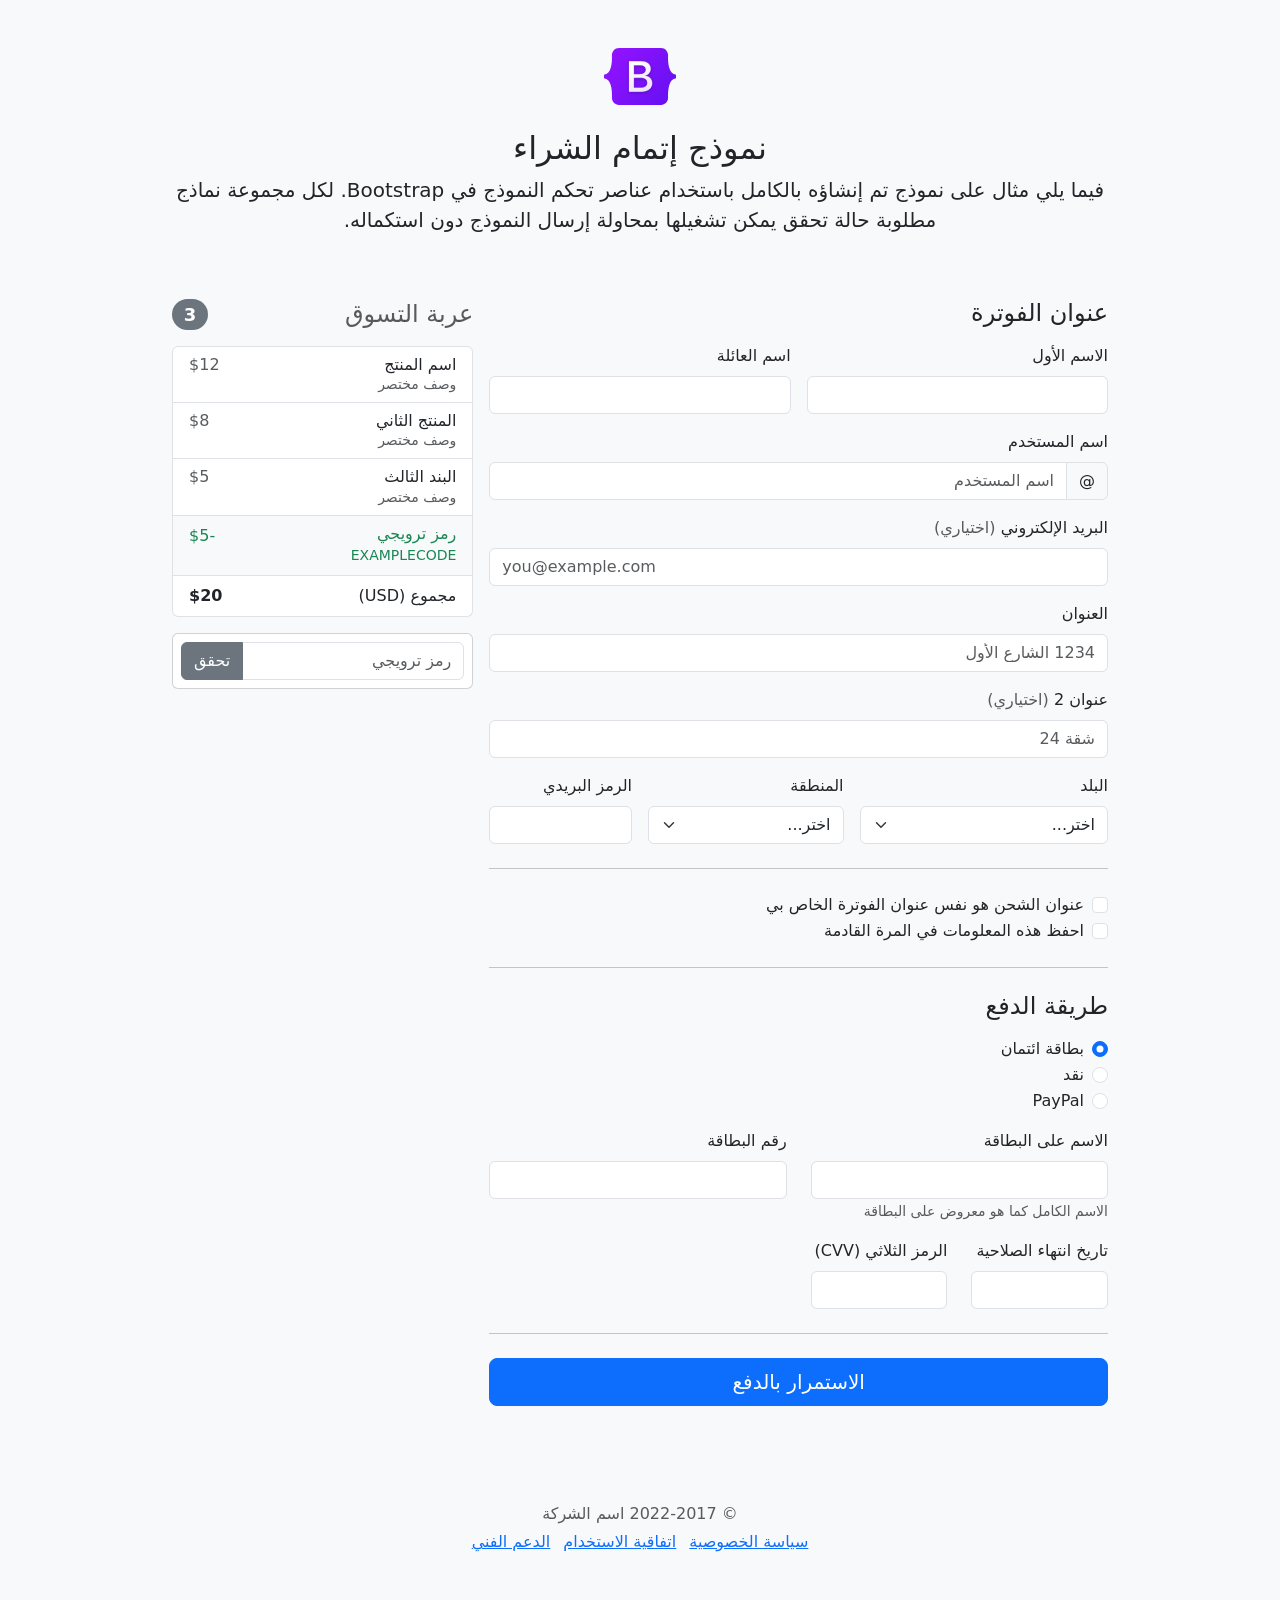
<file: bootstrap/ejemplos/checkout-rtl/index.html>
<!doctype html>
<html lang="ar" dir="rtl">
  <head>
    <meta charset="utf-8">
    <meta name="viewport" content="width=device-width, initial-scale=1">
    <meta name="description" content="">
    <meta name="author" content="Mark Otto, Jacob Thornton, and Bootstrap contributors">
    <meta name="generator" content="Hugo 0.108.0">
    <title>مثال إتمام الشراء · Bootstrap v5.3</title>

    <link rel="canonical" href="https://getbootstrap.com/docs/5.3/examples/checkout-rtl/">

    

    

<link href="../assets/dist/css/bootstrap.rtl.min.css" rel="stylesheet">

    <style>
      .bd-placeholder-img {
        font-size: 1.125rem;
        text-anchor: middle;
        -webkit-user-select: none;
        -moz-user-select: none;
        user-select: none;
      }

      @media (min-width: 768px) {
        .bd-placeholder-img-lg {
          font-size: 3.5rem;
        }
      }

      .b-example-divider {
        height: 3rem;
        background-color: rgba(0, 0, 0, .1);
        border: solid rgba(0, 0, 0, .15);
        border-width: 1px 0;
        box-shadow: inset 0 .5em 1.5em rgba(0, 0, 0, .1), inset 0 .125em .5em rgba(0, 0, 0, .15);
      }

      .b-example-vr {
        flex-shrink: 0;
        width: 1.5rem;
        height: 100vh;
      }

      .bi {
        vertical-align: -.125em;
        fill: currentColor;
      }

      .nav-scroller {
        position: relative;
        z-index: 2;
        height: 2.75rem;
        overflow-y: hidden;
      }

      .nav-scroller .nav {
        display: flex;
        flex-wrap: nowrap;
        padding-bottom: 1rem;
        margin-top: -1px;
        overflow-x: auto;
        text-align: center;
        white-space: nowrap;
        -webkit-overflow-scrolling: touch;
      }
    </style>

    
    <!-- Custom styles for this template -->
    <link href="../checkout/checkout.css" rel="stylesheet">
  </head>
  <body class="bg-light">
    
<div class="container">
  <main>
    <div class="py-5 text-center">
      <img class="d-block mx-auto mb-4" src="../assets/brand/bootstrap-logo.svg" alt="" width="72" height="57">
      <h2>نموذج إتمام الشراء</h2>
      <p class="lead">فيما يلي مثال على نموذج تم إنشاؤه بالكامل باستخدام عناصر تحكم النموذج في Bootstrap. لكل مجموعة نماذج مطلوبة حالة تحقق يمكن تشغيلها بمحاولة إرسال النموذج دون استكماله.</p>
    </div>

    <div class="row g-3">
      <div class="col-md-5 col-lg-4 order-md-last">
        <h4 class="d-flex justify-content-between align-items-center mb-3">
          <span class="text-muted">عربة التسوق</span>
          <span class="badge bg-secondary rounded-pill">3</span>
        </h4>
        <ul class="list-group mb-3">
          <li class="list-group-item d-flex justify-content-between lh-sm">
            <div>
              <h6 class="my-0">اسم المنتج</h6>
              <small class="text-muted">وصف مختصر</small>
            </div>
            <span class="text-muted">$12</span>
          </li>
          <li class="list-group-item d-flex justify-content-between lh-sm">
            <div>
              <h6 class="my-0">المنتج الثاني</h6>
              <small class="text-muted">وصف مختصر</small>
            </div>
            <span class="text-muted">$8</span>
          </li>
          <li class="list-group-item d-flex justify-content-between lh-sm">
            <div>
              <h6 class="my-0">البند الثالث</h6>
              <small class="text-muted">وصف مختصر</small>
            </div>
            <span class="text-muted">$5</span>
          </li>
          <li class="list-group-item d-flex justify-content-between bg-light">
            <div class="text-success">
              <h6 class="my-0">رمز ترويجي</h6>
              <small>EXAMPLECODE</small>
            </div>
            <span class="text-success">-$5</span>
          </li>
          <li class="list-group-item d-flex justify-content-between">
            <span>مجموع (USD)</span>
            <strong>$20</strong>
          </li>
        </ul>

        <form class="card p-2">
          <div class="input-group">
            <input type="text" class="form-control" placeholder="رمز ترويجي">
            <button type="submit" class="btn btn-secondary">تحقق</button>
          </div>
        </form>
      </div>
      <div class="col-md-7 col-lg-8">
        <h4 class="mb-3">عنوان الفوترة</h4>
        <form class="needs-validation" novalidate>
          <div class="row g-3">
            <div class="col-sm-6">
              <label for="firstName" class="form-label">الاسم الأول</label>
              <input type="text" class="form-control" id="firstName" placeholder="" value="" required>
              <div class="invalid-feedback">
                يرجى إدخال اسم أول صحيح.
              </div>
            </div>

            <div class="col-sm-6">
              <label for="lastName" class="form-label">اسم العائلة</label>
              <input type="text" class="form-control" id="lastName" placeholder="" value="" required>
              <div class="invalid-feedback">
                يرجى إدخال اسم عائلة صحيح.
              </div>
            </div>

            <div class="col-12">
              <label for="username" class="form-label">اسم المستخدم</label>
              <div class="input-group has-validation">
                <span class="input-group-text">@</span>
                <input type="text" class="form-control" id="username" placeholder="اسم المستخدم" required>
              <div class="invalid-feedback">
                اسم المستخدم الخاص بك مطلوب.
                </div>
              </div>
            </div>

            <div class="col-12">
              <label for="email" class="form-label">البريد الإلكتروني <span class="text-muted">(اختياري)</span></label>
              <input type="email" class="form-control" id="email" placeholder="you@example.com">
              <div class="invalid-feedback">
                يرجى إدخال عنوان بريد إلكتروني صحيح لتصلكم تحديثات الشحن.
              </div>
            </div>

            <div class="col-12">
              <label for="address" class="form-label">العنوان</label>
              <input type="text" class="form-control" id="address" placeholder="1234 الشارع الأول" required>
              <div class="invalid-feedback">
                يرجى إدخال عنوان الشحن الخاص بك.
              </div>
            </div>

            <div class="col-12">
              <label for="address2" class="form-label">عنوان 2 <span class="text-muted">(اختياري)</span></label>
              <input type="text" class="form-control" id="address2" placeholder="شقة 24">
            </div>

            <div class="col-md-5">
              <label for="country" class="form-label">البلد</label>
              <select class="form-select" id="country" required>
                <option value="">اختر...</option>
                <option>الولايات المتحدة الأمريكية</option>
              </select>
              <div class="invalid-feedback">
                يرجى اختيار بلد صحيح.
              </div>
            </div>

            <div class="col-md-4">
              <label for="state" class="form-label">المنطقة</label>
              <select class="form-select" id="state" required>
                <option value="">اختر...</option>
                <option>كاليفورنيا</option>
              </select>
              <div class="invalid-feedback">
                يرجى اختيار اسم منطقة صحيح.
              </div>
            </div>

            <div class="col-md-3">
              <label for="zip" class="form-label">الرمز البريدي</label>
              <input type="text" class="form-control" id="zip" placeholder="" required>
              <div class="invalid-feedback">
                الرمز البريدي مطلوب.
              </div>
            </div>
          </div>

          <hr class="my-4">

          <div class="form-check">
            <input type="checkbox" class="form-check-input" id="same-address">
            <label class="form-check-label" for="same-address">عنوان الشحن هو نفس عنوان الفوترة الخاص بي</label>
          </div>

          <div class="form-check">
            <input type="checkbox" class="form-check-input" id="save-info">
            <label class="form-check-label" for="save-info">احفظ هذه المعلومات في المرة القادمة</label>
          </div>

          <hr class="my-4">

          <h4 class="mb-3">طريقة الدفع</h4>

          <div class="my-3">
            <div class="form-check">
              <input id="credit" name="paymentMethod" type="radio" class="form-check-input" checked required>
              <label class="form-check-label" for="credit">بطاقة ائتمان</label>
            </div>
            <div class="form-check">
              <input id="cash" name="paymentMethod" type="radio" class="form-check-input" required>
              <label class="form-check-label" for="cash">نقد</label>
            </div>
            <div class="form-check">
              <input id="paypal" name="paymentMethod" type="radio" class="form-check-input" required>
              <label class="form-check-label" for="paypal">PayPal</label>
            </div>
          </div>

          <div class="row gy-3">
            <div class="col-md-6">
              <label for="cc-name" class="form-label">الاسم على البطاقة</label>
              <input type="text" class="form-control" id="cc-name" placeholder="" required>
              <small class="text-muted">الاسم الكامل كما هو معروض على البطاقة</small>
              <div class="invalid-feedback">
                الاسم على البطاقة مطلوب
              </div>
            </div>

            <div class="col-md-6">
              <label for="cc-number" class="form-label">رقم البطاقة</label>
              <input type="text" class="form-control" id="cc-number" placeholder="" required>
              <div class="invalid-feedback">
                رقم بطاقة الائتمان مطلوب
              </div>
            </div>

            <div class="col-md-3">
              <label for="cc-expiration" class="form-label">تاريخ انتهاء الصلاحية</label>
              <input type="text" class="form-control" id="cc-expiration" placeholder="" required>
              <div class="invalid-feedback">
                تاريخ انتهاء الصلاحية مطلوب
              </div>
            </div>

            <div class="col-md-3">
              <label for="cc-cvv" class="form-label">الرمز الثلاثي (CVV)</label>
              <input type="text" class="form-control" id="cc-cvv" placeholder="" required>
              <div class="invalid-feedback">
                رمز الحماية مطلوب
              </div>
            </div>
          </div>

          <hr class="my-4">

          <button class="w-100 btn btn-primary btn-lg" type="submit">الاستمرار بالدفع</button>
        </form>
      </div>
    </div>
  </main>
  <footer class="my-5 pt-5 text-muted text-center text-small">
    <p class="mb-1">&copy; 2022-2017 اسم الشركة</p>
    <ul class="list-inline">
      <li class="list-inline-item"><a href="#">سياسة الخصوصية</a></li>
      <li class="list-inline-item"><a href="#">اتفاقية الاستخدام</a></li>
      <li class="list-inline-item"><a href="#">الدعم الفني</a></li>
    </ul>
  </footer>
</div>


    <script src="../assets/dist/js/bootstrap.bundle.min.js"></script>

      <script src="../checkout/checkout.js"></script>
  </body>
</html>
</file>
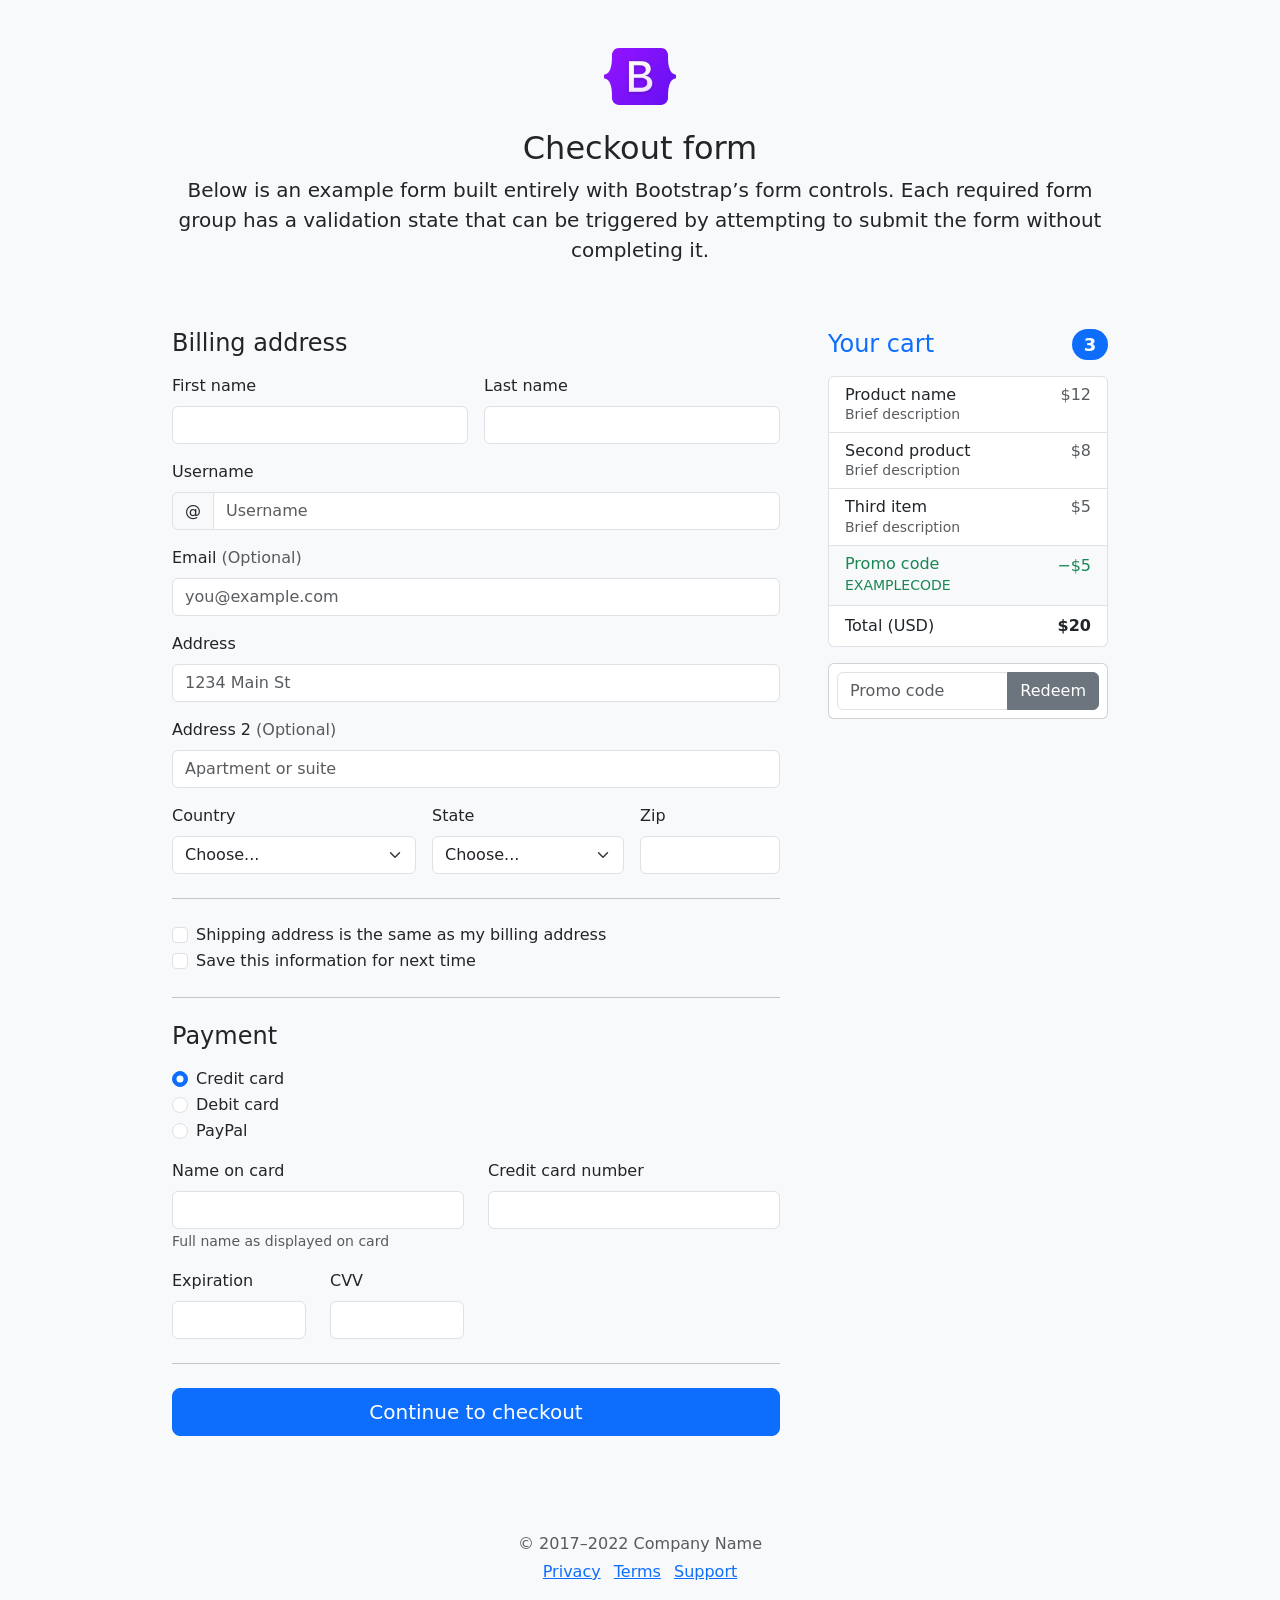
<file: bootstrap/ejemplos/checkout/index.html>
<!doctype html>
<html lang="en">
  <head>
    <meta charset="utf-8">
    <meta name="viewport" content="width=device-width, initial-scale=1">
    <meta name="description" content="">
    <meta name="author" content="Mark Otto, Jacob Thornton, and Bootstrap contributors">
    <meta name="generator" content="Hugo 0.108.0">
    <title>Checkout example · Bootstrap v5.3</title>

    <link rel="canonical" href="https://getbootstrap.com/docs/5.3/examples/checkout/">

    

    

<link href="../assets/dist/css/bootstrap.min.css" rel="stylesheet">

    <style>
      .bd-placeholder-img {
        font-size: 1.125rem;
        text-anchor: middle;
        -webkit-user-select: none;
        -moz-user-select: none;
        user-select: none;
      }

      @media (min-width: 768px) {
        .bd-placeholder-img-lg {
          font-size: 3.5rem;
        }
      }

      .b-example-divider {
        height: 3rem;
        background-color: rgba(0, 0, 0, .1);
        border: solid rgba(0, 0, 0, .15);
        border-width: 1px 0;
        box-shadow: inset 0 .5em 1.5em rgba(0, 0, 0, .1), inset 0 .125em .5em rgba(0, 0, 0, .15);
      }

      .b-example-vr {
        flex-shrink: 0;
        width: 1.5rem;
        height: 100vh;
      }

      .bi {
        vertical-align: -.125em;
        fill: currentColor;
      }

      .nav-scroller {
        position: relative;
        z-index: 2;
        height: 2.75rem;
        overflow-y: hidden;
      }

      .nav-scroller .nav {
        display: flex;
        flex-wrap: nowrap;
        padding-bottom: 1rem;
        margin-top: -1px;
        overflow-x: auto;
        text-align: center;
        white-space: nowrap;
        -webkit-overflow-scrolling: touch;
      }
    </style>

    
    <!-- Custom styles for this template -->
    <link href="checkout.css" rel="stylesheet">
  </head>
  <body class="bg-light">
    
<div class="container">
  <main>
    <div class="py-5 text-center">
      <img class="d-block mx-auto mb-4" src="../assets/brand/bootstrap-logo.svg" alt="" width="72" height="57">
      <h2>Checkout form</h2>
      <p class="lead">Below is an example form built entirely with Bootstrap’s form controls. Each required form group has a validation state that can be triggered by attempting to submit the form without completing it.</p>
    </div>

    <div class="row g-5">
      <div class="col-md-5 col-lg-4 order-md-last">
        <h4 class="d-flex justify-content-between align-items-center mb-3">
          <span class="text-primary">Your cart</span>
          <span class="badge bg-primary rounded-pill">3</span>
        </h4>
        <ul class="list-group mb-3">
          <li class="list-group-item d-flex justify-content-between lh-sm">
            <div>
              <h6 class="my-0">Product name</h6>
              <small class="text-muted">Brief description</small>
            </div>
            <span class="text-muted">$12</span>
          </li>
          <li class="list-group-item d-flex justify-content-between lh-sm">
            <div>
              <h6 class="my-0">Second product</h6>
              <small class="text-muted">Brief description</small>
            </div>
            <span class="text-muted">$8</span>
          </li>
          <li class="list-group-item d-flex justify-content-between lh-sm">
            <div>
              <h6 class="my-0">Third item</h6>
              <small class="text-muted">Brief description</small>
            </div>
            <span class="text-muted">$5</span>
          </li>
          <li class="list-group-item d-flex justify-content-between bg-light">
            <div class="text-success">
              <h6 class="my-0">Promo code</h6>
              <small>EXAMPLECODE</small>
            </div>
            <span class="text-success">−$5</span>
          </li>
          <li class="list-group-item d-flex justify-content-between">
            <span>Total (USD)</span>
            <strong>$20</strong>
          </li>
        </ul>

        <form class="card p-2">
          <div class="input-group">
            <input type="text" class="form-control" placeholder="Promo code">
            <button type="submit" class="btn btn-secondary">Redeem</button>
          </div>
        </form>
      </div>
      <div class="col-md-7 col-lg-8">
        <h4 class="mb-3">Billing address</h4>
        <form class="needs-validation" novalidate>
          <div class="row g-3">
            <div class="col-sm-6">
              <label for="firstName" class="form-label">First name</label>
              <input type="text" class="form-control" id="firstName" placeholder="" value="" required>
              <div class="invalid-feedback">
                Valid first name is required.
              </div>
            </div>

            <div class="col-sm-6">
              <label for="lastName" class="form-label">Last name</label>
              <input type="text" class="form-control" id="lastName" placeholder="" value="" required>
              <div class="invalid-feedback">
                Valid last name is required.
              </div>
            </div>

            <div class="col-12">
              <label for="username" class="form-label">Username</label>
              <div class="input-group has-validation">
                <span class="input-group-text">@</span>
                <input type="text" class="form-control" id="username" placeholder="Username" required>
              <div class="invalid-feedback">
                  Your username is required.
                </div>
              </div>
            </div>

            <div class="col-12">
              <label for="email" class="form-label">Email <span class="text-muted">(Optional)</span></label>
              <input type="email" class="form-control" id="email" placeholder="you@example.com">
              <div class="invalid-feedback">
                Please enter a valid email address for shipping updates.
              </div>
            </div>

            <div class="col-12">
              <label for="address" class="form-label">Address</label>
              <input type="text" class="form-control" id="address" placeholder="1234 Main St" required>
              <div class="invalid-feedback">
                Please enter your shipping address.
              </div>
            </div>

            <div class="col-12">
              <label for="address2" class="form-label">Address 2 <span class="text-muted">(Optional)</span></label>
              <input type="text" class="form-control" id="address2" placeholder="Apartment or suite">
            </div>

            <div class="col-md-5">
              <label for="country" class="form-label">Country</label>
              <select class="form-select" id="country" required>
                <option value="">Choose...</option>
                <option>United States</option>
              </select>
              <div class="invalid-feedback">
                Please select a valid country.
              </div>
            </div>

            <div class="col-md-4">
              <label for="state" class="form-label">State</label>
              <select class="form-select" id="state" required>
                <option value="">Choose...</option>
                <option>California</option>
              </select>
              <div class="invalid-feedback">
                Please provide a valid state.
              </div>
            </div>

            <div class="col-md-3">
              <label for="zip" class="form-label">Zip</label>
              <input type="text" class="form-control" id="zip" placeholder="" required>
              <div class="invalid-feedback">
                Zip code required.
              </div>
            </div>
          </div>

          <hr class="my-4">

          <div class="form-check">
            <input type="checkbox" class="form-check-input" id="same-address">
            <label class="form-check-label" for="same-address">Shipping address is the same as my billing address</label>
          </div>

          <div class="form-check">
            <input type="checkbox" class="form-check-input" id="save-info">
            <label class="form-check-label" for="save-info">Save this information for next time</label>
          </div>

          <hr class="my-4">

          <h4 class="mb-3">Payment</h4>

          <div class="my-3">
            <div class="form-check">
              <input id="credit" name="paymentMethod" type="radio" class="form-check-input" checked required>
              <label class="form-check-label" for="credit">Credit card</label>
            </div>
            <div class="form-check">
              <input id="debit" name="paymentMethod" type="radio" class="form-check-input" required>
              <label class="form-check-label" for="debit">Debit card</label>
            </div>
            <div class="form-check">
              <input id="paypal" name="paymentMethod" type="radio" class="form-check-input" required>
              <label class="form-check-label" for="paypal">PayPal</label>
            </div>
          </div>

          <div class="row gy-3">
            <div class="col-md-6">
              <label for="cc-name" class="form-label">Name on card</label>
              <input type="text" class="form-control" id="cc-name" placeholder="" required>
              <small class="text-muted">Full name as displayed on card</small>
              <div class="invalid-feedback">
                Name on card is required
              </div>
            </div>

            <div class="col-md-6">
              <label for="cc-number" class="form-label">Credit card number</label>
              <input type="text" class="form-control" id="cc-number" placeholder="" required>
              <div class="invalid-feedback">
                Credit card number is required
              </div>
            </div>

            <div class="col-md-3">
              <label for="cc-expiration" class="form-label">Expiration</label>
              <input type="text" class="form-control" id="cc-expiration" placeholder="" required>
              <div class="invalid-feedback">
                Expiration date required
              </div>
            </div>

            <div class="col-md-3">
              <label for="cc-cvv" class="form-label">CVV</label>
              <input type="text" class="form-control" id="cc-cvv" placeholder="" required>
              <div class="invalid-feedback">
                Security code required
              </div>
            </div>
          </div>

          <hr class="my-4">

          <button class="w-100 btn btn-primary btn-lg" type="submit">Continue to checkout</button>
        </form>
      </div>
    </div>
  </main>

  <footer class="my-5 pt-5 text-muted text-center text-small">
    <p class="mb-1">&copy; 2017–2022 Company Name</p>
    <ul class="list-inline">
      <li class="list-inline-item"><a href="#">Privacy</a></li>
      <li class="list-inline-item"><a href="#">Terms</a></li>
      <li class="list-inline-item"><a href="#">Support</a></li>
    </ul>
  </footer>
</div>


    <script src="../assets/dist/js/bootstrap.bundle.min.js"></script>

      <script src="checkout.js"></script>
  </body>
</html>
</file>
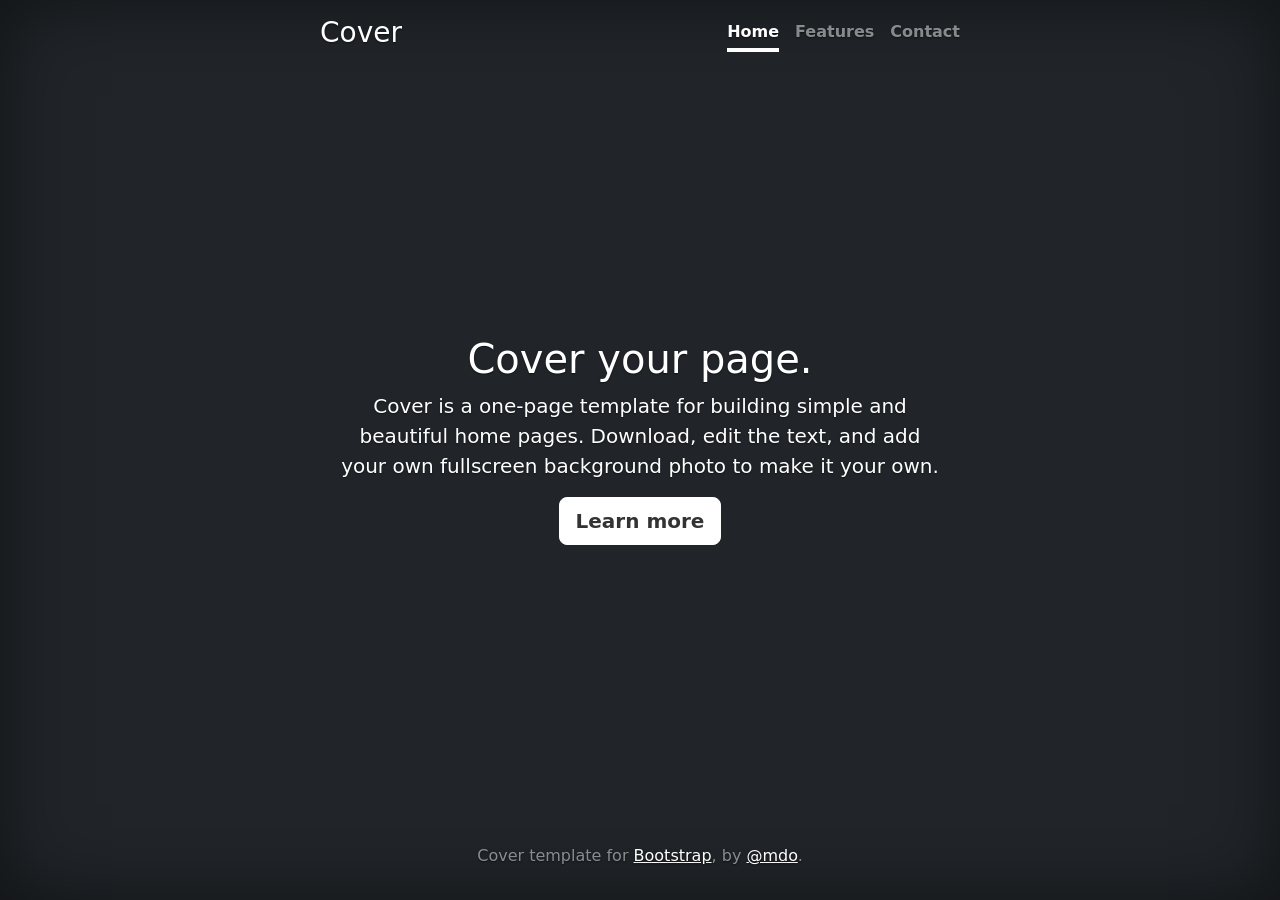
<file: bootstrap/ejemplos/cover/index.html>
<!doctype html>
<html lang="en" class="h-100">
  <head>
    <meta charset="utf-8">
    <meta name="viewport" content="width=device-width, initial-scale=1">
    <meta name="description" content="">
    <meta name="author" content="Mark Otto, Jacob Thornton, and Bootstrap contributors">
    <meta name="generator" content="Hugo 0.108.0">
    <title>Cover Template · Bootstrap v5.3</title>

    <link rel="canonical" href="https://getbootstrap.com/docs/5.3/examples/cover/">

    

    

<link href="../assets/dist/css/bootstrap.min.css" rel="stylesheet">

    <style>
      .bd-placeholder-img {
        font-size: 1.125rem;
        text-anchor: middle;
        -webkit-user-select: none;
        -moz-user-select: none;
        user-select: none;
      }

      @media (min-width: 768px) {
        .bd-placeholder-img-lg {
          font-size: 3.5rem;
        }
      }

      .b-example-divider {
        height: 3rem;
        background-color: rgba(0, 0, 0, .1);
        border: solid rgba(0, 0, 0, .15);
        border-width: 1px 0;
        box-shadow: inset 0 .5em 1.5em rgba(0, 0, 0, .1), inset 0 .125em .5em rgba(0, 0, 0, .15);
      }

      .b-example-vr {
        flex-shrink: 0;
        width: 1.5rem;
        height: 100vh;
      }

      .bi {
        vertical-align: -.125em;
        fill: currentColor;
      }

      .nav-scroller {
        position: relative;
        z-index: 2;
        height: 2.75rem;
        overflow-y: hidden;
      }

      .nav-scroller .nav {
        display: flex;
        flex-wrap: nowrap;
        padding-bottom: 1rem;
        margin-top: -1px;
        overflow-x: auto;
        text-align: center;
        white-space: nowrap;
        -webkit-overflow-scrolling: touch;
      }
    </style>

    
    <!-- Custom styles for this template -->
    <link href="cover.css" rel="stylesheet">
  </head>
  <body class="d-flex h-100 text-center text-bg-dark">
    
<div class="cover-container d-flex w-100 h-100 p-3 mx-auto flex-column">
  <header class="mb-auto">
    <div>
      <h3 class="float-md-start mb-0">Cover</h3>
      <nav class="nav nav-masthead justify-content-center float-md-end">
        <a class="nav-link fw-bold py-1 px-0 active" aria-current="page" href="#">Home</a>
        <a class="nav-link fw-bold py-1 px-0" href="#">Features</a>
        <a class="nav-link fw-bold py-1 px-0" href="#">Contact</a>
      </nav>
    </div>
  </header>

  <main class="px-3">
    <h1>Cover your page.</h1>
    <p class="lead">Cover is a one-page template for building simple and beautiful home pages. Download, edit the text, and add your own fullscreen background photo to make it your own.</p>
    <p class="lead">
      <a href="#" class="btn btn-lg btn-light fw-bold border-white bg-white">Learn more</a>
    </p>
  </main>

  <footer class="mt-auto text-white-50">
    <p>Cover template for <a href="https://getbootstrap.com/" class="text-white">Bootstrap</a>, by <a href="https://twitter.com/mdo" class="text-white">@mdo</a>.</p>
  </footer>
</div>


    
  </body>
</html>
</file>
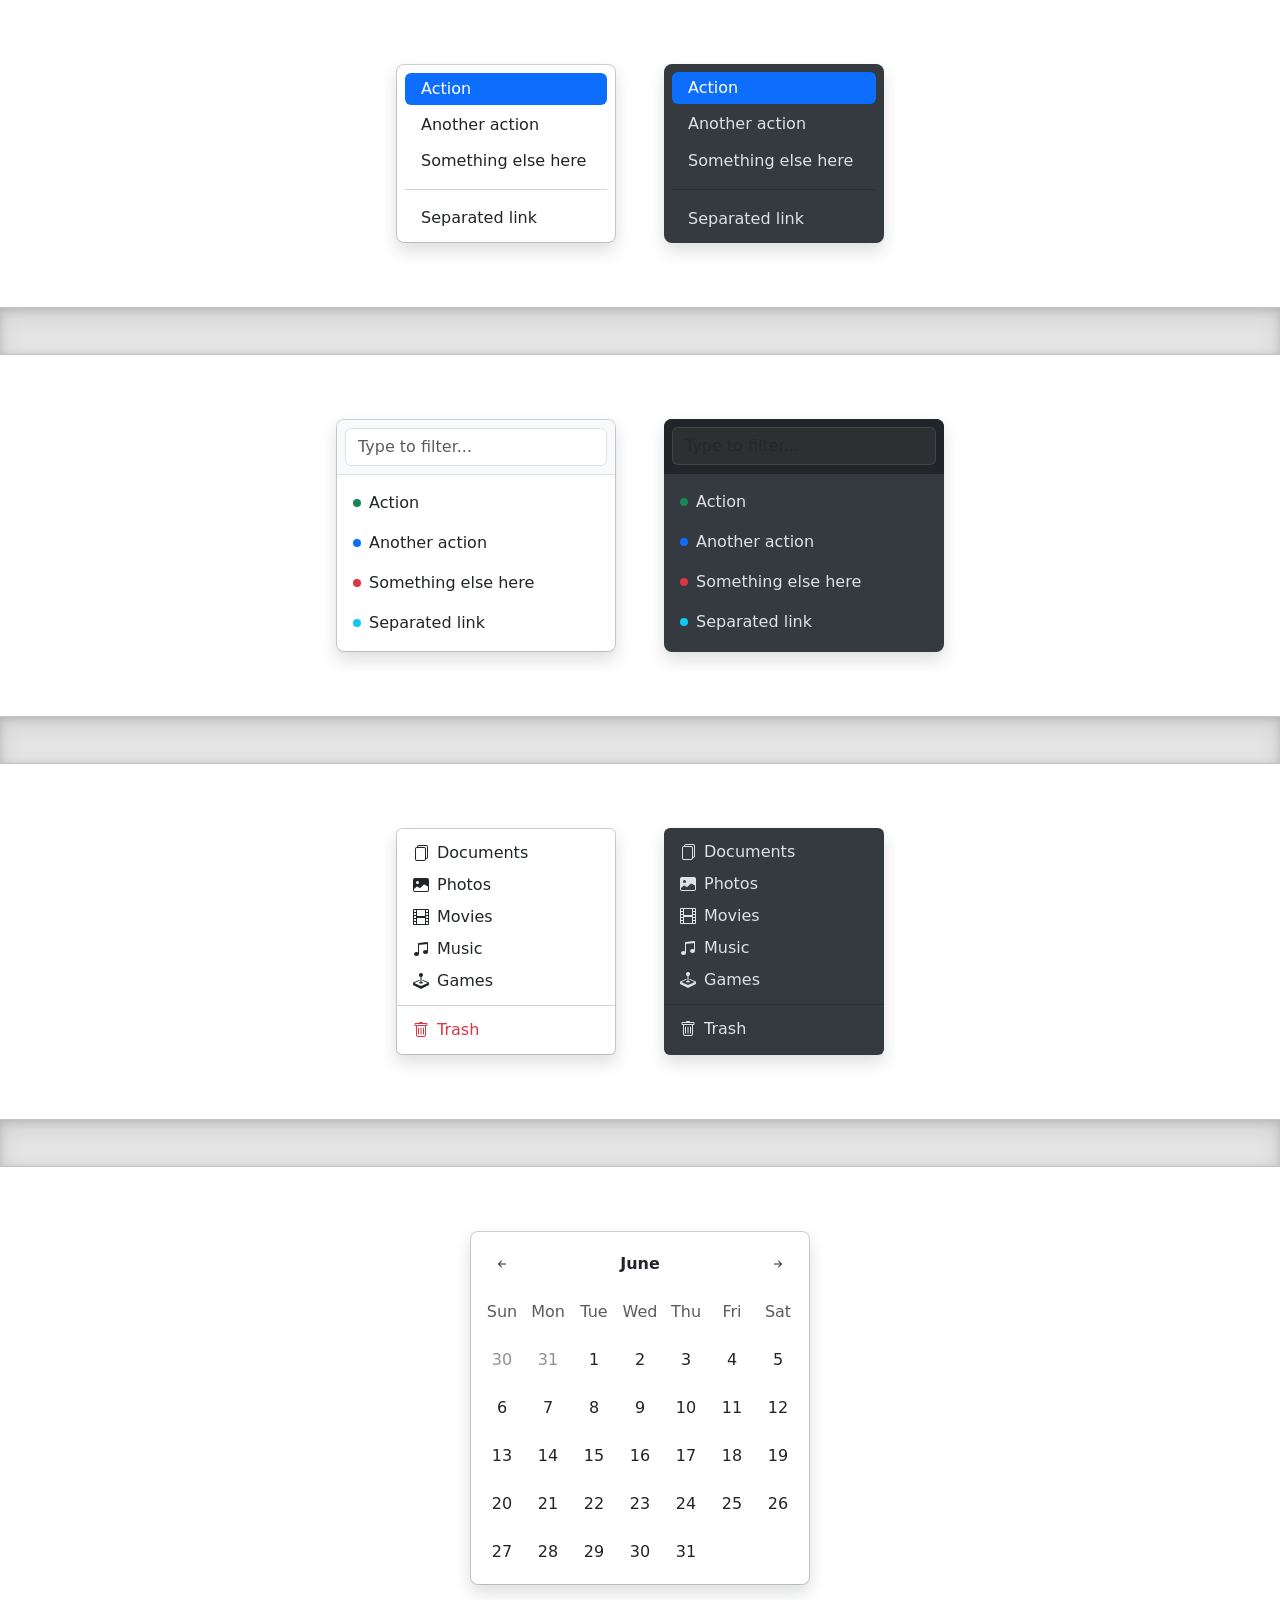
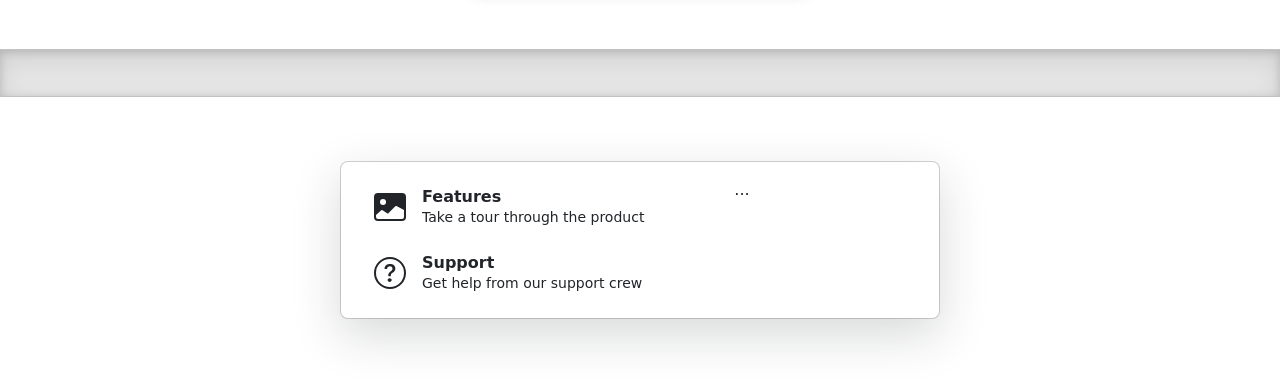
<file: bootstrap/ejemplos/dropdowns/index.html>
<!doctype html>
<html lang="en">
  <head>
    <meta charset="utf-8">
    <meta name="viewport" content="width=device-width, initial-scale=1">
    <meta name="description" content="">
    <meta name="author" content="Mark Otto, Jacob Thornton, and Bootstrap contributors">
    <meta name="generator" content="Hugo 0.108.0">
    <title>Dropdowns · Bootstrap v5.3</title>

    <link rel="canonical" href="https://getbootstrap.com/docs/5.3/examples/dropdowns/">

    

    

<link href="../assets/dist/css/bootstrap.min.css" rel="stylesheet">

    <style>
      .bd-placeholder-img {
        font-size: 1.125rem;
        text-anchor: middle;
        -webkit-user-select: none;
        -moz-user-select: none;
        user-select: none;
      }

      @media (min-width: 768px) {
        .bd-placeholder-img-lg {
          font-size: 3.5rem;
        }
      }

      .b-example-divider {
        height: 3rem;
        background-color: rgba(0, 0, 0, .1);
        border: solid rgba(0, 0, 0, .15);
        border-width: 1px 0;
        box-shadow: inset 0 .5em 1.5em rgba(0, 0, 0, .1), inset 0 .125em .5em rgba(0, 0, 0, .15);
      }

      .b-example-vr {
        flex-shrink: 0;
        width: 1.5rem;
        height: 100vh;
      }

      .bi {
        vertical-align: -.125em;
        fill: currentColor;
      }

      .nav-scroller {
        position: relative;
        z-index: 2;
        height: 2.75rem;
        overflow-y: hidden;
      }

      .nav-scroller .nav {
        display: flex;
        flex-wrap: nowrap;
        padding-bottom: 1rem;
        margin-top: -1px;
        overflow-x: auto;
        text-align: center;
        white-space: nowrap;
        -webkit-overflow-scrolling: touch;
      }
    </style>

    
    <!-- Custom styles for this template -->
    <link href="dropdowns.css" rel="stylesheet">
  </head>
  <body>
    
<svg xmlns="http://www.w3.org/2000/svg" style="display: none;">
  <symbol id="bootstrap" viewBox="0 0 118 94">
    <title>Bootstrap</title>
    <path fill-rule="evenodd" clip-rule="evenodd" d="M24.509 0c-6.733 0-11.715 5.893-11.492 12.284.214 6.14-.064 14.092-2.066 20.577C8.943 39.365 5.547 43.485 0 44.014v5.972c5.547.529 8.943 4.649 10.951 11.153 2.002 6.485 2.28 14.437 2.066 20.577C12.794 88.106 17.776 94 24.51 94H93.5c6.733 0 11.714-5.893 11.491-12.284-.214-6.14.064-14.092 2.066-20.577 2.009-6.504 5.396-10.624 10.943-11.153v-5.972c-5.547-.529-8.934-4.649-10.943-11.153-2.002-6.484-2.28-14.437-2.066-20.577C105.214 5.894 100.233 0 93.5 0H24.508zM80 57.863C80 66.663 73.436 72 62.543 72H44a2 2 0 01-2-2V24a2 2 0 012-2h18.437c9.083 0 15.044 4.92 15.044 12.474 0 5.302-4.01 10.049-9.119 10.88v.277C75.317 46.394 80 51.21 80 57.863zM60.521 28.34H49.948v14.934h8.905c6.884 0 10.68-2.772 10.68-7.727 0-4.643-3.264-7.207-9.012-7.207zM49.948 49.2v16.458H60.91c7.167 0 10.964-2.876 10.964-8.281 0-5.406-3.903-8.178-11.425-8.178H49.948z"></path>
  </symbol>

  <symbol id="exclamation-triangle-fill" viewBox="0 0 16 16">
    <path d="M8.982 1.566a1.13 1.13 0 0 0-1.96 0L.165 13.233c-.457.778.091 1.767.98 1.767h13.713c.889 0 1.438-.99.98-1.767L8.982 1.566zM8 5c.535 0 .954.462.9.995l-.35 3.507a.552.552 0 0 1-1.1 0L7.1 5.995A.905.905 0 0 1 8 5zm.002 6a1 1 0 1 1 0 2 1 1 0 0 1 0-2z"/>
  </symbol>

  <symbol id="check2" viewBox="0 0 16 16">
    <path d="M13.854 3.646a.5.5 0 0 1 0 .708l-7 7a.5.5 0 0 1-.708 0l-3.5-3.5a.5.5 0 1 1 .708-.708L6.5 10.293l6.646-6.647a.5.5 0 0 1 .708 0z"/>
  </symbol>

  <symbol id="check2-circle" viewBox="0 0 16 16">
    <path d="M2.5 8a5.5 5.5 0 0 1 8.25-4.764.5.5 0 0 0 .5-.866A6.5 6.5 0 1 0 14.5 8a.5.5 0 0 0-1 0 5.5 5.5 0 1 1-11 0z"/>
    <path d="M15.354 3.354a.5.5 0 0 0-.708-.708L8 9.293 5.354 6.646a.5.5 0 1 0-.708.708l3 3a.5.5 0 0 0 .708 0l7-7z"/>
  </symbol>

  <symbol id="bookmark-star" viewBox="0 0 16 16">
    <path d="M7.84 4.1a.178.178 0 0 1 .32 0l.634 1.285a.178.178 0 0 0 .134.098l1.42.206c.145.021.204.2.098.303L9.42 6.993a.178.178 0 0 0-.051.158l.242 1.414a.178.178 0 0 1-.258.187l-1.27-.668a.178.178 0 0 0-.165 0l-1.27.668a.178.178 0 0 1-.257-.187l.242-1.414a.178.178 0 0 0-.05-.158l-1.03-1.001a.178.178 0 0 1 .098-.303l1.42-.206a.178.178 0 0 0 .134-.098L7.84 4.1z"/>
    <path d="M2 2a2 2 0 0 1 2-2h8a2 2 0 0 1 2 2v13.5a.5.5 0 0 1-.777.416L8 13.101l-5.223 2.815A.5.5 0 0 1 2 15.5V2zm2-1a1 1 0 0 0-1 1v12.566l4.723-2.482a.5.5 0 0 1 .554 0L13 14.566V2a1 1 0 0 0-1-1H4z"/>
  </symbol>

  <symbol id="grid-fill" viewBox="0 0 16 16">
    <path d="M1 2.5A1.5 1.5 0 0 1 2.5 1h3A1.5 1.5 0 0 1 7 2.5v3A1.5 1.5 0 0 1 5.5 7h-3A1.5 1.5 0 0 1 1 5.5v-3zm8 0A1.5 1.5 0 0 1 10.5 1h3A1.5 1.5 0 0 1 15 2.5v3A1.5 1.5 0 0 1 13.5 7h-3A1.5 1.5 0 0 1 9 5.5v-3zm-8 8A1.5 1.5 0 0 1 2.5 9h3A1.5 1.5 0 0 1 7 10.5v3A1.5 1.5 0 0 1 5.5 15h-3A1.5 1.5 0 0 1 1 13.5v-3zm8 0A1.5 1.5 0 0 1 10.5 9h3a1.5 1.5 0 0 1 1.5 1.5v3a1.5 1.5 0 0 1-1.5 1.5h-3A1.5 1.5 0 0 1 9 13.5v-3z"/>
  </symbol>

  <symbol id="stars" viewBox="0 0 16 16">
    <path d="M7.657 6.247c.11-.33.576-.33.686 0l.645 1.937a2.89 2.89 0 0 0 1.829 1.828l1.936.645c.33.11.33.576 0 .686l-1.937.645a2.89 2.89 0 0 0-1.828 1.829l-.645 1.936a.361.361 0 0 1-.686 0l-.645-1.937a2.89 2.89 0 0 0-1.828-1.828l-1.937-.645a.361.361 0 0 1 0-.686l1.937-.645a2.89 2.89 0 0 0 1.828-1.828l.645-1.937zM3.794 1.148a.217.217 0 0 1 .412 0l.387 1.162c.173.518.579.924 1.097 1.097l1.162.387a.217.217 0 0 1 0 .412l-1.162.387A1.734 1.734 0 0 0 4.593 5.69l-.387 1.162a.217.217 0 0 1-.412 0L3.407 5.69A1.734 1.734 0 0 0 2.31 4.593l-1.162-.387a.217.217 0 0 1 0-.412l1.162-.387A1.734 1.734 0 0 0 3.407 2.31l.387-1.162zM10.863.099a.145.145 0 0 1 .274 0l.258.774c.115.346.386.617.732.732l.774.258a.145.145 0 0 1 0 .274l-.774.258a1.156 1.156 0 0 0-.732.732l-.258.774a.145.145 0 0 1-.274 0l-.258-.774a1.156 1.156 0 0 0-.732-.732L9.1 2.137a.145.145 0 0 1 0-.274l.774-.258c.346-.115.617-.386.732-.732L10.863.1z"/>
  </symbol>

  <symbol id="film" viewBox="0 0 16 16">
    <path d="M0 1a1 1 0 0 1 1-1h14a1 1 0 0 1 1 1v14a1 1 0 0 1-1 1H1a1 1 0 0 1-1-1V1zm4 0v6h8V1H4zm8 8H4v6h8V9zM1 1v2h2V1H1zm2 3H1v2h2V4zM1 7v2h2V7H1zm2 3H1v2h2v-2zm-2 3v2h2v-2H1zM15 1h-2v2h2V1zm-2 3v2h2V4h-2zm2 3h-2v2h2V7zm-2 3v2h2v-2h-2zm2 3h-2v2h2v-2z"/>
  </symbol>

  <symbol id="joystick" viewBox="0 0 16 16">
    <path d="M10 2a2 2 0 0 1-1.5 1.937v5.087c.863.083 1.5.377 1.5.726 0 .414-.895.75-2 .75s-2-.336-2-.75c0-.35.637-.643 1.5-.726V3.937A2 2 0 1 1 10 2z"/>
    <path d="M0 9.665v1.717a1 1 0 0 0 .553.894l6.553 3.277a2 2 0 0 0 1.788 0l6.553-3.277a1 1 0 0 0 .553-.894V9.665c0-.1-.06-.19-.152-.23L9.5 6.715v.993l5.227 2.178a.125.125 0 0 1 .001.23l-5.94 2.546a2 2 0 0 1-1.576 0l-5.94-2.546a.125.125 0 0 1 .001-.23L6.5 7.708l-.013-.988L.152 9.435a.25.25 0 0 0-.152.23z"/>
  </symbol>

  <symbol id="music-note-beamed" viewBox="0 0 16 16">
    <path d="M6 13c0 1.105-1.12 2-2.5 2S1 14.105 1 13c0-1.104 1.12-2 2.5-2s2.5.896 2.5 2zm9-2c0 1.105-1.12 2-2.5 2s-2.5-.895-2.5-2 1.12-2 2.5-2 2.5.895 2.5 2z"/>
    <path fill-rule="evenodd" d="M14 11V2h1v9h-1zM6 3v10H5V3h1z"/>
    <path d="M5 2.905a1 1 0 0 1 .9-.995l8-.8a1 1 0 0 1 1.1.995V3L5 4V2.905z"/>
  </symbol>

  <symbol id="files" viewBox="0 0 16 16">
    <path d="M13 0H6a2 2 0 0 0-2 2 2 2 0 0 0-2 2v10a2 2 0 0 0 2 2h7a2 2 0 0 0 2-2 2 2 0 0 0 2-2V2a2 2 0 0 0-2-2zm0 13V4a2 2 0 0 0-2-2H5a1 1 0 0 1 1-1h7a1 1 0 0 1 1 1v10a1 1 0 0 1-1 1zM3 4a1 1 0 0 1 1-1h7a1 1 0 0 1 1 1v10a1 1 0 0 1-1 1H4a1 1 0 0 1-1-1V4z"/>
  </symbol>

  <symbol id="image-fill" viewBox="0 0 16 16">
    <path d="M.002 3a2 2 0 0 1 2-2h12a2 2 0 0 1 2 2v10a2 2 0 0 1-2 2h-12a2 2 0 0 1-2-2V3zm1 9v1a1 1 0 0 0 1 1h12a1 1 0 0 0 1-1V9.5l-3.777-1.947a.5.5 0 0 0-.577.093l-3.71 3.71-2.66-1.772a.5.5 0 0 0-.63.062L1.002 12zm5-6.5a1.5 1.5 0 1 0-3 0 1.5 1.5 0 0 0 3 0z"/>
  </symbol>

  <symbol id="trash" viewBox="0 0 16 16">
    <path d="M5.5 5.5A.5.5 0 0 1 6 6v6a.5.5 0 0 1-1 0V6a.5.5 0 0 1 .5-.5zm2.5 0a.5.5 0 0 1 .5.5v6a.5.5 0 0 1-1 0V6a.5.5 0 0 1 .5-.5zm3 .5a.5.5 0 0 0-1 0v6a.5.5 0 0 0 1 0V6z"/>
    <path fill-rule="evenodd" d="M14.5 3a1 1 0 0 1-1 1H13v9a2 2 0 0 1-2 2H5a2 2 0 0 1-2-2V4h-.5a1 1 0 0 1-1-1V2a1 1 0 0 1 1-1H6a1 1 0 0 1 1-1h2a1 1 0 0 1 1 1h3.5a1 1 0 0 1 1 1v1zM4.118 4 4 4.059V13a1 1 0 0 0 1 1h6a1 1 0 0 0 1-1V4.059L11.882 4H4.118zM2.5 3V2h11v1h-11z"/>
  </symbol>

  <symbol id="question-circle" viewBox="0 0 16 16">
    <path d="M8 15A7 7 0 1 1 8 1a7 7 0 0 1 0 14zm0 1A8 8 0 1 0 8 0a8 8 0 0 0 0 16z"/>
    <path d="M5.255 5.786a.237.237 0 0 0 .241.247h.825c.138 0 .248-.113.266-.25.09-.656.54-1.134 1.342-1.134.686 0 1.314.343 1.314 1.168 0 .635-.374.927-.965 1.371-.673.489-1.206 1.06-1.168 1.987l.003.217a.25.25 0 0 0 .25.246h.811a.25.25 0 0 0 .25-.25v-.105c0-.718.273-.927 1.01-1.486.609-.463 1.244-.977 1.244-2.056 0-1.511-1.276-2.241-2.673-2.241-1.267 0-2.655.59-2.75 2.286zm1.557 5.763c0 .533.425.927 1.01.927.609 0 1.028-.394 1.028-.927 0-.552-.42-.94-1.029-.94-.584 0-1.009.388-1.009.94z"/>
  </symbol>

  <symbol id="arrow-left-short" viewBox="0 0 16 16">
    <path fill-rule="evenodd" d="M12 8a.5.5 0 0 1-.5.5H5.707l2.147 2.146a.5.5 0 0 1-.708.708l-3-3a.5.5 0 0 1 0-.708l3-3a.5.5 0 1 1 .708.708L5.707 7.5H11.5a.5.5 0 0 1 .5.5z"/>
  </symbol>

  <symbol id="arrow-right-short" viewBox="0 0 16 16">
    <path fill-rule="evenodd" d="M4 8a.5.5 0 0 1 .5-.5h5.793L8.146 5.354a.5.5 0 1 1 .708-.708l3 3a.5.5 0 0 1 0 .708l-3 3a.5.5 0 0 1-.708-.708L10.293 8.5H4.5A.5.5 0 0 1 4 8z"/>
  </symbol>
</svg>

<div class="d-flex gap-5 justify-content-center">
  <ul class="dropdown-menu position-static d-grid gap-1 p-2 rounded-3 mx-0 shadow w-220px">
    <li><a class="dropdown-item rounded-2 active" href="#">Action</a></li>
    <li><a class="dropdown-item rounded-2" href="#">Another action</a></li>
    <li><a class="dropdown-item rounded-2" href="#">Something else here</a></li>
    <li><hr class="dropdown-divider"></li>
    <li><a class="dropdown-item rounded-2" href="#">Separated link</a></li>
  </ul>
  <ul class="dropdown-menu dropdown-menu-dark position-static d-grid gap-1 p-2 rounded-3 mx-0 border-0 shadow w-220px">
    <li><a class="dropdown-item rounded-2 active" href="#">Action</a></li>
    <li><a class="dropdown-item rounded-2" href="#">Another action</a></li>
    <li><a class="dropdown-item rounded-2" href="#">Something else here</a></li>
    <li><hr class="dropdown-divider"></li>
    <li><a class="dropdown-item rounded-2" href="#">Separated link</a></li>
  </ul>
</div>

<div class="b-example-divider"></div>

<div class="d-flex gap-5 justify-content-center">
  <div class="dropdown-menu d-block position-static pt-0 mx-0 rounded-3 shadow overflow-hidden w-280px">
    <form class="p-2 mb-2 bg-light border-bottom">
      <input type="search" class="form-control" autocomplete="false" placeholder="Type to filter...">
    </form>
    <ul class="list-unstyled mb-0">
      <li><a class="dropdown-item d-flex align-items-center gap-2 py-2" href="#">
        <span class="d-inline-block bg-success rounded-circle p-1"></span>
        Action
      </a></li>
      <li><a class="dropdown-item d-flex align-items-center gap-2 py-2" href="#">
        <span class="d-inline-block bg-primary rounded-circle p-1"></span>
        Another action
      </a></li>
      <li><a class="dropdown-item d-flex align-items-center gap-2 py-2" href="#">
        <span class="d-inline-block bg-danger rounded-circle p-1"></span>
        Something else here
      </a></li>
      <li><a class="dropdown-item d-flex align-items-center gap-2 py-2" href="#">
        <span class="d-inline-block bg-info rounded-circle p-1"></span>
        Separated link
      </a></li>
    </ul>
  </div>

  <div class="dropdown-menu dropdown-menu-dark d-block position-static border-0 pt-0 mx-0 rounded-3 shadow overflow-hidden w-280px">
    <form class="p-2 mb-2 bg-dark border-bottom border-dark">
      <input type="search" class="form-control form-control-dark" autocomplete="false" placeholder="Type to filter...">
    </form>
    <ul class="list-unstyled mb-0">
      <li><a class="dropdown-item d-flex align-items-center gap-2 py-2" href="#">
        <span class="d-inline-block bg-success rounded-circle p-1"></span>
        Action
      </a></li>
      <li><a class="dropdown-item d-flex align-items-center gap-2 py-2" href="#">
        <span class="d-inline-block bg-primary rounded-circle p-1"></span>
        Another action
      </a></li>
      <li><a class="dropdown-item d-flex align-items-center gap-2 py-2" href="#">
        <span class="d-inline-block bg-danger rounded-circle p-1"></span>
        Something else here
      </a></li>
      <li><a class="dropdown-item d-flex align-items-center gap-2 py-2" href="#">
        <span class="d-inline-block bg-info rounded-circle p-1"></span>
        Separated link
      </a></li>
    </ul>
  </div>
</div>

<div class="b-example-divider"></div>

<div class="d-flex gap-5 justify-content-center">
  <ul class="dropdown-menu d-block position-static mx-0 shadow w-220px">
    <li>
      <a class="dropdown-item d-flex gap-2 align-items-center" href="#">
        <svg class="bi" width="16" height="16"><use xlink:href="#files"/></svg>
        Documents
      </a>
    </li>
    <li>
      <a class="dropdown-item d-flex gap-2 align-items-center" href="#">
        <svg class="bi" width="16" height="16"><use xlink:href="#image-fill"/></svg>
        Photos
      </a>
    </li>
    <li>
      <a class="dropdown-item d-flex gap-2 align-items-center" href="#">
        <svg class="bi" width="16" height="16"><use xlink:href="#film"/></svg>
        Movies
      </a>
    </li>
    <li>
      <a class="dropdown-item d-flex gap-2 align-items-center" href="#">
        <svg class="bi" width="16" height="16"><use xlink:href="#music-note-beamed"/></svg>
        Music
      </a>
    </li>
    <li>
      <a class="dropdown-item d-flex gap-2 align-items-center" href="#">
        <svg class="bi" width="16" height="16"><use xlink:href="#joystick"/></svg>
        Games
      </a>
    </li>
    <li><hr class="dropdown-divider"></li>
    <li>
      <a class="dropdown-item dropdown-item-danger d-flex gap-2 align-items-center" href="#">
        <svg class="bi" width="16" height="16"><use xlink:href="#trash"/></svg>
        Trash
      </a>
    </li>
  </ul>
  <ul class="dropdown-menu dropdown-menu-dark d-block position-static mx-0 border-0 shadow w-220px">
    <li>
      <a class="dropdown-item d-flex gap-2 align-items-center" href="#">
        <svg class="bi" width="16" height="16"><use xlink:href="#files"/></svg>
        Documents
      </a>
    </li>
    <li>
      <a class="dropdown-item d-flex gap-2 align-items-center" href="#">
        <svg class="bi" width="16" height="16"><use xlink:href="#image-fill"/></svg>
        Photos
      </a>
    </li>
    <li>
      <a class="dropdown-item d-flex gap-2 align-items-center" href="#">
        <svg class="bi" width="16" height="16"><use xlink:href="#film"/></svg>
        Movies
      </a>
    </li>
    <li>
      <a class="dropdown-item d-flex gap-2 align-items-center" href="#">
        <svg class="bi" width="16" height="16"><use xlink:href="#music-note-beamed"/></svg>
        Music
      </a>
    </li>
    <li>
      <a class="dropdown-item d-flex gap-2 align-items-center" href="#">
        <svg class="bi" width="16" height="16"><use xlink:href="#joystick"/></svg>
        Games
      </a>
    </li>
    <li><hr class="dropdown-divider"></li>
    <li>
      <a class="dropdown-item d-flex gap-2 align-items-center" href="#">
        <svg class="bi" width="16" height="16"><use xlink:href="#trash"/></svg>
        Trash
      </a>
    </li>
  </ul>
</div>

<div class="b-example-divider"></div>

<div class="dropdown-menu d-block position-static p-2 shadow rounded-3 w-340px">
  <div class="d-grid gap-1">
    <div class="cal">
      <div class="cal-month">
        <button class="btn cal-btn" type="button">
          <svg class="bi" width="16" height="16"><use xlink:href="#arrow-left-short"/></svg>
        </button>
        <strong class="cal-month-name">June</strong>
        <select class="form-select cal-month-name d-none">
          <option value="January">January</option>
          <option value="February">February</option>
          <option value="March">March</option>
          <option value="April">April</option>
          <option value="May">May</option>
          <option selected value="June">June</option>
          <option value="July">July</option>
          <option value="August">August</option>
          <option value="September">September</option>
          <option value="October">October</option>
          <option value="November">November</option>
          <option value="December">December</option>
        </select>
        <button class="btn cal-btn" type="button">
          <svg class="bi" width="16" height="16"><use xlink:href="#arrow-right-short"/></svg>
        </button>
      </div>
      <div class="cal-weekdays text-muted">
        <div class="cal-weekday">Sun</div>
        <div class="cal-weekday">Mon</div>
        <div class="cal-weekday">Tue</div>
        <div class="cal-weekday">Wed</div>
        <div class="cal-weekday">Thu</div>
        <div class="cal-weekday">Fri</div>
        <div class="cal-weekday">Sat</div>
      </div>
      <div class="cal-days">
        <button class="btn cal-btn" disabled type="button">30</button>
        <button class="btn cal-btn" disabled type="button">31</button>

        <button class="btn cal-btn" type="button">1</button>
        <button class="btn cal-btn" type="button">2</button>
        <button class="btn cal-btn" type="button">3</button>
        <button class="btn cal-btn" type="button">4</button>
        <button class="btn cal-btn" type="button">5</button>
        <button class="btn cal-btn" type="button">6</button>
        <button class="btn cal-btn" type="button">7</button>

        <button class="btn cal-btn" type="button">8</button>
        <button class="btn cal-btn" type="button">9</button>
        <button class="btn cal-btn" type="button">10</button>
        <button class="btn cal-btn" type="button">11</button>
        <button class="btn cal-btn" type="button">12</button>
        <button class="btn cal-btn" type="button">13</button>
        <button class="btn cal-btn" type="button">14</button>

        <button class="btn cal-btn" type="button">15</button>
        <button class="btn cal-btn" type="button">16</button>
        <button class="btn cal-btn" type="button">17</button>
        <button class="btn cal-btn" type="button">18</button>
        <button class="btn cal-btn" type="button">19</button>
        <button class="btn cal-btn" type="button">20</button>
        <button class="btn cal-btn" type="button">21</button>

        <button class="btn cal-btn" type="button">22</button>
        <button class="btn cal-btn" type="button">23</button>
        <button class="btn cal-btn" type="button">24</button>
        <button class="btn cal-btn" type="button">25</button>
        <button class="btn cal-btn" type="button">26</button>
        <button class="btn cal-btn" type="button">27</button>
        <button class="btn cal-btn" type="button">28</button>

        <button class="btn cal-btn" type="button">29</button>
        <button class="btn cal-btn" type="button">30</button>
        <button class="btn cal-btn" type="button">31</button>
      </div>
    </div>
  </div>
</div>

<div class="b-example-divider"></div>

<div class="dropdown-menu position-static d-flex align-items-stretch p-3 rounded-3 shadow-lg w-600px">
  <nav class="d-grid gap-2 col-8">
    <a href="#" class="btn btn-hover-light rounded-2 d-flex align-items-center gap-3 py-2 px-3 lh-sm text-start">
      <svg class="bi" width="32" height="32"><use xlink:href="#image-fill"/></svg>
      <div>
        <strong class="d-block">Features</strong>
        <small>Take a tour through the product</small>
      </div>
    </a>
    <a href="#" class="btn btn-hover-light rounded-2 d-flex align-items-center gap-3 py-2 px-3 lh-sm text-start">
      <svg class="bi" width="32" height="32"><use xlink:href="#question-circle"/></svg>
      <div>
        <strong class="d-block">Support</strong>
        <small>Get help from our support crew</small>
      </div>
    </a>
  </nav>
  <div class="col-4">
    ...
  </div>
</div>


    <script src="../assets/dist/js/bootstrap.bundle.min.js"></script>

      
  </body>
</html>
</file>
<file: bootstrap/ejemplos/blog/blog.rtl.css>
/* stylelint-disable selector-list-comma-newline-after */

.blog-header {
  border-bottom: 1px solid #e5e5e5;
}

.blog-header-logo {
  font-family: Amiri, Georgia, "Times New Roman", serif;
  font-size: 2.25rem;
}

.blog-header-logo:hover {
  text-decoration: none;
}

h1, h2, h3, h4, h5, h6 {
  font-family: Amiri, Georgia, "Times New Roman", serif;
}

.display-4 {
  font-size: 2.5rem;
}
@media (min-width: 768px) {
  .display-4 {
    font-size: 3rem;
  }
}

.flex-auto {
  flex: 0 0 auto;
}

.h-250 { height: 250px; }
@media (min-width: 768px) {
  .h-md-250 { height: 250px; }
}

/* Pagination */
.blog-pagination {
  margin-bottom: 4rem;
}

/*
 * Blog posts
 */
.blog-post {
  margin-bottom: 4rem;
}
.blog-post-title {
  font-size: 2.5rem;
}
.blog-post-meta {
  margin-bottom: 1.25rem;
  color: #727272;
}

/*
 * Footer
 */
.blog-footer {
  padding: 2.5rem 0;
  color: #727272;
  text-align: center;
  background-color: #f9f9f9;
  border-top: .05rem solid #e5e5e5;
}
.blog-footer p:last-child {
  margin-bottom: 0;
}
</file>
<file: bootstrap/ejemplos/blog/blog.css>
/* stylelint-disable selector-list-comma-newline-after */

.blog-header {
  border-bottom: 1px solid #e5e5e5;
}

.blog-header-logo {
  font-family: "Playfair Display", Georgia, "Times New Roman", serif/*rtl:Amiri, Georgia, "Times New Roman", serif*/;
  font-size: 2.25rem;
}

.blog-header-logo:hover {
  text-decoration: none;
}

h1, h2, h3, h4, h5, h6 {
  font-family: "Playfair Display", Georgia, "Times New Roman", serif/*rtl:Amiri, Georgia, "Times New Roman", serif*/;
}

.display-4 {
  font-size: 2.5rem;
}
@media (min-width: 768px) {
  .display-4 {
    font-size: 3rem;
  }
}

.flex-auto {
  flex: 0 0 auto;
}

.h-250 { height: 250px; }
@media (min-width: 768px) {
  .h-md-250 { height: 250px; }
}

/* Pagination */
.blog-pagination {
  margin-bottom: 4rem;
}

/*
 * Blog posts
 */
.blog-post {
  margin-bottom: 4rem;
}
.blog-post-title {
  font-size: 2.5rem;
}
.blog-post-meta {
  margin-bottom: 1.25rem;
  color: #727272;
}

/*
 * Footer
 */
.blog-footer {
  padding: 2.5rem 0;
  color: #727272;
  text-align: center;
  background-color: #f9f9f9;
  border-top: .05rem solid #e5e5e5;
}
.blog-footer p:last-child {
  margin-bottom: 0;
}
</file>
<file: bootstrap/ejemplos/carousel/carousel.rtl.css>
/* GLOBAL STYLES
-------------------------------------------------- */
/* Padding below the footer and lighter body text */

body {
  padding-top: 3rem;
  padding-bottom: 3rem;
  color: #5a5a5a;
}


/* CUSTOMIZE THE CAROUSEL
-------------------------------------------------- */

/* Carousel base class */
.carousel {
  margin-bottom: 4rem;
}
/* Since positioning the image, we need to help out the caption */
.carousel-caption {
  bottom: 3rem;
  z-index: 10;
}

/* Declare heights because of positioning of img element */
.carousel-item {
  height: 32rem;
}


/* MARKETING CONTENT
-------------------------------------------------- */

/* Center align the text within the three columns below the carousel */
.marketing .col-lg-4 {
  margin-bottom: 1.5rem;
  text-align: center;
}
.marketing .col-lg-4 p {
  margin-right: .75rem;
  margin-left: .75rem;
}


/* Featurettes
------------------------- */

.featurette-divider {
  margin: 5rem 0; /* Space out the Bootstrap <hr> more */
}

/* Thin out the marketing headings */

/* RESPONSIVE CSS
-------------------------------------------------- */

@media (min-width: 40em) {
  /* Bump up size of carousel content */
  .carousel-caption p {
    margin-bottom: 1.25rem;
    font-size: 1.25rem;
    line-height: 1.4;
  }

  .featurette-heading {
    font-size: 50px;
  }
}

@media (min-width: 62em) {
  .featurette-heading {
    margin-top: 7rem;
  }
}
</file>
<file: bootstrap/ejemplos/carousel/carousel.css>
/* GLOBAL STYLES
-------------------------------------------------- */
/* Padding below the footer and lighter body text */

body {
  padding-top: 3rem;
  padding-bottom: 3rem;
  color: #5a5a5a;
}


/* CUSTOMIZE THE CAROUSEL
-------------------------------------------------- */

/* Carousel base class */
.carousel {
  margin-bottom: 4rem;
}
/* Since positioning the image, we need to help out the caption */
.carousel-caption {
  bottom: 3rem;
  z-index: 10;
}

/* Declare heights because of positioning of img element */
.carousel-item {
  height: 32rem;
}


/* MARKETING CONTENT
-------------------------------------------------- */

/* Center align the text within the three columns below the carousel */
.marketing .col-lg-4 {
  margin-bottom: 1.5rem;
  text-align: center;
}
/* rtl:begin:ignore */
.marketing .col-lg-4 p {
  margin-right: .75rem;
  margin-left: .75rem;
}
/* rtl:end:ignore */


/* Featurettes
------------------------- */

.featurette-divider {
  margin: 5rem 0; /* Space out the Bootstrap <hr> more */
}

/* Thin out the marketing headings */
/* rtl:begin:remove */
.featurette-heading {
  letter-spacing: -.05rem;
}

/* rtl:end:remove */

/* RESPONSIVE CSS
-------------------------------------------------- */

@media (min-width: 40em) {
  /* Bump up size of carousel content */
  .carousel-caption p {
    margin-bottom: 1.25rem;
    font-size: 1.25rem;
    line-height: 1.4;
  }

  .featurette-heading {
    font-size: 50px;
  }
}

@media (min-width: 62em) {
  .featurette-heading {
    margin-top: 7rem;
  }
}
</file>
<file: bootstrap/ejemplos/checkout/checkout.css>
.container {
  max-width: 960px;
}
</file>
<file: bootstrap/ejemplos/cover/cover.css>
/*
 * Globals
 */


/* Custom default button */
.btn-light,
.btn-light:hover,
.btn-light:focus {
  color: #333;
  text-shadow: none; /* Prevent inheritance from `body` */
}


/*
 * Base structure
 */

body {
  text-shadow: 0 .05rem .1rem rgba(0, 0, 0, .5);
  box-shadow: inset 0 0 5rem rgba(0, 0, 0, .5);
}

.cover-container {
  max-width: 42em;
}


/*
 * Header
 */

.nav-masthead .nav-link {
  color: rgba(255, 255, 255, .5);
  border-bottom: .25rem solid transparent;
}

.nav-masthead .nav-link:hover,
.nav-masthead .nav-link:focus {
  border-bottom-color: rgba(255, 255, 255, .25);
}

.nav-masthead .nav-link + .nav-link {
  margin-left: 1rem;
}

.nav-masthead .active {
  color: #fff;
  border-bottom-color: #fff;
}
</file>
<file: bootstrap/ejemplos/dropdowns/dropdowns.css>
.dropdown-menu {
  margin: 4rem auto;
}

.dropdown-item-danger {
  color: var(--bs-red);
}
.dropdown-item-danger:hover,
.dropdown-item-danger:focus {
  color: #fff;
  background-color: var(--bs-red);
}
.dropdown-item-danger.active {
  background-color: var(--bs-red);
}

.btn-hover-light {
  background-color: var(--bs-white);
}
.btn-hover-light:hover,
.btn-hover-light:focus {
  color: var(--bs-blue);
  background-color: var(--bs-light);
}

.cal-month,
.cal-days,
.cal-weekdays {
  display: grid;
  grid-template-columns: repeat(7, 1fr);
  align-items: center;
}
.cal-month-name {
  grid-column-start: 2;
  grid-column-end: 7;
  text-align: center;
}
.cal-weekday,
.cal-btn {
  display: flex;
  flex-shrink: 0;
  align-items: center;
  justify-content: center;
  height: 3rem;
  padding: 0;
}
.cal-btn:not([disabled]) {
  font-weight: 500;
}
.cal-btn:hover,
.cal-btn:focus {
  background-color: rgba(0, 0, 0, .05);
}
.cal-btn[disabled] {
  border: 0;
  opacity: .5;
}

.form-control-dark {
  background-color: rgba(255, 255, 255, .05);
  border-color: rgba(255, 255, 255, .15);
}


.w-220px {
  width: 220px;
}

.w-280px {
  width: 280px;
}

.w-340px {
  width: 340px;
}

.w-600px {
  width: 600px;
}
</file>
<file: bootstrap/ejemplos/cheatsheet/cheatsheet.rtl.css>
body {
  scroll-behavior: smooth;
}

/**
 * Bootstrap "Journal code" icon
 * @link https://icons.getbootstrap.com/icons/journal-code/
 */
.bd-heading a::before {
  display: inline-block;
  width: 1em;
  height: 1em;
  margin-left: .25rem;
  content: "";
  background-image: url("data:image/svg+xml,%3Csvg xmlns='http://www.w3.org/2000/svg' fill='%25230d6efd' viewBox='0 0 16 16'%3E%3Cpath d='M4 1h8a2 2 0 0 1 2 2v10a2 2 0 0 1-2 2H4a2 2 0 0 1-2-2h1a1 1 0 0 0 1 1h8a1 1 0 0 0 1-1V3a1 1 0 0 0-1-1H4a1 1 0 0 0-1 1H2a2 2 0 0 1 2-2z'/%3E%3Cpath d='M2 5v-.5a.5.5 0 0 1 1 0V5h.5a.5.5 0 0 1 0 1h-2a.5.5 0 0 1 0-1H2zm0 3v-.5a.5.5 0 0 1 1 0V8h.5a.5.5 0 0 1 0 1h-2a.5.5 0 0 1 0-1H2zm0 3v-.5a.5.5 0 0 1 1 0v.5h.5a.5.5 0 0 1 0 1h-2a.5.5 0 0 1 0-1H2z'/%3E%3Cpath fill-rule='evenodd' d='M8.646 5.646a.5.5 0 0 1 .708 0l2 2a.5.5 0 0 1 0 .708l-2 2a.5.5 0 0 1-.708-.708L10.293 8 8.646 6.354a.5.5 0 0 1 0-.708zm-1.292 0a.5.5 0 0 0-.708 0l-2 2a.5.5 0 0 0 0 .708l2 2a.5.5 0 0 0 .708-.708L5.707 8l1.647-1.646a.5.5 0 0 0 0-.708z'/%3E%3C/svg%3E");
  background-size: 1em;
}

/* stylelint-disable-next-line selector-max-universal */
.bd-heading + div > * + * {
  margin-top: 3rem;
}

/* Table of contents */
.bd-aside a {
  padding: .1875rem .5rem;
  margin-top: .125rem;
  margin-right: .3125rem;
  color: rgba(0, 0, 0, .65);
}

.bd-aside a:hover,
.bd-aside a:focus {
  color: rgba(0, 0, 0, .85);
  background-color: rgba(121, 82, 179, .1);
}

.bd-aside .active {
  font-weight: 600;
  color: rgba(0, 0, 0, .85);
}

.bd-aside .btn {
  padding: .25rem .5rem;
  font-weight: 600;
  color: rgba(0, 0, 0, .65);
}

.bd-aside .btn:hover,
.bd-aside .btn:focus {
  color: rgba(0, 0, 0, .85);
  background-color: rgba(121, 82, 179, .1);
}

.bd-aside .btn:focus {
  box-shadow: 0 0 0 1px rgba(121, 82, 179, .7);
}

.bd-aside .btn::before {
  width: 1.25em;
  line-height: 0;
  content: url("data:image/svg+xml,%3csvg xmlns='http://www.w3.org/2000/svg' width='16' height='16' viewBox='0 0 16 16'%3e%3cpath fill='none' stroke='rgba%280,0,0,.5%29' stroke-linecap='round' stroke-linejoin='round' stroke-width='2' d='M5 14l6-6-6-6'/%3e%3c/svg%3e");
  transition: transform .35s ease;
  transform: rotate(180deg) translateX(-2px);
  transform-origin: .5em 50%;
}

.bd-aside .btn[aria-expanded="true"]::before {
  transform: rotate(90deg);
}


/* Examples */
.scrollspy-example {
  height: 200px;
}

[id="modal"] .bd-example .btn,
[id="buttons"] .bd-example .btn,
[id="tooltips"] .bd-example .btn,
[id="popovers"] .bd-example .btn,
[id="dropdowns"] .bd-example .btn-group,
[id="dropdowns"] .bd-example .dropdown,
[id="dropdowns"] .bd-example .dropup,
[id="dropdowns"] .bd-example .dropend,
[id="dropdowns"] .bd-example .dropstart {
  margin: 0 0 1rem 1rem;
}

/* Layout */
@media (min-width: 1200px) {
  body {
    display: grid;
    grid-template-rows: auto;
    grid-template-columns: 1fr 4fr 1fr;
    gap: 1rem;
  }

  .bd-header {
    position: fixed;
    top: 0;
    right: 0;
    left: 0;
    z-index: 1030;
    grid-column: 1 / span 3;
  }

  .bd-aside,
  .bd-cheatsheet {
    padding-top: 4rem;
  }

  /**
   * 1. Too bad only Firefox supports subgrids ATM
   */
  .bd-cheatsheet,
  .bd-cheatsheet section,
  .bd-cheatsheet article {
    display: inherit; /* 1 */
    grid-template-rows: auto;
    grid-template-columns: 1fr 4fr;
    grid-column: 1 / span 2;
    gap: inherit; /* 1 */
  }

  .bd-aside {
    grid-area: 1 / 3;
    scroll-margin-top: 4rem;
  }

  .bd-cheatsheet section,
  .bd-cheatsheet section > h2 {
    top: 2rem;
    scroll-margin-top: 2rem;
  }

  .bd-cheatsheet section > h2::before {
    position: absolute;
    top: 0;
    right: 0;
    bottom: -2rem;
    left: 0;
    z-index: -1;
    content: "";
    background-image: linear-gradient(to bottom, rgba(255, 255, 255, 1) calc(100% - 3rem), rgba(255, 255, 255, .01));
  }

  .bd-cheatsheet article,
  .bd-cheatsheet .bd-heading {
    top: 8rem;
    scroll-margin-top: 8rem;
  }

  .bd-cheatsheet .bd-heading {
    z-index: 1;
  }
}
</file>
<file: bootstrap/ejemplos/cheatsheet/cheatsheet.css>
body {
  scroll-behavior: smooth;
}

/**
 * Bootstrap "Journal code" icon
 * @link https://icons.getbootstrap.com/icons/journal-code/
 */
.bd-heading a::before {
  display: inline-block;
  width: 1em;
  height: 1em;
  margin-right: .25rem;
  content: "";
  background-image: url("data:image/svg+xml,%3Csvg xmlns='http://www.w3.org/2000/svg' fill='%25230d6efd' viewBox='0 0 16 16'%3E%3Cpath d='M4 1h8a2 2 0 0 1 2 2v10a2 2 0 0 1-2 2H4a2 2 0 0 1-2-2h1a1 1 0 0 0 1 1h8a1 1 0 0 0 1-1V3a1 1 0 0 0-1-1H4a1 1 0 0 0-1 1H2a2 2 0 0 1 2-2z'/%3E%3Cpath d='M2 5v-.5a.5.5 0 0 1 1 0V5h.5a.5.5 0 0 1 0 1h-2a.5.5 0 0 1 0-1H2zm0 3v-.5a.5.5 0 0 1 1 0V8h.5a.5.5 0 0 1 0 1h-2a.5.5 0 0 1 0-1H2zm0 3v-.5a.5.5 0 0 1 1 0v.5h.5a.5.5 0 0 1 0 1h-2a.5.5 0 0 1 0-1H2z'/%3E%3Cpath fill-rule='evenodd' d='M8.646 5.646a.5.5 0 0 1 .708 0l2 2a.5.5 0 0 1 0 .708l-2 2a.5.5 0 0 1-.708-.708L10.293 8 8.646 6.354a.5.5 0 0 1 0-.708zm-1.292 0a.5.5 0 0 0-.708 0l-2 2a.5.5 0 0 0 0 .708l2 2a.5.5 0 0 0 .708-.708L5.707 8l1.647-1.646a.5.5 0 0 0 0-.708z'/%3E%3C/svg%3E");
  background-size: 1em;
}

/* stylelint-disable-next-line selector-max-universal */
.bd-heading + div > * + * {
  margin-top: 3rem;
}

/* Table of contents */
.bd-aside a {
  padding: .1875rem .5rem;
  margin-top: .125rem;
  margin-left: .3125rem;
  color: rgba(0, 0, 0, .65);
}

.bd-aside a:hover,
.bd-aside a:focus {
  color: rgba(0, 0, 0, .85);
  background-color: rgba(121, 82, 179, .1);
}

.bd-aside .active {
  font-weight: 600;
  color: rgba(0, 0, 0, .85);
}

.bd-aside .btn {
  padding: .25rem .5rem;
  font-weight: 600;
  color: rgba(0, 0, 0, .65);
}

.bd-aside .btn:hover,
.bd-aside .btn:focus {
  color: rgba(0, 0, 0, .85);
  background-color: rgba(121, 82, 179, .1);
}

.bd-aside .btn:focus {
  box-shadow: 0 0 0 1px rgba(121, 82, 179, .7);
}

.bd-aside .btn::before {
  width: 1.25em;
  line-height: 0;
  content: url("data:image/svg+xml,%3csvg xmlns='http://www.w3.org/2000/svg' width='16' height='16' viewBox='0 0 16 16'%3e%3cpath fill='none' stroke='rgba%280,0,0,.5%29' stroke-linecap='round' stroke-linejoin='round' stroke-width='2' d='M5 14l6-6-6-6'/%3e%3c/svg%3e");
  transition: transform .35s ease;

  /* rtl:raw:
  transform: rotate(180deg) translateX(-2px);
  */
  transform-origin: .5em 50%;
}

.bd-aside .btn[aria-expanded="true"]::before {
  transform: rotate(90deg)/* rtl:ignore */;
}


/* Examples */
.scrollspy-example {
  height: 200px;
}

[id="modal"] .bd-example .btn,
[id="buttons"] .bd-example .btn,
[id="tooltips"] .bd-example .btn,
[id="popovers"] .bd-example .btn,
[id="dropdowns"] .bd-example .btn-group,
[id="dropdowns"] .bd-example .dropdown,
[id="dropdowns"] .bd-example .dropup,
[id="dropdowns"] .bd-example .dropend,
[id="dropdowns"] .bd-example .dropstart {
  margin: 0 1rem 1rem 0;
}

/* Layout */
@media (min-width: 1200px) {
  body {
    display: grid;
    grid-template-rows: auto;
    grid-template-columns: 1fr 4fr 1fr;
    gap: 1rem;
  }

  .bd-header {
    position: fixed;
    top: 0;
    /* rtl:begin:ignore */
    right: 0;
    left: 0;
    /* rtl:end:ignore */
    z-index: 1030;
    grid-column: 1 / span 3;
  }

  .bd-aside,
  .bd-cheatsheet {
    padding-top: 4rem;
  }

  /**
   * 1. Too bad only Firefox supports subgrids ATM
   */
  .bd-cheatsheet,
  .bd-cheatsheet section,
  .bd-cheatsheet article {
    display: inherit; /* 1 */
    grid-template-rows: auto;
    grid-template-columns: 1fr 4fr;
    grid-column: 1 / span 2;
    gap: inherit; /* 1 */
  }

  .bd-aside {
    grid-area: 1 / 3;
    scroll-margin-top: 4rem;
  }

  .bd-cheatsheet section,
  .bd-cheatsheet section > h2 {
    top: 2rem;
    scroll-margin-top: 2rem;
  }

  .bd-cheatsheet section > h2::before {
    position: absolute;
    /* rtl:begin:ignore */
    top: 0;
    right: 0;
    bottom: -2rem;
    left: 0;
    /* rtl:end:ignore */
    z-index: -1;
    content: "";
    background-image: linear-gradient(to bottom, rgba(255, 255, 255, 1) calc(100% - 3rem), rgba(255, 255, 255, .01));
  }

  .bd-cheatsheet article,
  .bd-cheatsheet .bd-heading {
    top: 8rem;
    scroll-margin-top: 8rem;
  }

  .bd-cheatsheet .bd-heading {
    z-index: 1;
  }
}
</file>
